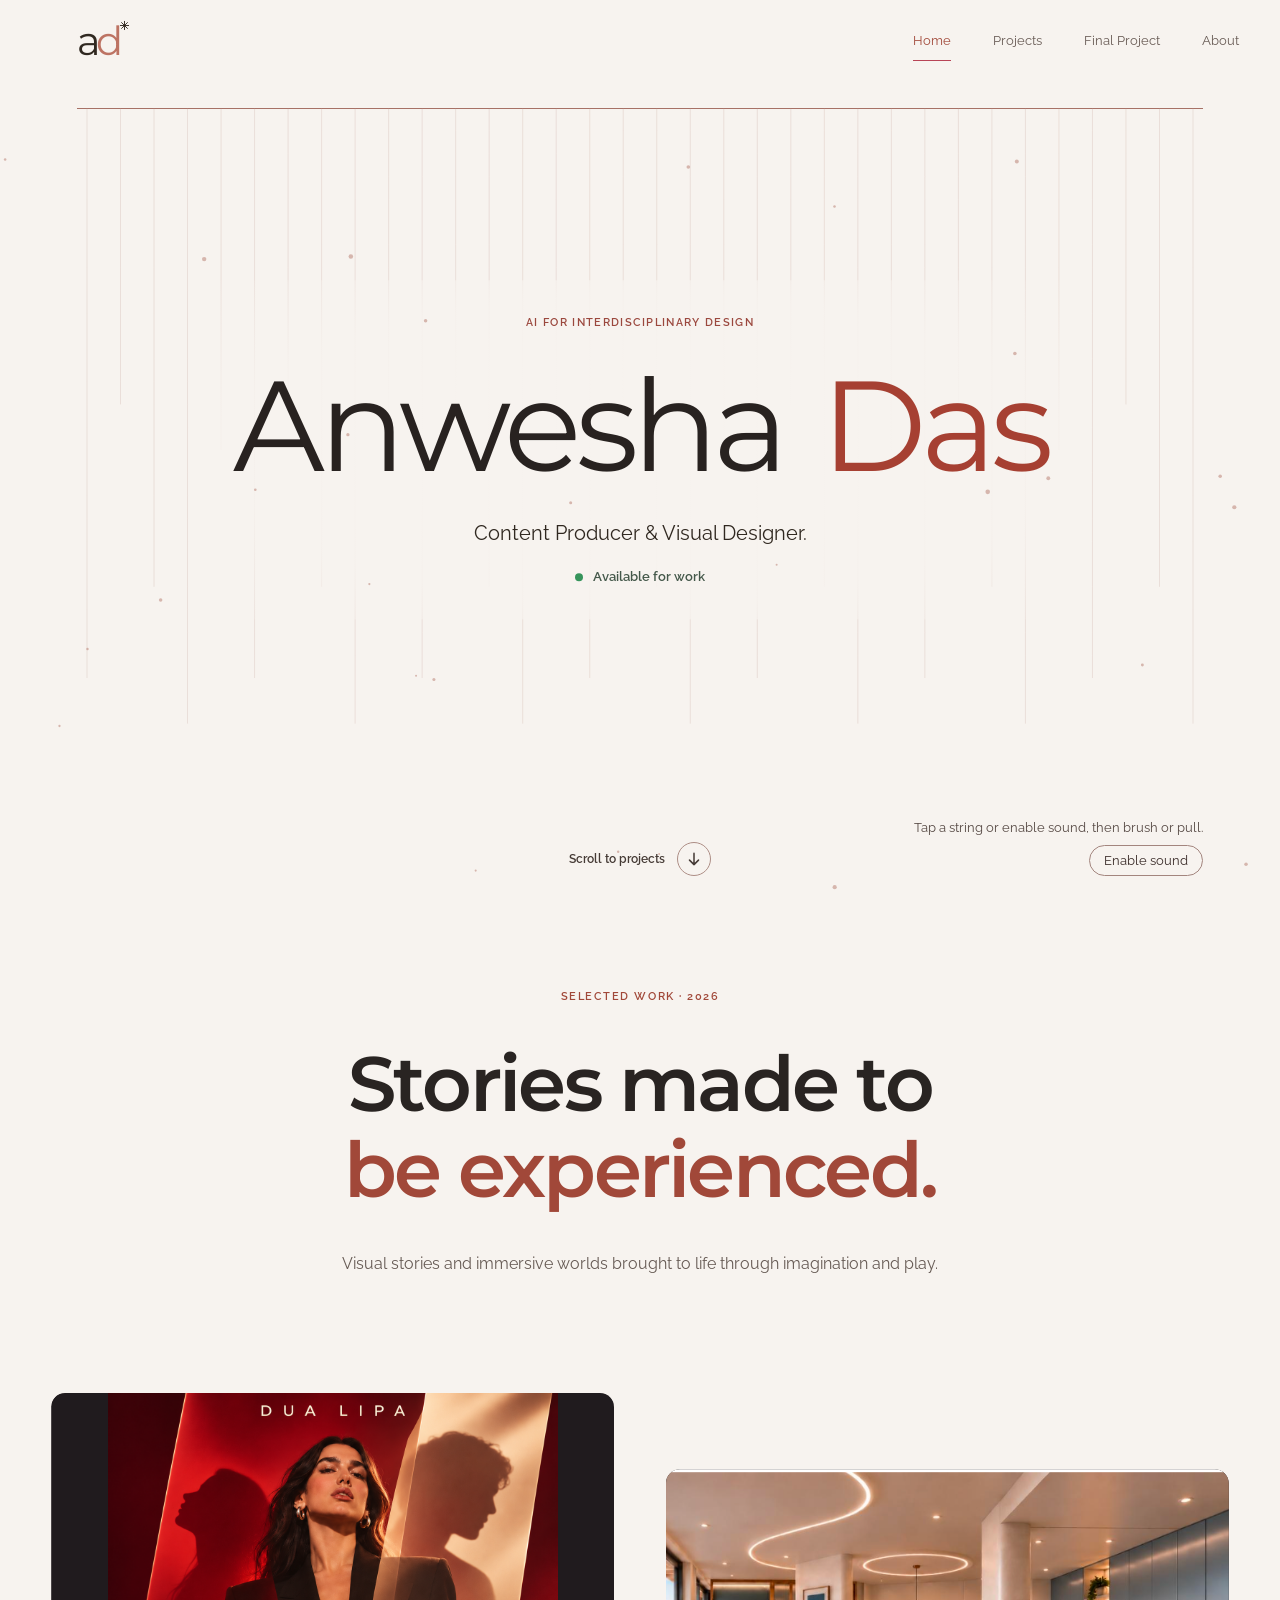
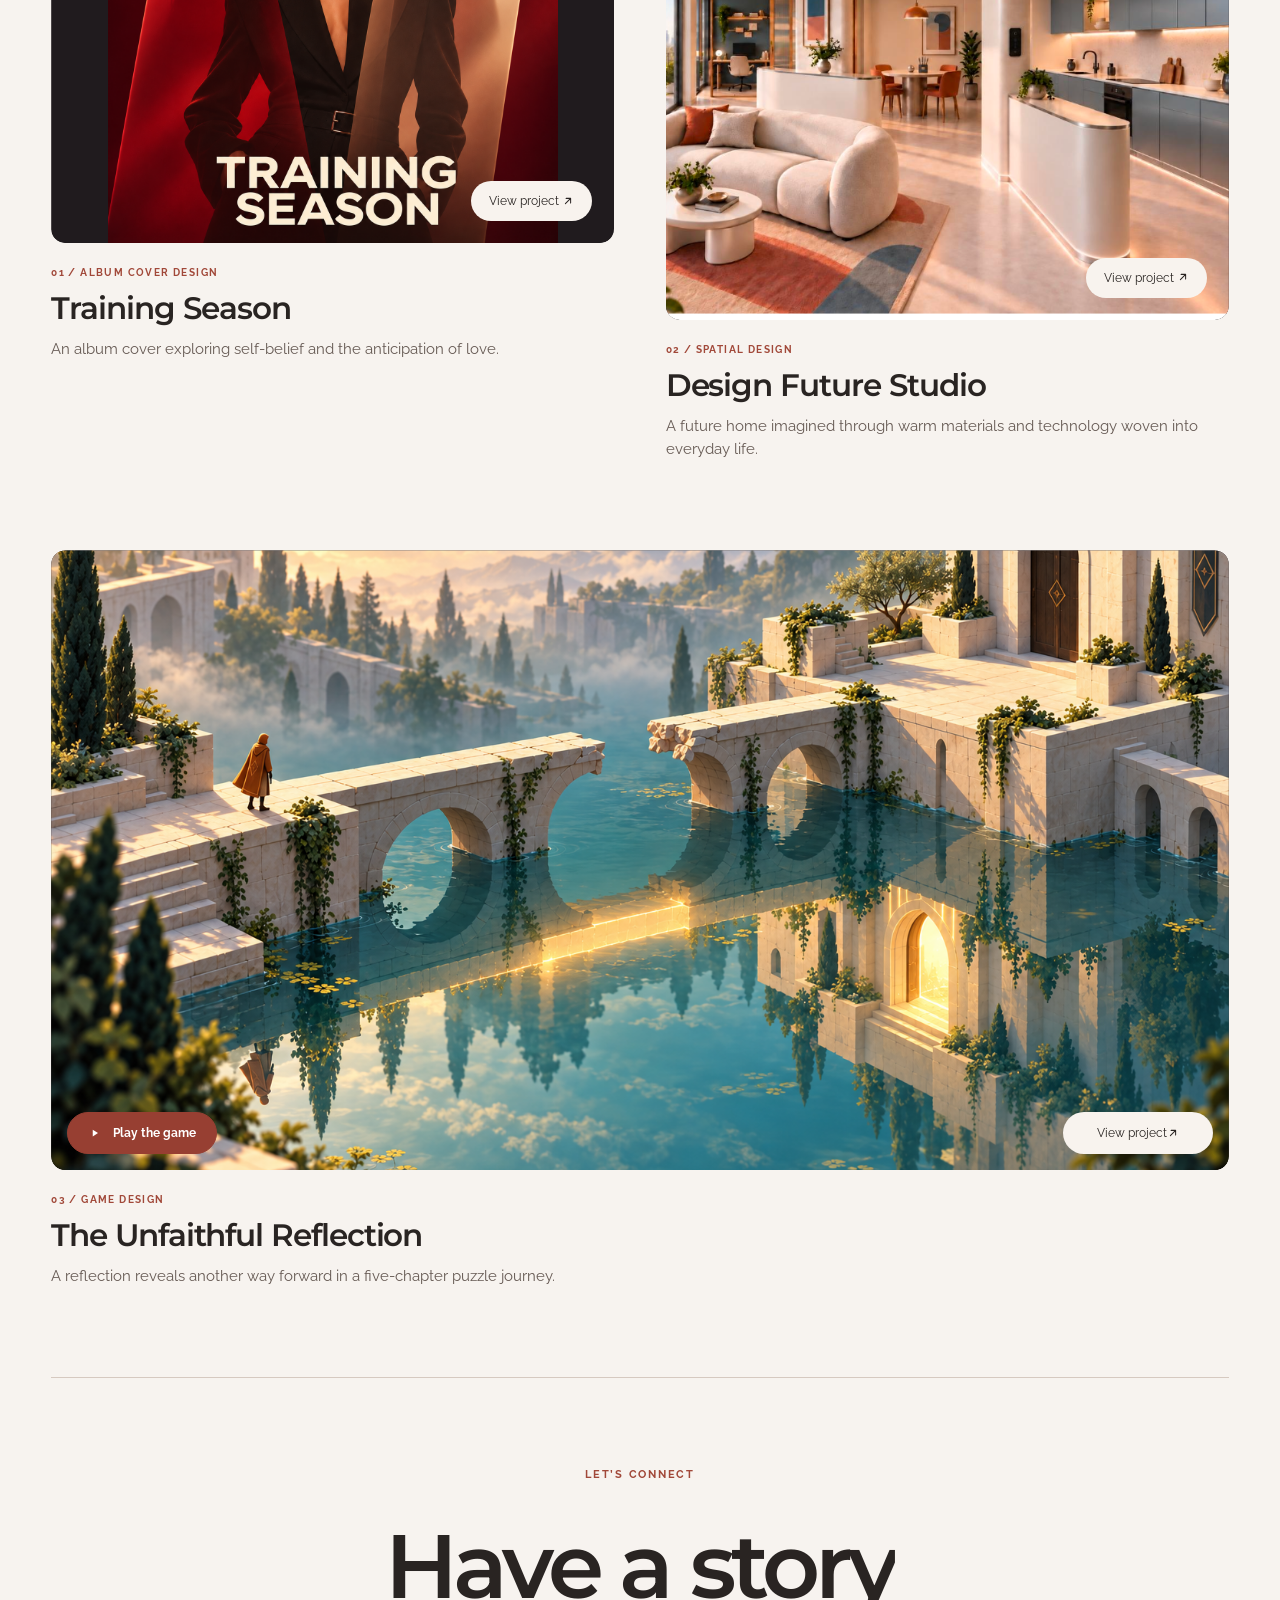
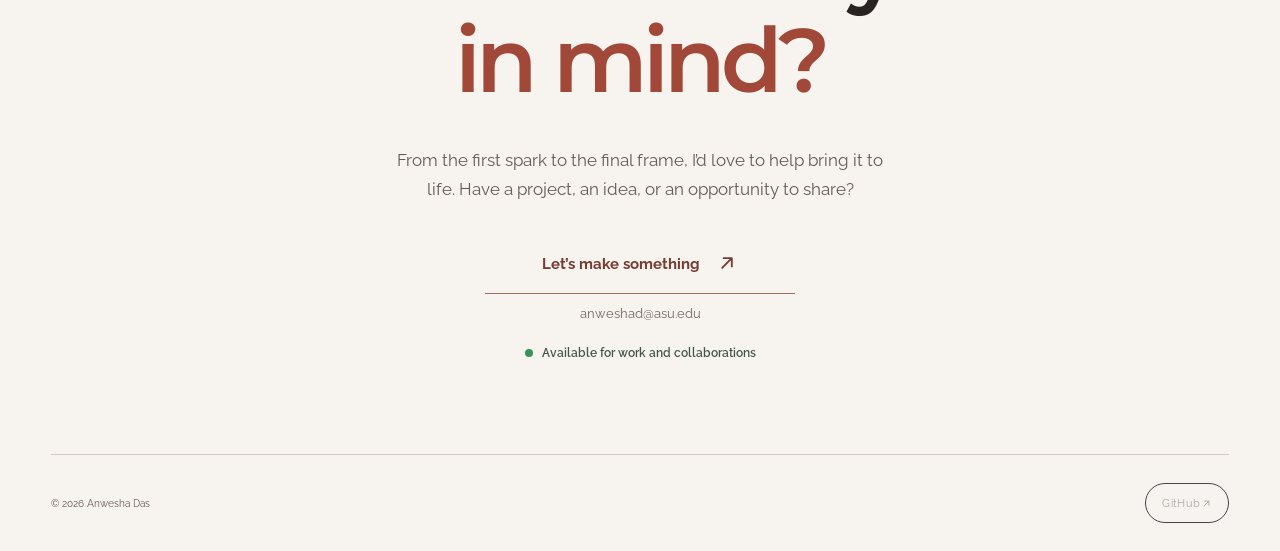
<file: index.html>
<!DOCTYPE html>
<html lang="en"><head><meta charset="UTF-8"><script>
if (!location.hash && 'scrollRestoration' in history) {
  history.scrollRestoration = 'manual';
  window.addEventListener('pageshow', () => {
    if (!location.hash) window.scrollTo({top: 0, left: 0, behavior: 'instant'});
  });
}
</script><meta name="viewport" content="width=device-width,initial-scale=1"><meta name="description" content="Anwesha Das explores visual expression, worldbuilding, and playful interaction through AI for interdisciplinary design."><title>Anwesha Das — AI for Interdisciplinary Design Portfolio</title><link rel="stylesheet" href="style.css?v=20261108-playable"><link rel="stylesheet" href="bridge.css?v=sound-control-fix"><link rel="stylesheet" href="folio.css?v=rounded-projects"><link rel="stylesheet" href="site-experience.css?v=final-project-nav-1"><link rel="stylesheet" href="project-carousel.css?v=deck-reveal"><link rel="stylesheet" href="contact-section.css?v=4"><link rel="stylesheet" href="curated-gallery.css?v=3"></head>
<body><header class="wrap"><a href="#home" class="logo" aria-label="Anwesha Das home">a<span>d</span><i><svg class="ui-icon" aria-hidden="true" focusable="false" viewBox="0 0 16 16" width="1em" height="1em" fill="none" stroke="currentColor" stroke-width="1.35" stroke-linecap="round" stroke-linejoin="round"><path d="M8 2v12M2 8h12M3.75 3.75l8.5 8.5m0-8.5-8.5 8.5"/></svg></i></a><nav aria-label="Main navigation"><a class="active" href="#home">Home</a><a href="#projects">Projects</a><a href="game.html" data-final-project>Final Project</a><button id="aboutOpen">About</button></nav></header>
<main id="home"><section class="bridge-intro" aria-labelledby="bridge-title">
  <div class="bridge-copy">
    <p class="bridge-course">AI for Interdisciplinary Design</p>
    <h1 id="bridge-title"><span class="name-first">Anwesha</span> <span class="name-last">Das</span></h1>
    <p class="bridge-role">Content Producer &amp; Visual Designer.</p>
    <p class="availability"><span class="availability-dot" aria-hidden="true"></span>Available for work</p>
  </div>
  <a class="scroll-cue" href="#projects"><span>Scroll to projects</span><span class="scroll-arrow" aria-hidden="true"><svg class="ui-icon" aria-hidden="true" focusable="false" viewBox="0 0 16 16" width="1em" height="1em" fill="none" stroke="currentColor" stroke-width="1.35" stroke-linecap="round" stroke-linejoin="round"><path d="M8 3v10m0 0-4-4m4 4 4-4"/></svg></span></a>
  <figure class="letter-curtain">
    <div class="thread-stage"><canvas tabindex="0" role="button" aria-label="Brush across the letters or drag one string. Use the left and right arrows to choose a string and Space to pluck it."></canvas></div>
    <figcaption><span>Brush the curtain or pull a letter.</span> <button id="chimes" type="button" aria-pressed="false" hidden>Enable sound</button></figcaption>
  </figure>
</section>
<section id="projects" class="featured-work" aria-labelledby="projects-title">
  <div class="wrap">
    <div class="work-introduction"><p class="work-label">Selected work · 2026</p><h2 id="projects-title" aria-label="Stories made to be experienced."><span class="work-line" aria-hidden="true"><span class="work-word">Stories</span> <span class="work-word">made</span> <span class="work-word">to</span></span><span class="work-line" aria-hidden="true"><span class="work-word">be</span> <span class="work-word">experienced.</span></span></h2><p class="work-deck">Visual stories and immersive worlds brought to life through imagination and play.</p></div>
    <div class="featured-grid" aria-label="Selected projects">
      <article class="featured-card">
        <a class="featured-image album-image" href="album.html" aria-label="View Training Season"><img src="assets/training-season-redesign.png" alt="Training Season album cover"><span class="view-case" aria-hidden="true">View project <svg class="ui-icon" aria-hidden="true" focusable="false" viewBox="0 0 16 16" width="1em" height="1em" fill="none" stroke="currentColor" stroke-width="1.35" stroke-linecap="round" stroke-linejoin="round"><path d="M4.5 11.5 11.5 4.5M5.5 4.5h6v6"/></svg></span></a>
        <div class="featured-caption"><span class="gallery-label">01 / ALBUM COVER DESIGN</span><h3><a href="album.html">Training Season</a></h3><p>An album cover exploring self-belief and the anticipation of love.</p></div>
      </article>
      <article class="featured-card">
        <a class="featured-image" href="environment.html" aria-label="View Design Future Studio"><img src="assets/future-space-studio.png" alt="Design Future Studio interior"><span class="view-case" aria-hidden="true">View project <svg class="ui-icon" aria-hidden="true" focusable="false" viewBox="0 0 16 16" width="1em" height="1em" fill="none" stroke="currentColor" stroke-width="1.35" stroke-linecap="round" stroke-linejoin="round"><path d="M4.5 11.5 11.5 4.5M5.5 4.5h6v6"/></svg></span></a>
        <div class="featured-caption"><span class="gallery-label">02 / SPATIAL DESIGN</span><h3><a href="environment.html">Design Future Studio</a></h3><p>A future home imagined through warm materials and technology woven into everyday life.</p></div>
      </article>
      <article class="featured-card featured-wide">
        <div class="game-card-media"><a class="featured-image" href="game.html" aria-label="View The Unfaithful Reflection"><img src="assets/TheUnfaithfulReflection.png" alt="A traveller facing a broken bridge above still water"><span class="view-case" aria-hidden="true">View project <svg class="ui-icon" aria-hidden="true" focusable="false" viewBox="0 0 16 16" width="1em" height="1em" fill="none" stroke="currentColor" stroke-width="1.35" stroke-linecap="round" stroke-linejoin="round"><path d="M4.5 11.5 11.5 4.5M5.5 4.5h6v6"/></svg></span></a><a class="featured-play" href="the-unfaithful-reflection/"><svg class="ui-icon" aria-hidden="true" focusable="false" viewBox="0 0 16 16" width="1em" height="1em" fill="none" stroke="currentColor" stroke-width="1.35" stroke-linecap="round" stroke-linejoin="round"><path d="M5 3.5v9l7-4.5z" fill="currentColor" stroke="none"/></svg> Play the game</a></div>
        <div class="featured-caption"><span class="gallery-label">03 / GAME DESIGN</span><h3><a href="game.html">The Unfaithful Reflection</a></h3><p>A reflection reveals another way forward in a five-chapter puzzle journey.</p></div>
      </article>
    </div>
  </div>
</section>
<section class="contact-section" id="contact" aria-labelledby="contact-title">
  <div class="wrap contact-content">
    <div class="contact-heading">
      <p class="contact-eyebrow">LET’S CONNECT</p>
      <h2 id="contact-title">Have a story <span>in mind?</span></h2>
    </div>
    <div class="contact-invitation">
      <p>From the first spark to the final frame, I’d love to help bring it to life. Have a project, an idea, or an opportunity to share?</p>
      <a class="contact-link" href="mailto:anweshad@asu.edu"><span>Let’s make something</span><span aria-hidden="true"><svg class="ui-icon" aria-hidden="true" focusable="false" viewBox="0 0 16 16" width="1em" height="1em" fill="none" stroke="currentColor" stroke-width="1.35" stroke-linecap="round" stroke-linejoin="round"><path d="M4.5 11.5 11.5 4.5M5.5 4.5h6v6"/></svg></span></a>
      <p class="contact-email">anweshad@asu.edu</p>
      <p class="contact-availability"><span aria-hidden="true"></span> Available for work and collaborations</p>
    </div>
  </div>
</section></main>
<footer class="wrap"><div>© 2026 Anwesha Das</div><div class="socials" aria-label="Social profile"><a href="https://github.com/Anweshad93" target="_blank" rel="noreferrer" aria-label="Anwesha Das on GitHub">GitHub <svg class="ui-icon" aria-hidden="true" focusable="false" viewBox="0 0 16 16" width="1em" height="1em" fill="none" stroke="currentColor" stroke-width="1.35" stroke-linecap="round" stroke-linejoin="round"><path d="M4.5 11.5 11.5 4.5M5.5 4.5h6v6"/></svg></a></div></footer>
<dialog id="about" aria-labelledby="about-title"><button class="close" aria-label="Close about">×</button><span class="eyebrow">About the designer</span><h2 id="about-title">Anwesha Das</h2><p>I’m a content producer and visual designer studying Media Arts and Sciences at Arizona State University.</p><p>My background is in music videos and television promos. Here, I’m exploring how a story changes when someone can step inside it, move through it, or play with it.</p><a class="folio-link" href="index.html#projects" onclick="this.closest('dialog').close()">View selected work <svg class="ui-icon" aria-hidden="true" focusable="false" viewBox="0 0 16 16" width="1em" height="1em" fill="none" stroke="currentColor" stroke-width="1.35" stroke-linecap="round" stroke-linejoin="round"><path d="M4.5 4.5l7 7M5.5 11.5h6v-6"/></svg></a></dialog><script src="bridge.js?v=enable-sound-2" defer></script><script src="navigation.js?v=final-project-1"></script><script src="featured-work.js?v=deck-reveal" defer></script><script src="site-experience.js?v=intro-counter" defer></script></body></html>
</file>
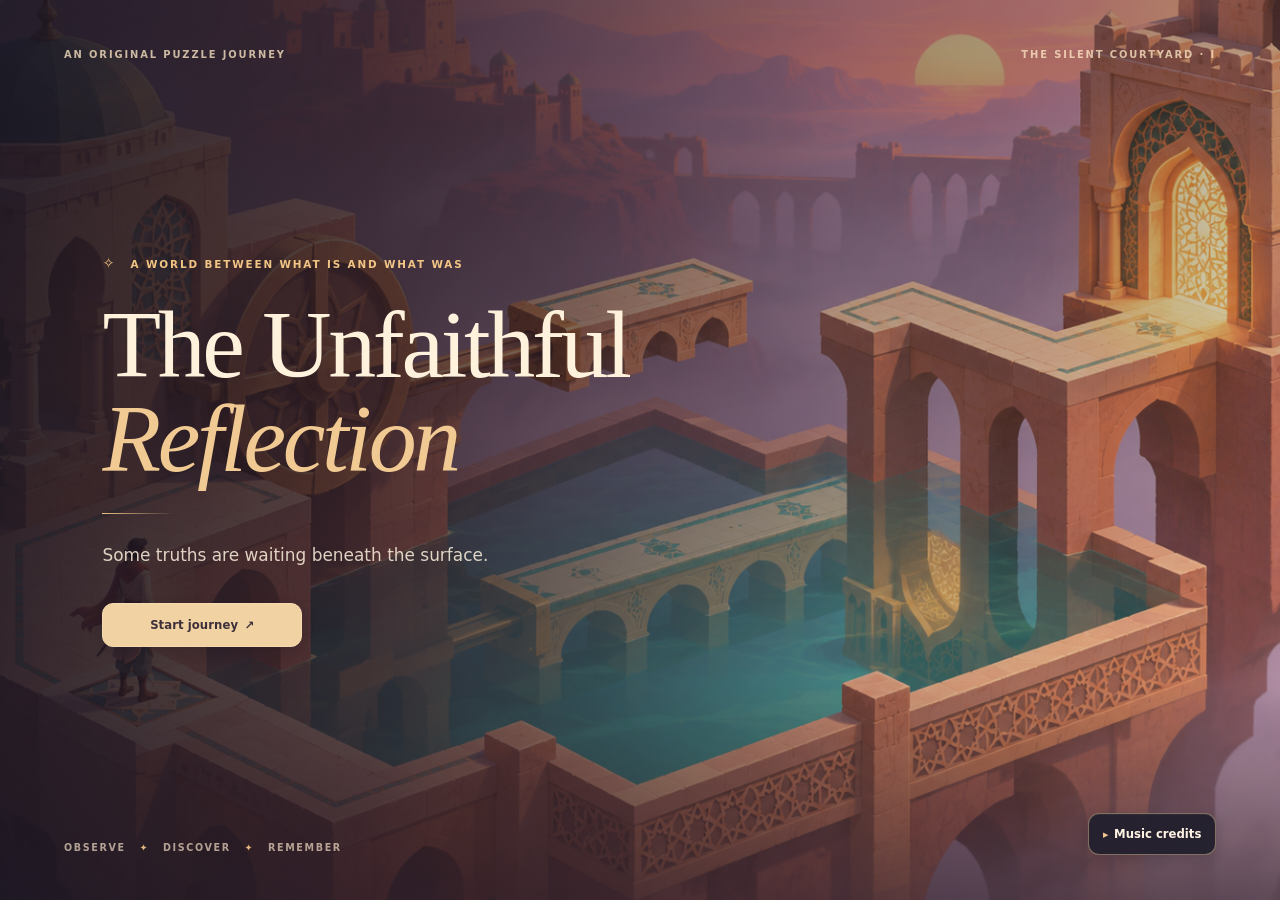
<file: game-illustrated-rebuild/index.html>
<!doctype html>
<html lang="en">
<head>
  <meta charset="utf-8">
  <meta name="viewport" content="width=device-width, initial-scale=1">
  <meta http-equiv="refresh" content="0; url=../the-unfaithful-reflection-first-draft/">
  <meta name="robots" content="noindex">
  <title>The Unfaithful Reflection First Draft</title>
  <link rel="canonical" href="../the-unfaithful-reflection-first-draft/">
</head>
<body><p>The game has a new address. <a href="../the-unfaithful-reflection-first-draft/">Play The Unfaithful Reflection First Draft</a>.</p></body>
</html>
</file>
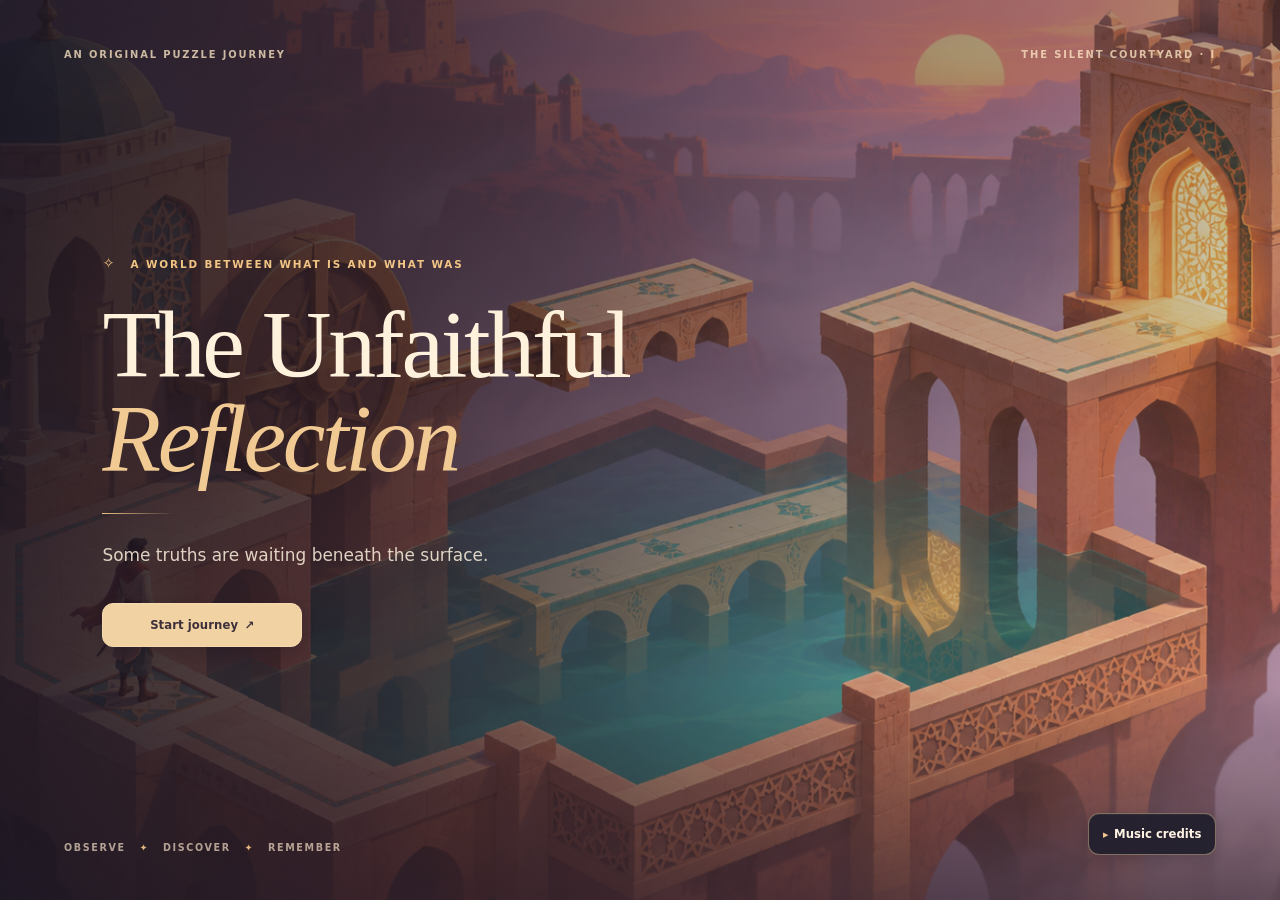
<file: game-next-phase/index.html>
<!doctype html>
<html lang="en" data-journey-chapter="1">
  <head><style>html,body{background:#765968}</style>
    <meta charset="UTF-8" />
    <meta name="viewport" content="width=device-width, initial-scale=1.0" />
    <meta name="theme-color" content="#8f697f" />
    <title>The Unfaithful Reflection</title>
    <link rel="stylesheet" href="./style.css?v=action-fade-20261127" />
    <link rel="stylesheet" href="../journey-ui/controls.css?v=15" />
  <link rel="stylesheet" href="../journey-ui/loading-themes.css?v=opening-copy-1"><link rel="stylesheet" href="../journey-ui/guide-typography.css?v=2"></head>
  <body>
    <main id="game" aria-label="The Unfaithful Reflection">
      <div id="scene" aria-hidden="true"></div>
      <section id="intro" class="opening" aria-labelledby="game-title">
        <div class="opening-art" aria-hidden="true"></div>
        <div class="opening-shade" aria-hidden="true"></div>
        <div class="opening-top"><span>An original puzzle journey</span><span class="opening-chapter">The Silent Courtyard · I</span></div>
        <div class="opening-audio">
          <details class="music-credits"><summary>Music credits</summary><p>“Tabuk” by Kevin MacLeod, <a href="https://incompetech.com/music/royalty-free/index.html?isrc=USUAN1100818" target="_blank" rel="noopener noreferrer">incompetech.com</a>. Licensed under <a href="https://creativecommons.org/licenses/by/4.0/" target="_blank" rel="noopener noreferrer">CC BY 4.0</a>. Loop edited for continuity.</p></details>
        </div>
        <div class="opening-content">
          <p class="opening-kicker"><span aria-hidden="true">✧</span> A world between what is and what was</p>
          <h1 id="game-title">The Unfaithful<br><em>Reflection</em></h1>
          <span class="opening-rule" aria-hidden="true"></span>
          <p class="opening-tagline">Some truths are waiting beneath the surface.</p>
          <button id="begin" class="opening-action" type="button"><span>Start journey</span><span aria-hidden="true">↗</span></button>
        </div>
        <p class="opening-bottom">Observe <span>✦</span> Discover <span>✦</span> Remember</p>
      </section>

      <section id="story" class="opening story-screen is-hidden" aria-labelledby="story-title">
        <div class="opening-art" aria-hidden="true"></div>
        <div class="story-shade" aria-hidden="true"></div>
        <div class="story-card">
          <p class="opening-kicker">Chapter I <span aria-hidden="true">✧</span> The Silent Courtyard</p>
          <h2 id="story-title">The water remembers.</h2>
          <span class="opening-rule" aria-hidden="true"></span>
          <p>Long ago, the people of this fortress vanished without a trace. A lone traveller has come seeking answers, guided by memories that linger in the water.</p>
          <p>Help him cross the forgotten courtyards, uncover their hidden clues, and discover what became of the people who once called this place home.</p>
          <button id="enter-courtyard" class="opening-action" type="button" disabled><span>Preparing the courtyard…</span><span aria-hidden="true">↗</span></button>
          <p id="startup-error" class="startup-error" role="alert" hidden></p>
        </div>
      </section>

      <header id="hud" class="hud is-hidden" aria-live="polite">
        <div class="objective-card">
          <div class="objective-meta">
            <span id="chapter-step" class="step-label">Outer Crossing</span>
            <span id="world-state" class="world-state">Real world</span>
          </div>
          <p id="objective">Drag across the water to reveal what it remembers.</p>
          <p id="joint-status" class="joint-status" aria-live="polite">Find the path that leads to the door.</p>
          <p id="memory-line" class="memory-line" aria-live="polite"><span>Your search</span> Discover what happened to the missing inhabitants.</p>
        </div>
        <div class="game-actions" aria-label="Game controls">
          <button id="sound" title="Sound" class="icon-action" type="button" aria-pressed="true">Sound on</button>
          <button id="pause" title="Pause or resume" class="icon-action" type="button" aria-pressed="false">Pause</button>
          <button id="restart" title="Restart puzzle" class="icon-action" type="button">Restart</button>
          <details class="game-music-credits music-credits"><summary title="Music credits">Music credits</summary><p>“Tabuk” by Kevin MacLeod, <a href="https://incompetech.com/music/royalty-free/index.html?isrc=USUAN1100818" target="_blank" rel="noopener noreferrer">incompetech.com</a>. Licensed under <a href="https://creativecommons.org/licenses/by/4.0/" target="_blank" rel="noopener noreferrer">CC BY 4.0</a>. Loop edited for continuity.</p></details><div class="journey-chapter-progress" role="progressbar" aria-label="Chapter progress" aria-valuemin="0" aria-valuemax="100" aria-valuenow="0" aria-valuetext="Chapter 1 of 5, 0% through this chapter"><div class="journey-chapter-progress-heading"><span>Journey</span><span>1 / 5</span></div><div class="journey-chapter-progress-track" aria-hidden="true"><span class="is-current"></span></div></div>
        </div>
      </header>

      <div id="prompt" class="prompt is-hidden" role="status"></div>
      <aside id="guide-speech" class="guide-speech is-hidden" aria-live="polite" aria-atomic="true">
        <span class="guide-name">✦ The Guide</span><p id="guide-words"></p>
      </aside>
      <button id="wheel-cue" class="wheel-cue is-hidden" type="button" aria-label="Walk to and press the red button">Tap the red button <span aria-hidden="true">↓</span></button>

      <nav id="travel-controls" class="travel-controls is-hidden" aria-label="Courtyard actions">
        <button id="go-wheel" type="button">Walk to button</button>
        <button id="turn-wheel" type="button">Press red button</button>
        <button id="go-dais" type="button">Walk to platform</button>
        <button id="switch-world" type="button">Switch world</button>
        <button id="cross-bridge" type="button">Cross bridge</button>
        <button id="return-bridge" type="button">Walk back</button>
        <button id="go-door" type="button">Reach doorway</button>
      </nav>

      <section id="pause-panel" class="panel pause-panel is-hidden" aria-labelledby="pause-title">
        <p class="eyebrow">The memory is waiting</p>
        <h2 id="pause-title">Game paused</h2>
        <button id="resume" class="primary-action" type="button">Continue</button>
      </section>

      <section id="ending" class="panel ending-panel is-hidden" aria-labelledby="ending-title">
        <p class="eyebrow">Memory restored</p>
        <h2 id="ending-title">The doorway remembers you.</h2>
        <p class="story-copy">The first memory leads to the moonlit garden. The journey continues shortly.</p>
        <a id="continue-journey" class="primary-action continue-action" href="../puzzle-two-garden/?v=garden-art-20261127">Continue to the moonlit garden</a>
      </section>

      <div id="loading" aria-hidden="true">
        <span class="loading-mark" aria-hidden="true"></span>
        <p>The courtyard remembers…</p>
      </div>
      <div class="grain" aria-hidden="true"></div>
    </main>
    <script>
      if (location.protocol === 'file:') {
        const button = document.getElementById('begin');
        button.addEventListener('click', () => {
          button.insertAdjacentText('afterend', ' Please open the game using Play Game.command in the portfolio folder.');
          button.disabled = true;
        }, { once: true });
      }
    </script>
    <script>
      // The opening must respond before the larger 3D module and traveller
      // model have loaded. The story's enter button remains disabled until
      // the courtyard is ready.
      (() => {
        const intro = document.getElementById('intro');
        const story = document.getElementById('story');
        let underlayTimer;
        const flow = window.openingFlow = {
          started: false,
          onStart: null,
          cancel() {
            clearTimeout(underlayTimer);
            this.started = false;
          },
        };
        if (location.protocol === 'file:') return;
        document.getElementById('begin').addEventListener('click', () => {
          if (flow.started) return;
          flow.started = true;
          intro.inert = true;
          intro.classList.add('opening-dismiss-content');
          flow.onStart?.();
          // Bring in the story while the title copy fades, so no empty
          // intermediate screen appears between the two opening pages.
          story.classList.remove('is-hidden');
          underlayTimer = setTimeout(() => {
            if (flow.started) intro.classList.add('is-hidden');
          }, 350);
        });
      })();
    </script>
    <script>
      // The artwork stays visible while the courtyard prepares. If the 3D
      // module fails, explain the problem on the existing story page instead
      // of leaving its action permanently disabled with no explanation.
      (() => {
        const report = () => {
          const button = document.getElementById('enter-courtyard');
          const loader = document.getElementById('loading');
          if (loader.classList.contains('is-hidden')) return;
          button.disabled = true;
          const message = document.getElementById('startup-error');
          message.textContent = 'The courtyard could not load. Refresh the page and try again.';
          message.hidden = false;
          button.querySelector('span').textContent = 'Courtyard unavailable';
        };
        window.addEventListener('error', event => {
          const target = event.target;
          if (event.error || (target instanceof HTMLScriptElement && target.type === 'module')) report();
        }, true);
        window.addEventListener('unhandledrejection', report);
      })();
    </script>
    <script src="./opening-audio.js?v=tabuk-6"></script>
    <script type="module" src="./scene3d.js?v=garden-art-20261127"></script>
  </body>
</html>
</file>
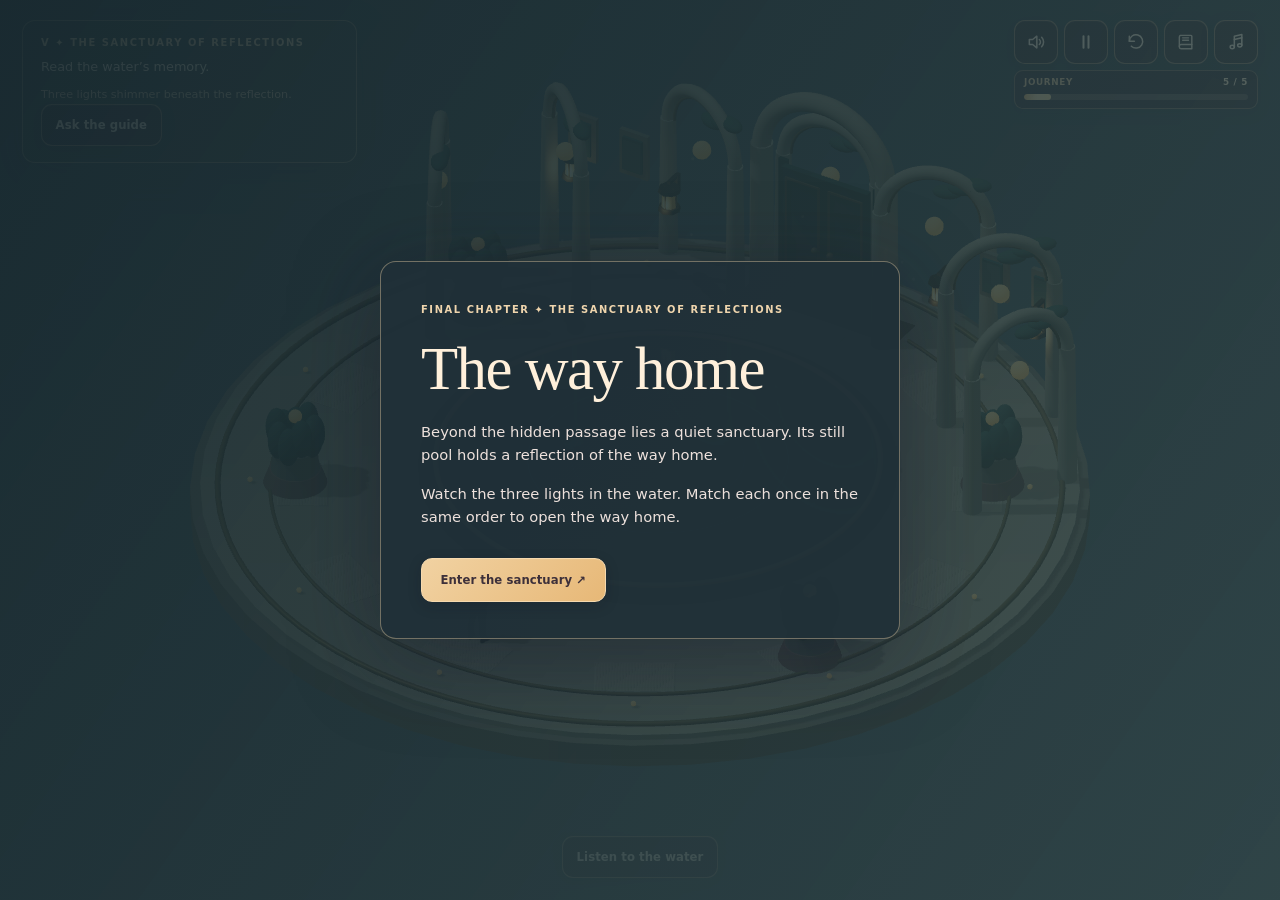
<file: puzzle-five-sanctuary/index.html>
<!doctype html><html lang="en" data-journey-chapter="5"><head><meta charset="utf-8"><meta name="viewport" content="width=device-width,initial-scale=1"><meta name="theme-color" content="#233c45"><script src="../journey-ui/arrival-transition.js?v=journey-five-20261120"></script><title>The Unfaithful Reflection · The Sanctuary of Reflections</title><link rel="icon" href="data:,"><link rel="stylesheet" href="../puzzle-two-garden/style.css?v=reflection-memory-1"><link rel="stylesheet" href="../journey-ui/controls.css?v=15"><link rel="stylesheet" href="../journey-ui/guide-typography.css?v=2"><link rel="stylesheet" href="style.css?v=poster-ending-1"><link rel="stylesheet" href="../journey-ui/action-entrances.css?v=1"></head>
<body><main id="game" aria-label="The Unfaithful Reflection, final chapter"><div id="scene" aria-hidden="true"></div><header class="hud"><div class="objective"><div class="objective-heading"><span class="eyebrow">V ✦ The Sanctuary of Reflections</span></div><p id="objective">Look to the water.</p><p id="status" aria-live="polite">The last path leads to a quiet pool.</p><button id="hint" type="button">Ask the guide</button></div><div class="top-actions"><button id="sound" type="button" aria-pressed="true">Sound on</button><button id="pause" type="button" aria-pressed="false">Pause</button><button id="restart" type="button">Restart puzzle</button><details class="credits"><summary>Music credits</summary><p>“The Dervish’s Surrender” by Emand_Edroff (Giovanni Rapiti), <a href="https://pixabay.com/music/ambient-the-dervishx27s-surrender-530156/" target="_blank" rel="noopener noreferrer">Pixabay</a>, <a href="https://pixabay.com/service/license-summary/" target="_blank" rel="noopener noreferrer">Pixabay Content License</a>. An opening excerpt is blended into a loop.</p></details><div class="journey-chapter-progress" role="progressbar" aria-label="Chapter progress" aria-valuemin="0" aria-valuemax="100" aria-valuenow="0"><div class="journey-chapter-progress-heading"><span>Journey</span><span>5 / 5</span></div><div class="journey-chapter-progress-track" aria-hidden="true"><span class="is-current"></span></div></div></div></header>
<aside class="guide hidden" role="status"><span>✦ The Guide</span><p id="guide"></p></aside>
<section id="reflection-puzzle" class="reflection-puzzle" aria-labelledby="reflection-puzzle-title" hidden>
  <div class="reflection-puzzle-heading"><div><span>THE WATER REMEMBERS</span><h2 id="reflection-puzzle-title">Follow the lights</h2></div><button type="button" id="replay-reflection">Replay the lights ↻</button></div>
  <p id="memory-status" aria-live="polite">Watch the three lights in the water, then match each once in the same order.</p>
  <p id="reflection-cue" class="reflection-cue" aria-live="polite"></p>
  <div class="memory-choices" role="group" aria-label="Repeat the reflected lights"><button type="button" data-memory-choice="0"><i class="memory-dot gold-dot" aria-hidden="true"></i>Gold</button><button type="button" data-memory-choice="1"><i class="memory-dot aqua-dot" aria-hidden="true"></i>Aqua</button><button type="button" data-memory-choice="2"><i class="memory-dot lilac-dot" aria-hidden="true"></i>Lilac</button></div>
</section><nav class="controls" aria-label="Sanctuary actions"><button id="begin-reflection" type="button">Listen to the water</button><button id="return-home" type="button" hidden>Open the way home</button><button id="welcome-home" type="button" hidden>Welcome them home</button><button id="finish" type="button" hidden>Remember this moment</button></nav>
<section id="opening" class="overlay" aria-labelledby="opening-title"><div class="card"><span class="eyebrow">Final chapter ✦ The Sanctuary of Reflections</span><h1 id="opening-title">The way home</h1><p>Beyond the hidden passage lies a quiet sanctuary. Its still pool holds a reflection of the way home.</p><p>Watch the three lights in the water. Match each once in the same order to open the way home.</p><button id="start" class="primary" type="button">Enter the sanctuary ↗</button></div></section><section id="pause-panel" class="overlay hidden" aria-labelledby="pause-title"><div class="card compact"><span class="eyebrow">The sanctuary is waiting</span><h2 id="pause-title">Journey paused.</h2><button id="resume" class="primary" type="button">Continue</button></div></section><section id="ending" class="overlay hidden" aria-labelledby="ending-title"><div class="card"><span class="eyebrow">THE JOURNEY COMPLETE</span><h2 id="ending-title">They found their way home.</h2><p>The star remembered. The golden globe awakened. The lantern led them back. A grateful hand, a warm light, and a fortress alive once more.</p></div></section><section id="final-poster" class="final-poster" hidden aria-labelledby="final-poster-title"><div class="final-poster-art" aria-hidden="true"></div><div class="final-poster-shade" aria-hidden="true"></div><div class="final-poster-top">An original puzzle journey <span>✦ &nbsp; The journey complete</span></div><div class="final-poster-content"><p class="final-poster-kicker">✧ &nbsp; The journey is complete</p><h1 id="final-poster-title">The Unfaithful<br><em>Reflection</em></h1><span class="final-poster-rule" aria-hidden="true"></span><p class="final-poster-tagline">The fortress is home again.</p><a class="ending-play-again" href="../game-next-phase/?v=garden-art-20261127">Play again <span aria-hidden="true">↗</span></a></div><p class="final-poster-bottom">Observe <span>✦</span> Discover <span>✦</span> Remember</p></section><div id="loading" role="status">The sanctuary is taking shape…</div></main><script>window.addEventListener('error',()=>{const el=document.getElementById('loading');if(!el.classList.contains('hidden'))el.textContent='The sanctuary could not start. Please refresh and try again.'},true);</script><script type="module" src="game.js?v=garden-art-20261127"></script></body></html>
</file>
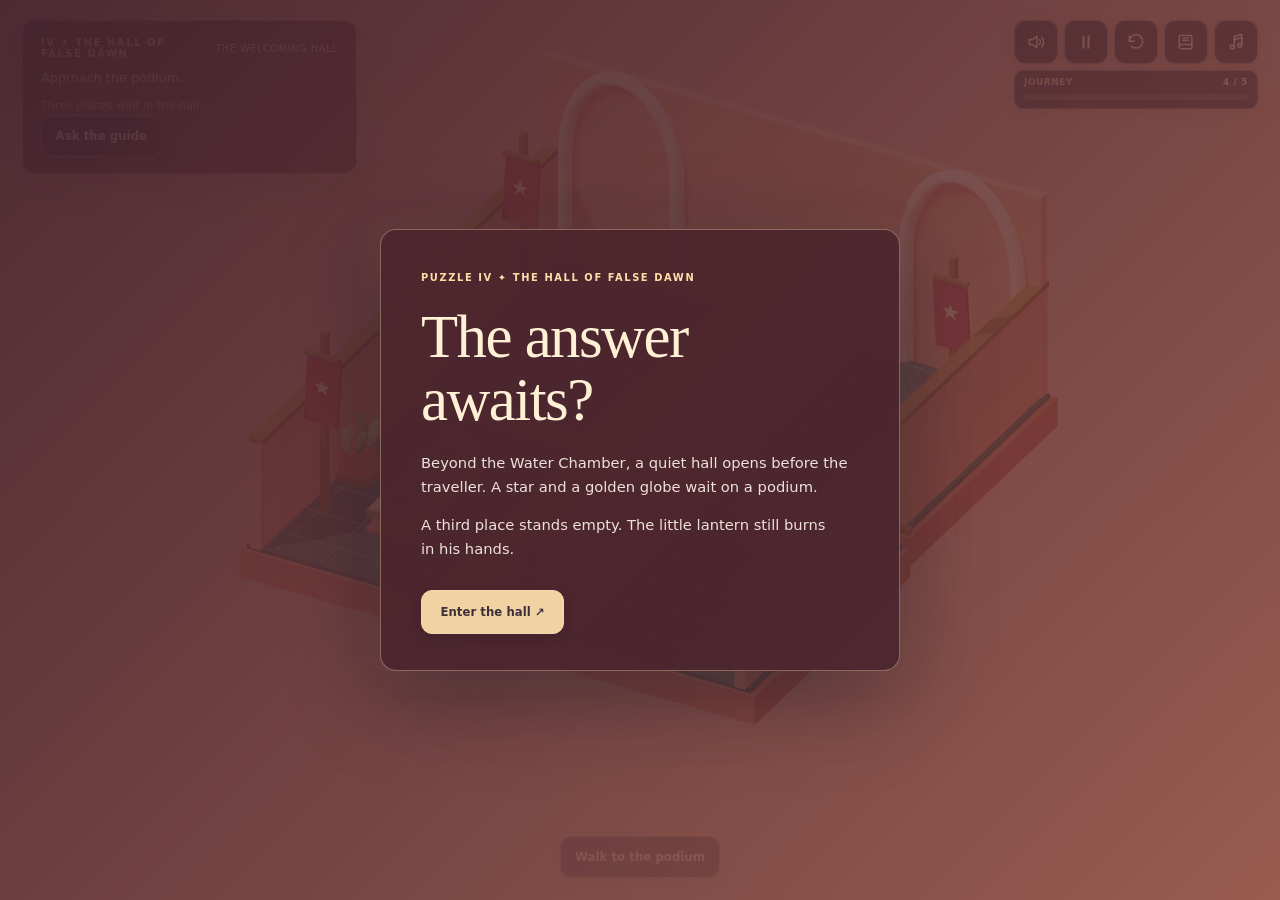
<file: puzzle-four-doorway/index.html>
<!doctype html>
<html lang="en" data-journey-chapter="4"><head><style>html,body{background:#53363f}</style><meta charset="utf-8"><script src="../journey-ui/arrival-transition.js?v=journey-five-20261120"></script><meta name="viewport" content="width=device-width,initial-scale=1"><meta name="theme-color" content="#a35a5b"><title>The Unfaithful Reflection · The Missing Doorway</title><link rel="icon" href="data:,"><link rel="stylesheet" href="../puzzle-two-garden/style.css?v=guide-attached-1"><link rel="stylesheet" href="style.css?v=reflection-clarity-2"><link rel="stylesheet" href="../journey-ui/controls.css?v=15"><link rel="stylesheet" href="../journey-ui/loading-themes.css?v=opening-copy-1"><link rel="stylesheet" href="../journey-ui/guide-typography.css?v=2"><link rel="stylesheet" href="../journey-ui/action-entrances.css?v=1"></head>
<body><main id="game" aria-label="The Unfaithful Reflection, puzzle four"><div id="scene" aria-hidden="true"></div>
<header class="hud"><div class="objective"><div class="objective-heading"><span class="eyebrow">IV ✦ The Hall of False Dawn</span><span class="world" id="world">The welcoming hall</span></div><p id="objective">Approach the podium.</p><p id="status" aria-live="polite">Three places wait in the hall.</p><button id="hint" type="button">Ask the guide</button></div><div class="top-actions"><button id="sound" title="Sound" type="button" aria-pressed="true">Sound on</button><button id="pause" title="Pause or resume" type="button" aria-pressed="false">Pause</button><button id="restart" title="Restart puzzle" type="button">Restart puzzle</button><details class="credits"><summary title="Music credits">Music credits</summary><p>“Ibn Al-Noor” and “Hidden Wonders” by Kevin MacLeod, <a href="https://incompetech.com/music/royalty-free/index.html?isrc=USUAN1100706" target="_blank" rel="noopener noreferrer">Ibn Al-Noor</a>, <a href="https://incompetech.com/music/royalty-free/index.html?isrc=USUAN1700006" target="_blank" rel="noopener noreferrer">Hidden Wonders</a>, <a href="https://creativecommons.org/licenses/by/4.0/" target="_blank" rel="noopener noreferrer">CC BY 4.0</a>. The opening uses a looping excerpt with playback fades; both tracks fade during transitions.</p></details><div class="journey-chapter-progress" role="progressbar" aria-label="Chapter progress" aria-valuemin="0" aria-valuemax="100" aria-valuenow="0" aria-valuetext="Chapter 4 of 5, 0% through this chapter"><div class="journey-chapter-progress-heading"><span>Journey</span><span>4 / 5</span></div><div class="journey-chapter-progress-track" aria-hidden="true"><span class="is-current"></span></div></div><aside id="arch-panel" class="reflection arch-panel" hidden aria-label="Close-up of the reflected arch"><span class="reflection-title">THE BROKEN REFLECTION</span><p>Turn each colored piece to match the faint doorway outline.</p><svg viewBox="0 0 100 90" role="img" aria-label="Three pieces of a reflected doorway and a faint outline to match"><path class="arch-target" d="M20 78 L20 40 Q20 24 35 15 Q50 6 65 15 Q80 24 80 40 L80 78"/><g id="arch-left" transform="rotate(90 25 45)"><path d="M20 78 L20 40 Q20 24 35 15"/></g><g id="arch-top" transform="rotate(270 50 15)"><path d="M35 15 Q50 6 65 15"/></g><g id="arch-right" transform="rotate(90 75 45)"><path d="M65 15 Q80 24 80 40 L80 78"/></g></svg><p id="arch-status" aria-live="polite">The reflected arch is broken.</p></aside></div></header>
<aside class="guide hidden" role="status" aria-live="polite"><span>✦ The Guide</span><p id="guide"></p></aside>
<aside id="reflection" class="reflection" hidden aria-live="polite"><span class="reflection-title">THE STAR'S TRAIL · STEP <b id="junction-number">1</b> OF 3</span><p>The lantern reveals a star in the water. Find its matching tile.</p><div class="reflection-options"><div id="reflect-left"><span class="reflected-door" aria-hidden="true">✦</span><strong id="reflect-left-symbol">✦</strong><small id="reflect-left-name">Star</small></div><div id="reflect-right"><span class="reflected-door" aria-hidden="true">✦</span><strong id="reflect-right-symbol">◆</strong><small id="reflect-right-name">Diamond</small></div></div></aside>
<aside id="seal-reflection" class="reflection" hidden aria-live="polite"><span class="reflection-title">THE WATER REMEMBERS</span><p>The garden's golden globe appears in the water and at the doorway.</p><svg class="reflected-globe" viewBox="0 0 100 64" role="img" aria-label="A golden globe surrounded by two tilted rings"><circle cx="50" cy="32" r="13"/><ellipse cx="50" cy="32" rx="32" ry="11" transform="rotate(-25 50 32)"/><ellipse cx="50" cy="32" rx="28" ry="9" transform="rotate(35 50 32)"/></svg><p>Let its light wake the doorway's seal.</p></aside>

<nav class="controls" aria-label="Hall actions"><button id="approach" type="button">Walk to the podium</button><button id="place-lantern" type="button" hidden>Place the lantern</button><button id="investigate" type="button" hidden>Investigate the reflection</button><button id="turn-left" type="button" hidden>Turn left piece ↻</button><button id="turn-top" type="button" hidden>Turn top piece ↻</button><button id="turn-right" type="button" hidden>Turn right piece ↻</button><button id="cross" type="button" hidden>Cross to the far side</button><button id="reveal-star" type="button" hidden>Shine the lantern on the water</button><button id="follow" type="button" hidden>Follow the star</button><button id="left" type="button" hidden>Choose left</button><button id="right" type="button" hidden>Choose right</button><button id="wake-seal" type="button" hidden>Wake the globe seal</button><button id="enter" type="button" hidden>Enter the hidden passage</button></nav>
<section id="opening" class="overlay" aria-labelledby="opening-title"><div class="card"><span class="eyebrow">Puzzle IV ✦ The Hall of False Dawn</span><h1 id="opening-title">The answer awaits?</h1><p>Beyond the Water Chamber, a quiet hall opens before the traveller. A star and a golden globe wait on a podium.</p><p>A third place stands empty. The little lantern still burns in his&nbsp;hands.</p><button id="start" class="primary" type="button">Enter the hall ↗</button></div></section>
<section id="pause-panel" class="overlay hidden" aria-labelledby="pause-title"><div class="card compact"><span class="eyebrow">The hall is waiting</span><h2 id="pause-title">Journey paused.</h2><button id="resume" class="primary" type="button">Continue</button></div></section>
<section id="ending" class="overlay hidden" aria-labelledby="ending-title"><div class="card"><span class="eyebrow">A WAY BEYOND THE ILLUSION</span><h2 id="ending-title">The hidden doorway opens.</h2><p>Beyond the passage, the sanctuary waits. The journey continues shortly.</p><div class="ending-actions"><a class="primary continue-link" href="../puzzle-five-sanctuary/?v=garden-art-20261127" hidden>Continue to the sanctuary ↗</a></div></div></section><div id="loading" role="status">The hall is taking shape…</div></main>
<script>window.addEventListener('error',()=>{const el=document.getElementById('loading');if(!el.classList.contains('hidden'))el.textContent='The hall could not start. Please refresh and try again.'},true);window.addEventListener('unhandledrejection',()=>{const el=document.getElementById('loading');if(!el.classList.contains('hidden'))el.textContent='The hall could not start. Please refresh and try again.'});</script><script type="module" src="game.js?v=garden-art-20261127"></script></body></html>
</file>
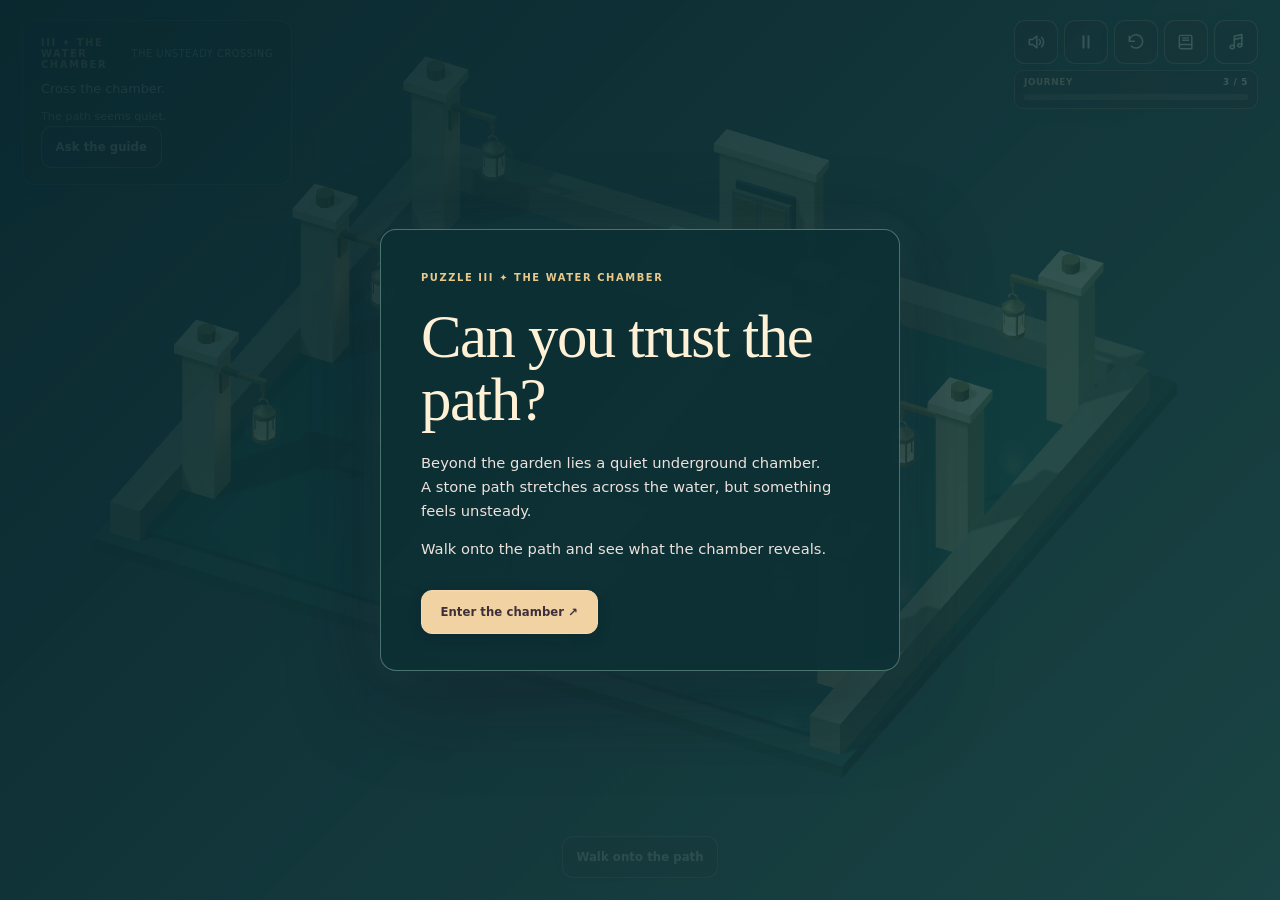
<file: puzzle-three-chamber/index.html>
<!doctype html>
<html lang="en" data-journey-chapter="3"><head><style>html,body{background:#102f37}</style><meta charset="utf-8"><script src="../journey-ui/arrival-transition.js?v=journey-five-20261120"></script><meta name="viewport" content="width=device-width,initial-scale=1"><meta name="theme-color" content="#132c35"><title>The Unfaithful Reflection · The Water Chamber</title><link rel="stylesheet" href="../puzzle-two-garden/style.css?v=guide-attached-1"><link rel="stylesheet" href="style.css?v=water-visible-1"><link rel="stylesheet" href="../journey-ui/controls.css?v=15"><link rel="stylesheet" href="../journey-ui/loading-themes.css?v=opening-copy-1"><link rel="stylesheet" href="../journey-ui/guide-typography.css?v=2"><link rel="stylesheet" href="../journey-ui/action-entrances.css?v=1"></head>
<body><main id="game" aria-label="The Unfaithful Reflection, puzzle three"><div id="scene" aria-hidden="true"></div>
<header class="hud"><div class="objective"><div class="objective-heading"><span class="eyebrow">III ✦ The Water Chamber</span><span class="world">The unsteady crossing</span></div><p id="objective">Cross the chamber.</p><p id="status" aria-live="polite">The path seems quiet.</p><button id="hint" type="button">Ask the guide</button><p id="light-description" class="clue" aria-live="polite"></p><p id="clue" class="clue" aria-live="polite"></p></div><div class="top-actions"><button id="sound" title="Sound" type="button" aria-pressed="true">Sound on</button><button id="pause" title="Pause or resume" type="button" aria-pressed="false">Pause</button><button id="restart" title="Restart puzzle" type="button">Restart puzzle</button><details class="credits"><summary title="Music credits">Music credits</summary><p>“Mystery Bazaar” by Kevin MacLeod, <a href="https://incompetech.com/music/royalty-free/index.html?isrc=USUAN1700005" target="_blank" rel="noopener noreferrer">incompetech.com</a>, <a href="https://creativecommons.org/licenses/by/4.0/" target="_blank" rel="noopener noreferrer">CC BY 4.0</a>.</p></details><div class="journey-chapter-progress" role="progressbar" aria-label="Chapter progress" aria-valuemin="0" aria-valuemax="100" aria-valuenow="0" aria-valuetext="Chapter 3 of 5, 0% through this chapter"><div class="journey-chapter-progress-heading"><span>Journey</span><span>3 / 5</span></div><div class="journey-chapter-progress-track" aria-hidden="true"><span class="is-current"></span></div></div></div></header><div id="water-clue" class="water-clue" aria-live="polite" hidden><span id="water-symbol" class="water-symbol" aria-hidden="true"></span><div><span class="water-label">Water reflection · <span id="water-row"></span></span><p id="water-description"></p><p>Find the same mark on the next row of stones.</p></div></div>
<aside class="guide hidden" role="status" aria-live="polite"><span>✦ The Guide</span><p id="guide"></p></aside>

<aside id="seal-clue" class="seal-clue" hidden aria-live="polite"><span class="water-label">The hidden lanterns</span><p>A light beyond the doorway sends two slow flashes. Find a lantern that answers with the same two flashes.</p><p id="seal-progress">0 of 3 boxes opened</p></aside>
<nav class="controls" aria-label="Chamber actions"><button data-memory="0" type="button" hidden>Turn upper left</button><button data-memory="1" type="button" hidden>Turn upper right</button><button data-memory="2" type="button" hidden>Turn lower left</button><button data-memory="3" type="button" hidden>Turn lower right</button><button id="cross" type="button">Walk onto the path</button><button data-step="0" type="button" hidden>Step left ◇</button><button data-step="1" type="button" hidden>Step middle ○</button><button data-step="2" type="button" hidden>Step right △</button><button data-alcove="0" type="button" hidden>Touch diamond ◇</button><button data-alcove="1" type="button" hidden>Touch circle ○</button><button data-alcove="2" type="button" hidden>Touch triangle △</button><button id="collect" type="button" hidden>Take the little lantern</button><button id="door-continue" type="button" hidden>Enter the doorway</button></nav>
<section id="opening" class="overlay" aria-labelledby="opening-title"><div class="card"><span class="eyebrow">Puzzle III ✦ The Water Chamber</span><h1 id="opening-title">Can you trust the path?</h1><p>Beyond the garden lies a quiet underground chamber. A stone path stretches across the water, but something feels unsteady.</p><p>Walk onto the path and see what the chamber reveals.</p><button id="start" class="primary" type="button">Enter the chamber ↗</button></div></section>
<section id="pause-panel" class="overlay hidden" aria-labelledby="pause-title"><div class="card compact"><span class="eyebrow">The chamber is waiting</span><h2 id="pause-title">Journey paused.</h2><button id="resume" class="primary" type="button">Continue</button></div></section>
<section id="ending" class="overlay hidden" aria-labelledby="ending-title"><div class="card"><span class="eyebrow">A light found</span><h2 id="ending-title">A light still burns.</h2><p>The lantern lights the way to the hall. The journey continues shortly.</p><div class="ending-actions"><a class="primary continue-link" href="../puzzle-four-doorway/?v=garden-art-20261127">Continue to the hall ↗</a></div></div></section><div id="loading" role="status">The chamber is taking shape…</div></main>
<script>
  // Explain startup errors instead of leaving a permanent loading screen.
  (() => {
    const loading = document.getElementById('loading');
    if (location.protocol === 'file:') {
      loading.textContent = 'Please open the game using Play Puzzle Three.command in the portfolio folder.';
      return;
    }
    const fail = () => {
      if (!loading.classList.contains('hidden')) {
        loading.textContent = 'The chamber could not start. Please refresh the page and try again.';
      }
    };
    window.addEventListener('error', fail, true);
    window.addEventListener('unhandledrejection', fail);
    setTimeout(() => {
      if (!loading.classList.contains('hidden') && loading.textContent === 'The chamber is taking shape…') {
        loading.textContent = 'The chamber is still loading. Please wait a moment.';
      }
    }, 12000);
  })();
</script>
<script type="module" src="game.js?v=garden-art-20261127"></script></body></html>
</file>
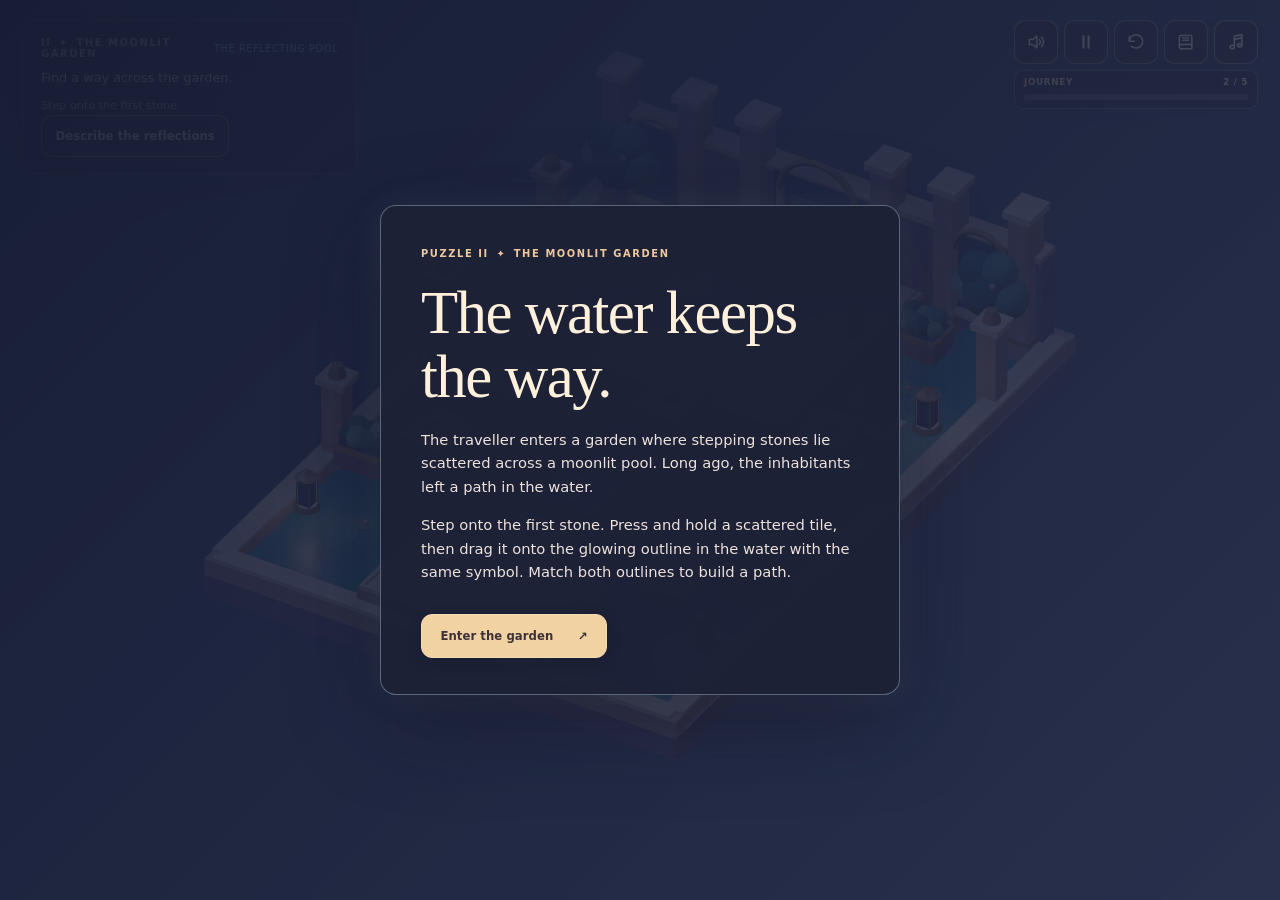
<file: puzzle-two-garden/index.html>
<!doctype html>
<html lang="en" data-journey-chapter="2">
<head><style>html,body{background:#252b45}</style>
  <meta charset="utf-8"><script src="../journey-ui/arrival-transition.js?v=journey-five-20261120"></script>
  <meta name="viewport" content="width=device-width, initial-scale=1">
  <meta name="theme-color" content="#25263b">
  <title>The Unfaithful Reflection · Moonlit Garden</title>
  <link rel="stylesheet" href="style.css?v=action-fade-20261127">
  <link rel="stylesheet" href="../journey-ui/controls.css?v=15">
<link rel="stylesheet" href="../journey-ui/loading-themes.css?v=opening-copy-1"><link rel="stylesheet" href="../journey-ui/guide-typography.css?v=2"></head>
<body>
<main id="game" aria-label="The Unfaithful Reflection, puzzle two">
  <div id="scene" aria-hidden="true"></div>
  <header class="hud">
    <div class="objective" aria-live="polite">
      <div class="objective-heading"><span class="eyebrow">II <span aria-hidden="true">✦</span> The Moonlit Garden</span><span class="world">The reflecting pool</span></div>
      <p id="objective">Find a way across the garden.</p>
      <p id="status">Find the first stone.</p>
      <button type="button" id="describe-clue">Describe the reflections</button>
      <p id="clue" class="clue"></p>
    </div>
    <div class="top-actions" aria-label="Game settings">
      <button id="sound" title="Sound" type="button" aria-pressed="true">Sound on</button>
      <button id="pause" title="Pause or resume" type="button" aria-pressed="false">Pause</button>
      <button id="restart" title="Restart puzzle" type="button">Restart puzzle</button>
      <details class="credits"><summary title="Music credits">Music credits</summary><p>“Desert City” by Kevin MacLeod, <a href="https://incompetech.com/music/royalty-free/index.html?isrc=USUAN1100564" target="_blank" rel="noopener noreferrer">incompetech.com</a>, <a href="https://creativecommons.org/licenses/by/4.0/" target="_blank" rel="noopener noreferrer">CC BY 4.0</a>.</p></details><div class="journey-chapter-progress" role="progressbar" aria-label="Chapter progress" aria-valuemin="0" aria-valuemax="100" aria-valuenow="0" aria-valuetext="Chapter 2 of 5, 0% through this chapter"><div class="journey-chapter-progress-heading"><span>Journey</span><span>2 / 5</span></div><div class="journey-chapter-progress-track" aria-hidden="true"><span class="is-current"></span></div></div>
    </div>
  </header>
  <aside class="guide hidden" role="status" aria-live="polite"><span>✦ The Guide</span><p id="guide"></p></aside>
  <nav id="controls" class="controls" aria-label="Garden actions">
    <button type="button" id="first" hidden>Step onto the first stone</button>
    <button type="button" id="choose-crescent" aria-pressed="false" hidden>Select crescent stone ☾</button>
    <button type="button" id="choose-star" aria-pressed="false" hidden>Select star stone ✦</button>
    <button type="button" id="choose-sun" aria-pressed="false" hidden>Select sun stone ☼</button>
    <button type="button" id="choose-diamond" aria-pressed="false" hidden>Select diamond stone ◆</button>
    <button type="button" id="choose-triangle" aria-pressed="false" hidden>Select triangle stone ▲</button>
    <button type="button" id="slot-0" hidden>Place in near reflection</button>
    <button type="button" id="slot-1" hidden>Place in far reflection</button>
    <button type="button" id="cross" hidden>Cross the path</button>
    <button type="button" id="collect" hidden>Touch the tree</button>
    <button type="button" id="take-key" hidden>Take the glowing key</button>
    <button type="button" id="door" hidden>Enter the magical door</button>
  </nav>
  <section id="opening" class="overlay" aria-labelledby="opening-title"><div class="card">
    <span class="eyebrow">Puzzle II <span aria-hidden="true">✦</span> The Moonlit Garden</span>
    <h1 id="opening-title">The water keeps the way.</h1>
    <p>The traveller enters a garden where stepping stones lie scattered across a moonlit pool. Long ago, the inhabitants left a path in the&nbsp;water.</p>
    <p>Step onto the first stone. Press and hold a scattered tile, then drag it onto the glowing outline in the water with the same symbol. Match both outlines to build a path.</p>
    <button id="start" type="button" class="primary">Enter the garden <span aria-hidden="true">↗</span></button>
  </div></section>
  <section id="pause-panel" class="overlay hidden" aria-labelledby="pause-title"><div class="card compact"><span class="eyebrow">The garden is waiting</span><h2 id="pause-title">Journey paused.</h2><button id="resume" type="button" class="primary">Continue</button></div></section>
  <section id="ending" class="overlay hidden" aria-labelledby="ending-title"><div class="card"><span class="eyebrow">A memory found</span><h2 id="ending-title">The garden remembers.</h2><p>The garden’s light leads to the water chamber. The journey continues shortly.</p><a class="primary continue-link" href="../puzzle-three-chamber/?v=garden-art-20261127">Continue to the water chamber ↗</a></div></section>
  <div id="loading" role="status">The garden is taking shape…</div>
</main>
<script>
  // Explain startup problems instead of leaving a silent, unresponsive screen.
  (() => {
    const loading = document.getElementById('loading');
    if (location.protocol === 'file:') {
      loading.textContent = 'Please open the game using Play Game.command in the portfolio folder.';
      return;
    }
    const fail = () => {
      if (!loading.classList.contains('hidden')) {
        loading.textContent = 'The garden could not start. Please refresh the page and try again.';
      }
    };
    window.addEventListener('error', fail, true);
    window.addEventListener('unhandledrejection', fail);
    setTimeout(() => {
      if (!loading.classList.contains('hidden') && loading.textContent === 'The garden is taking shape…') {
        loading.textContent = 'The garden is still loading. Please wait a moment.';
      }
    }, 12000);
  })();
</script>
<script type="module" src="game.js?v=garden-art-20261127"></script>
</body>
</html>
</file>
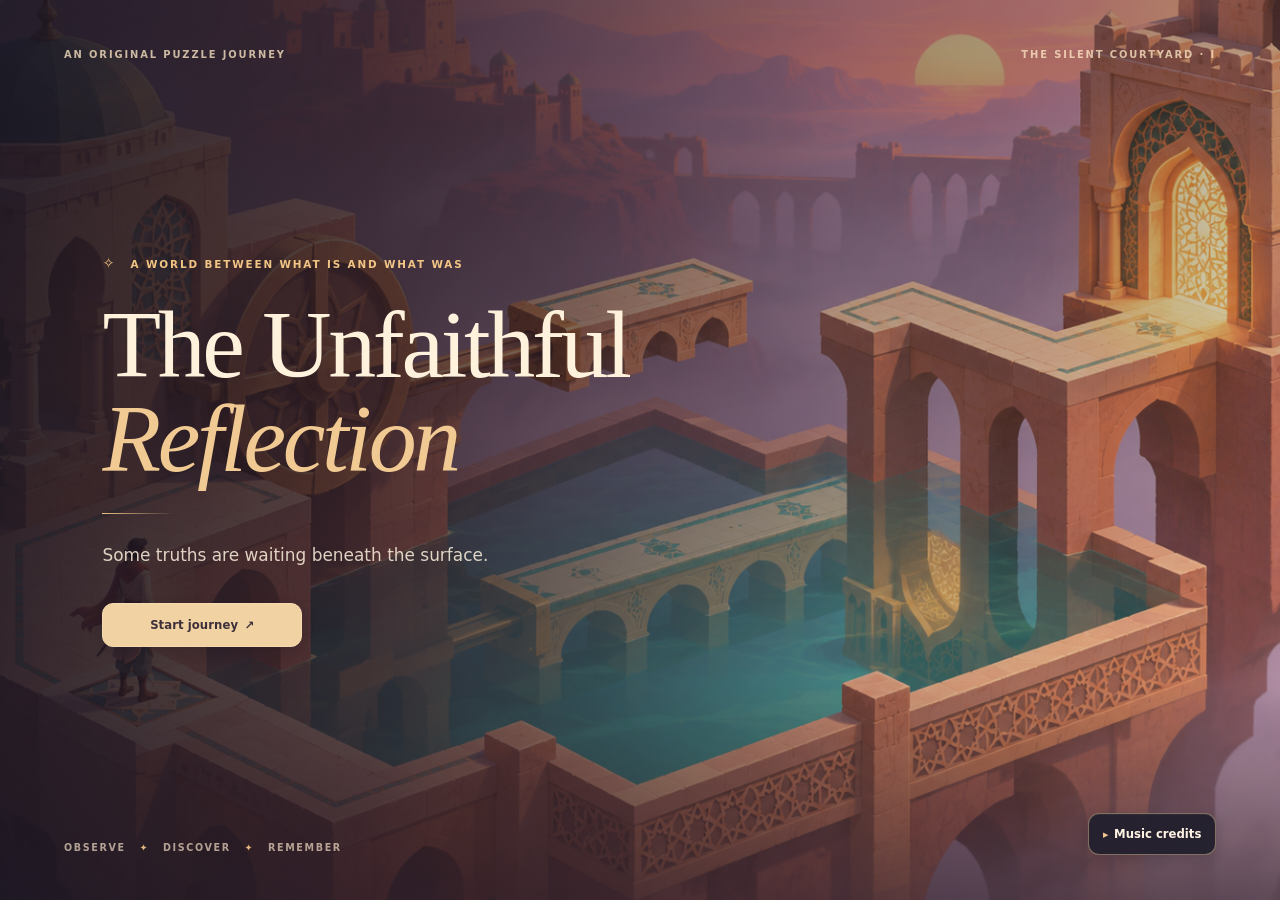
<file: the-unfaithful-reflection-first-draft/index.html>
<!doctype html>
<html lang="en">
<head>
  <meta charset="utf-8">
  <meta name="viewport" content="width=device-width,initial-scale=1">
  <meta http-equiv="refresh" content="0; url=../game-next-phase/?v=garden-art-20261127">
  <title>The Unfaithful Reflection</title>
</head>
<body>
  <p>The journey has moved. <a href="../game-next-phase/?v=garden-art-20261127">Play The Unfaithful Reflection, Chapters I–V</a>.</p>
</body>
</html>
</file>
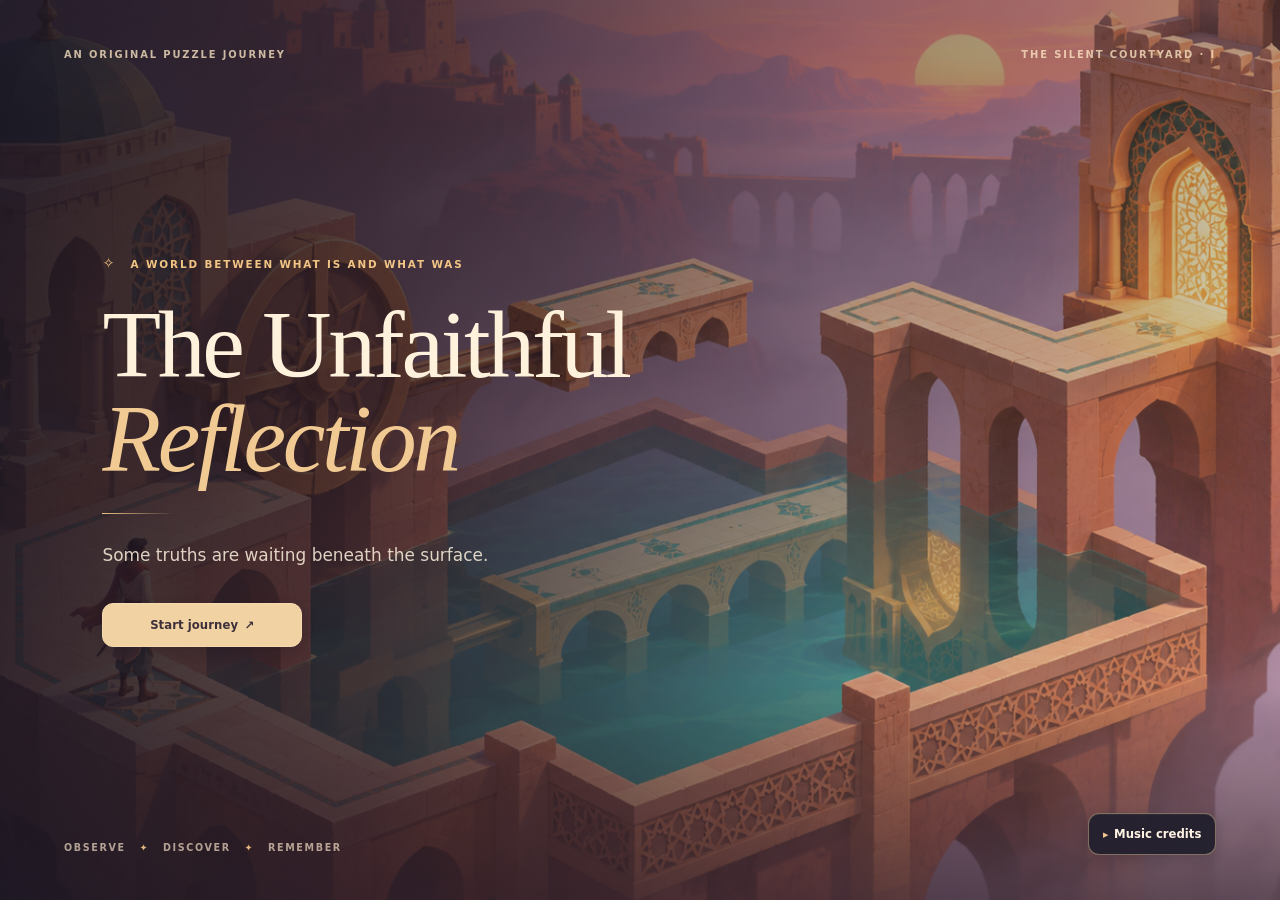
<file: the-unfaithful-reflection/index.html>
<!doctype html>
<html lang="en" data-journey-chapter="1">
  <head><base href="../game-next-phase/"><style>html,body{background:#765968}</style>
    <meta charset="UTF-8" />
    <meta name="viewport" content="width=device-width, initial-scale=1.0" />
    <meta name="theme-color" content="#8f697f" />
    <title>The Unfaithful Reflection</title>
    <link rel="stylesheet" href="./style.css?v=action-fade-20261127" />
    <link rel="stylesheet" href="../journey-ui/controls.css?v=15" />
  <link rel="stylesheet" href="../journey-ui/loading-themes.css?v=opening-copy-1"><link rel="stylesheet" href="../journey-ui/guide-typography.css?v=2"></head>
  <body>
    <main id="game" aria-label="The Unfaithful Reflection">
      <div id="scene" aria-hidden="true"></div>
      <section id="intro" class="opening" aria-labelledby="game-title">
        <div class="opening-art" aria-hidden="true"></div>
        <div class="opening-shade" aria-hidden="true"></div>
        <div class="opening-top"><span>An original puzzle journey</span><span class="opening-chapter">The Silent Courtyard · I</span></div>
        <div class="opening-audio">
          <details class="music-credits"><summary>Music credits</summary><p>“Tabuk” by Kevin MacLeod, <a href="https://incompetech.com/music/royalty-free/index.html?isrc=USUAN1100818" target="_blank" rel="noopener noreferrer">incompetech.com</a>. Licensed under <a href="https://creativecommons.org/licenses/by/4.0/" target="_blank" rel="noopener noreferrer">CC BY 4.0</a>. Loop edited for continuity.</p></details>
        </div>
        <div class="opening-content">
          <p class="opening-kicker"><span aria-hidden="true">✧</span> A world between what is and what was</p>
          <h1 id="game-title">The Unfaithful<br><em>Reflection</em></h1>
          <span class="opening-rule" aria-hidden="true"></span>
          <p class="opening-tagline">Some truths are waiting beneath the surface.</p>
          <button id="begin" class="opening-action" type="button"><span>Start journey</span><span aria-hidden="true">↗</span></button>
        </div>
        <p class="opening-bottom">Observe <span>✦</span> Discover <span>✦</span> Remember</p>
      </section>

      <section id="story" class="opening story-screen is-hidden" aria-labelledby="story-title">
        <div class="opening-art" aria-hidden="true"></div>
        <div class="story-shade" aria-hidden="true"></div>
        <div class="story-card">
          <p class="opening-kicker">Chapter I <span aria-hidden="true">✧</span> The Silent Courtyard</p>
          <h2 id="story-title">The water remembers.</h2>
          <span class="opening-rule" aria-hidden="true"></span>
          <p>Long ago, the people of this fortress vanished without a trace. A lone traveller has come seeking answers, guided by memories that linger in the water.</p>
          <p>Help him cross the forgotten courtyards, uncover their hidden clues, and discover what became of the people who once called this place home.</p>
          <button id="enter-courtyard" class="opening-action" type="button" disabled><span>Preparing the courtyard…</span><span aria-hidden="true">↗</span></button>
          <p id="startup-error" class="startup-error" role="alert" hidden></p>
        </div>
      </section>

      <header id="hud" class="hud is-hidden" aria-live="polite">
        <div class="objective-card">
          <div class="objective-meta">
            <span id="chapter-step" class="step-label">Outer Crossing</span>
            <span id="world-state" class="world-state">Real world</span>
          </div>
          <p id="objective">Drag across the water to reveal what it remembers.</p>
          <p id="joint-status" class="joint-status" aria-live="polite">Find the path that leads to the door.</p>
          <p id="memory-line" class="memory-line" aria-live="polite"><span>Your search</span> Discover what happened to the missing inhabitants.</p>
        </div>
        <div class="game-actions" aria-label="Game controls">
          <button id="sound" title="Sound" class="icon-action" type="button" aria-pressed="true">Sound on</button>
          <button id="pause" title="Pause or resume" class="icon-action" type="button" aria-pressed="false">Pause</button>
          <button id="restart" title="Restart puzzle" class="icon-action" type="button">Restart</button>
          <details class="game-music-credits music-credits"><summary title="Music credits">Music credits</summary><p>“Tabuk” by Kevin MacLeod, <a href="https://incompetech.com/music/royalty-free/index.html?isrc=USUAN1100818" target="_blank" rel="noopener noreferrer">incompetech.com</a>. Licensed under <a href="https://creativecommons.org/licenses/by/4.0/" target="_blank" rel="noopener noreferrer">CC BY 4.0</a>. Loop edited for continuity.</p></details><div class="journey-chapter-progress" role="progressbar" aria-label="Chapter progress" aria-valuemin="0" aria-valuemax="100" aria-valuenow="0" aria-valuetext="Chapter 1 of 5, 0% through this chapter"><div class="journey-chapter-progress-heading"><span>Journey</span><span>1 / 5</span></div><div class="journey-chapter-progress-track" aria-hidden="true"><span class="is-current"></span></div></div>
        </div>
      </header>

      <div id="prompt" class="prompt is-hidden" role="status"></div>
      <aside id="guide-speech" class="guide-speech is-hidden" aria-live="polite" aria-atomic="true">
        <span class="guide-name">✦ The Guide</span><p id="guide-words"></p>
      </aside>
      <button id="wheel-cue" class="wheel-cue is-hidden" type="button" aria-label="Walk to and press the red button">Tap the red button <span aria-hidden="true">↓</span></button>

      <nav id="travel-controls" class="travel-controls is-hidden" aria-label="Courtyard actions">
        <button id="go-wheel" type="button">Walk to button</button>
        <button id="turn-wheel" type="button">Press red button</button>
        <button id="go-dais" type="button">Walk to platform</button>
        <button id="switch-world" type="button">Switch world</button>
        <button id="cross-bridge" type="button">Cross bridge</button>
        <button id="return-bridge" type="button">Walk back</button>
        <button id="go-door" type="button">Reach doorway</button>
      </nav>

      <section id="pause-panel" class="panel pause-panel is-hidden" aria-labelledby="pause-title">
        <p class="eyebrow">The memory is waiting</p>
        <h2 id="pause-title">Game paused</h2>
        <button id="resume" class="primary-action" type="button">Continue</button>
      </section>

      <section id="ending" class="panel ending-panel is-hidden" aria-labelledby="ending-title">
        <p class="eyebrow">Memory restored</p>
        <h2 id="ending-title">The doorway remembers you.</h2>
        <p class="story-copy">The first memory leads to the moonlit garden. The journey continues shortly.</p>
        <a id="continue-journey" class="primary-action continue-action" href="../puzzle-two-garden/?v=garden-art-20261127">Continue to the moonlit garden</a>
      </section>

      <div id="loading" aria-hidden="true">
        <span class="loading-mark" aria-hidden="true"></span>
        <p>The courtyard remembers…</p>
      </div>
      <div class="grain" aria-hidden="true"></div>
    </main>
    <script>
      if (location.protocol === 'file:') {
        const button = document.getElementById('begin');
        button.addEventListener('click', () => {
          button.insertAdjacentText('afterend', ' Please open the game using Play Game.command in the portfolio folder.');
          button.disabled = true;
        }, { once: true });
      }
    </script>
    <script>
      // The opening must respond before the larger 3D module and traveller
      // model have loaded. The story's enter button remains disabled until
      // the courtyard is ready.
      (() => {
        const intro = document.getElementById('intro');
        const story = document.getElementById('story');
        let underlayTimer;
        const flow = window.openingFlow = {
          started: false,
          onStart: null,
          cancel() {
            clearTimeout(underlayTimer);
            this.started = false;
          },
        };
        if (location.protocol === 'file:') return;
        document.getElementById('begin').addEventListener('click', () => {
          if (flow.started) return;
          flow.started = true;
          intro.inert = true;
          intro.classList.add('opening-dismiss-content');
          flow.onStart?.();
          // Bring in the story while the title copy fades, so no empty
          // intermediate screen appears between the two opening pages.
          story.classList.remove('is-hidden');
          underlayTimer = setTimeout(() => {
            if (flow.started) intro.classList.add('is-hidden');
          }, 350);
        });
      })();
    </script>
    <script>
      // The artwork stays visible while the courtyard prepares. If the 3D
      // module fails, explain the problem on the existing story page instead
      // of leaving its action permanently disabled with no explanation.
      (() => {
        const report = () => {
          const button = document.getElementById('enter-courtyard');
          const loader = document.getElementById('loading');
          if (loader.classList.contains('is-hidden')) return;
          button.disabled = true;
          const message = document.getElementById('startup-error');
          message.textContent = 'The courtyard could not load. Refresh the page and try again.';
          message.hidden = false;
          button.querySelector('span').textContent = 'Courtyard unavailable';
        };
        window.addEventListener('error', event => {
          const target = event.target;
          if (event.error || (target instanceof HTMLScriptElement && target.type === 'module')) report();
        }, true);
        window.addEventListener('unhandledrejection', report);
      })();
    </script>
    <script src="./opening-audio.js?v=tabuk-6"></script>
    <script type="module" src="./scene3d.js?v=garden-art-20261127"></script>
  </body>
</html>
</file>
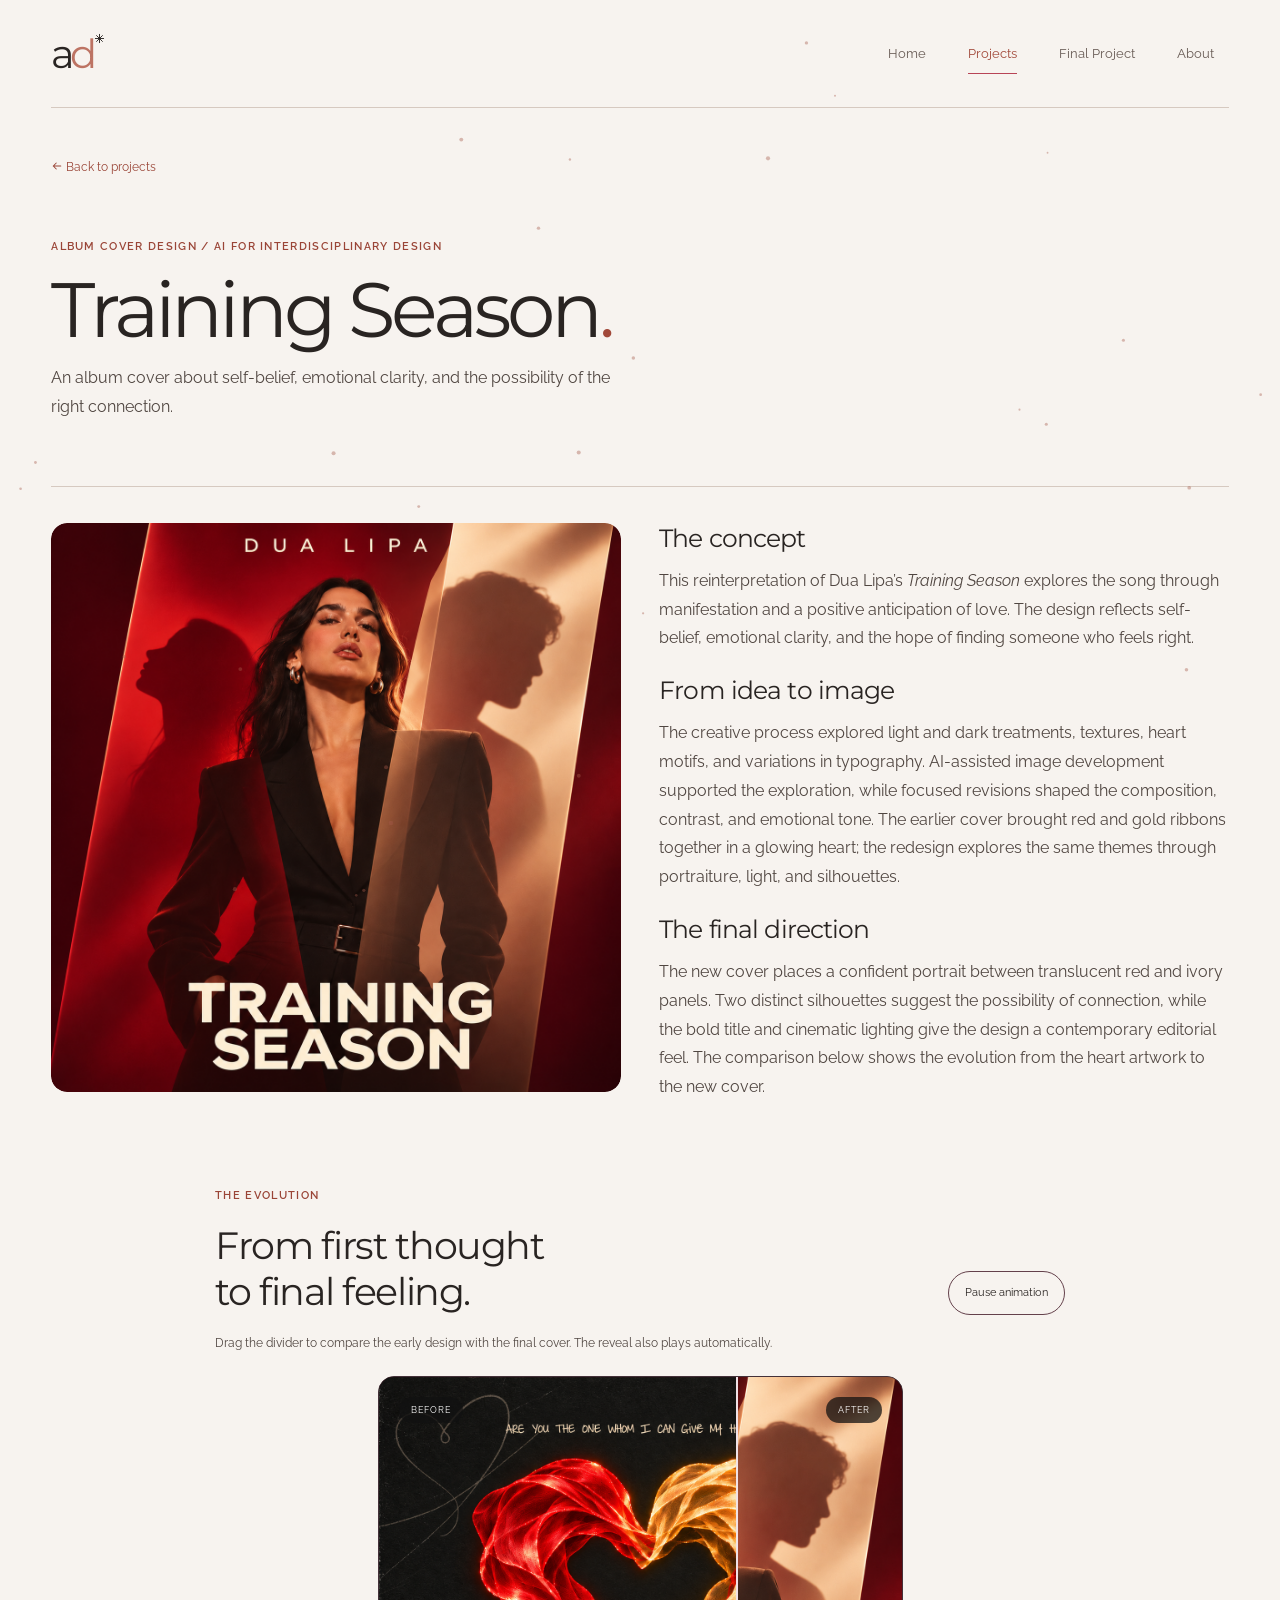
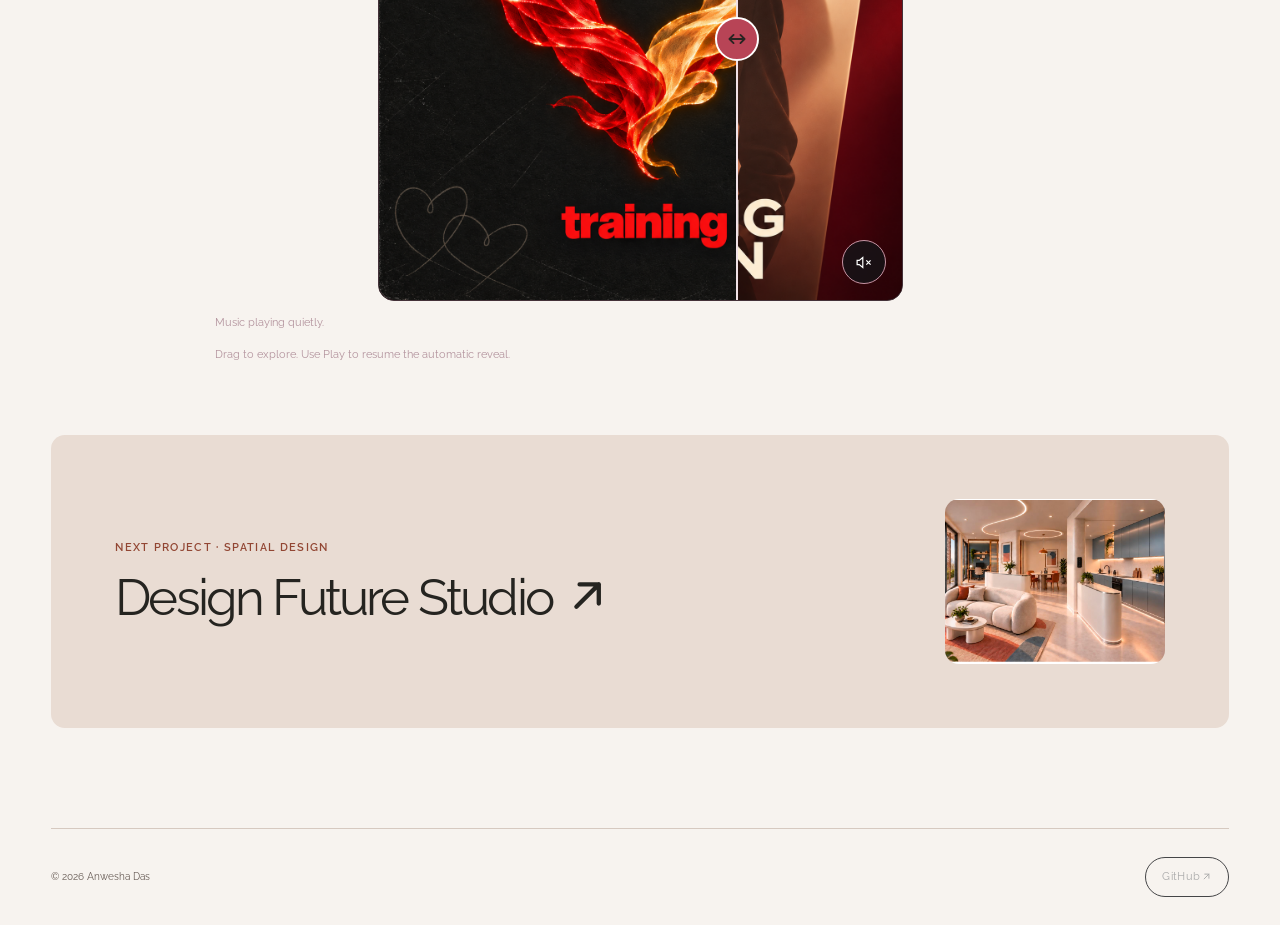
<file: album.html>
<!DOCTYPE html><html lang="en"><head><meta charset="UTF-8"><meta name="viewport" content="width=device-width,initial-scale=1"><title>Training Season — Anwesha Das</title><link rel="stylesheet" href="style.css"><link rel="stylesheet" href="folio.css?v=album-redesign-reveal"><link rel="stylesheet" href="site-experience.css?v=final-project-nav-1"></head><body><header class="wrap"><a class="logo" href="index.html" aria-label="Anwesha Das home">a<span>d</span><i><svg class="ui-icon" aria-hidden="true" focusable="false" viewBox="0 0 16 16" width="1em" height="1em" fill="none" stroke="currentColor" stroke-width="1.35" stroke-linecap="round" stroke-linejoin="round"><path d="M8 2v12M2 8h12M3.75 3.75l8.5 8.5m0-8.5-8.5 8.5"/></svg></i></a><nav aria-label="Main navigation"><a href="index.html">Home</a><a class="active" href="index.html#projects">Projects</a><a href="game.html" data-final-project>Final Project</a><button id="aboutOpen">About</button></nav></header><main class="detail album-detail wrap"><a class="back" href="index.html#projects"><svg class="ui-icon" aria-hidden="true" focusable="false" viewBox="0 0 16 16" width="1em" height="1em" fill="none" stroke="currentColor" stroke-width="1.35" stroke-linecap="round" stroke-linejoin="round"><path d="M13 8H3m0 0 4-4M3 8l4 4"/></svg> Back to projects</a><div class="case-title album-reveal"><span class="eyebrow">ALBUM COVER DESIGN / AI FOR INTERDISCIPLINARY DESIGN</span><h1>Training Season<span>.</span></h1><p class="lead">An album cover about self-belief, emotional clarity, and the possibility of the right connection.</p></div><div class="album-introduction"><figure class="album-hero album-reveal"><img src="assets/training-season-redesign.png" alt="Training Season redesign: a portrait between red and ivory panels" onerror="this.hidden=true;this.nextElementSibling.hidden=false"><figcaption hidden>Training Season · final cover<br><small>Image file pending. Add training-season-redesign.png to the assets folder.</small></figcaption></figure><div class="album-story"><div class="album-story-block album-reveal"><h2>The concept</h2><p>This reinterpretation of Dua Lipa’s <em>Training Season</em> explores the song through manifestation and a positive anticipation of love. The design reflects self-belief, emotional clarity, and the hope of finding someone who feels right.</p></div><div class="album-story-block album-reveal"><h2>From idea to image</h2><p>The creative process explored light and dark treatments, textures, heart motifs, and variations in typography. AI-assisted image development supported the exploration, while focused revisions shaped the composition, contrast, and emotional tone. The earlier cover brought red and gold ribbons together in a glowing heart; the redesign explores the same themes through portraiture, light, and silhouettes.</p></div><div class="album-story-block album-reveal"><h2>The final direction</h2><p>The new cover places a confident portrait between translucent red and ivory panels. Two distinct silhouettes suggest the possibility of connection, while the bold title and cinematic lighting give the design a contemporary editorial feel. The comparison below shows the evolution from the heart artwork to the new cover.</p></div></div></div><section class="comparison-section"><div class="comparison-heading album-reveal"><div><span class="eyebrow">THE EVOLUTION</span><h2>From first thought<br>to final feeling.</h2></div><button id="comparePlay" disabled>Pause animation</button></div><p class="compare-help album-reveal">Drag the divider to compare the early design with the final cover. The reveal also plays automatically.</p><div class="comparison album-reveal" id="comparison" style="--split:50%"><div class="comparison-placeholder">Before & after comparison<small>Add the earlier design to activate this comparison.</small></div><img id="afterImage" class="compare-image after" src="assets/training-season-redesign.png" alt="New Training Season cover with portrait and silhouettes" hidden><div class="before-layer" hidden><img id="beforeImage" class="compare-image" src="assets/training-season.png" alt="Previous Training Season cover with red and gold ribbon heart"></div><span class="compare-label before-label">BEFORE</span><span class="compare-label after-label">AFTER</span><div class="divider" hidden><span><svg class="ui-icon" aria-hidden="true" focusable="false" viewBox="0 0 16 16" width="1em" height="1em" fill="none" stroke="currentColor" stroke-width="1.35" stroke-linecap="round" stroke-linejoin="round"><path d="M2.5 8h11m-11 0 3-3m-3 3 3 3m8-3-3-3m3 3-3 3"/></svg></span></div><input id="compareRange" type="range" min="0" max="100" value="50" aria-label="Before and after reveal" disabled hidden><button type="button" id="soundToggle" class="sound-toggle" aria-label="Play quiet music" aria-pressed="false" title="Play quiet music"><svg viewBox="0 0 24 24" width="17" height="17" fill="none" stroke="currentColor" stroke-width="1.7"><path d="M11 5 6 9H3v6h3l5 4Z"/><path id="soundMark" d="m16 9 6 6m0-6-6 6"/></svg></button></div><p id="audioStatus" class="compare-status" role="status">Music plays quietly when this comparison comes into view. Use the sound button to turn it off.</p><audio id="comparisonAudio" src="assets/training-season-audio.wav" preload="none" loop></audio><p id="compareStatus" class="compare-status" aria-live="polite">Awaiting the earlier image and the final cover file.</p></section><a class="next-work" href="environment.html"><div class="next-work-copy"><small>Next project · Spatial design</small><span>Design Future Studio <svg class="ui-icon" aria-hidden="true" focusable="false" viewBox="0 0 16 16" width="1em" height="1em" fill="none" stroke="currentColor" stroke-width="1.35" stroke-linecap="round" stroke-linejoin="round"><path d="M4.5 11.5 11.5 4.5M5.5 4.5h6v6"/></svg></span></div><img src="assets/future-space-studio.png" alt="" loading="lazy" decoding="async"></a></main><footer class="wrap"><div>© 2026 Anwesha Das</div><div class="socials" aria-label="Social profile"><a href="https://github.com/Anweshad93" target="_blank" rel="noreferrer" aria-label="Anwesha Das on GitHub">GitHub <svg class="ui-icon" aria-hidden="true" focusable="false" viewBox="0 0 16 16" width="1em" height="1em" fill="none" stroke="currentColor" stroke-width="1.35" stroke-linecap="round" stroke-linejoin="round"><path d="M4.5 11.5 11.5 4.5M5.5 4.5h6v6"/></svg></a></div></footer><script src="album.js"></script><dialog id="about" aria-labelledby="about-title"><button class="close" aria-label="Close about">×</button><span class="eyebrow">About the designer</span><h2 id="about-title">Anwesha Das</h2><p>I’m a content producer and visual designer studying Media Arts and Sciences at Arizona State University.</p><p>My background is in music videos and television promos. Here, I’m exploring how a story changes when someone can step inside it, move through it, or play with it.</p><a class="folio-link" href="index.html#projects" onclick="this.closest('dialog').close()">View selected work <svg class="ui-icon" aria-hidden="true" focusable="false" viewBox="0 0 16 16" width="1em" height="1em" fill="none" stroke="currentColor" stroke-width="1.35" stroke-linecap="round" stroke-linejoin="round"><path d="M4.5 4.5l7 7M5.5 11.5h6v-6"/></svg></a></dialog><script src="navigation.js?v=final-project-1"></script><script src="featured-work.js?v=album-redesign-reveal" defer></script><script src="site-experience.js?v=1" defer></script></body></html>
</file>
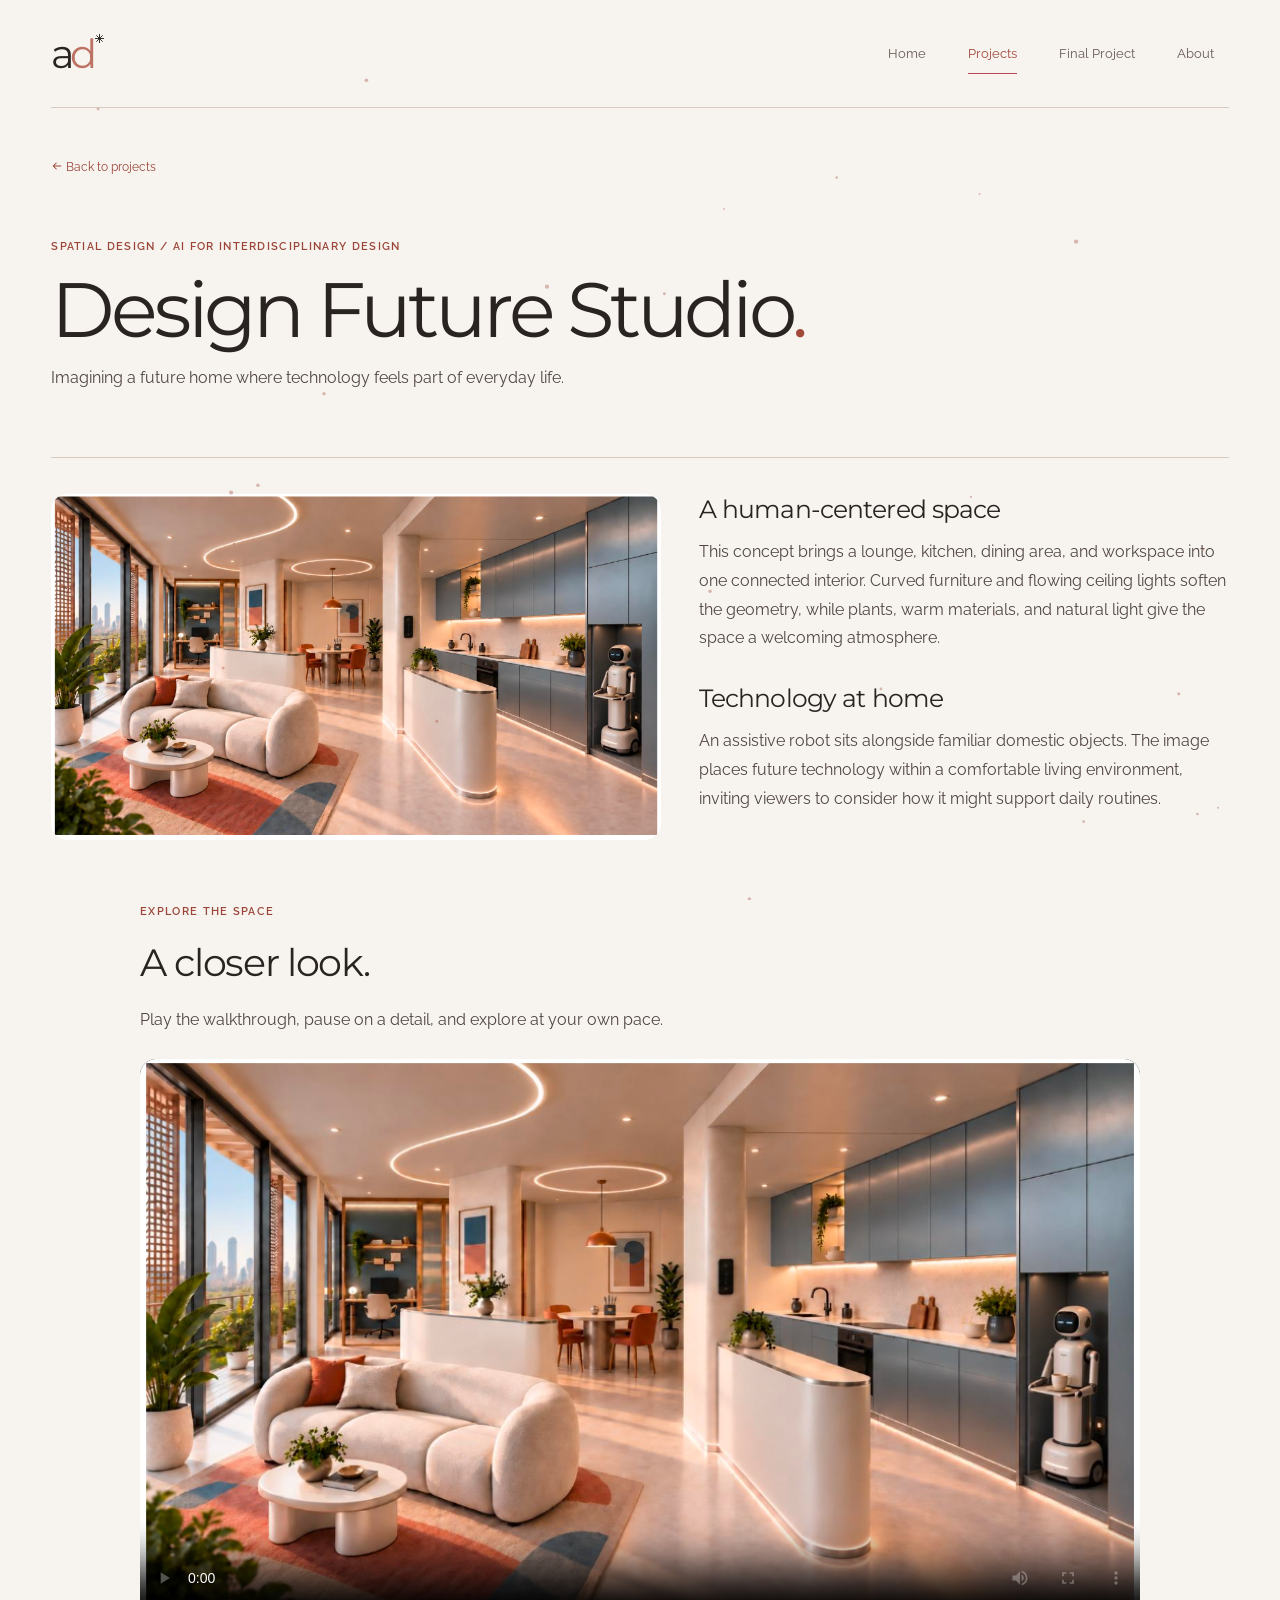
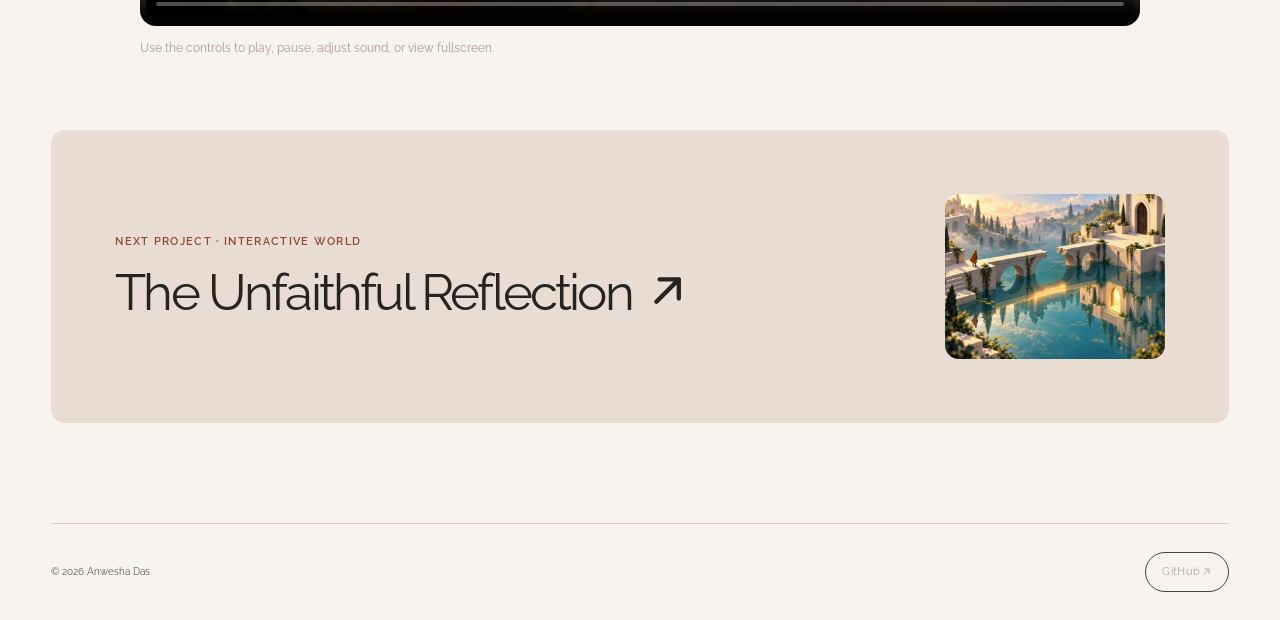
<file: environment.html>
<!DOCTYPE html><html lang="en"><head><meta charset="UTF-8"><meta name="viewport" content="width=device-width,initial-scale=1"><title>Design Future Studio — Anwesha Das</title><link rel="stylesheet" href="style.css"><link rel="stylesheet" href="folio.css?v=scroll-story"><link rel="stylesheet" href="site-experience.css?v=final-project-nav-1"></head><body><header class="wrap"><a class="logo" href="index.html" aria-label="Anwesha Das home">a<span>d</span><i><svg class="ui-icon" aria-hidden="true" focusable="false" viewBox="0 0 16 16" width="1em" height="1em" fill="none" stroke="currentColor" stroke-width="1.35" stroke-linecap="round" stroke-linejoin="round"><path d="M8 2v12M2 8h12M3.75 3.75l8.5 8.5m0-8.5-8.5 8.5"/></svg></i></a><nav aria-label="Main navigation"><a href="index.html">Home</a><a class="active" href="index.html#projects">Projects</a><a href="game.html" data-final-project>Final Project</a><button id="aboutOpen">About</button></nav></header><main class="detail wrap"><a class="back" href="index.html#projects"><svg class="ui-icon" aria-hidden="true" focusable="false" viewBox="0 0 16 16" width="1em" height="1em" fill="none" stroke="currentColor" stroke-width="1.35" stroke-linecap="round" stroke-linejoin="round"><path d="M13 8H3m0 0 4-4M3 8l4 4"/></svg> Back to projects</a><div class="case-title"><span class="eyebrow">SPATIAL DESIGN / AI FOR INTERDISCIPLINARY DESIGN</span><h1>Design Future Studio<span>.</span></h1><p class="lead">Imagining a future home where technology feels part of everyday life.</p></div><section class="studio-introduction"><figure class="studio-hero"><img src="assets/future-space-studio.png" alt="Design Future Studio interior, with curved ceiling lights, a lounge, kitchen, and assistive robot"></figure><div class="studio-story"><h2>A human-centered space</h2><p>This concept brings a lounge, kitchen, dining area, and workspace into one connected interior. Curved furniture and flowing ceiling lights soften the geometry, while plants, warm materials, and natural light give the space a welcoming atmosphere.</p><h2>Technology at home</h2><p>An assistive robot sits alongside familiar domestic objects. The image places future technology within a comfortable living environment, inviting viewers to consider how it might support daily routines.</p></div></section><section class="studio-video"><span class="eyebrow">EXPLORE THE SPACE</span><h2>A closer look.</h2><p>Play the walkthrough, pause on a detail, and explore at your own pace.</p><video id="studioVideo" src="assets/studio-walkthrough.mp4" controls playsinline preload="metadata" poster="assets/future-space-studio.png" aria-label="Design Future Studio walkthrough"></video><p class="video-note">Use the controls to play, pause, adjust sound, or view fullscreen.</p></section><a class="next-work" href="game.html"><div class="next-work-copy"><small>Next project · Interactive world</small><span>The Unfaithful Reflection <svg class="ui-icon" aria-hidden="true" focusable="false" viewBox="0 0 16 16" width="1em" height="1em" fill="none" stroke="currentColor" stroke-width="1.35" stroke-linecap="round" stroke-linejoin="round"><path d="M4.5 11.5 11.5 4.5M5.5 4.5h6v6"/></svg></span></div><img src="assets/TheUnfaithfulReflection.png" alt="" loading="lazy" decoding="async"></a></main><footer class="wrap"><div>© 2026 Anwesha Das</div><div class="socials" aria-label="Social profile"><a href="https://github.com/Anweshad93" target="_blank" rel="noreferrer" aria-label="Anwesha Das on GitHub">GitHub <svg class="ui-icon" aria-hidden="true" focusable="false" viewBox="0 0 16 16" width="1em" height="1em" fill="none" stroke="currentColor" stroke-width="1.35" stroke-linecap="round" stroke-linejoin="round"><path d="M4.5 11.5 11.5 4.5M5.5 4.5h6v6"/></svg></a></div></footer><dialog id="about" aria-labelledby="about-title"><button class="close" aria-label="Close about">×</button><span class="eyebrow">About the designer</span><h2 id="about-title">Anwesha Das</h2><p>I’m a content producer and visual designer studying Media Arts and Sciences at Arizona State University.</p><p>My background is in music videos and television promos. Here, I’m exploring how a story changes when someone can step inside it, move through it, or play with it.</p><a class="folio-link" href="index.html#projects" onclick="this.closest('dialog').close()">View selected work <svg class="ui-icon" aria-hidden="true" focusable="false" viewBox="0 0 16 16" width="1em" height="1em" fill="none" stroke="currentColor" stroke-width="1.35" stroke-linecap="round" stroke-linejoin="round"><path d="M4.5 4.5l7 7M5.5 11.5h6v-6"/></svg></a></dialog><script src="navigation.js?v=final-project-1"></script><script src="featured-work.js?v=scroll-story" defer></script><script src="site-experience.js?v=1" defer></script></body></html>
</file>
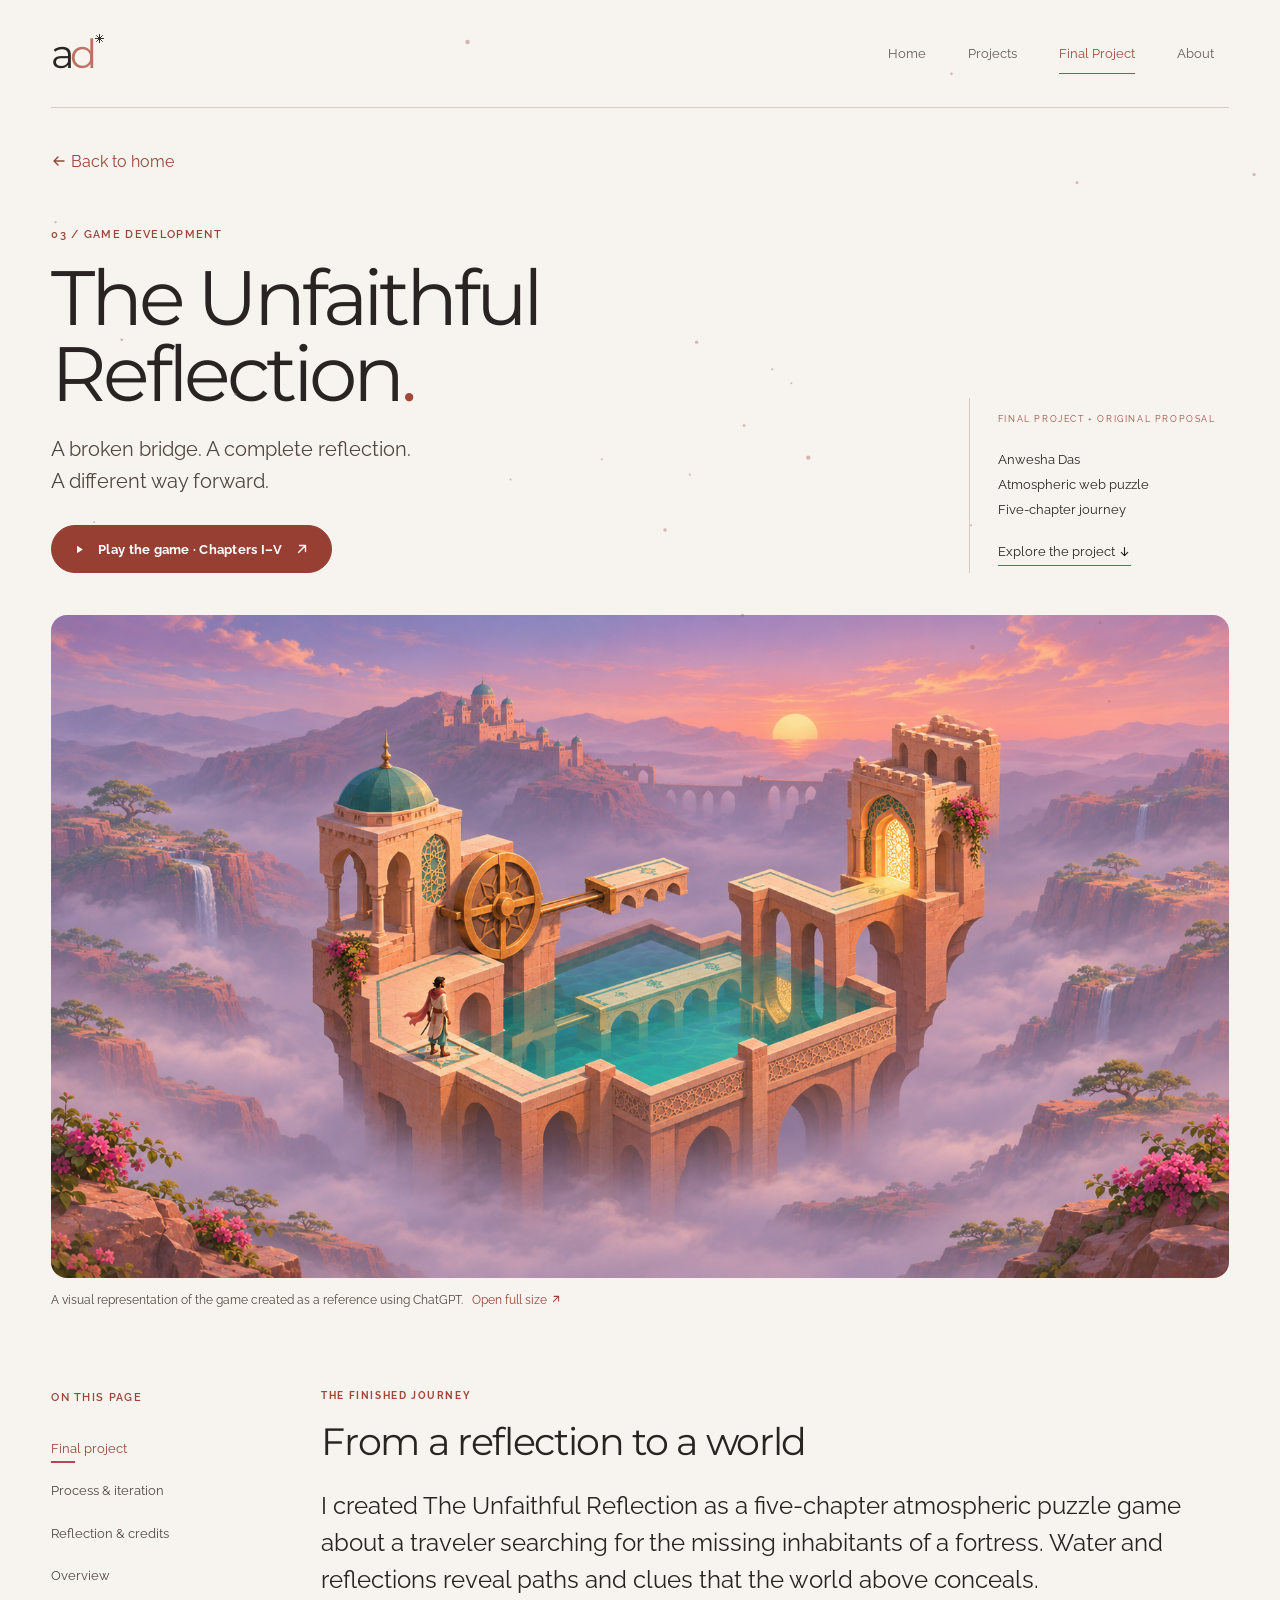
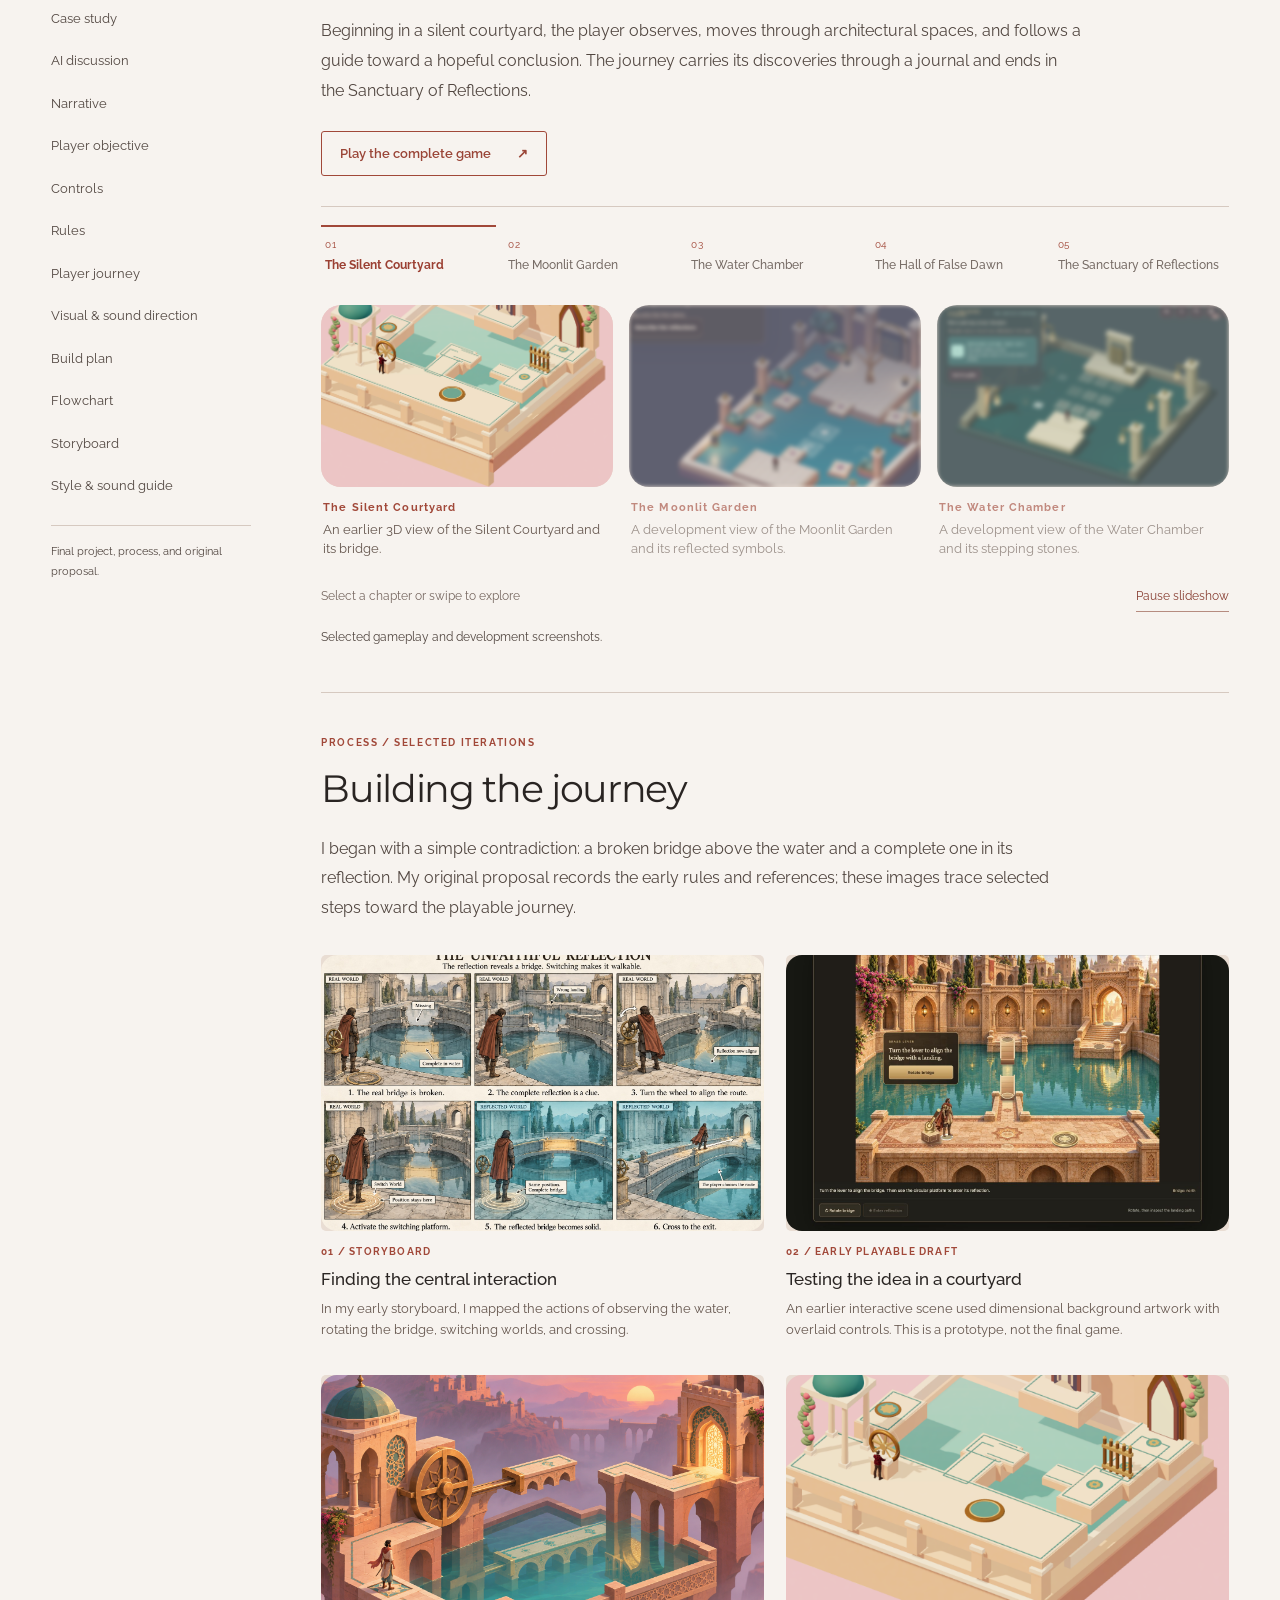
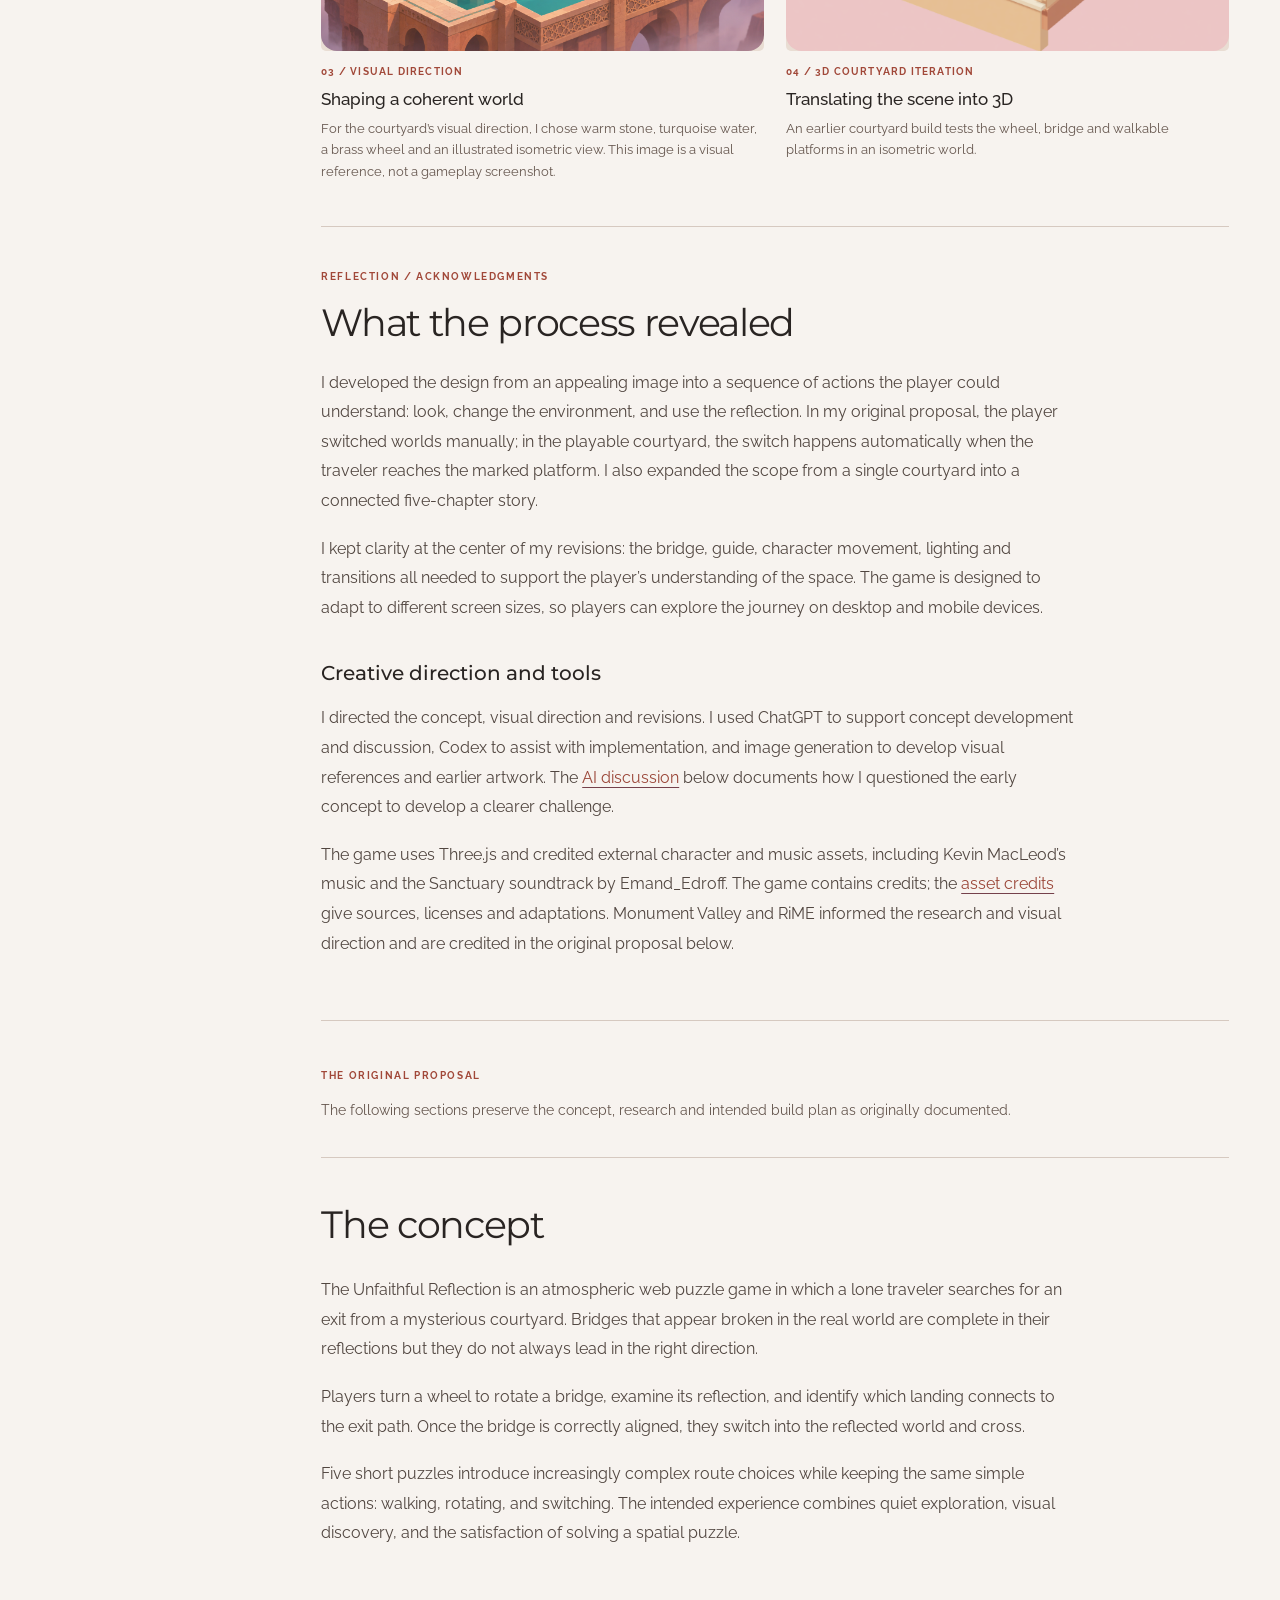
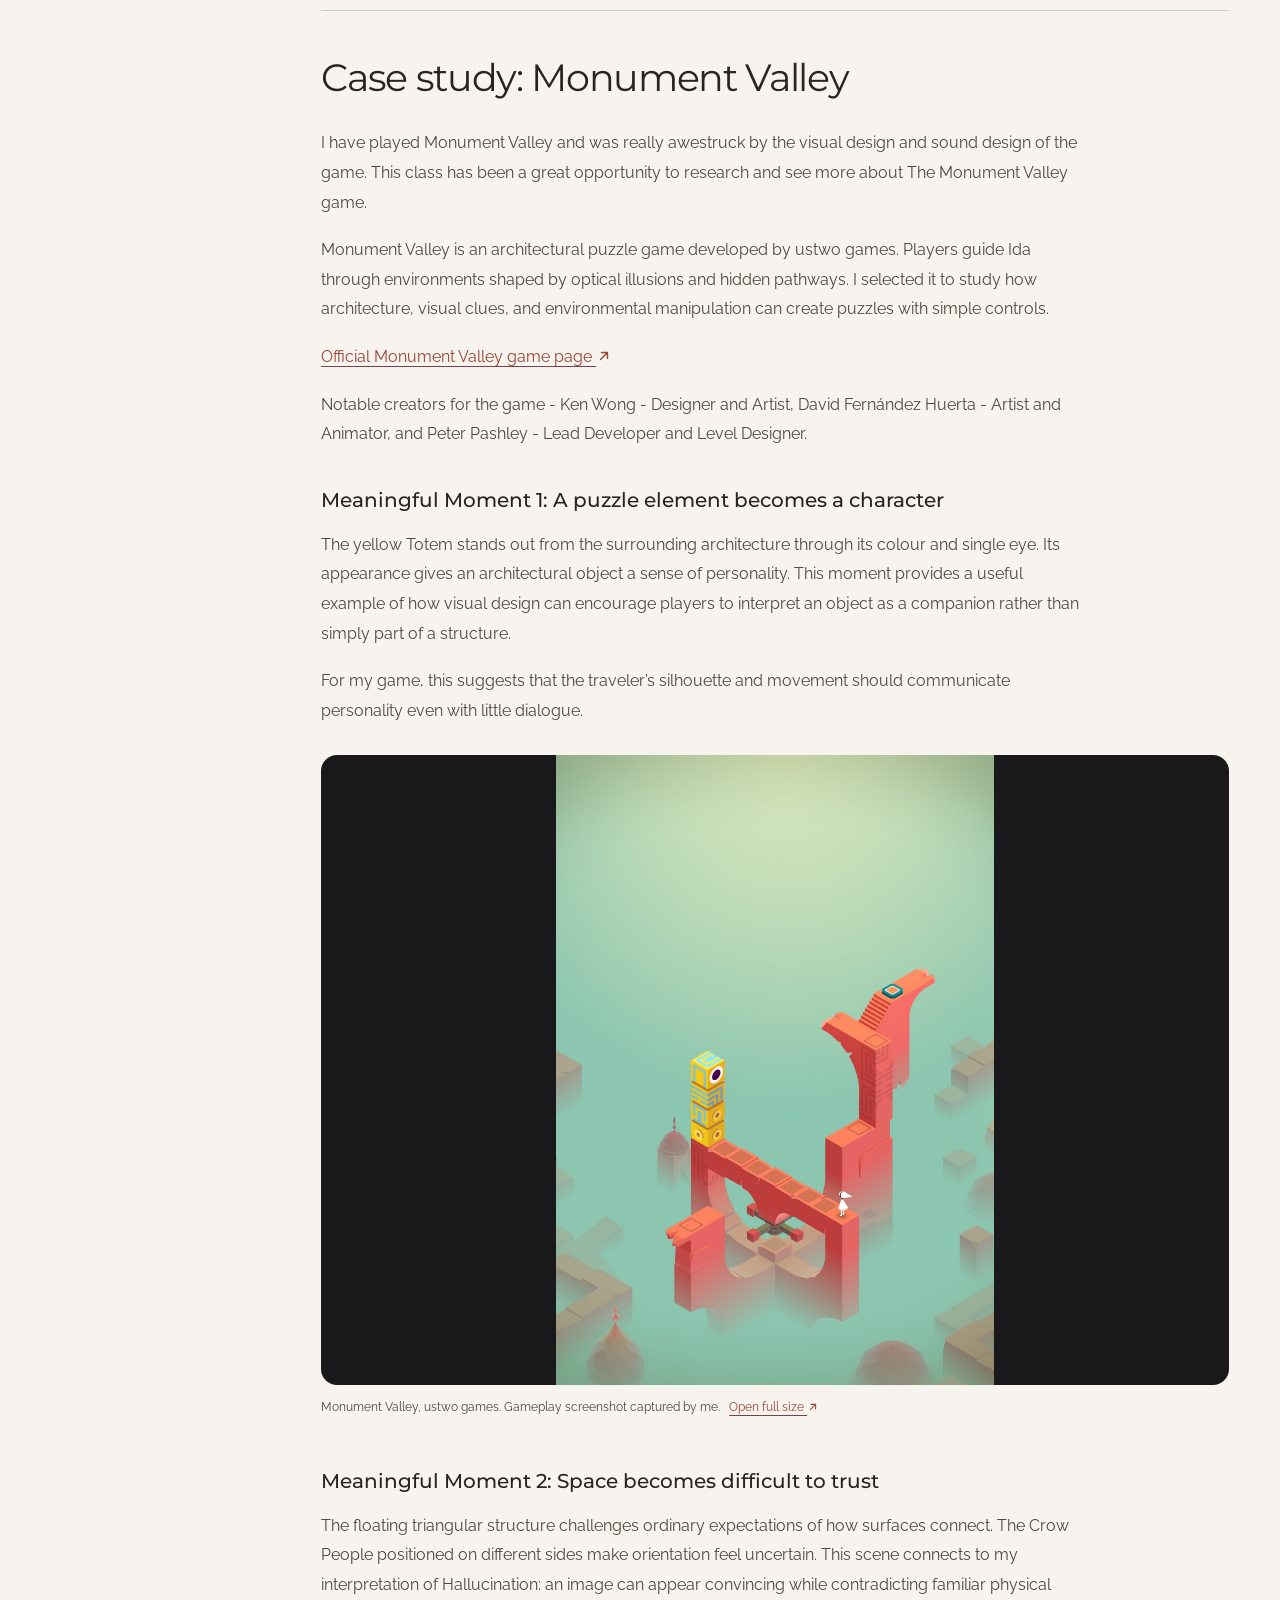
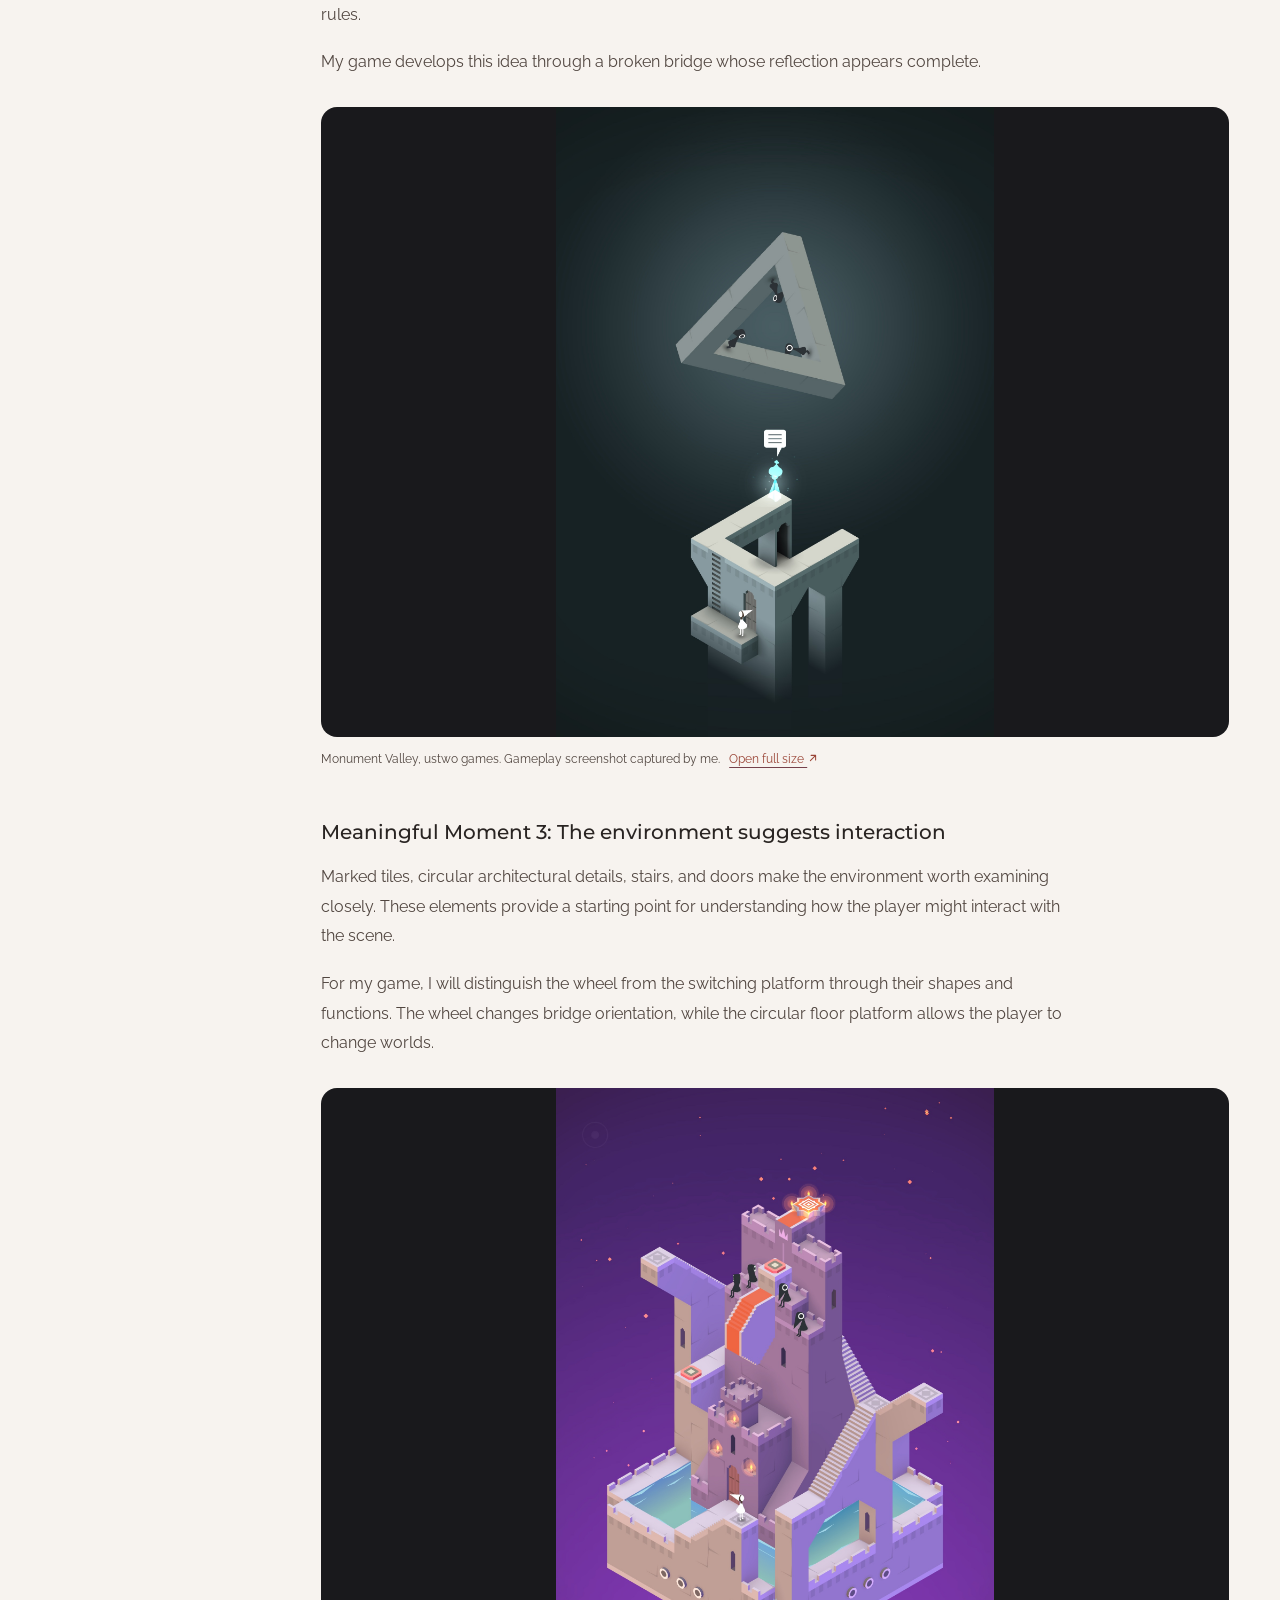
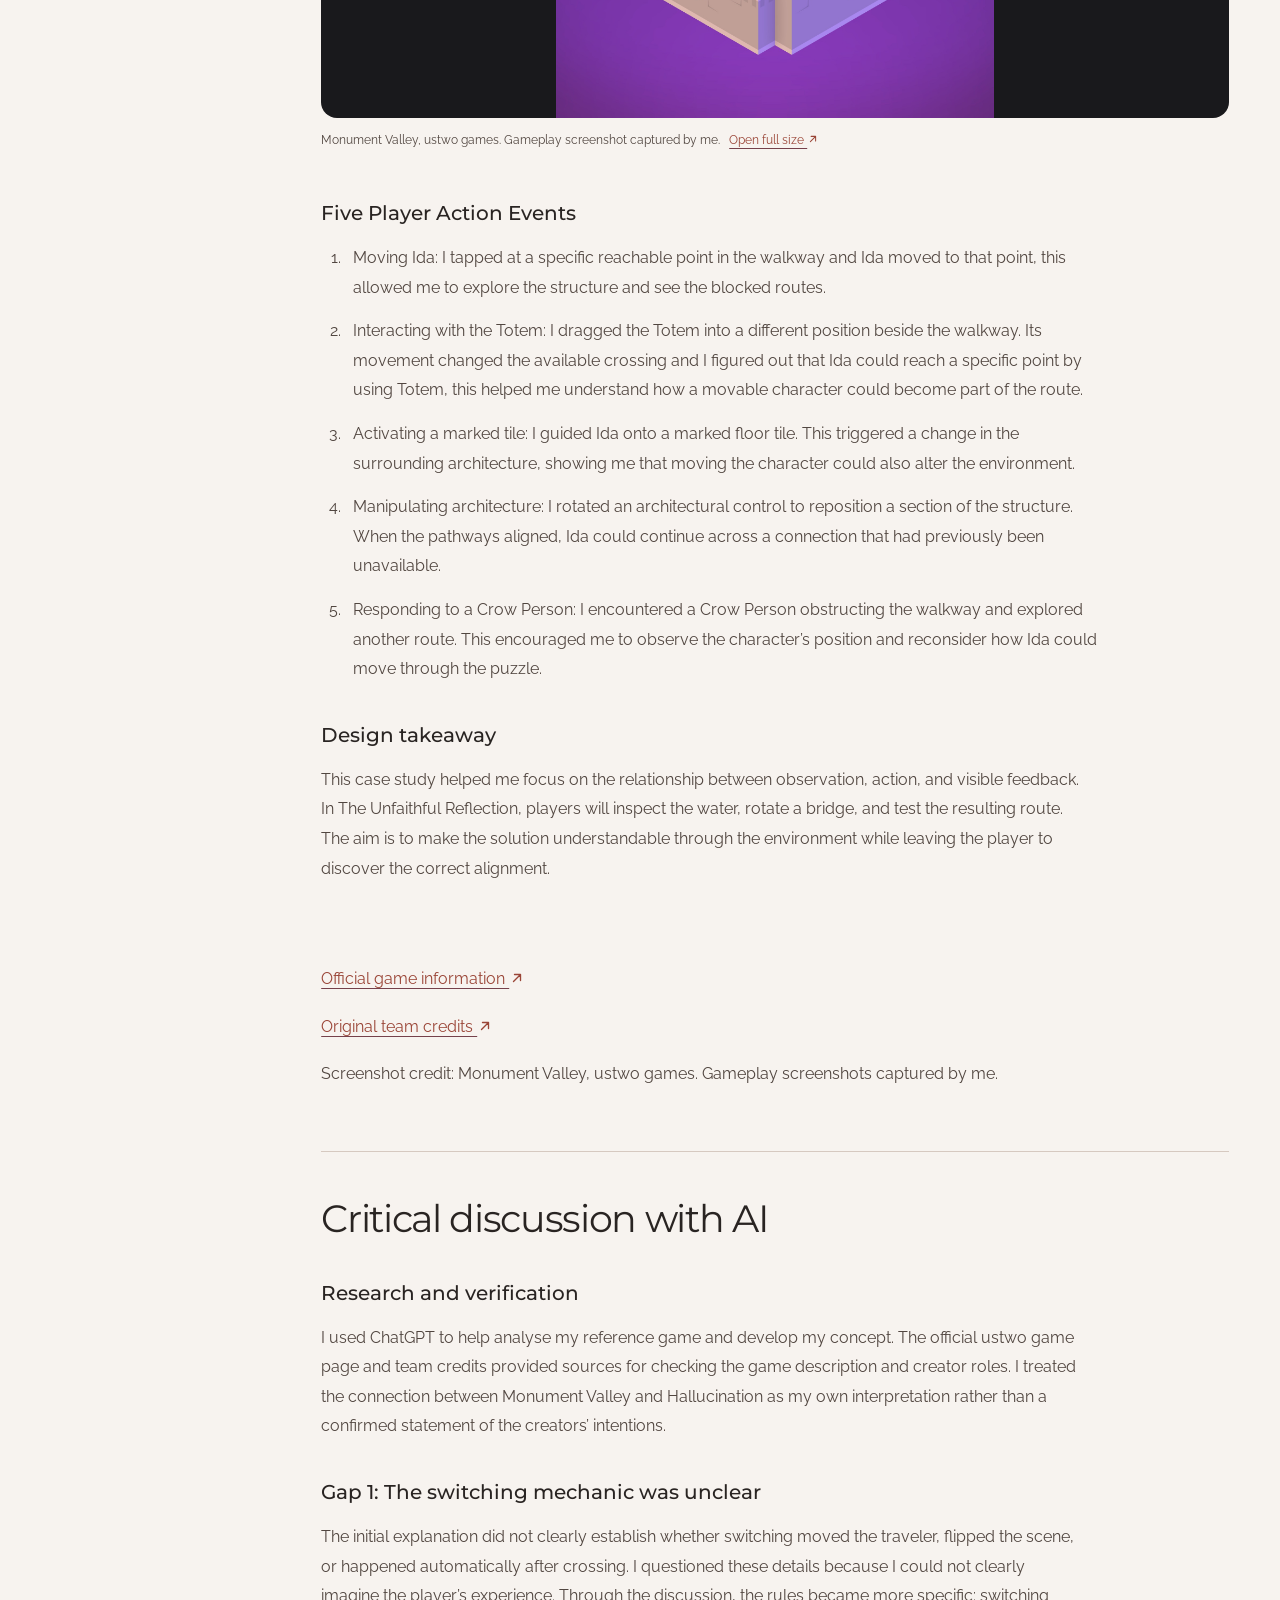
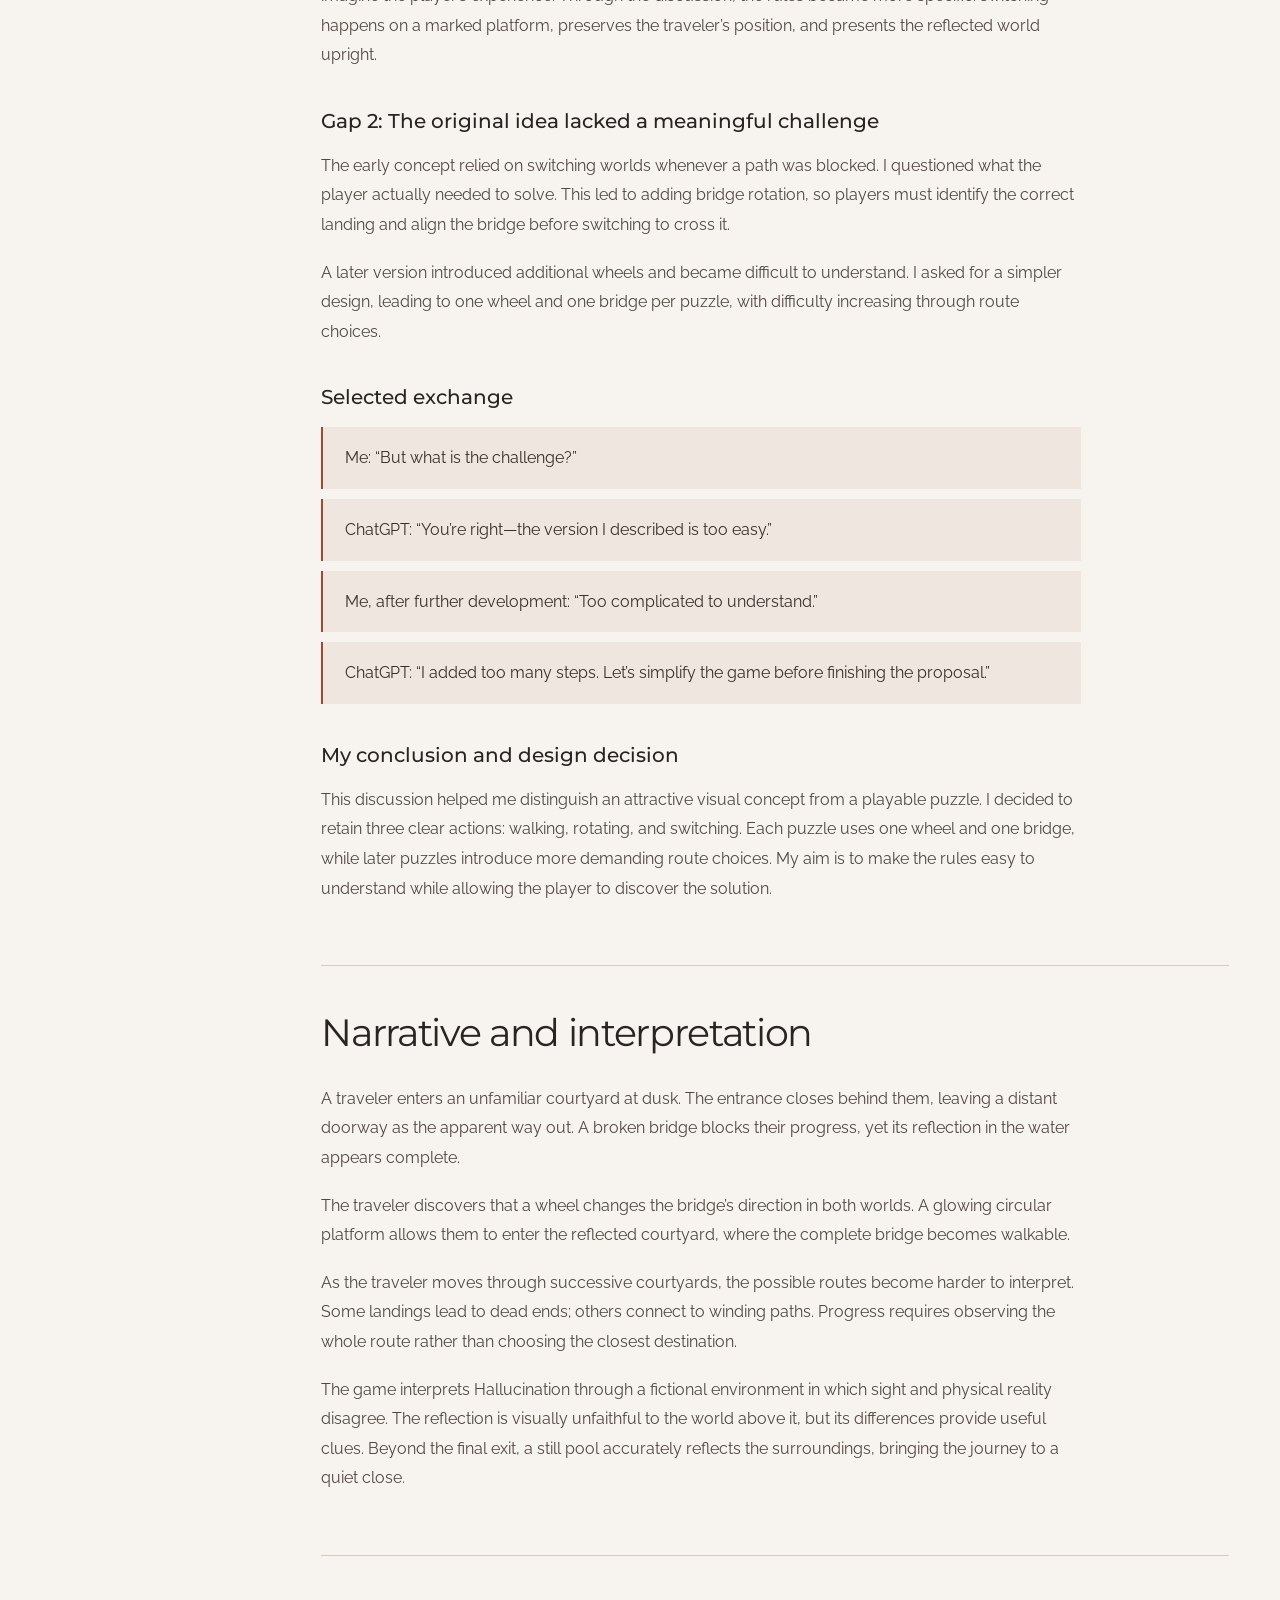
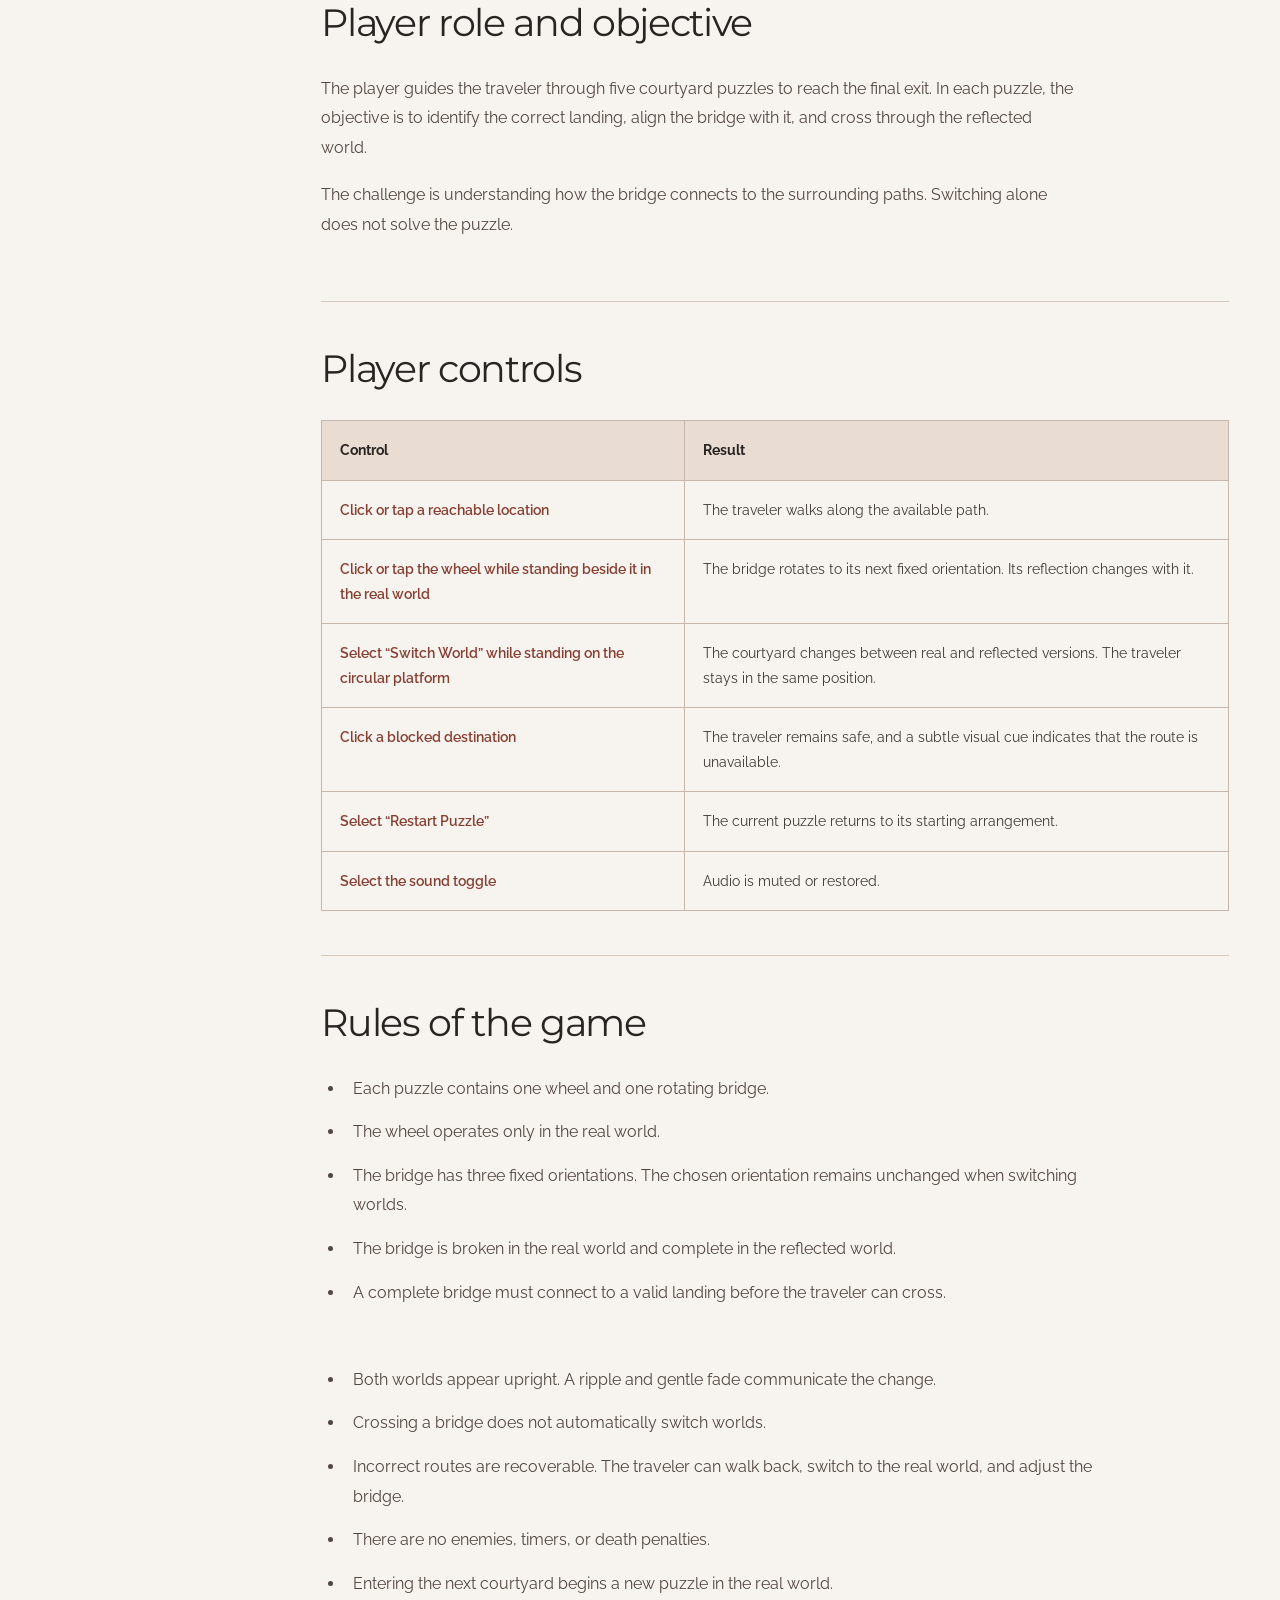
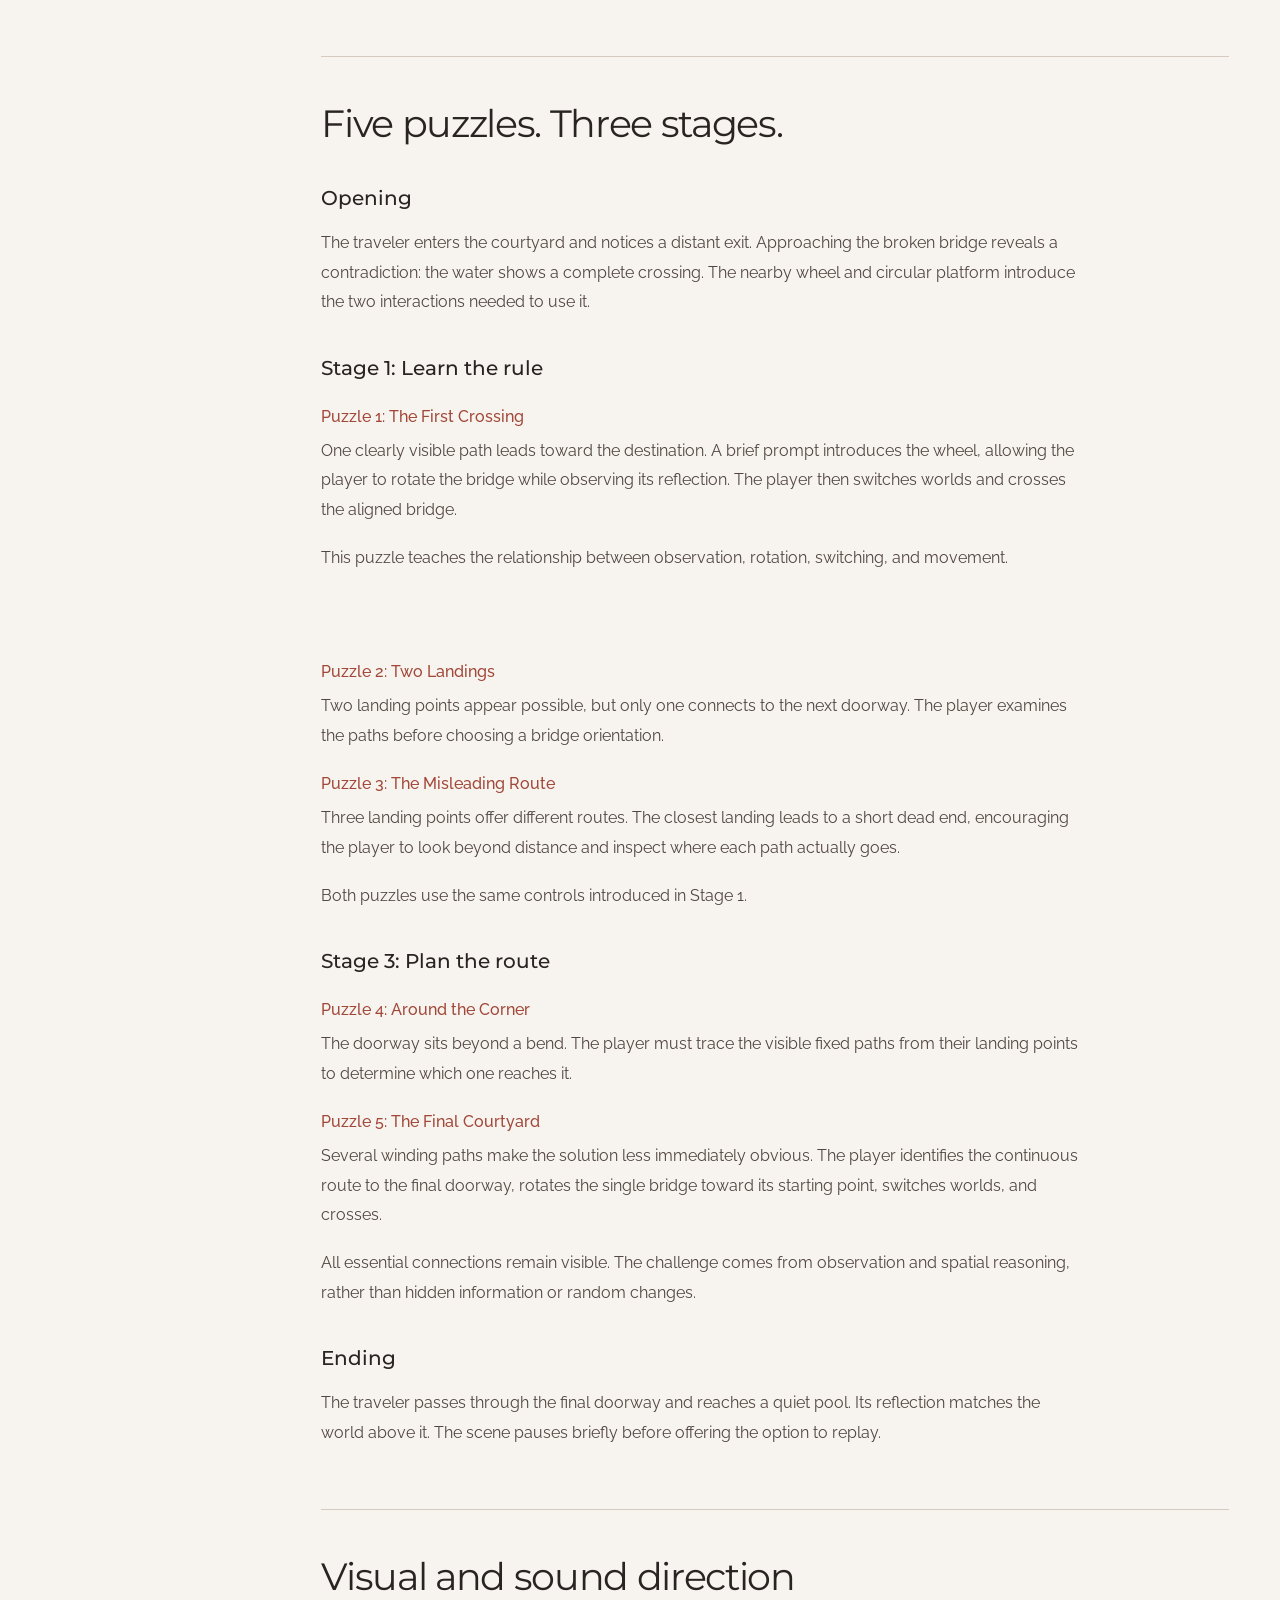
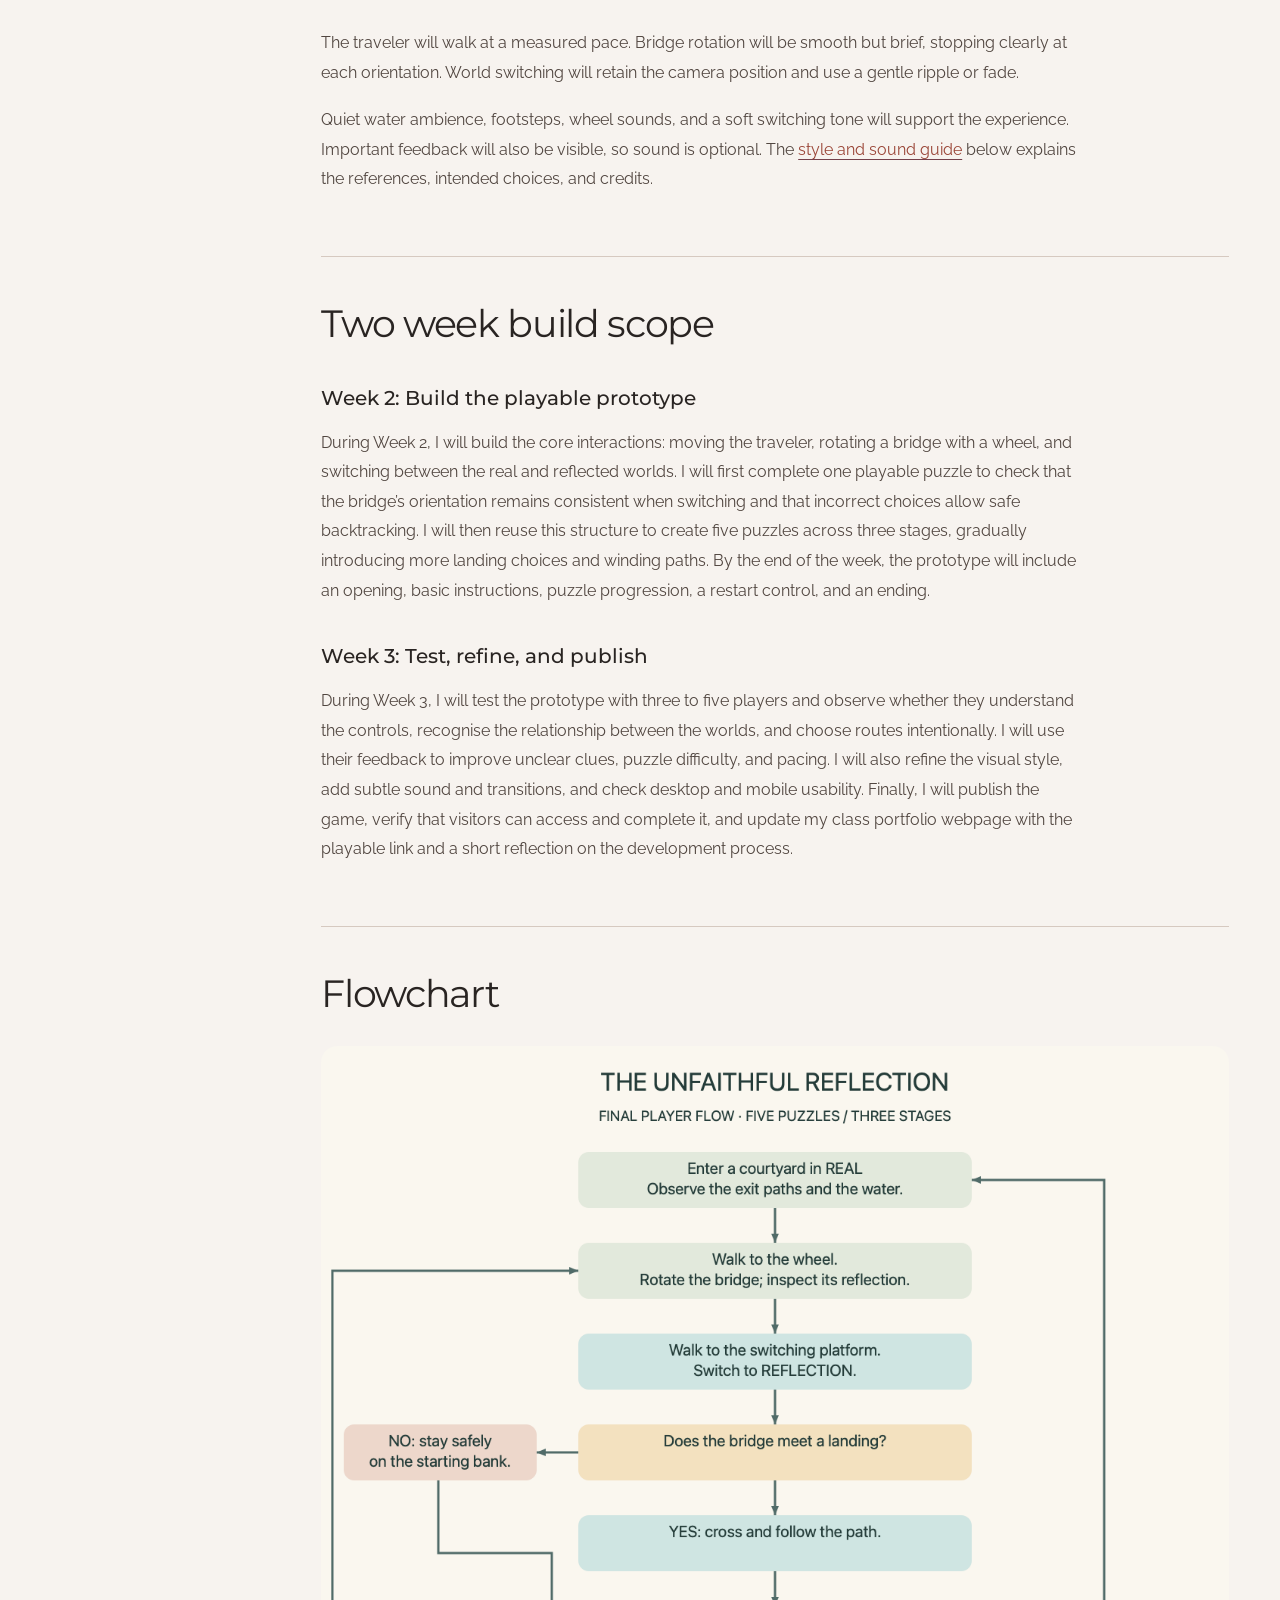
<file: game.html>
<!DOCTYPE html>
<html lang="en"><head><meta charset="UTF-8"><meta name="viewport" content="width=device-width,initial-scale=1"><script>
// Start an ordinary visit at the project introduction; retain intentional section links.
if ('scrollRestoration' in history) history.scrollRestoration = 'manual';
window.addEventListener('pageshow', function () {
  if (!window.location.hash) window.scrollTo({ top: 0, left: 0, behavior: 'instant' });
});
</script><meta name="description" content="The Unfaithful Reflection, a game design proposal by Anwesha Das. Explore its narrative, puzzle mechanics, case study, flowchart and storyboard."><title>The Unfaithful Reflection | Anwesha Das</title><link rel="stylesheet" href="style.css?v=20261026-landscape"><link rel="stylesheet" href="game.css?v=readable-scroll-reveal"><link rel="stylesheet" href="folio.css?v=scroll-story"><link rel="stylesheet" href="site-experience.css?v=final-project-nav-1"><link rel="stylesheet" href="game-process.css?v=chapters-13"></head><body class="game-page"><a class="skip-link" href="#proposal-content">Skip to proposal</a><header class="wrap"><a class="logo" href="index.html" aria-label="Anwesha Das home">a<span>d</span><i><svg class="ui-icon" aria-hidden="true" focusable="false" viewBox="0 0 16 16" width="1em" height="1em" fill="none" stroke="currentColor" stroke-width="1.35" stroke-linecap="round" stroke-linejoin="round"><path d="M8 2v12M2 8h12M3.75 3.75l8.5 8.5m0-8.5-8.5 8.5"/></svg></i></a><nav aria-label="Main navigation"><a href="index.html">Home</a><a class="active" href="index.html#projects">Projects</a><a href="game.html" data-final-project>Final Project</a><button id="aboutOpen">About</button></nav></header><main class="wrap proposal"><a class="back" href="index.html#home"><svg class="ui-icon" aria-hidden="true" focusable="false" viewBox="0 0 16 16" width="1em" height="1em" fill="none" stroke="currentColor" stroke-width="1.35" stroke-linecap="round" stroke-linejoin="round"><path d="M13 8H3m0 0 4-4M3 8l4 4"/></svg> Back to home</a><div class="proposal-intro"><div><span class="eyebrow">03 / GAME DEVELOPMENT</span><h1>The Unfaithful<br>Reflection<span>.</span></h1><p class="proposal-deck">A broken bridge. A complete reflection.<br>A different way forward.</p><a class="proposal-play" href="the-unfaithful-reflection/"><svg class="ui-icon" aria-hidden="true" focusable="false" viewBox="0 0 16 16" width="1em" height="1em" fill="none" stroke="currentColor" stroke-width="1.35" stroke-linecap="round" stroke-linejoin="round"><path d="M5 3.5v9l7-4.5z" fill="currentColor" stroke="none"/></svg> Play the game · Chapters I–V <span aria-hidden="true"><svg class="ui-icon" aria-hidden="true" focusable="false" viewBox="0 0 16 16" width="1em" height="1em" fill="none" stroke="currentColor" stroke-width="1.35" stroke-linecap="round" stroke-linejoin="round"><path d="M4.5 11.5 11.5 4.5M5.5 4.5h6v6"/></svg></span></a></div><div class="proposal-meta"><span>FINAL PROJECT + ORIGINAL PROPOSAL</span><p>Anwesha Das<br>Atmospheric web puzzle<br>Five-chapter journey</p><a href="#final-project">Explore the project <svg class="ui-icon" aria-hidden="true" focusable="false" viewBox="0 0 16 16" width="1em" height="1em" fill="none" stroke="currentColor" stroke-width="1.35" stroke-linecap="round" stroke-linejoin="round"><path d="M8 3v10m0 0-4-4m4 4 4-4"/></svg></a></div></div><figure class="proposal-figure proposal-cover"><a href="assets/unfaithful-hero.png" target="_blank" rel="noopener" aria-label="Open full size image: A lone traveler beside a broken bridge and its complete reflection in a mysterious courtyard."><img width="1672" height="941" src="assets/unfaithful-hero.png" alt="A lone traveler beside a broken bridge and its complete reflection in a mysterious courtyard." loading="lazy"></a><figcaption>A visual representation of the game created as a reference using ChatGPT. <a href="assets/unfaithful-hero.png" target="_blank" rel="noopener">Open full size <svg class="ui-icon" aria-hidden="true" focusable="false" viewBox="0 0 16 16" width="1em" height="1em" fill="none" stroke="currentColor" stroke-width="1.35" stroke-linecap="round" stroke-linejoin="round"><path d="M4.5 11.5 11.5 4.5M5.5 4.5h6v6"/></svg></a></figcaption></figure><div class="proposal-layout"><aside class="proposal-nav"><span class="eyebrow">ON THIS PAGE</span><nav aria-label="Project sections"><a href="#final-project">Final project</a><a href="#process">Process &amp; iteration</a><a href="#reflection">Reflection &amp; credits</a><a href="#overview">Overview</a><a href="#case-study">Case study</a><a href="#ai-discussion">AI discussion</a><a href="#narrative">Narrative</a><a href="#objective">Player objective</a><a href="#controls">Controls</a><a href="#rules">Rules</a><a href="#journey">Player journey</a><a href="#direction">Visual &amp; sound direction</a><a href="#build-scope">Build plan</a><a href="#flowchart">Flowchart</a><a href="#storyboard">Storyboard</a><a href="#references">Style &amp; sound guide</a></nav><p>Final project, process, and original proposal.</p></aside><article id="proposal-content"><section class="proposal-section project-final" id="final-project">
<span class="project-kicker">THE FINISHED JOURNEY</span><h2>From a reflection to a world</h2>
<p class="project-lead">I created The Unfaithful Reflection as a five-chapter atmospheric puzzle game about a traveler searching for the missing inhabitants of a fortress. Water and reflections reveal paths and clues that the world above conceals.</p>
<p>Beginning in a silent courtyard, the player observes, moves through architectural spaces, and follows a guide toward a hopeful conclusion. The journey carries its discoveries through a journal and ends in the Sanctuary of Reflections.</p>
<a class="project-action" href="the-unfaithful-reflection/">Play the complete game <span aria-hidden="true">↗</span></a>
<div class="chapter-showcase" aria-label="Gameplay views from The Unfaithful Reflection"><div class="chapter-strip" aria-label="Choose a chapter"><button type="button" class="chapter-choice" data-chapter="0" aria-label="Show The Silent Courtyard"><span>01</span><strong>The Silent Courtyard</strong></button><button type="button" class="chapter-choice" data-chapter="1" aria-label="Show The Moonlit Garden"><span>02</span><strong>The Moonlit Garden</strong></button><button type="button" class="chapter-choice" data-chapter="2" aria-label="Show The Water Chamber"><span>03</span><strong>The Water Chamber</strong></button><button type="button" class="chapter-choice" data-chapter="3" aria-label="Show The Hall of False Dawn"><span>04</span><strong>The Hall of False Dawn</strong></button><button type="button" class="chapter-choice" data-chapter="4" aria-label="Show The Sanctuary of Reflections"><span>05</span><strong>The Sanctuary of Reflections</strong></button></div><div class="chapter-viewport" tabindex="0" aria-label="Chapter images"><figure class="chapter-slide"><a href="assets/game-iteration-courtyard.png" target="_blank" rel="noopener"><img src="assets/game-iteration-courtyard.png" alt="An earlier 3D view of the Silent Courtyard and its bridge." loading="lazy"></a><figcaption>The Silent Courtyard<span>An earlier 3D view of the Silent Courtyard and its bridge.</span></figcaption></figure><figure class="chapter-slide"><a href="assets/game-chapter-moonlit-garden.png" target="_blank" rel="noopener"><img src="assets/game-chapter-moonlit-garden.png" alt="A development view of the Moonlit Garden and its reflected symbols." loading="lazy"></a><figcaption>The Moonlit Garden<span>A development view of the Moonlit Garden and its reflected symbols.</span></figcaption></figure><figure class="chapter-slide"><a href="assets/game-chapter-water-chamber.png" target="_blank" rel="noopener"><img src="assets/game-chapter-water-chamber.png" alt="A development view of the Water Chamber and its stepping stones." loading="lazy"></a><figcaption>The Water Chamber<span>A development view of the Water Chamber and its stepping stones.</span></figcaption></figure><figure class="chapter-slide"><a href="assets/game-chapter-hall-of-false-dawn.png" target="_blank" rel="noopener"><img src="assets/game-chapter-hall-of-false-dawn.png" alt="A development view of the Hall of False Dawn and its reflected arch." loading="lazy"></a><figcaption>The Hall of False Dawn<span>A development view of the Hall of False Dawn and its reflected arch.</span></figcaption></figure><figure class="chapter-slide"><a href="assets/game-chapter-sanctuary.png" target="_blank" rel="noopener"><img src="assets/game-chapter-sanctuary.png" alt="Gameplay view of the Sanctuary of Reflections and its still pool." loading="lazy"></a><figcaption>The Sanctuary of Reflections<span>The final chapter: the traveler discovers the water’s memory.</span></figcaption></figure></div><div class="chapter-controls"><p class="chapter-hint">Select a chapter or swipe to explore</p><button type="button" class="chapter-toggle" aria-pressed="false" hidden>Pause slideshow</button></div></div>
<p class="gallery-note">Selected gameplay and development screenshots.</p>
</section>
<section class="proposal-section project-process" id="process"><span class="project-kicker">PROCESS / SELECTED ITERATIONS</span><h2>Building the journey</h2><p>I began with a simple contradiction: a broken bridge above the water and a complete one in its reflection. My original proposal records the early rules and references; these images trace selected steps toward the playable journey.</p>
<div class="process-grid">
<figure><a href="assets/reflection-storyboard.jpg" target="_blank" rel="noopener"><img src="assets/reflection-storyboard.jpg" alt="Six storyboard panels exploring the bridge and reflection mechanic" loading="lazy"></a><figcaption><span>01 / STORYBOARD</span><strong>Finding the central interaction</strong>In my early storyboard, I mapped the actions of observing the water, rotating the bridge, switching worlds, and crossing.</figcaption></figure>
<figure><a href="game-demo-preview-v2.jpg" target="_blank" rel="noopener"><img src="game-demo-preview-v2.jpg" alt="Earlier playable courtyard draft with a lever, pool, bridge and interface controls" loading="lazy"></a><figcaption><span>02 / EARLY PLAYABLE DRAFT</span><strong>Testing the idea in a courtyard</strong>An earlier interactive scene used dimensional background artwork with overlaid controls. This is a prototype, not the final game.</figcaption></figure>
<figure><a href="game-next-phase/assets/concepts/approved-courtyard-direction.png" target="_blank" rel="noopener"><img src="game-next-phase/assets/concepts/approved-courtyard-direction.png" alt="Illustrated courtyard direction showing a broken bridge and a complete reflection" loading="lazy"></a><figcaption><span>03 / VISUAL DIRECTION</span><strong>Shaping a coherent world</strong>For the courtyard’s visual direction, I chose warm stone, turquoise water, a brass wheel and an illustrated isometric view. This image is a visual reference, not a gameplay screenshot.</figcaption></figure>
<figure><a href="assets/game-iteration-courtyard.png" target="_blank" rel="noopener"><img src="assets/game-iteration-courtyard.png" alt="Earlier 3D courtyard build with the traveler at the wheel and a broken bridge" loading="lazy"></a><figcaption><span>04 / 3D COURTYARD ITERATION</span><strong>Translating the scene into 3D</strong>An earlier courtyard build tests the wheel, bridge and walkable platforms in an isometric world.</figcaption></figure>

</div></section>
<section class="proposal-section project-reflection" id="reflection"><span class="project-kicker">REFLECTION / ACKNOWLEDGMENTS</span><h2>What the process revealed</h2><p>I developed the design from an appealing image into a sequence of actions the player could understand: look, change the environment, and use the reflection. In my original proposal, the player switched worlds manually; in the playable courtyard, the switch happens automatically when the traveler reaches the marked platform. I also expanded the scope from a single courtyard into a connected five-chapter story.</p><p>I kept clarity at the center of my revisions: the bridge, guide, character movement, lighting and transitions all needed to support the player’s understanding of the space. The game is designed to adapt to different screen sizes, so players can explore the journey on desktop and mobile devices.</p><h3>Creative direction and tools</h3><p>I directed the concept, visual direction and revisions. I used ChatGPT to support concept development and discussion, Codex to assist with implementation, and image generation to develop visual references and earlier artwork. The <a href="#ai-discussion">AI discussion</a> below documents how I questioned the early concept to develop a clearer challenge.</p><p>The game uses Three.js and credited external character and music assets, including Kevin MacLeod’s music and the Sanctuary soundtrack by Emand_Edroff. The game contains credits; the <a href="docs/asset-credits.md">asset credits</a> give sources, licenses and adaptations. Monument Valley and RiME informed the research and visual direction and are credited in the original proposal below.</p></section>
<div class="proposal-divider"><span>THE ORIGINAL PROPOSAL</span><p>The following sections preserve the concept, research and intended build plan as originally documented.</p></div>
<section class="proposal-section" id="overview"><h2>The concept</h2><p>The Unfaithful Reflection is an atmospheric web puzzle game in which a lone traveler searches for an exit from a mysterious courtyard. Bridges that appear broken in the real world are complete in their reflections but they do not always lead in the right direction.</p><p>Players turn a wheel to rotate a bridge, examine its reflection, and identify which landing connects to the exit path. Once the bridge is correctly aligned, they switch into the reflected world and cross.</p><p>Five short puzzles introduce increasingly complex route choices while keeping the same simple actions: walking, rotating, and switching. The intended experience combines quiet exploration, visual discovery, and the satisfaction of solving a spatial puzzle.</p></section><section class="proposal-section" id="case-study"><h2>Case study: Monument Valley</h2><p>I have played Monument Valley and was really awestruck by the visual design and sound design of the game. This class has been a great opportunity to research and see more about The Monument Valley game.</p><p>Monument Valley is an architectural puzzle game developed by ustwo games. Players guide Ida through environments shaped by optical illusions and hidden pathways. I selected it to study how architecture, visual clues, and environmental manipulation can create puzzles with simple controls.</p><p><a href="https://ustwogames.co.uk/our-games/monument-valley/" target="_blank" rel="noopener">Official Monument Valley game page <svg class="ui-icon" aria-hidden="true" focusable="false" viewBox="0 0 16 16" width="1em" height="1em" fill="none" stroke="currentColor" stroke-width="1.35" stroke-linecap="round" stroke-linejoin="round"><path d="M4.5 11.5 11.5 4.5M5.5 4.5h6v6"/></svg></a></p><p>Notable creators for the game - Ken Wong - Designer and Artist, David Fernández Huerta - Artist and Animator, and Peter Pashley - Lead Developer and Level Designer.</p><h3>Meaningful Moment 1: A puzzle element becomes a character</h3><p>The yellow Totem stands out from the surrounding architecture through its colour and single eye. Its appearance gives an architectural object a sense of personality. This moment provides a useful example of how visual design can encourage players to interpret an object as a companion rather than simply part of a structure.</p><p>For my game, this suggests that the traveler’s silhouette and movement should communicate personality even with little dialogue.</p><figure class="proposal-figure case-image"><a href="assets/monument-totem.jpg" target="_blank" rel="noopener" aria-label="Open full size image: The yellow Totem beside Monument Valley architecture."><img width="1640" height="2360" src="assets/monument-totem.jpg" alt="The yellow Totem beside Monument Valley architecture." loading="lazy"></a><figcaption>Monument Valley, ustwo games. Gameplay screenshot captured by me. <a href="assets/monument-totem.jpg" target="_blank" rel="noopener">Open full size <svg class="ui-icon" aria-hidden="true" focusable="false" viewBox="0 0 16 16" width="1em" height="1em" fill="none" stroke="currentColor" stroke-width="1.35" stroke-linecap="round" stroke-linejoin="round"><path d="M4.5 11.5 11.5 4.5M5.5 4.5h6v6"/></svg></a></figcaption></figure><h3>Meaningful Moment 2: Space becomes difficult to trust</h3><p>The floating triangular structure challenges ordinary expectations of how surfaces connect. The Crow People positioned on different sides make orientation feel uncertain. This scene connects to my interpretation of Hallucination: an image can appear convincing while contradicting familiar physical rules.</p><p>My game develops this idea through a broken bridge whose reflection appears complete.</p><figure class="proposal-figure case-image"><a href="assets/monument-space.jpg" target="_blank" rel="noopener" aria-label="Open full size image: An impossible triangular structure with Crow People on different surfaces."><img width="1640" height="2360" src="assets/monument-space.jpg" alt="An impossible triangular structure with Crow People on different surfaces." loading="lazy"></a><figcaption>Monument Valley, ustwo games. Gameplay screenshot captured by me. <a href="assets/monument-space.jpg" target="_blank" rel="noopener">Open full size <svg class="ui-icon" aria-hidden="true" focusable="false" viewBox="0 0 16 16" width="1em" height="1em" fill="none" stroke="currentColor" stroke-width="1.35" stroke-linecap="round" stroke-linejoin="round"><path d="M4.5 11.5 11.5 4.5M5.5 4.5h6v6"/></svg></a></figcaption></figure><h3>Meaningful Moment 3: The environment suggests interaction</h3><p>Marked tiles, circular architectural details, stairs, and doors make the environment worth examining closely. These elements provide a starting point for understanding how the player might interact with the scene.</p><p>For my game, I will distinguish the wheel from the switching platform through their shapes and functions. The wheel changes bridge orientation, while the circular floor platform allows the player to change worlds.</p><figure class="proposal-figure case-image"><a href="assets/monument-interaction.jpg" target="_blank" rel="noopener" aria-label="Open full size image: Marked tiles and architectural controls in Monument Valley."><img width="1640" height="2360" src="assets/monument-interaction.jpg" alt="Marked tiles and architectural controls in Monument Valley." loading="lazy"></a><figcaption>Monument Valley, ustwo games. Gameplay screenshot captured by me. <a href="assets/monument-interaction.jpg" target="_blank" rel="noopener">Open full size <svg class="ui-icon" aria-hidden="true" focusable="false" viewBox="0 0 16 16" width="1em" height="1em" fill="none" stroke="currentColor" stroke-width="1.35" stroke-linecap="round" stroke-linejoin="round"><path d="M4.5 11.5 11.5 4.5M5.5 4.5h6v6"/></svg></a></figcaption></figure><h3>Five Player Action Events</h3><ol><li>Moving Ida: I tapped at a specific reachable point in the walkway and Ida moved to that point, this allowed me to explore the structure and see the blocked routes.</li><li>Interacting with the Totem: I dragged the Totem into a different position beside the walkway. Its movement changed the available crossing and I figured out that Ida could reach a specific point by using Totem, this helped me understand how a movable character could become part of the route.</li><li>Activating a marked tile: I guided Ida onto a marked floor tile. This triggered a change in the surrounding architecture, showing me that moving the character could also alter the environment.</li><li>Manipulating architecture: I rotated an architectural control to reposition a section of the structure. When the pathways aligned, Ida could continue across a connection that had previously been unavailable.</li><li>Responding to a Crow Person: I encountered a Crow Person obstructing the walkway and explored another route. This encouraged me to observe the character’s position and reconsider how Ida could move through the puzzle.</li></ol><h3>Design takeaway</h3><p>This case study helped me focus on the relationship between observation, action, and visible feedback. In The Unfaithful Reflection, players will inspect the water, rotate a bridge, and test the resulting route. The aim is to make the solution understandable through the environment while leaving the player to discover the correct alignment.</p><h3>Sources and image credits</h3><p><a href="https://ustwo.com/work/monument-valley/" target="_blank" rel="noopener">Official game information <svg class="ui-icon" aria-hidden="true" focusable="false" viewBox="0 0 16 16" width="1em" height="1em" fill="none" stroke="currentColor" stroke-width="1.35" stroke-linecap="round" stroke-linejoin="round"><path d="M4.5 11.5 11.5 4.5M5.5 4.5h6v6"/></svg></a></p><p><a href="https://monumentvalleygame.squarespace.com/blog/2014/4/16/lrxpepr6kmv5c3xv8v0gdyaai0mst2" target="_blank" rel="noopener">Original team credits <svg class="ui-icon" aria-hidden="true" focusable="false" viewBox="0 0 16 16" width="1em" height="1em" fill="none" stroke="currentColor" stroke-width="1.35" stroke-linecap="round" stroke-linejoin="round"><path d="M4.5 11.5 11.5 4.5M5.5 4.5h6v6"/></svg></a></p><p>Screenshot credit: Monument Valley, ustwo games. Gameplay screenshots captured by me.</p></section><section class="proposal-section" id="ai-discussion"><h2>Critical discussion with AI</h2><h3>Research and verification</h3><p>I used ChatGPT to help analyse my reference game and develop my concept. The official ustwo game page and team credits provided sources for checking the game description and creator roles. I treated the connection between Monument Valley and Hallucination as my own interpretation rather than a confirmed statement of the creators’ intentions.</p><h3>Gap 1: The switching mechanic was unclear</h3><p>The initial explanation did not clearly establish whether switching moved the traveler, flipped the scene, or happened automatically after crossing. I questioned these details because I could not clearly imagine the player’s experience. Through the discussion, the rules became more specific: switching happens on a marked platform, preserves the traveler’s position, and presents the reflected world upright.</p><h3>Gap 2: The original idea lacked a meaningful challenge</h3><p>The early concept relied on switching worlds whenever a path was blocked. I questioned what the player actually needed to solve. This led to adding bridge rotation, so players must identify the correct landing and align the bridge before switching to cross it.</p><p>A later version introduced additional wheels and became difficult to understand. I asked for a simpler design, leading to one wheel and one bridge per puzzle, with difficulty increasing through route choices.</p><h3>Selected exchange</h3><p class="exchange">Me: “But what is the challenge?”</p><p class="exchange">ChatGPT: “You’re right—the version I described is too easy.”</p><p class="exchange">Me, after further development: “Too complicated to understand.”</p><p class="exchange">ChatGPT: “I added too many steps. Let’s simplify the game before finishing the proposal.”</p><h3>My conclusion and design decision</h3><p>This discussion helped me distinguish an attractive visual concept from a playable puzzle. I decided to retain three clear actions: walking, rotating, and switching. Each puzzle uses one wheel and one bridge, while later puzzles introduce more demanding route choices. My aim is to make the rules easy to understand while allowing the player to discover the solution.</p></section><section class="proposal-section" id="narrative"><h2>Narrative and interpretation</h2><p>A traveler enters an unfamiliar courtyard at dusk. The entrance closes behind them, leaving a distant doorway as the apparent way out. A broken bridge blocks their progress, yet its reflection in the water appears complete.</p><p>The traveler discovers that a wheel changes the bridge’s direction in both worlds. A glowing circular platform allows them to enter the reflected courtyard, where the complete bridge becomes walkable.</p><p>As the traveler moves through successive courtyards, the possible routes become harder to interpret. Some landings lead to dead ends; others connect to winding paths. Progress requires observing the whole route rather than choosing the closest destination.</p><p>The game interprets Hallucination through a fictional environment in which sight and physical reality disagree. The reflection is visually unfaithful to the world above it, but its differences provide useful clues. Beyond the final exit, a still pool accurately reflects the surroundings, bringing the journey to a quiet close.</p></section><section class="proposal-section" id="objective"><h2>Player role and objective</h2><p>The player guides the traveler through five courtyard puzzles to reach the final exit. In each puzzle, the objective is to identify the correct landing, align the bridge with it, and cross through the reflected world.</p><p>The challenge is understanding how the bridge connects to the surrounding paths. Switching alone does not solve the puzzle.</p></section><section class="proposal-section" id="controls"><h2>Player controls</h2><div class="controls-table"><table><thead><tr><th scope="col">Control</th><th scope="col">Result</th></tr></thead><tbody><tr><th scope="row">Click or tap a reachable location</th><td>The traveler walks along the available path.</td></tr><tr><th scope="row">Click or tap the wheel while standing beside it in the real world</th><td>The bridge rotates to its next fixed orientation. Its reflection changes with it.</td></tr><tr><th scope="row">Select “Switch World” while standing on the circular platform</th><td>The courtyard changes between real and reflected versions. The traveler stays in the same position.</td></tr><tr><th scope="row">Click a blocked destination</th><td>The traveler remains safe, and a subtle visual cue indicates that the route is unavailable.</td></tr><tr><th scope="row">Select “Restart Puzzle”</th><td>The current puzzle returns to its starting arrangement.</td></tr><tr><th scope="row">Select the sound toggle</th><td>Audio is muted or restored.</td></tr></tbody></table></div></section><section class="proposal-section" id="rules"><h2>Rules of the game</h2><ul><li>Each puzzle contains one wheel and one rotating bridge.</li><li>The wheel operates only in the real world.</li><li>The bridge has three fixed orientations. The chosen orientation remains unchanged when switching worlds.</li><li>The bridge is broken in the real world and complete in the reflected world.</li><li>A complete bridge must connect to a valid landing before the traveler can cross.</li><li>Switching is possible only on a marked platform that exists in both worlds.</li><li>Both worlds appear upright. A ripple and gentle fade communicate the change.</li><li>Crossing a bridge does not automatically switch worlds.</li><li>Incorrect routes are recoverable. The traveler can walk back, switch to the real world, and adjust the bridge.</li><li>There are no enemies, timers, or death penalties.</li><li>Entering the next courtyard begins a new puzzle in the real world.</li></ul></section><section class="proposal-section" id="journey"><h2>Five puzzles. Three stages.</h2><h3>Opening</h3><p>The traveler enters the courtyard and notices a distant exit. Approaching the broken bridge reveals a contradiction: the water shows a complete crossing. The nearby wheel and circular platform introduce the two interactions needed to use it.</p><h3>Stage 1: Learn the rule</h3><h4>Puzzle 1: The First Crossing</h4><p>One clearly visible path leads toward the destination. A brief prompt introduces the wheel, allowing the player to rotate the bridge while observing its reflection. The player then switches worlds and crosses the aligned bridge.</p><p>This puzzle teaches the relationship between observation, rotation, switching, and movement.</p><h3>Stage 2: Observe the choices</h3><h4>Puzzle 2: Two Landings</h4><p>Two landing points appear possible, but only one connects to the next doorway. The player examines the paths before choosing a bridge orientation.</p><h4>Puzzle 3: The Misleading Route</h4><p>Three landing points offer different routes. The closest landing leads to a short dead end, encouraging the player to look beyond distance and inspect where each path actually goes.</p><p>Both puzzles use the same controls introduced in Stage 1.</p><h3>Stage 3: Plan the route</h3><h4>Puzzle 4: Around the Corner</h4><p>The doorway sits beyond a bend. The player must trace the visible fixed paths from their landing points to determine which one reaches it.</p><h4>Puzzle 5: The Final Courtyard</h4><p>Several winding paths make the solution less immediately obvious. The player identifies the continuous route to the final doorway, rotates the single bridge toward its starting point, switches worlds, and crosses.</p><p>All essential connections remain visible. The challenge comes from observation and spatial reasoning, rather than hidden information or random changes.</p><h3>Ending</h3><p>The traveler passes through the final doorway and reaches a quiet pool. Its reflection matches the world above it. The scene pauses briefly before offering the option to replay.</p></section><section class="proposal-section" id="direction"><h2>Visual and sound direction</h2><p>The traveler will walk at a measured pace. Bridge rotation will be smooth but brief, stopping clearly at each orientation. World switching will retain the camera position and use a gentle ripple or fade.</p><p>Quiet water ambience, footsteps, wheel sounds, and a soft switching tone will support the experience. Important feedback will also be visible, so sound is optional. The <a href="#references">style and sound guide</a> below explains the references, intended choices, and credits.</p></section><section class="proposal-section" id="build-scope"><h2>Two week build scope</h2><h3>Week 2: Build the playable prototype</h3><p>During Week 2, I will build the core interactions: moving the traveler, rotating a bridge with a wheel, and switching between the real and reflected worlds. I will first complete one playable puzzle to check that the bridge’s orientation remains consistent when switching and that incorrect choices allow safe backtracking. I will then reuse this structure to create five puzzles across three stages, gradually introducing more landing choices and winding paths. By the end of the week, the prototype will include an opening, basic instructions, puzzle progression, a restart control, and an ending.</p><h3>Week 3: Test, refine, and publish</h3><p>During Week 3, I will test the prototype with three to five players and observe whether they understand the controls, recognise the relationship between the worlds, and choose routes intentionally. I will use their feedback to improve unclear clues, puzzle difficulty, and pacing. I will also refine the visual style, add subtle sound and transitions, and check desktop and mobile usability. Finally, I will publish the game, verify that visitors can access and complete it, and update my class portfolio webpage with the playable link and a short reflection on the development process.</p></section><section class="proposal-section" id="flowchart"><h2>Flowchart</h2><figure class="proposal-figure diagram"><a href="assets/reflection-flowchart.png" target="_blank" rel="noopener" aria-label="Open full size image: Flowchart showing observation, bridge rotation, world switching and progression to the exit."><img width="1200" height="1480" src="assets/reflection-flowchart.png" alt="Flowchart showing observation, bridge rotation, world switching and progression to the exit." loading="lazy"></a><figcaption>Game flow and decision points. <a href="assets/reflection-flowchart.png" target="_blank" rel="noopener">Open full size <svg class="ui-icon" aria-hidden="true" focusable="false" viewBox="0 0 16 16" width="1em" height="1em" fill="none" stroke="currentColor" stroke-width="1.35" stroke-linecap="round" stroke-linejoin="round"><path d="M4.5 11.5 11.5 4.5M5.5 4.5h6v6"/></svg></a></figcaption></figure></section><section class="proposal-section" id="storyboard"><h2>Storyboard</h2><figure class="proposal-figure diagram"><a href="assets/reflection-storyboard.jpg" target="_blank" rel="noopener" aria-label="Open full size image: Six storyboard panels: discover the broken bridge, inspect its reflection, rotate the wheel, switch on the platform, reveal the complete bridge and cross to the exit."><img width="1536" height="1024" src="assets/reflection-storyboard.jpg" alt="Six storyboard panels: discover the broken bridge, inspect its reflection, rotate the wheel, switch on the platform, reveal the complete bridge and cross to the exit." loading="lazy"></a><figcaption>Storyboard for the proposed bridge and reflection mechanic. <a href="assets/reflection-storyboard.jpg" target="_blank" rel="noopener">Open full size <svg class="ui-icon" aria-hidden="true" focusable="false" viewBox="0 0 16 16" width="1em" height="1em" fill="none" stroke="currentColor" stroke-width="1.35" stroke-linecap="round" stroke-linejoin="round"><path d="M4.5 11.5 11.5 4.5M5.5 4.5h6v6"/></svg></a></figcaption></figure></section><section class="proposal-section" id="references"><h2>Style and sound guide</h2>
<p>These annotated references explain the proposed visual, interface, motion, and audio direction for <em>The Unfaithful Reflection</em>. The applications and timing targets below are design intentions for the prototype.</p>
<h3>01 / Visual style</h3><p><strong>Reference: RiME.</strong> I will adapt the clarity of its pale architecture, open water, and strong character silhouette into a quieter courtyard at dusk. Simplified surfaces will keep attention on the route and its reflection.</p>
<figure class="proposal-figure reference-image"><a href="assets/rime-reference-1.jpg" target="_blank" rel="noopener" aria-label="Open full size image: RiME visual reference: environment and atmosphere."><img width="1608" height="904" src="assets/rime-reference-1.jpg" alt="RiME visual reference: environment and atmosphere." loading="lazy"></a><figcaption><strong>Visual annotation: colour and depth.</strong> Pale stone separates the bridge from blue water, while the red clothing makes the small character easy to find. For The Unfaithful Reflection, I will use warm sandstone in the real courtyard, cool teal in the reflected world, and a rust coloured cloak to keep the traveler visible.<br>Credit: <em>RiME</em>, Tequila Works; PC development also credited to QLOC. Publishers: Grey Box and Six Foot. Image supplied in my proposal. <a href="https://store.steampowered.com/app/493200/RiME/" target="_blank" rel="noopener">Official source and trailer <svg class="ui-icon" aria-hidden="true" focusable="false" viewBox="0 0 16 16" width="1em" height="1em" fill="none" stroke="currentColor" stroke-width="1.35" stroke-linecap="round" stroke-linejoin="round"><path d="M4.5 11.5 11.5 4.5M5.5 4.5h6v6"/></svg></a>. <a href="assets/rime-reference-1.jpg" target="_blank" rel="noopener">Open full size <svg class="ui-icon" aria-hidden="true" focusable="false" viewBox="0 0 16 16" width="1em" height="1em" fill="none" stroke="currentColor" stroke-width="1.35" stroke-linecap="round" stroke-linejoin="round"><path d="M4.5 11.5 11.5 4.5M5.5 4.5h6v6"/></svg></a></figcaption></figure>
<p><strong>Proposed palette.</strong> Sandstone <code>#D8C9AC</code> for the real courtyard, deep teal <code>#326B73</code> for the reflected world, rust <code>#A64F37</code> for the traveler, and soft gold <code>#E8C77A</code> for interactive accents. These are my proposed colours, not sampled values from the reference. Each world will also have a text label and a distinct bridge state.</p>
<figure class="proposal-figure reference-image"><a href="assets/rime-reference-3.jpg" target="_blank" rel="noopener" aria-label="Open full size image: RiME visual reference: colour and landscape."><img width="1620" height="908" src="assets/rime-reference-3.jpg" alt="RiME visual reference: colour and landscape." loading="lazy"></a><figcaption><strong>Visual annotation: composition and destination.</strong> The bridge leads the eye toward a distinct doorway. I will frame each courtyard so the wheel, bridge, landing choices, and exit can be inspected together. Later puzzles will complicate the route while keeping its connections visible.<br>Credit: <em>RiME</em>, Tequila Works; PC development also credited to QLOC. Publishers: Grey Box and Six Foot. Image supplied in my proposal. <a href="https://store.steampowered.com/app/493200/RiME/" target="_blank" rel="noopener">Official source and trailer <svg class="ui-icon" aria-hidden="true" focusable="false" viewBox="0 0 16 16" width="1em" height="1em" fill="none" stroke="currentColor" stroke-width="1.35" stroke-linecap="round" stroke-linejoin="round"><path d="M4.5 11.5 11.5 4.5M5.5 4.5h6v6"/></svg></a>. <a href="assets/rime-reference-3.jpg" target="_blank" rel="noopener">Open full size <svg class="ui-icon" aria-hidden="true" focusable="false" viewBox="0 0 16 16" width="1em" height="1em" fill="none" stroke="currentColor" stroke-width="1.35" stroke-linecap="round" stroke-linejoin="round"><path d="M4.5 11.5 11.5 4.5M5.5 4.5h6v6"/></svg></a></figcaption></figure>
<h3>02 / Interface and feedback</h3>
<p><strong>Reference: Monument Valley, ustwo games.</strong> The architectural controls and marked tiles in my <a href="#case-study">gameplay case study</a> inform an interface in which the environment suggests what to touch. My game will distinguish the wheel from the switching platform through shape, position, and a short action label.</p>
<figure class="proposal-figure reference-image"><a href="assets/rime-reference-2.jpg" target="_blank" rel="noopener" aria-label="Open full size image: RiME visual reference: architecture and composition."><img width="1614" height="900" src="assets/rime-reference-2.jpg" alt="RiME visual reference: architecture and composition." loading="lazy"></a><figcaption><strong>Interface annotation: a visible response.</strong> The luminous circular forms stand apart from the surrounding stone. I will use a restrained glow and a clear ring shape to identify the switching platform, while the wheel has spokes and a rotation symbol. Labels will explain each action so colour is never the only clue.<br>Credit: <em>RiME</em>, Tequila Works; PC development also credited to QLOC. Publishers: Grey Box and Six Foot. Image supplied in my proposal. <a href="https://store.steampowered.com/app/493200/RiME/" target="_blank" rel="noopener">Official source and trailer <svg class="ui-icon" aria-hidden="true" focusable="false" viewBox="0 0 16 16" width="1em" height="1em" fill="none" stroke="currentColor" stroke-width="1.35" stroke-linecap="round" stroke-linejoin="round"><path d="M4.5 11.5 11.5 4.5M5.5 4.5h6v6"/></svg></a>. <a href="assets/rime-reference-2.jpg" target="_blank" rel="noopener">Open full size <svg class="ui-icon" aria-hidden="true" focusable="false" viewBox="0 0 16 16" width="1em" height="1em" fill="none" stroke="currentColor" stroke-width="1.35" stroke-linecap="round" stroke-linejoin="round"><path d="M4.5 11.5 11.5 4.5M5.5 4.5h6v6"/></svg></a></figcaption></figure>
<p><strong>Application.</strong> Use a readable sans serif typeface, short labels, and generous spacing. Keep “Restart Puzzle” and “Sound” in consistent screen corners. Show “Rotate Bridge” beside the wheel and “Switch World” only when the traveler reaches the platform. A persistent “Real World” or “Reflected World” label will confirm the current state. Touch targets will aim for at least 44 by 44 pixels, with visible keyboard focus. A blocked path will display “Route unavailable” and a brief outline instead of punishing the player.</p>
<p><strong>Credits.</strong> <a href="https://ustwogames.co.uk/our-games/monument-valley/" target="_blank" rel="noopener">Monument Valley, ustwo games <svg class="ui-icon" aria-hidden="true" focusable="false" viewBox="0 0 16 16" width="1em" height="1em" fill="none" stroke="currentColor" stroke-width="1.35" stroke-linecap="round" stroke-linejoin="round"><path d="M4.5 11.5 11.5 4.5M5.5 4.5h6v6"/></svg></a>. I captured the gameplay screenshots in the case study. RiME imagery above is credited to Tequila Works and its listed collaborators.</p>
<h3>03 / Motion and transitions</h3>
<p><strong>References.</strong> Monument Valley’s architectural transformations provide a reference for making a changed route legible. The <a href="https://ustwogames.co.uk/our-games/monument-valley/" target="_blank" rel="noopener">official Monument Valley page</a> and <a href="https://store.steampowered.com/app/493200/RiME/" target="_blank" rel="noopener">RiME’s official store trailer</a> are the viewing references. My <a href="#storyboard">six panel storyboard</a> translates the concept into the specific sequence of observing, rotating, switching, and crossing.</p>
<p><strong>Annotation and application.</strong> The important motion is a readable change in the puzzle’s state. I will keep a fixed camera while the wheel turns the bridge smoothly to one of three stops, aiming for about 0.8 seconds per rotation. A brief pause at the stop will let the player inspect the alignment before moving. Walking will be measured, with a clear start and stop. These are my prototype targets, not measurements of the reference games.</p>
<p>Switching worlds will take about 0.6 seconds using a gentle ripple and fade. The traveler will remain at the same screen position and both worlds will stay upright, preserving orientation. A reduced motion option will replace the ripple with a short fade. There will be no camera shake or flashing feedback.</p>
<p><strong>Credits.</strong> Motion references: Monument Valley by ustwo games; RiME by Tequila Works, with QLOC credited for PC development. The proposed timing and transition rules are design choices for The Unfaithful Reflection.</p>
<h3>04 / Audio and sound cues</h3>
<h4>Fluidscape</h4><p><strong>Reference annotation.</strong> Incompetech lists synthesizers, flute, and harp for this track. I will use it as a reference for a continuous, understated ambient bed during exploration, leaving space for wheel, footstep, and switching cues. The intended effect is quiet curiosity, with the music kept below action feedback.</p>
<p><a href="https://incompetech.com/music/royalty-free/index.html?isrc=USUAN1100393" target="_blank" rel="noopener">Listen to Fluidscape and view its source <svg class="ui-icon" aria-hidden="true" focusable="false" viewBox="0 0 16 16" width="1em" height="1em" fill="none" stroke="currentColor" stroke-width="1.35" stroke-linecap="round" stroke-linejoin="round"><path d="M4.5 11.5 11.5 4.5M5.5 4.5h6v6"/></svg></a><br>Credit: “Fluidscape” by Kevin MacLeod, Incompetech. ISRC USUAN1100393. Licensed under <a href="https://creativecommons.org/licenses/by/4.0/" target="_blank" rel="noopener">Creative Commons Attribution 4.0</a>.</p>
<h4>Dreams Become Real</h4><p><strong>Reference annotation.</strong> Incompetech lists piano and synthesizers for this track. I will use it as a reference for the reflected world’s dreamlike mood and the final pool’s quiet resolution. I will test a sparse piano texture as an alternative to the exploration bed, avoiding two competing melodies or abrupt changes during a puzzle.</p>
<p><a href="https://incompetech.com/music/royalty-free/index.html?isrc=USUAN1500027" target="_blank" rel="noopener">Listen to Dreams Become Real and view its source <svg class="ui-icon" aria-hidden="true" focusable="false" viewBox="0 0 16 16" width="1em" height="1em" fill="none" stroke="currentColor" stroke-width="1.35" stroke-linecap="round" stroke-linejoin="round"><path d="M4.5 11.5 11.5 4.5M5.5 4.5h6v6"/></svg></a><br>Credit: “Dreams Become Real” by Kevin MacLeod, Incompetech. ISRC USUAN1500027. Licensed under <a href="https://creativecommons.org/licenses/by/4.0/" target="_blank" rel="noopener">Creative Commons Attribution 4.0</a>.</p>
<h4>Planned sound effects</h4><ul><li><strong>Courtyard ambience:</strong> a quiet water loop establishes the setting without covering other cues.</li><li><strong>Walking:</strong> soft stone footsteps make each movement feel grounded.</li><li><strong>Bridge rotation:</strong> a low stone movement sound followed by one gentle click confirms that the bridge has reached a fixed stop.</li><li><strong>World switching:</strong> a short, soft rising tone accompanies the ripple. The world label and visual transition communicate the same change.</li><li><strong>Reaching the exit:</strong> a restrained chime confirms progress, paired with a visible doorway response.</li></ul>
<p><strong>Production and credits.</strong> These sound effects are planned original recordings or synthesized cues; no third party sound effect files have been selected. The music tracks are linked as references and are not embedded in this proposal. If used in the playable game, their credits and license links will appear in its credits, with any edits identified.</p>
<p><strong>Audio behaviour.</strong> Sound will begin only after the player chooses to start. A persistent mute control will remain available. Every essential audio cue will have visible feedback, so the complete puzzle can be played with sound off.</p></section><a class="proposal-return" href="index.html#projects"><svg class="ui-icon" aria-hidden="true" focusable="false" viewBox="0 0 16 16" width="1em" height="1em" fill="none" stroke="currentColor" stroke-width="1.35" stroke-linecap="round" stroke-linejoin="round"><path d="M13 8H3m0 0 4-4M3 8l4 4"/></svg> Explore all projects</a></article></div><a class="next-work" href="album.html"><div class="next-work-copy"><small>Next project · Album artwork</small><span>Training Season <svg class="ui-icon" aria-hidden="true" focusable="false" viewBox="0 0 16 16" width="1em" height="1em" fill="none" stroke="currentColor" stroke-width="1.35" stroke-linecap="round" stroke-linejoin="round"><path d="M4.5 11.5 11.5 4.5M5.5 4.5h6v6"/></svg></span></div><img class="next-work-album" src="assets/training-season-redesign.png" alt="" loading="lazy" decoding="async"></a></main><footer class="wrap"><div>© 2026 Anwesha Das</div><div class="socials" aria-label="Social profile"><a href="https://github.com/Anweshad93" target="_blank" rel="noreferrer" aria-label="Anwesha Das on GitHub">GitHub <svg class="ui-icon" aria-hidden="true" focusable="false" viewBox="0 0 16 16" width="1em" height="1em" fill="none" stroke="currentColor" stroke-width="1.35" stroke-linecap="round" stroke-linejoin="round"><path d="M4.5 11.5 11.5 4.5M5.5 4.5h6v6"/></svg></a></div></footer><dialog id="about" aria-labelledby="about-title"><button class="close" aria-label="Close about">×</button><span class="eyebrow">About the designer</span><h2 id="about-title">Anwesha Das</h2><p>I’m a content producer and visual designer studying Media Arts and Sciences at Arizona State University.</p><p>My background is in music videos and television promos. Here, I’m exploring how a story changes when someone can step inside it, move through it, or play with it.</p><a class="folio-link" href="index.html#projects" onclick="this.closest('dialog').close()">View selected work <svg class="ui-icon" aria-hidden="true" focusable="false" viewBox="0 0 16 16" width="1em" height="1em" fill="none" stroke="currentColor" stroke-width="1.35" stroke-linecap="round" stroke-linejoin="round"><path d="M4.5 4.5l7 7M5.5 11.5h6v-6"/></svg></a></dialog><script src="navigation.js?v=final-project-1"></script><script src="featured-work.js?v=cover-stable-1" defer></script><script src="site-experience.js?v=1" defer></script><script src="game-reveal.js?v=1" defer></script><script src="game-chapters.js?v=7" defer></script></body></html>
</file>
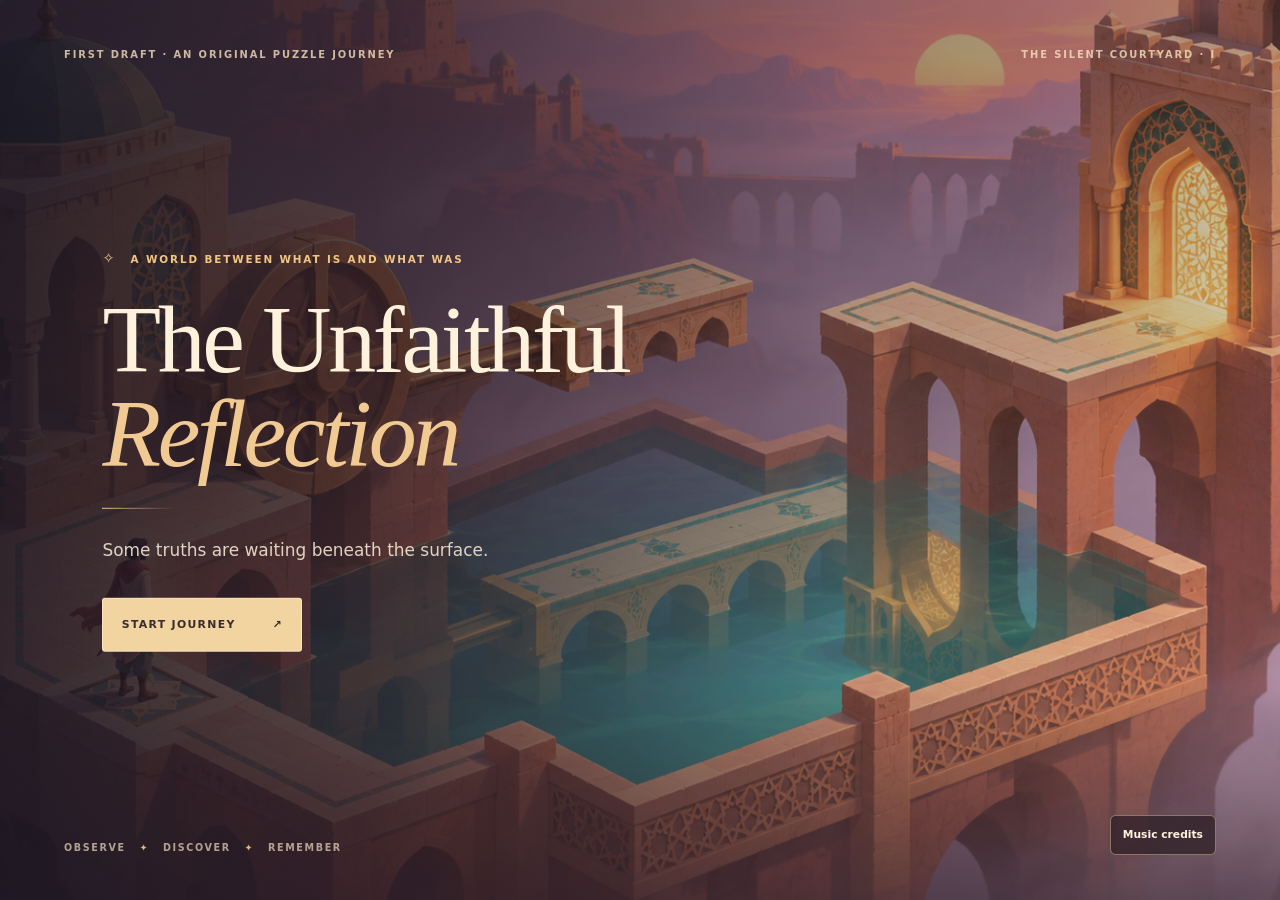
<file: the-unfaithful-reflection-first-draft/index-archived.html>
<!doctype html>
<html lang="en">
  <head>
    <meta charset="UTF-8" />
    <meta name="viewport" content="width=device-width, initial-scale=1.0" />
    <meta name="theme-color" content="#8f697f" />
    <title>The Unfaithful Reflection First Draft</title>
    <link rel="stylesheet" href="./style.css?v=opening-sound-2" />
  </head>
  <body>
    <main id="game" aria-label="The Unfaithful Reflection First Draft">
      <div id="scene" aria-hidden="true"></div>
      <section id="intro" class="opening" aria-labelledby="game-title">
        <div class="opening-art" aria-hidden="true"></div>
        <div class="opening-shade" aria-hidden="true"></div>
        <div class="opening-top"><span>First draft · An original puzzle journey</span><span class="opening-chapter">The Silent Courtyard · I</span></div>
        <div class="opening-audio">
          <details class="music-credits"><summary>Music credits</summary><p>“Fluidscape” and “Dreams Become Real” by Kevin MacLeod, <a href="https://incompetech.com/" target="_blank" rel="noopener noreferrer">incompetech.com</a>. <a href="https://creativecommons.org/licenses/by/4.0/" target="_blank" rel="noopener noreferrer">CC BY 4.0</a>. Fluidscape is an edited excerpt; tracks fade between worlds.</p></details>
        </div>
        <div class="opening-content">
          <p class="opening-kicker"><span aria-hidden="true">✧</span> A world between what is and what was</p>
          <h1 id="game-title">The Unfaithful<br><em>Reflection</em></h1>
          <span class="opening-rule" aria-hidden="true"></span>
          <p class="opening-tagline">Some truths are waiting beneath the surface.</p>
          <button id="begin" class="opening-action" type="button"><span>Start journey</span><span aria-hidden="true">↗</span></button>
        </div>
        <p class="opening-bottom">Observe <span>✦</span> Discover <span>✦</span> Remember</p>
      </section>

      <section id="story" class="opening story-screen is-hidden" aria-labelledby="story-title">
        <div class="opening-art" aria-hidden="true"></div>
        <div class="story-shade" aria-hidden="true"></div>
        <div class="story-card">
          <p class="opening-kicker">Chapter I <span aria-hidden="true">✧</span> The Silent Courtyard</p>
          <h2 id="story-title">The water remembers.</h2>
          <span class="opening-rule" aria-hidden="true"></span>
          <p>Long ago, the people of this fortress vanished without a trace. A lone traveller has come seeking answers, guided by memories that linger in the water.</p>
          <p>Help him cross the forgotten courtyards, uncover their hidden clues, and discover what became of the people who once called this place home.</p>
          <button id="enter-courtyard" class="opening-action" type="button"><span>Enter the courtyard</span><span aria-hidden="true">↗</span></button>
        </div>
      </section>

      <header id="hud" class="hud is-hidden" aria-live="polite">
        <div class="objective-card">
          <div class="objective-meta">
            <span id="chapter-step" class="step-label">Outer Crossing</span>
            <span id="world-state" class="world-state">Real world</span>
          </div>
          <p id="objective">Drag across the water to reveal what it remembers.</p>
          <p id="joint-status" class="joint-status" aria-live="polite">Find the path that leads to the door.</p>
          <p id="memory-line" class="memory-line" aria-live="polite"><span>Your search</span> Discover what happened to the missing inhabitants.</p>
        </div>
        <div class="game-actions" aria-label="Game controls">
          <button id="sound" class="icon-action" type="button" aria-pressed="true">Sound on</button>
          <button id="pause" class="icon-action" type="button" aria-pressed="false">Pause</button>
          <button id="restart" class="icon-action" type="button">Restart</button>
          <details class="game-music-credits music-credits"><summary>Music credits</summary><p>“Fluidscape” and “Dreams Become Real” by Kevin MacLeod, <a href="https://incompetech.com/" target="_blank" rel="noopener noreferrer">incompetech.com</a>. <a href="https://creativecommons.org/licenses/by/4.0/" target="_blank" rel="noopener noreferrer">CC BY 4.0</a>. Fluidscape is an edited excerpt; tracks fade between worlds.</p></details>
        </div>
      </header>

      <div id="prompt" class="prompt is-hidden" role="status"></div>
      <aside id="guide-speech" class="guide-speech is-hidden" aria-live="polite" aria-atomic="true">
        <span class="guide-speech-icon" aria-hidden="true">✧</span>
        <div><span class="guide-name">The Guide <span class="guide-spark" aria-hidden="true">✦</span></span><p id="guide-words"></p></div>
      </aside>
      <button id="wheel-cue" class="wheel-cue is-hidden" type="button" aria-label="Walk to and press the red button">Tap the red button <span aria-hidden="true">↓</span></button>

      <nav id="travel-controls" class="travel-controls is-hidden" aria-label="Courtyard actions">
        <button id="go-wheel" type="button">Walk to button</button>
        <button id="turn-wheel" type="button">Press red button</button>
        <button id="go-dais" type="button">Walk to platform</button>
        <button id="switch-world" type="button">Switch world</button>
        <button id="cross-bridge" type="button">Cross bridge</button>
        <button id="return-bridge" type="button">Walk back</button>
        <button id="go-door" type="button">Reach doorway</button>
      </nav>

      <section id="pause-panel" class="panel pause-panel is-hidden" aria-labelledby="pause-title">
        <p class="eyebrow">The memory is waiting</p>
        <h2 id="pause-title">Game paused</h2>
        <button id="resume" class="primary-action" type="button">Continue</button>
      </section>

      <section id="ending" class="panel ending-panel is-hidden" aria-labelledby="ending-title">
        <p class="eyebrow">Memory restored</p>
        <h2 id="ending-title">The doorway remembers you.</h2>
        <p class="story-copy">The fragment warms in the traveller’s hand. Beyond the light, another courtyard is beginning to wake.</p>
        <button id="play-again" class="primary-action" type="button">Play again</button>
      </section>

      <div id="loading" role="status" aria-live="polite">
        <span class="loading-mark" aria-hidden="true"></span>
        <p>The courtyard remembers…</p>
      </div>
      <div class="grain" aria-hidden="true"></div>
    </main>
    <script src="./opening-audio.js?v=no-opening-control-4"></script>
    <script type="module" src="./scene3d.js?v=reflection-contrast-5"></script>
  </body>
</html>
</file>
<file: style.css>
@import url('https://fonts.googleapis.com/css2?family=DM+Sans:wght@400;500;600;700&family=Manrope:wght@400;500;600;700;800&display=swap');
:root{--bg:#111112;--text:#f0efeb;--muted:#929294;--red:#b84456;--line:#303032}*{box-sizing:border-box}html{scroll-behavior:smooth;scroll-padding-top:30px}body{margin:0;background:var(--bg);color:var(--text);font-family:'DM Sans',sans-serif}a{color:inherit;text-decoration:none}button{font:inherit;color:inherit;cursor:pointer}button,a{-webkit-tap-highlight-color:transparent}a:focus-visible,button:focus-visible,svg:focus-visible{outline:2px solid #ec8897;outline-offset:6px}.wrap{max-width:1440px;width:88%;margin:auto}header{height:108px;display:flex;align-items:center;justify-content:space-between;border-bottom:1px solid var(--line)}nav{display:flex;gap:35px;align-items:center;font-size:13px}nav a,nav button{background:none;border:0;padding:8px 0;color:#a3a3a4}nav .active,nav a:hover,nav button:hover{color:var(--text)}nav .active:after{content:'';display:block;width:4px;height:4px;border-radius:50%;background:var(--red);margin:8px auto -12px}.logo{font-family:Manrope,sans-serif;font-weight:800;font-size:31px;letter-spacing:-4px;position:relative}.logo span{color:var(--red)}.logo i{font-style:normal;font-size:16px;letter-spacing:0;position:absolute;right:-17px;top:-1px}.hero{padding-top:65px;padding-bottom:60px}.eyebrow,.section-label,.name{font-size:10px;letter-spacing:2px;font-weight:500}.eyebrow{color:#aaa9ab;display:flex;align-items:center;gap:10px}.dot,.live-dot{width:6px;height:6px;display:inline-block;background:var(--red);border-radius:50%}h1{font-family:Manrope,sans-serif;font-weight:800;font-size:clamp(42px,6.65vw,100px);line-height:1.08;letter-spacing:-.055em;margin:34px 0 35px}h1>span{color:var(--red)}h1 .period{color:var(--red)}.hero-bottom{display:flex;align-items:center;justify-content:space-between}.name{font-size:13px;letter-spacing:3px}.intro{font-size:13px;line-height:1.65;color:#99999b;margin-left:auto;margin-right:70px}.down{height:44px;width:44px;border:1px solid #4b4b4d;border-radius:50%;display:grid;place-items:center;font-size:24px}.section-label{display:flex;justify-content:space-between;color:#929294;font-size:9px;letter-spacing:1.6px;margin-bottom:19px}.playbox{height:490px;border:1px solid #383839;background:#1a1a1b;position:relative;overflow:hidden;background-image:radial-gradient(#3d3b3b 0.65px,transparent 0.65px);background-size:23px 23px}.canvas-top,.canvas-bottom{position:absolute;left:27px;right:27px;display:flex;justify-content:space-between;z-index:2;pointer-events:none}.canvas-top{top:24px;font-size:13px;align-items:center}.live-dot{margin-right:9px;background:#c65b6d}.canvas-top button{background:#242425;border:1px solid #464648;border-radius:20px;font-size:11px;padding:8px 14px;pointer-events:auto}.canvas-bottom{bottom:22px;font-size:10px;color:#aaa9ab;gap:20px}.canvas-bottom #count{font-size:8px;letter-spacing:1px}#art{width:100%;height:100%;cursor:crosshair;touch-action:manipulation}.shape{transition:transform .85s cubic-bezier(.2,.8,.2,1)}.shape path{transition:d .85s ease,fill .8s ease}.projects{padding-top:92px;padding-bottom:90px}.project-heading{display:flex;align-items:end;justify-content:space-between;margin:30px 0 34px}h2{font-family:Manrope,sans-serif;font-size:clamp(28px,3vw,44px);font-weight:600;line-height:1.2;letter-spacing:-1.7px;margin:0}.project-heading h2 span{color:#8d8b8d}.project-heading p{font-size:12px;line-height:1.6;color:#99999b}.project-grid{display:grid;grid-template-columns:1fr 1fr;gap:30px}.thumb{aspect-ratio:1.38;position:relative;overflow:hidden;border:1px solid #393638;background:#242020}.placeholder{position:absolute;top:20px;left:20px;font-size:8px;letter-spacing:1.5px;z-index:2;color:#c3adb2}.image-note{position:absolute;bottom:20px;left:20px;font-size:9px;color:#b6a4a8;z-index:2}.project-arrow{position:absolute;bottom:18px;right:20px;font-size:22px}.album-art{position:absolute;inset:18% 14%;transition:transform .5s}.project:hover .album-art,.project:hover .world-art{transform:scale(1.035)}.record{position:absolute;width:65%;aspect-ratio:1;right:0;top:5%;border-radius:50%;background:repeating-radial-gradient(#141315 0 2px,#282326 3px 4px);box-shadow:0 15px 30px #0006}.record:after{content:'';position:absolute;inset:36%;border-radius:50%;background:#a74758;border:18px solid #8a3948}.cover{position:absolute;left:0;top:0;width:64%;height:100%;background:#c7bdb6;padding:8%;color:#4e2931;box-shadow:8px 16px 30px #0005;transform:rotate(-7deg);display:flex;flex-direction:column;justify-content:space-between}.cover>span{font-size:clamp(12px,2vw,28px);font-weight:800;line-height:1;letter-spacing:-1px}.cover i{font-size:clamp(36px,5vw,75px);font-family:serif;font-style:italic}.cover small{font-size:6px;letter-spacing:1px}.environment{background:#202225}.world-art{position:absolute;inset:0;overflow:hidden;transition:transform .5s}.orb{position:absolute;width:23%;aspect-ratio:1;border-radius:50%;background:#b2685f;top:19%;right:21%;box-shadow:0 0 70px #b2685f22}.floor{position:absolute;inset:55% -25% -60%;background:repeating-linear-gradient(0deg,transparent 0 39px,#565050 40px 41px),repeating-linear-gradient(90deg,transparent 0 59px,#565050 60px 61px);transform:perspective(200px) rotateX(40deg)}.arch{position:absolute;width:25%;height:66%;top:26%;border:18px solid #756561;border-bottom:0;border-radius:90px 90px 0 0;transform:skewY(-7deg);box-shadow:8px -3px 0 #403b3a}.arch1{left:19%}.arch2{left:39%;height:52%;top:37%;border-width:13px;filter:brightness(.8)}.arch3{left:56%;height:40%;top:47%;border-width:10px;filter:brightness(.6)}.project-meta{display:flex;align-items:center;justify-content:space-between;margin-top:22px}.project-meta small{font-size:8px;letter-spacing:1.4px;color:#99999b}.project-meta h3{font-size:20px;font-weight:500;margin:9px 0 0;letter-spacing:-.5px}.project-meta>span{font-size:10px;color:#929294;border:1px solid #3c3c3e;border-radius:20px;padding:7px 10px}footer{border-top:1px solid var(--line);padding:30px 0;display:flex;align-items:center;justify-content:space-between;font-size:10px;color:#969698}footer span{margin-left:24px;color:#646466}.socials{display:flex;gap:10px}.socials button{border:1px solid #454547;width:30px;height:30px;border-radius:50%;background:none;color:#aaa;font-size:13px}.socials button:hover{border-color:var(--red);color:#fff}dialog{background:#202022;color:var(--text);border:1px solid #48484b;padding:50px;width:min(90%,600px)}dialog::backdrop{background:#000b;backdrop-filter:blur(5px)}dialog h2{margin:25px 0}dialog p{font-size:15px;line-height:1.8;color:#bbb}.close{position:absolute;right:15px;top:12px;background:none;border:0;font-size:28px}.detail{padding:70px 0;min-height:75vh}.detail h1{font-size:clamp(42px,6vw,80px)}.detail p{max-width:650px;line-height:1.8;color:#a9a9ab}.detail .media-placeholder{margin-top:40px;border:1px dashed #5b4b4e;background:#211b1e;padding:80px 30px;text-align:center;color:#b98b95}.detail .back{font-size:12px;color:#c57080}@media(min-width:1600px){.wrap{width:82%}}@media(max-width:650px){.wrap{width:88%}header{height:84px}nav{gap:24px;font-size:12px}.hero{padding-top:45px;padding-bottom:40px}.eyebrow{font-size:7px;letter-spacing:1.2px}h1{font-size:clamp(34px,9vw,58px);margin:28px 0}.name{font-size:10px;letter-spacing:2px}.intro{display:none}.down{width:35px;height:35px}.section-label{font-size:7px;letter-spacing:.8px}.playbox{height:360px}.canvas-top,.canvas-bottom{left:16px;right:16px}.canvas-bottom{font-size:9px;line-height:1.5}.canvas-bottom #count{display:none}.canvas-top{font-size:11px}.projects{padding-top:55px;padding-bottom:50px}.project-heading{display:block;margin-top:24px}.project-heading p{margin-top:20px}.project-grid{grid-template-columns:1fr;gap:35px}.cover>span{font-size:25px}.cover i{font-size:65px}.project-meta h3{font-size:19px}footer span{display:none}footer{font-size:9px}.detail .media-placeholder{padding:60px 15px}}@media(prefers-reduced-motion:reduce){html{scroll-behavior:auto}*,*:before,*:after{transition:none!important}}

/* Revision 2 — organic forms, luminous dot field, balanced hero */
.hero-layout{display:flex;align-items:center;gap:18px}.hero-layout h1{flex:1;position:relative;z-index:1;font-size:clamp(42px,6.1vw,92px)}.hero-sculpture{width:24%;flex-shrink:0;text-align:center}.hero-sculpture svg{width:100%;overflow:visible;filter:drop-shadow(0 0 28px #b8445622);animation:sculptureFloat 12s ease-in-out infinite}.hero-sculpture>span{font-size:7px;letter-spacing:1.6px;color:#a57880;display:block;margin-top:10px}.playbox{background-image:none}.dot-field{position:absolute;inset:0;overflow:hidden;pointer-events:none}.dot-field i{position:absolute;width:2px;height:2px;background:#d8c7cb;border-radius:50%;box-shadow:0 0 7px #eeb9ca;animation:dotDrift var(--duration) ease-in-out var(--delay) infinite;opacity:.25}#art{position:relative;z-index:1}.project{transition:transform .45s cubic-bezier(.2,.7,.3,1);transform-origin:center}.project:hover,.project:focus-visible{transform:translateY(-5px) scale(1.018)}.project-cover{width:100%;height:100%;object-fit:contain;padding:18px;display:block;transition:transform .5s}.project:hover .project-cover{transform:scale(1.035)}.project-cover[hidden]{display:none}.asset-pending{height:100%;align-content:center;text-align:center;color:#d7bdc3;font-size:28px}.asset-pending small{display:block;font-size:10px;margin-top:16px;color:#9d858b}.album-final{margin:40px 0 0;max-width:760px}.album-final img{width:100%;height:auto}.album-final figcaption{padding:60px 25px;border:1px solid #433038;color:#c28e9a}@keyframes dotDrift{0%,100%{transform:translate(0,0);opacity:.15;box-shadow:0 0 3px #eeb9ca66}50%{transform:translate(var(--drift),-10px);opacity:.75;box-shadow:0 0 9px #eeb9cacc}}@keyframes sculptureFloat{0%,100%{transform:translateY(0) rotate(-5deg)}50%{transform:translateY(-9px) rotate(5deg)}}@media(max-width:900px){.hero-layout h1{font-size:6.2vw}.hero-sculpture{width:22%}.hero-sculpture>span{font-size:5px;letter-spacing:.6px}}@media(max-width:650px){.hero-layout{position:relative;display:block}.hero-layout h1{font-size:clamp(34px,9vw,58px)}.hero-sculpture{position:absolute;width:24%;right:0;top:-32px;opacity:.35}.hero-sculpture>span{display:none}.project:hover{transform:none}}@media(prefers-reduced-motion:reduce){.dot-field i,.hero-sculpture svg{animation:none!important}.dot-field i{opacity:.35}}

.hero-sculpture svg{animation:none}.play-instructions{font-size:10px;color:#aaa9ab;max-width:75%;line-height:1.5}.canvas-bottom>span:first-child{font-size:13px;color:#f0efeb}.album-hero{margin:35px auto 65px;max-width:850px;min-height:200px;text-align:center}.album-hero img{display:block;width:100%;height:auto}.album-hero img[hidden]{display:none}.album-hero figcaption{padding:100px 20px;background:#201b1e;border:1px solid #443139;color:#d3a2ae;font-size:25px}.album-hero small{font-size:11px;display:block;margin-top:20px}.album-story{max-width:820px;margin:auto}.album-story h1{margin:22px 0}.album-story .lead{font-size:22px;color:#e0ccd1}.album-story h2{font-size:27px;margin:35px 0 12px}.album-story p{max-width:none}.comparison-section{max-width:850px;margin:80px auto 0}.comparison-heading{display:flex;justify-content:space-between;align-items:end;gap:20px}.comparison-heading h2{margin-top:18px}.comparison-heading button{border:1px solid #64414b;background:transparent;border-radius:30px;padding:10px 16px;font-size:11px}.comparison-heading button:disabled{opacity:.4;cursor:default}.compare-help{font-size:12px}.comparison{position:relative;aspect-ratio:1;background:#211b1e;overflow:hidden;border:1px solid #443139}.compare-image{position:absolute;inset:0;width:100%;height:100%;object-fit:contain}.before-layer{position:absolute;inset:0;clip-path:inset(0 calc(100% - var(--split)) 0 0);background:#211b1e}.divider{position:absolute;left:var(--split);top:0;bottom:0;width:2px;background:#f1e2e7;transform:translateX(-50%);pointer-events:none}.divider span{position:absolute;top:50%;left:50%;transform:translate(-50%,-50%);background:#b84456;border:2px solid white;border-radius:50%;width:44px;height:44px;display:grid;place-items:center;font-size:22px}#compareRange{position:absolute;inset:0;width:100%;height:100%;opacity:0;cursor:ew-resize;margin:0;touch-action:pan-y}.comparison:focus-within{outline:2px solid #d98492;outline-offset:5px}.compare-label{position:absolute;top:20px;background:#111b;border-radius:20px;font-size:9px;letter-spacing:1px;padding:8px 12px;z-index:2;pointer-events:none}.before-label{left:20px}.after-label{right:20px}.comparison-placeholder{position:absolute;inset:0;text-align:center;align-content:center;color:#c5a2ac;padding:20px}.comparison-placeholder small{display:block;margin-top:14px;font-size:11px}.compare-status{font-size:11px!important;color:#b3939d!important}@media(max-width:650px){.play-instructions{font-size:9px;max-width:72%}.canvas-bottom>span:first-child{font-size:11px}.comparison-heading h2{font-size:28px}.comparison-heading button{font-size:10px;padding:9px}.album-story .lead{font-size:18px}.album-hero{margin-bottom:40px}}

/* Shared navigation: monogram left, navigation right. */
header>.logo{order:0;margin-right:24px}header>nav{order:1;margin-left:auto;gap:12px}header nav a,header nav button{padding:9px 15px;border-radius:7px;transition:background .2s,color .2s;position:relative}header nav .active{background:#b844561b;color:#f0d2d9;box-shadow:inset 0 -2px 0 #b84456}header nav .active:after{display:none}header nav a:hover,header nav button:hover{background:#ffffff08}header nav .active:hover{background:#b8445626}@media(max-width:650px){header>nav{gap:3px}header nav a,header nav button{padding:9px 10px}}
/* Navigation uses only a fine underline for its current destination. */
header nav a,header nav button{border-radius:0;background:transparent;box-shadow:none}
header nav .active,header nav .active:hover{background:transparent;box-shadow:none;color:#f0d2d9}
header nav a:hover,header nav button:hover{background:transparent;color:#f0d2d9}
header nav .active:after{content:'';display:block;position:absolute;left:15px;right:15px;bottom:2px;width:auto;height:1px;margin:0;border-radius:0;background:#b84456}
@media(max-width:650px){header nav .active:after{left:10px;right:10px}}

/* Square artwork at every size, with no crop or distortion. */
.thumb{aspect-ratio:1 / 1}.project-cover{padding:0;width:100%;height:100%;object-fit:contain}.project:hover .project-cover{transform:none}.album-introduction{display:flow-root;max-width:1200px;margin:40px auto 0}.album-introduction .album-hero{float:left;width:48%;max-width:none;aspect-ratio:1 / 1;margin:0 42px 26px 0}.album-introduction .album-hero img{width:100%;height:auto;aspect-ratio:1 / 1;object-fit:contain}.album-introduction .album-story{max-width:none;margin:0}.album-introduction .album-story h1{font-size:clamp(32px,4vw,62px);margin-top:18px}.album-introduction .album-story .eyebrow{display:block;line-height:1.8}.album-introduction .album-story h2{font-size:25px}.album-introduction .album-story .lead{font-size:19px}.comparison{aspect-ratio:1 / 1}.compare-image{object-fit:contain;aspect-ratio:1 / 1}footer{gap:28px}footer .footer-logo{flex-shrink:0;color:#f0efeb;line-height:1.2}footer .footer-logo span{display:inline;margin:0;color:#b84456}footer .footer-logo i{color:#f0efeb}footer .socials{margin-left:auto}footer>.footer-logo+div{margin-right:auto}@media(max-width:800px){.album-introduction .album-hero{width:44%;margin-right:25px}.album-introduction .album-story h1{font-size:36px}}@media(max-width:650px){.album-introduction .album-hero{float:none;width:100%;margin:0 0 30px}.album-introduction .album-story h1{font-size:42px}footer{gap:20px;flex-wrap:wrap}footer .footer-logo span{display:inline}.thumb{aspect-ratio:1 / 1}}

/* Consistent footer, stable text columns, and media controls. */
footer .socials{margin-left:auto;display:flex;align-items:center}footer .socials button{display:grid;place-items:center}footer .socials svg{display:block}.album-introduction{display:grid;grid-template-columns:minmax(0,1fr) minmax(0,1fr);gap:42px;align-items:start}.album-introduction .album-hero{float:none;width:100%;margin:0}.album-introduction .album-story{min-width:0}.album-story p{line-height:1.8;text-align:left}.sound-toggle{position:absolute;right:16px;bottom:16px;z-index:5;width:34px;height:34px;display:grid;place-items:center;background:#161317dd;border:1px solid #c694a4;border-radius:50%;color:#fff}.sound-toggle:hover{background:#963e50}.studio-thumb{width:100%;height:100%;object-fit:contain;display:block}.studio-introduction{display:flow-root;margin-top:40px}.studio-hero{float:left;width:54%;margin:0 38px 24px 0}.studio-hero img{display:block;width:100%;height:auto}.studio-story h1{font-size:clamp(30px,4vw,58px);margin:20px 0}.studio-story h2{font-size:25px;margin:28px 0 12px}.studio-story .eyebrow{display:block;line-height:1.8}.studio-story p{max-width:none;line-height:1.8}.studio-video{clear:both;margin:65px auto 0;max-width:1000px}.studio-video h2{margin:20px 0}.studio-video video{width:100%;height:auto;aspect-ratio:984/558;background:#161616;display:block}.video-note{font-size:12px;color:#b5939d!important}@media(max-width:800px){.album-introduction{gap:26px}.studio-hero{width:48%;margin-right:25px}}@media(max-width:650px){.album-introduction{display:block}.album-introduction .album-hero{margin-bottom:30px}.studio-hero{float:none;width:100%;margin:0 0 30px}.studio-story h1{font-size:42px}}
/* Softer frames and slightly smaller comparison artwork. */
.playbox,.thumb{border-radius:12px;overflow:hidden}.studio-thumb{object-fit:cover}.comparison{width:95%;margin-inline:auto}
/* Compact comparison and uncropped studio artwork with stable reading columns. */
.comparison{width:80%;max-width:680px;margin-inline:auto}.studio-thumb{object-fit:contain;background:#202225}.studio-introduction{display:grid;grid-template-columns:minmax(0,1.15fr) minmax(0,1fr);gap:38px;align-items:start}.studio-introduction .studio-hero{float:none;width:100%;margin:0}.studio-story{min-width:0}.studio-story h1{font-size:clamp(30px,3.7vw,54px);line-height:1.14}.studio-story p{text-align:left;line-height:1.8;max-width:none}.studio-story .eyebrow{font-size:9px;letter-spacing:1.2px}@media(max-width:850px){.studio-introduction{grid-template-columns:1fr;gap:28px}.studio-introduction .studio-hero{max-width:100%;margin:0}.studio-story h1{font-size:42px}}@media(max-width:650px){.comparison{width:90%}.studio-story h1{font-size:36px}}
/* Match each thumbnail frame to its artwork's native proportions. */
.thumb.album{aspect-ratio:1 / 1}.thumb.environment{aspect-ratio:984 / 558}.project-cover,.studio-thumb{display:block;width:100%;height:100%;padding:0;object-fit:contain}.project-grid{align-items:start}.comparison{width:62%;max-width:525px;margin-inline:auto}@media(max-width:650px){.comparison{width:78%;max-width:525px}}

.thumb.environment{aspect-ratio:984 / 558}
/* Gentle name shimmer and consistent project-card dimensions. */
.hero .name{color:#c5bcc0;background-image:linear-gradient(110deg,#c5bcc0 0%,#c5bcc0 40%,#ffffff 48%,#f3bdca 51%,#c5bcc0 59%,#c5bcc0 100%);background-size:250% 100%;background-position:150% 0;background-clip:text;-webkit-background-clip:text;-webkit-text-fill-color:transparent;animation:nameShine 7s ease-in-out infinite}
@keyframes nameShine{0%,30%{background-position:150% 0}75%,100%{background-position:-50% 0}}
.thumb.album,.thumb.environment{aspect-ratio:1 / 1;width:100%;background:#19191b}.thumb .project-cover,.thumb .studio-thumb{width:100%;height:100%;object-fit:contain;padding:0}.project-grid{align-items:start}@media(prefers-reduced-motion:reduce){.hero .name{animation:none;background:none;-webkit-text-fill-color:currentColor;color:#c5bcc0}}
/* More visible name highlight, with a bright sweep and soft glow. */
.hero .name{background-image:linear-gradient(110deg,#a99ba2 0%,#a99ba2 30%,#f4bdcd 40%,#ffffff 47%,#ffffff 54%,#f4bdcd 62%,#a99ba2 72%,#a99ba2 100%);background-size:280% 100%;animation:nameShine 4.8s ease-in-out infinite;filter:drop-shadow(0 0 5px #efb4c544)}
@media(prefers-reduced-motion:reduce){.hero .name{animation:none;background:none;filter:none}}
/* Responsive finishing pass: desktop, tablet, and touch screens. */
html{overflow-x:clip}body{min-width:280px}.wrap{width:calc(100% - 64px);max-width:1440px}img,video{max-width:100%}button,a,input{-webkit-tap-highlight-color:transparent}header nav a,header nav button{min-height:44px;display:inline-flex;align-items:center;justify-content:center}.canvas-top button{min-height:44px;min-width:64px}.sound-toggle{width:44px;height:44px}.comparison-heading button{min-height:44px}.socials button{width:40px;height:40px}dialog{max-height:85dvh;overflow-y:auto}dialog .close{min-width:44px;min-height:44px}.hero-layout h1{min-width:0}.hero-sculpture{max-width:300px}.project-meta{gap:12px}.project-meta>span{flex-shrink:0}.album-story,.studio-story{overflow-wrap:break-word}.studio-video video{object-fit:contain}.compare-image{user-select:none;-webkit-user-drag:none}#compareRange{touch-action:pan-y}.comparison-heading{flex-wrap:wrap}.comparison-heading button{flex-shrink:0}.album-introduction{gap:clamp(24px,3vw,42px)}
@media(min-width:1600px){.hero-layout h1{font-size:92px}.hero{padding-top:80px}}
@media(max-width:1000px){.hero-layout h1{font-size:6.5vw}.hero-sculpture{width:22%}.project-grid{gap:24px}.album-introduction{grid-template-columns:1fr}.album-introduction .album-hero{max-width:560px;margin-inline:auto}.album-introduction .album-story{max-width:760px;margin-inline:auto}.studio-introduction{grid-template-columns:1fr}.studio-introduction .studio-hero{max-width:850px;margin-inline:auto}.studio-story{max-width:760px;margin-inline:auto}.album-story h1{font-size:48px!important}}
@media(max-width:650px){.wrap{width:calc(100% - 36px)}header{height:80px}header>nav{gap:0}header nav a,header nav button{padding-inline:10px}.hero{padding-top:35px}.hero-layout{display:flex;flex-direction:column;align-items:stretch;gap:0}.hero-layout h1{font-size:clamp(30px,8.5vw,55px);letter-spacing:-.055em;margin-bottom:6px}.hero-sculpture{position:static;opacity:1;width:110px;align-self:flex-end;margin-top:-4px;margin-bottom:-10px}.hero-bottom{gap:15px}.hero .name{font-size:11px;letter-spacing:2px}.hero-bottom .down{width:44px;height:44px;flex-shrink:0}.playbox{height:350px}.canvas-top{top:12px;left:12px;right:12px;gap:12px}.play-instructions{max-width:calc(100% - 80px);font-size:10px}.canvas-bottom{bottom:16px}.project-grid{grid-template-columns:1fr;gap:35px}.project-heading h2{font-size:31px}.project-meta h3{font-size:20px}.project-meta>span{font-size:9px}.detail{padding-top:32px}.album-introduction{margin-top:25px}.album-introduction .album-hero{margin-bottom:0}.album-story h1{font-size:38px!important;letter-spacing:-1.6px}.album-story .eyebrow,.studio-story .eyebrow{font-size:8px;letter-spacing:1px}.album-story .lead{font-size:18px}.album-story p,.studio-story p{font-size:15px;line-height:1.75}.comparison-section{margin-top:45px}.comparison{width:100%;max-width:360px}.comparison-heading{gap:16px;align-items:center}.comparison-heading h2{font-size:28px}.compare-label{top:12px;font-size:8px;padding:6px 9px}.before-label{left:12px}.after-label{right:12px}.sound-toggle{right:10px;bottom:10px}.studio-video{margin-top:45px}.studio-video h2{font-size:31px}.studio-video p{font-size:14px}footer{gap:12px;flex-wrap:nowrap;font-size:9px}.socials{gap:5px}.socials button{width:36px;height:40px}dialog{padding:42px 24px 26px}dialog h2{font-size:30px}}
@media(max-width:360px){.wrap{width:calc(100% - 28px)}header nav a,header nav button{font-size:11px;padding-inline:8px}.section-label{font-size:6px}.hero .eyebrow{font-size:6px;letter-spacing:1px}.project-meta>span{padding:6px}.project-meta h3{font-size:18px}}
@media(hover:none){.project:hover,.project:focus-visible{transform:none}.project:hover .world-art,.project:hover .album-art{transform:none}}
/* Final spacing system: shared page gutters across all three pages. */
:root{--page-gutter:clamp(32px,4vw,72px);--section-space:clamp(56px,6vw,88px)}
.wrap{width:calc(100% - var(--page-gutter) * 2);max-width:1440px;margin-inline:auto}header.wrap{padding-inline:0}main>section.wrap{padding-inline:0}.hero{padding-top:clamp(48px,5vw,80px);padding-bottom:clamp(40px,4vw,64px)}.projects{padding-top:var(--section-space);padding-bottom:var(--section-space)}.detail{padding-block:48px 72px}.album-introduction,.studio-introduction{margin-top:36px}.comparison-section,.studio-video{margin-top:64px}footer.wrap{padding-block:28px}.project-meta{margin-top:20px}.album-story p,.studio-story p{margin-block:14px 22px}.album-story h2,.studio-story h2{margin-block:30px 12px}.comparison-heading h2{margin-bottom:0}.compare-help{margin-block:18px 22px}.compare-status{margin-block:12px 0}.studio-video>p{margin-block:16px 24px}.studio-video>.video-note{margin-top:12px}.album-introduction .album-hero,.studio-introduction .studio-hero{min-width:0}.project-grid>*{min-width:0}
@media(min-width:651px) and (max-width:1000px){:root{--page-gutter:32px;--section-space:60px}.detail{padding-block:40px 60px}.album-introduction,.studio-introduction{gap:32px}.comparison-section,.studio-video{margin-top:56px}}
@media(max-width:650px){:root{--page-gutter:20px;--section-space:48px}.hero{padding-top:32px;padding-bottom:36px}.detail{padding-block:28px 48px}.album-introduction,.studio-introduction{margin-top:28px;gap:28px}.album-introduction .album-hero{margin-bottom:28px}.album-story p,.studio-story p{margin-block:12px 20px}.album-story h2,.studio-story h2{margin-block:26px 12px}.comparison-section,.studio-video{margin-top:44px}.project-heading{margin-block:24px 28px}.project-meta{margin-top:16px}.project-grid{gap:32px}.comparison-heading{gap:18px}.compare-help{margin-block:16px 20px}.comparison{margin-inline:auto}footer.wrap{padding-block:22px;gap:12px}.canvas-top{left:16px;right:16px}.canvas-bottom{left:16px;right:16px}}
@media(max-width:360px){:root{--page-gutter:16px}header>.logo{margin-right:16px}.canvas-top,.canvas-bottom{left:12px;right:12px}}
@supports(padding:max(0px)){body{padding-left:env(safe-area-inset-left);padding-right:env(safe-area-inset-right)}}

/* Profile introduction remains visible at every screen size. */
.hero-bottom .intro{display:block;font-size:13px;line-height:1.5;margin-left:auto;margin-right:32px}@media(max-width:650px){.hero-bottom{display:grid;grid-template-columns:1fr auto;gap:8px 16px}.hero-bottom .name{grid-column:1;grid-row:1;margin:0}.hero-bottom .intro{grid-column:1;grid-row:2;display:block;font-size:11px;margin:0;color:#aaa9ab}.hero-bottom .down{grid-column:2;grid-row:1 / 3}}

/* Full images in fitted frames, aligned along their top edges. */
.project-grid{align-items:start}.thumb.album{aspect-ratio:1 / 1}.thumb.environment{aspect-ratio:984 / 558}.project-cover,.studio-thumb{width:100%;height:100%;object-fit:contain;padding:0}

/* Project 03 is visible now and becomes a link when its proposal page is added. */
.project-grid{grid-template-columns:repeat(2,minmax(0,1fr))}.thumb.game{aspect-ratio:3 / 2;background:#1b2223}.game-thumb{display:block;width:100%;height:100%;object-fit:contain}.project-status{position:absolute;top:16px;left:16px;padding:7px 10px;border:1px solid #ffffff30;border-radius:999px;background:#111112c9;color:#f0efeb;font-size:7px;letter-spacing:1.2px;backdrop-filter:blur(6px)}.project-pending{cursor:default}.project-pending:hover,.project-pending:focus-visible{transform:none}
@media(max-width:1000px){.project-grid{grid-template-columns:repeat(2,minmax(0,1fr))}}
@media(max-width:650px){.project-grid{grid-template-columns:1fr}.project-status{top:12px;left:12px}}

/* Publish-ready footer link. */
.socials a{min-height:40px;display:inline-flex;align-items:center;justify-content:center;padding:0 16px;border:1px solid #454547;border-radius:999px;color:#aaa;font-size:11px;letter-spacing:.04em;transition:border-color .2s,color .2s}.socials a:hover{border-color:var(--red);color:#fff}

/* Direct access to the interactive draft, separate from the proposal card. */
.project-game-card .project{display:block}.project-play{display:inline-flex;align-items:center;gap:10px;min-height:44px;margin-top:14px;padding:0 15px;border:1px solid #a25462;border-radius:999px;color:#f3d9de;font-size:12px;letter-spacing:.02em;transition:background .2s,border-color .2s}.project-play:hover,.project-play:focus-visible{background:#47252d;border-color:#e1a0ac}.project-play span{font-size:15px}
</file>
<file: bridge.css>
body > header.wrap {
  position:absolute; top:0; left:6%; z-index:3; border-color:#46382940;color:#302820;
  height:clamp(58px,9svh,82px);
}
header nav a, header nav button { color:#342b26; }
.bridge-intro {
  position:relative; isolation:isolate; min-height:max(610px,100svh);
  display:grid; align-items:center; justify-items:center;
  color:#302820;
  background: #eadbd6;
}
.bridge-copy {
  position:absolute; z-index:2; left:6%; bottom:8%;
  max-width:30%; text-shadow:none;
}
.bridge-course { margin:0 0 12px; font:600 11px/1.4 'DM Sans',sans-serif; letter-spacing:.12em; text-transform:uppercase; }
.bridge-copy h1 { margin:0; font:normal clamp(40px,4.4vw,82px)/1 Georgia,serif; letter-spacing:-.05em; }
.bridge-copy h1 span { color:inherit; }
.bridge-role { font-size:15px; margin:12px 0 17px; }
.bridge-link { display:inline-flex; gap:22px; padding:7px 0; border-bottom:1px solid; font-weight:600; }
.letter-curtain { margin:0; width:100%; display:grid; justify-items:center; }
.thread-stage { position:relative; width:min(76vw,112svh,1200px); aspect-ratio:1.53; margin-left:10%; }
.doorway { display:block; width:100%; height:100%; filter:url(#tower-cutout); }
.thread-stage canvas { position:absolute; inset:0; width:100%; height:100%; touch-action:none; cursor:grab; }
.thread-stage canvas:active { cursor:grabbing; }
.thread-stage canvas:focus-visible { outline:1px solid #d3a6ae; outline-offset:2px; }
.letter-curtain figcaption { position:absolute; right:6%; bottom:8%; text-align:right; display:grid; justify-items:end; gap:12px; font-size:13px; color:#302820; }
#chimes { font:inherit; border:1px solid #ffffff66; border-radius:20px; background:#111112b3; color:var(--text); padding:7px 14px; }
#chimes[aria-pressed=true] { border-color:#c17a89; }
@media(max-width:760px) {
  .bridge-intro { min-height:100svh; padding:76px 0 28px; display:flex; flex-direction:column; justify-content:center; gap:18px; }
  .bridge-copy { position:static; text-align:center; max-width:92%; }
  .bridge-course { font-size:9px; margin-bottom:8px; }
  .bridge-role { margin:7px 0; font-size:14px; }
  .bridge-link { font-size:14px; }
  .thread-stage { width:min(100%,68svh,650px); margin-left:0; aspect-ratio:1.28; }
  .letter-curtain figcaption { position:static; display:flex; align-items:center; justify-content:center; font-size:12px; margin-top:6px; }
}

body > header nav :is(a,button):is(.active,:hover,:focus-visible) {color:#442b20}
.doorway {mask-image:linear-gradient(to right,transparent,#000 9%,#000 91%,transparent)}
@media(min-width:761px) {
  .bridge-copy {max-width:27%}
  .bridge-copy #bridge-title {font-size:clamp(38px,4.45vw,82px)}
}

@media(min-width:761px) {
  .bridge-intro {
    grid-template-columns:minmax(0, 42%) minmax(0, 58%);
    align-items:center;
    padding:105px 5% 55px 6%;
  }
  .bridge-copy {
    position:relative;
    inset:auto;
    max-width:none;
    width:100%;
    padding-right:20px;
  }
  .bridge-copy #bridge-title {
    font-size:clamp(58px,7vw,112px);
    line-height:.95;
    letter-spacing:-.055em;
    max-width:6ch;
  }
  .bridge-course {font-size:clamp(11px,.95vw,14px);margin-bottom:24px}
  .bridge-role {font-size:clamp(17px,1.55vw,24px);line-height:1.4;margin:24px 0 28px}
  .bridge-link {font-size:16px}
  .letter-curtain {min-width:0}
  .thread-stage {width:100%;max-width:900px;margin:0;aspect-ratio:1.28}
  .letter-curtain figcaption {position:static;text-align:center;justify-items:center;margin-top:0}
}
@media(max-width:760px) {
  .bridge-intro {padding:100px 6% 40px;justify-content:flex-start;gap:20px}
  .bridge-copy {text-align:left;width:100%;max-width:none}
  .bridge-copy #bridge-title {font-size:clamp(52px,11vw,80px);line-height:1;letter-spacing:-.055em}
  .bridge-course {font-size:10px;margin-bottom:12px}
  .bridge-role {font-size:16px;margin:12px 0}
  .thread-stage {width:min(100%,550px)}
  .letter-curtain figcaption {flex-wrap:wrap}
}
.bridge-intro {background:#f0e1dd}
.bridge-course {color:#9b483e}
.bridge-copy #bridge-title {color:#282220}
.bridge-copy #bridge-title span {color:#a64032}
.bridge-link {align-items:center;gap:38px;transition:color .25s,border-color .25s}
.bridge-link:hover {color:#a64032}
.bridge-link span {transition:transform .25s}
.bridge-link:hover span {transform:translate(5px,5px)}
.letter-curtain figcaption {font-size:13px;gap:14px;color:#554843}
#chimes {background:transparent;color:#392b28;border:1px solid #a3857e;transition:background .2s,color .2s}
#chimes:hover,#chimes[aria-pressed=true] {background:#7e332b;color:white}
@media (prefers-reduced-motion:no-preference) {
 .bridge-copy {animation:intro-rise .9s both}
 .letter-curtain {animation:intro-rise 1.1s .15s both}
 @keyframes intro-rise {from {opacity:0;transform:translateY(22px)} to {opacity:1;transform:translateY(0)}}
}

/* The curtain fills the hero while the title floats above the moving strings. */
.bridge-intro {display:block;min-height:100svh;padding:0;background:#f0e1dd;overflow:hidden}
.letter-curtain {position:absolute;inset:0;width:100%;display:block;animation:none}
.thread-stage {position:absolute;inset:8% 3% 9%;width:auto;height:auto;max-width:none;aspect-ratio:auto;margin:0}
.thread-stage::before {content:'';position:absolute;left:2%;right:2%;top:3%;height:1px;background:#a77166}
.thread-stage canvas {touch-action:pan-y}
.letter-curtain figcaption {position:absolute;right:6%;bottom:3%;display:flex;align-items:center;gap:14px;margin:0}
.bridge-copy {position:absolute;z-index:2;left:50%;top:50%;bottom:auto;max-width:none;width:min(75%,850px);padding:26px;text-align:center;transform:translate(-50%,-50%);pointer-events:none;background:#f0e1ddd9}
.bridge-copy #bridge-title {max-width:none;font-size:clamp(65px,10vw,150px);line-height:.92;letter-spacing:-.065em}
.bridge-copy #bridge-title span {color:#a64032}
.bridge-course {font-size:11px;margin:0 0 20px}
.bridge-role {font-size:clamp(16px,1.6vw,23px);margin:20px 0 22px}
.bridge-link {pointer-events:auto}
@media(prefers-reduced-motion:no-preference) {
 .bridge-copy {animation:curtain-title 1s .9s both}
 @keyframes curtain-title {from {opacity:0;transform:translate(-50%,calc(-50% + 18px))} to {opacity:1;transform:translate(-50%,-50%)}}
}
@media(max-width:760px) {
 .bridge-intro {min-height:100svh;padding:0;display:block}
 .bridge-copy {position:absolute;left:50%;top:48%;text-align:center;width:88%;max-width:none;padding:20px 8px}
 .bridge-copy #bridge-title {font-size:clamp(48px,12vw,80px)}
 .bridge-course {font-size:10px;margin-bottom:15px}
 .bridge-role {margin:15px 0;font-size:16px}
 .thread-stage {position:absolute;inset:10% 2% 10%;height:auto;width:auto;aspect-ratio:auto}
 .letter-curtain figcaption {position:absolute;bottom:3%;left:0;right:0;justify-content:center}
}

/* Align the curtain with the portfolio content and share its background. */
.bridge-intro {background:#f7f3ef}
.thread-stage {inset:clamp(92px,12svh,125px) 6% 12%}
.thread-stage::before {left:0;right:0;top:3%}
.bridge-copy {width:min(78%,900px);background:radial-gradient(ellipse,#f7f3eff7 38%,#f7f3efdc 65%,#f7f3ef00 100%);padding:35px 24px}
.letter-curtain figcaption {right:6%;bottom:3%}
@media(max-width:760px) {
 .thread-stage {inset:95px 6% 105px}
 .bridge-copy {width:88%;padding:24px 10px}
 .letter-curtain figcaption {left:6%;right:6%;bottom:24px}
}

/* The curtain rail anchors every strand below the navigation. */
body:has(.bridge-intro) > header.wrap {border-bottom:0}
.thread-stage::before {top:0}

.bridge-copy #bridge-title .name-first {color:#282220}
.bridge-copy #bridge-title .name-last {color:#a64032}
@media (prefers-reduced-motion:no-preference) {
 .bridge-copy {animation:none}
 .bridge-copy #bridge-title span {display:inline-block;animation:name-emerge 1.05s cubic-bezier(.2,.75,.2,1) both}
 .bridge-copy #bridge-title .name-first {animation-delay:.7s}
 .bridge-copy #bridge-title .name-last {animation-delay:1s}
 .bridge-course,.bridge-role,.bridge-link {animation:hero-detail .7s ease 1.4s both}
 @keyframes name-emerge {
   from {opacity:0;transform:translateY(24px)}
   to {opacity:1;transform:translateY(0)}
 }
 @keyframes hero-detail {from {opacity:0;transform:translateY(8px)} to {opacity:1;transform:translateY(0)}}
}

.bridge-copy #bridge-title {line-height:1.15;letter-spacing:-.045em}
.bridge-copy #bridge-title span {padding:0 .035em}

.availability {display:flex;align-items:center;justify-content:center;gap:10px;color:#44584a;font-size:13px;font-weight:600;margin:22px 0 0}
.availability-dot {display:inline-block;width:8px;height:8px;border-radius:50%;background:#36945b}
.scroll-cue {position:absolute;z-index:3;bottom:24px;left:50%;transform:translateX(-50%);display:flex;align-items:center;gap:12px;font-size:12px;font-weight:600;color:#453a35}
.scroll-arrow {display:grid;place-items:center;width:34px;height:34px;border:1px solid #ad8d85;border-radius:50%;font-size:18px;line-height:1}
.scroll-cue:hover .scroll-arrow {background:#a64032;color:#fff;border-color:#a64032}
@media (prefers-reduced-motion:no-preference) {
 .bridge-copy #bridge-title .name-first {animation-delay:.35s}
 .bridge-copy #bridge-title .name-last {animation-delay:.8s}
 .bridge-course {animation:hero-detail .7s ease 1.25s both}
 .bridge-role {animation:hero-detail .7s ease 1.65s both}
 .availability {animation:hero-detail .7s ease 2s both}
 .availability-dot {animation:status-pulse 2s ease-in-out infinite}
 .scroll-arrow {animation:scroll-pulse 1.8s ease-in-out infinite}
 @keyframes status-pulse {0%,100% {box-shadow:0 0 0 0 #36945b44;opacity:1} 50% {box-shadow:0 0 0 6px #36945b00;opacity:.65}}
 @keyframes scroll-pulse {0%,100% {transform:translateY(0);box-shadow:0 0 0 0 #a7716633} 50% {transform:translateY(5px);box-shadow:0 0 0 7px #a7716600}}
}
@media(max-width:760px) {
 .scroll-cue {bottom:76px}
 .letter-curtain figcaption {bottom:20px}
 .availability {margin-top:17px}
}
#chimes[aria-pressed="true"] {background:#7e332b;color:#fff}
#chimes[aria-pressed="false"] {background:transparent;color:#392b28}
#chimes:hover {box-shadow:0 0 0 2px #a3857e55}
#sound-hint {font-size:11px;color:#66534c;max-width:190px;line-height:1.3}
#sound-hint[hidden] {display:none}
@media(max-width:760px) {.letter-curtain figcaption {gap:8px} #sound-hint {text-align:center}}

.letter-curtain figcaption {
  left:auto;
  right:6%;
  bottom:24px;
  display:flex;
  flex-direction:column;
  align-items:flex-end;
  gap:10px;
  text-align:right;
}
@media(max-width:760px) {
  .letter-curtain figcaption {
    left:6%;
    right:6%;
    bottom:18px;
    align-items:center;
    text-align:center;
  }
  .scroll-cue {bottom:105px}
  .thread-stage {bottom:145px}
}
</file>
<file: folio.css>
@import url('https://fonts.googleapis.com/css2?family=Montserrat:wght@400;500;600;700;800&family=Raleway:wght@400;500;600;700&display=swap');
:root {
  --paper: #eee9df;
  --ink: #252420;
  --copper: #924633;
  --red: #bd7363;
  --display: Georgia, 'Times New Roman', serif;
}
header .logo {font-family:var(--display);font-weight:normal;letter-spacing:-.13em;font-size:40px}
header .logo i {font-size:11px;right:-13px;top:4px}
.bridge-copy h1 {font-size:clamp(44px,5.1vw,92px)}
.bridge-course,.eyebrow,.next-work small {font:600 11px/1.5 Arial,sans-serif;letter-spacing:.12em;text-transform:uppercase}
.case-title h1,.proposal-intro h1,.next-work span,dialog#about h2 {font:normal clamp(40px,6vw,94px)/1 var(--display);letter-spacing:-.055em}
.folio-link {display:inline-block;border-bottom:1px solid;padding:6px 0;font-size:14px}

.work-index {background:var(--paper);color:var(--ink);padding:clamp(52px,6vw,96px) 0}
.work-index h2 {font:500 clamp(36px,5vw,76px)/1.06 'DM Sans',Arial,sans-serif;letter-spacing:-.065em;margin:0 0 clamp(28px,4vw,60px)}
.work-index ul {list-style:none;padding:0;margin:0;border-top:1px solid #aaa296}
.work-index li {border-bottom:1px solid #bdb5a9}
.index-row {
  display:grid;grid-template-columns:clamp(82px,11vw,170px) minmax(0,1fr) 5ch minmax(9ch,.3fr) auto;
  gap:clamp(12px,2.4vw,44px);align-items:center;padding:clamp(16px,1.8vw,30px) 0;
}
.index-image {display:grid;place-items:center;aspect-ratio:1.6;overflow:hidden}
.index-image img {display:block;width:100%;height:100%;object-fit:cover;transition:transform .3s ease}
.work-index li:first-child img {object-fit:contain;background:#252022}
.index-title {font-size:clamp(24px,3vw,54px);line-height:1.08;letter-spacing:-.055em}
.index-year,.index-medium {font-size:clamp(12px,1vw,16px);color:#584f46}
.index-arrow {font-size:24px}
.index-row:is(:hover,:focus-visible) .index-title,.index-play:hover {color:var(--copper)}
.index-row:is(:hover,:focus-visible) img {transform:scale(1.04)}
.index-play {display:inline-block;margin:0 0 18px calc(clamp(82px,11vw,170px) + clamp(12px,2.4vw,44px));font-size:14px;text-decoration:underline;text-underline-offset:4px}
@media(max-width:700px) {
  .index-row {grid-template-columns:72px auto 1fr auto;grid-template-rows:auto auto;column-gap:10px;row-gap:5px}
  .index-image {grid-column:1;grid-row:1 / 3;aspect-ratio:1}
  .index-title {grid-column:2 / 4;grid-row:1;align-self:end}
  .index-medium,.index-year {grid-row:2;align-self:start;font-size:12px}
  .index-year {grid-column:2}
  .index-medium {grid-column:3}
  .index-arrow {grid-column:4;grid-row:1 / 3;font-size:18px}
  .index-play {margin-left:82px}
}
.case-title {padding:clamp(30px,5vw,78px) 0;border-bottom:1px solid var(--line)}
.case-title h1,.proposal-intro h1 {margin:16px 0;color:var(--paper)}
.case-title h1 br {display:none}
.case-title h1 br:after {content:' '}
.case-title .lead {max-width:56ch;margin:0}
.detail h2,.proposal-section h2 {font-family:var(--display);font-weight:normal;letter-spacing:-.035em}
.detail .album-story h2:first-child,.detail .studio-story h2:first-child {margin-top:0}
.next-work {display:grid;gap:14px;margin:70px 0 28px;padding:clamp(24px,5vw,80px);background:var(--paper);color:var(--ink)}
.next-work span {font-size:clamp(34px,4vw,68px)}
.next-work small {color:var(--copper)}
dialog#about {background:var(--paper);color:var(--ink);border:0;padding:clamp(30px,6vw,76px);border-radius:0}
dialog#about h2 {font-size:clamp(42px,6vw,74px);margin:22px 0}
dialog#about p,dialog#about .close {color:var(--ink)}
dialog#about .eyebrow {color:var(--copper)}
dialog#about::backdrop {background:#101014bb}
@media(prefers-reduced-motion:reduce) {.index-image img {transition:none}html {scroll-behavior:auto}}
.featured-work {background:#eee9df;color:#252420;padding:clamp(70px,10vw,150px) 0}
.featured-work h2 {font:500 clamp(18px,2vw,26px)/1.2 'DM Sans',sans-serif;letter-spacing:-.03em;margin:0 0 32px}
.featured-grid {display:grid;grid-template-columns:1fr 1fr;column-gap:19%;row-gap:clamp(90px,14vw,200px);align-items:start}
.featured-card:nth-child(2) {margin-top:clamp(80px,11vw,170px)}
.featured-wide {grid-column:1 / -1;width:66%;justify-self:end}
.featured-image {display:block;overflow:hidden;background:#ded6c9;aspect-ratio:1}
.featured-image img {width:100%;height:100%;display:block;object-fit:cover;transition:transform .8s cubic-bezier(.2,.7,.2,1)}
.featured-image:hover img,.featured-image:focus-visible img {transform:scale(1.035)}
.album-image {background:#242021}
.album-image img {object-fit:contain}
.featured-wide .featured-image {aspect-ratio:1.5}
.featured-caption {display:grid;grid-template-columns:27% 1fr;gap:18px;padding-top:20px;font-size:14px;line-height:1.5}
.featured-caption h3,.featured-caption p {font:inherit;margin:0}
.featured-play {display:inline-block;margin-top:16px;border-bottom:1px solid}
.featured-card.reveal-ready {opacity:0;transform:translateY(45px);transition:opacity .8s ease,transform .8s cubic-bezier(.2,.7,.2,1)}
.featured-card.reveal-ready.is-visible {opacity:1;transform:none}
@media(max-width:700px) {
 .featured-grid {grid-template-columns:1fr;gap:65px}
 .featured-card:nth-child(2) {margin-top:0}
 .featured-wide {grid-column:auto;width:100%}
 .featured-caption {grid-template-columns:1fr 1.5fr;gap:15px}
}
@media(prefers-reduced-motion:reduce) {.featured-card.reveal-ready {opacity:1;transform:none;transition:none}.featured-image img {transition:none}}
.featured-card.reveal-ready {opacity:1;transform:none}
.featured-card.reveal-ready .featured-image {clip-path:inset(0 100% 0 0);transition:clip-path 1.25s cubic-bezier(.76,0,.24,1)}
.featured-card.reveal-ready .featured-image img {transform:scale(1.08);transition:transform 1.55s cubic-bezier(.2,.7,.2,1)}
.featured-card.reveal-ready .featured-caption {opacity:0;transform:translateY(14px);transition:opacity .6s ease .45s,transform .6s ease .45s}
.featured-card.reveal-ready.is-visible .featured-image {clip-path:inset(0)}
.featured-card.reveal-ready.is-visible .featured-image img {transform:scale(1)}
.featured-card.reveal-ready.is-visible .featured-caption {opacity:1;transform:none}
.featured-card.reveal-ready.is-visible .featured-image:hover img {transform:scale(1.035)}
@media(prefers-reduced-motion:reduce) {
 .featured-card.reveal-ready .featured-image {clip-path:none;transition:none}
 .featured-card.reveal-ready .featured-image img {transform:none;transition:none}
 .featured-card.reveal-ready .featured-caption {opacity:1;transform:none;transition:none}
}
.featured-work {background:#f7f3ef;color:#292422;padding:clamp(90px,11vw,170px) 0}
.work-introduction {display:grid;grid-template-columns:1fr 3fr;gap:20px;align-items:start;margin-bottom:clamp(60px,9vw,130px)}
.work-introduction p {margin:12px 0 0;color:#a14839;text-transform:uppercase;font-size:11px;letter-spacing:.14em;font-weight:600}
.featured-work .work-introduction h2 {font:normal clamp(48px,7vw,100px)/.98 Georgia,serif;letter-spacing:-.055em;margin:0}
.work-introduction em {font-weight:normal;color:#a14839}
.featured-grid {column-gap:8%;row-gap:clamp(80px,10vw,150px)}
.featured-card:nth-child(2) {margin-top:clamp(60px,9vw,140px)}
.featured-image {position:relative}
.view-case {position:absolute;right:22px;bottom:22px;background:#f8f3ee;color:#292422;border-radius:100px;padding:13px 18px;font-size:12px;opacity:0;transform:translateY(8px);transition:opacity .25s,transform .25s}
.featured-image:hover .view-case,.featured-image:focus-visible .view-case {opacity:1;transform:none}
.featured-caption {grid-template-columns:1fr 1fr;gap:20px;padding-top:24px}
.featured-caption h3 {font:normal clamp(25px,2.5vw,38px)/1.1 Georgia,serif;letter-spacing:-.03em}
.featured-caption p {color:#665a54}
@media(max-width:700px) {
 .work-introduction {grid-template-columns:1fr;gap:15px}
 .featured-card:nth-child(2) {margin-top:0}
 .featured-caption {grid-template-columns:1fr;gap:10px}
 .view-case {opacity:1;transform:none;padding:9px 13px;right:12px;bottom:12px}
}
@media(prefers-reduced-motion:reduce) {.view-case,.bridge-link,.bridge-link span {transition:none}}

/* Portfolio typography */
:root {--display:'Montserrat',sans-serif}
body, body * {font-family:'Raleway',sans-serif !important}
h1, h1 *, h2, h2 *, h3, h3 *, .logo, .logo * {font-family:'Montserrat',sans-serif !important}
.featured-work .work-introduction h2, .featured-caption h3 {letter-spacing:-.035em;font-weight:600}
.work-introduction em {font-style:normal}

.work-introduction {grid-template-columns:minmax(160px,1fr) minmax(0,3fr);align-items:start}
.work-introduction p {margin-top:.7em}
.featured-work .work-introduction h2 {line-height:1.12;font-weight:600}
.work-introduction h2 span {display:block}
.work-introduction h2 span + span {color:#a14839;font-weight:inherit}
@media(max-width:700px) {
 .work-introduction {grid-template-columns:minmax(0,1fr)}
 .work-introduction p {margin-top:0}
 .featured-work .work-introduction h2 {font-size:clamp(32px,8vw,52px);line-height:1.12}
}

/* The label and both lines share one left edge. */
.work-introduction {display:block}
.work-introduction p {margin:0 0 clamp(25px,3vw,44px)}
.featured-work .work-introduction h2 {font-size:clamp(40px,6vw,88px);line-height:1.12;letter-spacing:-.035em}
.work-introduction h2 span {display:block}
.work-introduction h2 span + span {color:#a14839}
@media(max-width:700px) {
 .featured-work .work-introduction h2 {font-size:clamp(31px,7.2vw,50px)}
}

/* Elements remain visible until JavaScript opts them into an entrance. */
.work-introduction.reveal-ready p,
.work-introduction.reveal-ready h2 span {
 opacity:0;
 transform:translateY(24px);
 transition:opacity .75s ease,transform .75s cubic-bezier(.22,.7,.2,1);
}
.work-introduction.reveal-ready h2 span:nth-child(2) {transition-delay:.16s}
.work-introduction.reveal-ready.is-visible p,
.work-introduction.reveal-ready.is-visible h2 span {opacity:1;transform:none}
.album-introduction.reveal-ready,.comparison-section.reveal-ready,
.studio-introduction.reveal-ready,.studio-video.reveal-ready,
.proposal-cover.reveal-ready,.proposal-section.reveal-ready,.next-work.reveal-ready {
 opacity:0;transform:translateY(24px);
 transition:opacity .75s ease,transform .75s cubic-bezier(.22,.7,.2,1)
}
.album-introduction.reveal-ready.is-visible,.comparison-section.reveal-ready.is-visible,
.studio-introduction.reveal-ready.is-visible,.studio-video.reveal-ready.is-visible,
.proposal-cover.reveal-ready.is-visible,.proposal-section.reveal-ready.is-visible,.next-work.reveal-ready.is-visible {
 opacity:1;transform:none
}
@media(prefers-reduced-motion:reduce) {
 .work-introduction.reveal-ready p,.work-introduction.reveal-ready h2 span,
 .album-introduction.reveal-ready,.comparison-section.reveal-ready,
 .studio-introduction.reveal-ready,.studio-video.reveal-ready,
 .proposal-cover.reveal-ready,.proposal-section.reveal-ready,.next-work.reveal-ready {
  opacity:1;transform:none;transition:none
 }
}

/* Center the introduction as one balanced unit above the project gallery. */
.work-introduction {text-align:center}
.work-introduction h2 {margin-inline:auto;max-width:15ch}
.work-introduction p {margin-bottom:clamp(25px,3vw,44px)}
.featured-work .work-introduction h2 {margin-inline:auto}

.featured-image {border-radius:14px}
.comparison .compare-label {color:#fff}

/* Reveal each part of the album story as it enters the viewport. */
.album-reveal.reveal-ready {
 opacity:0;transform:translateY(24px);
 transition:opacity .8s ease,transform .8s cubic-bezier(.22,.7,.2,1)
}
.album-reveal.reveal-ready.is-visible {opacity:1;transform:none}
@media(prefers-reduced-motion:reduce) {
 .album-reveal.reveal-ready {opacity:1;transform:none;transition:none}
}
</file>
<file: site-experience.css>
/* Shared portfolio palette */
.ui-icon {display:inline-block !important;width:1em;height:1em;vertical-align:-.12em;flex:none}
header .logo i .ui-icon {display:block !important;vertical-align:baseline}
@media(max-width:650px) {
 body > header nav {gap:0;white-space:nowrap}
 body > header nav a,body > header nav button {font-size:clamp(10px,2.8vw,13px);padding-inline:clamp(4px,1.5vw,9px)}
}
body {--bg:#f7f3ef;--text:#292422;--line:#d6c9c0;--muted:#685b55;background:var(--bg);color:var(--text)}
body:not(.game-page) > header nav a,body:not(.game-page) > header nav button,
.game-page > header nav a,.game-page > header nav button {color:#685b55}
body > header nav :is(a,button):is(.active,:hover,:focus-visible) {color:#a14839}
.detail .back,.eyebrow {color:#9a4537}
.detail p,.studio-story p,.album-story p,.studio-video p {color:#504641}
.case-title h1 {color:#292422}
.detail h1 span {color:#a14839}
.detail .comparison-section,.studio-video {border-color:#d6c9c0}
.compare-help,.compare-status,.video-note {color:#665a54}
.next-work {background:#e9dcd3}
footer {color:#675b55}

.game-page {background:#f7f3ef;color:#292422}
.game-page .proposal-intro h1 {color:#292422}
.game-page .proposal-intro h1 span,.game-page .proposal-meta>span,.game-page .proposal-section h4 {color:#a14839}
.game-page .proposal-deck,.game-page .proposal-section p,.game-page .proposal-section li,
.game-page .proposal-figure figcaption,.game-page .proposal-nav nav a,.game-page .proposal-nav>p {color:#514640}
.game-page .proposal-section,.game-page .proposal-meta,.game-page .proposal-nav>p {border-color:#d6c9c0}
.game-page .proposal-nav nav a:hover,.game-page .proposal-nav nav a.section-active {color:#9a4537}
.game-page .proposal-figure figcaption a,.game-page .proposal-section a,.game-page .back {color:#9a4537}
.game-page .proposal-cover img {background:#e5d8cf}
.game-page .proposal-section blockquote {color:#514640;background:#eee6df;border-color:#a14839}
.game-page .proposal-section .exchange {color:#392e2a;background:#eee6df;border-color:#a14839}

/* Give project media the same soft corners throughout the case studies. */
.detail :is(img,video),.proposal :is(img,video) {border-radius:16px}
.detail :is(.album-hero,.studio-hero,.comparison) {border-radius:16px;overflow:hidden}
.detail .comparison .compare-image {border-radius:0}

/* Each next-project link pairs its title with a preview of the destination. */
.next-work {grid-template-columns:minmax(0,1fr) clamp(120px,19vw,220px);align-items:center;gap:clamp(20px,4vw,56px);border-radius:14px}
.next-work-copy {display:grid;gap:14px;min-width:0}
.next-work img {display:block;width:100%;aspect-ratio:4 / 3;object-fit:cover;border-radius:14px;transition:transform .35s ease}
.next-work img.next-work-album {object-fit:contain;background:#201b1e}
.next-work:hover img,.next-work:focus-visible img {transform:scale(1.025)}
@media(max-width:650px) {
 .next-work {grid-template-columns:minmax(0,1fr) minmax(82px,30%);gap:16px}
 .next-work span {font-size:clamp(22px,5vw,32px);line-height:1.1}
 .next-work-copy {gap:9px}
}
@media(prefers-reduced-motion:reduce) {.next-work img {transition:none}}

.featured-play,.proposal-play {
 display:inline-flex;align-items:center;gap:12px;background:#973f32;color:#fff;
 border:1px solid #973f32;border-radius:999px;padding:13px 21px;font-weight:700;
 text-decoration:none;transition:background .25s,transform .25s;
}
.featured-play:hover,.proposal-play:hover {background:#6d2c23;transform:translateY(-2px)}
.game-page .proposal-play {color:#fff}
.portfolio-particles {position:fixed;inset:0;width:100%;height:100%;pointer-events:none;z-index:4}
.cursor-follow {position:fixed;left:0;top:0;width:25px;height:25px;border:1px solid #a14839;border-radius:50%;pointer-events:none;z-index:100;opacity:0;transform:translate(-50%,-50%);transition:opacity .2s,background .2s,width .2s,height .2s}
.cursor-follow.is-visible {opacity:.72}
.cursor-follow.is-link {width:38px;height:38px;background:#a1483922}
/* The logo begins as an outline, then fills as it moves to the header. */
.intro-screen {position:fixed;inset:0;z-index:100;overflow:hidden;background:#f7f3ef;pointer-events:none;animation:intro-screen-exit .8s ease 2.3s forwards}
.intro-lines {position:absolute;inset:0;background:repeating-linear-gradient(90deg,transparent 0,transparent 58px,#bc8e812e 59px,transparent 60px);opacity:0;animation:intro-lines-in 2.8s ease both}
.intro-progress {position:absolute;left:50%;top:calc(50% + 78px);width:min(180px,38vw);height:2px;background:#d9c6bf;transform:translateX(-50%);overflow:hidden}
.intro-progress span {display:block;width:100%;height:100%;background:#a14839;transform:scaleX(0);transform-origin:left;animation:intro-progress-fill 2.3s cubic-bezier(.3,.05,.18,1) forwards}
.intro-progress-count {position:absolute;top:calc(50% + 91px);left:50%;transform:translateX(-50%);color:#8b5145;font-size:11px;font-weight:600;letter-spacing:.08em;font-variant-numeric:tabular-nums}
@keyframes intro-progress-fill {to {transform:scaleX(1)}}
.intro-logo-reveal {transform-origin:center;color:transparent;-webkit-text-stroke:0 var(--intro-logo-ink);animation:intro-stroke-first 1.75s ease .05s both}
.intro-logo-reveal .intro-logo-second {color:transparent;-webkit-text-stroke:0 var(--intro-logo-accent);animation:intro-stroke-second 1.75s ease .2s both}
.intro-logo-reveal i {color:var(--intro-logo-ink);animation:intro-star .5s ease .9s both}
@keyframes intro-stroke-first {0% {opacity:0;-webkit-text-stroke-width:0;color:transparent} 30% {opacity:1;-webkit-text-stroke-width:.8px;color:transparent} 58% {-webkit-text-stroke-width:.8px;color:transparent} 100% {opacity:1;-webkit-text-stroke-width:0;color:var(--intro-logo-ink)}}
@keyframes intro-stroke-second {0% {opacity:0;-webkit-text-stroke-width:0;color:transparent} 30% {opacity:1;-webkit-text-stroke-width:.8px;color:transparent} 58% {-webkit-text-stroke-width:.8px;color:transparent} 100% {opacity:1;-webkit-text-stroke-width:0;color:var(--intro-logo-accent)}}
@keyframes intro-star {from {opacity:0;transform:scale(.4) rotate(-70deg)} to {opacity:1;transform:scale(1) rotate(0)}}
@keyframes intro-lines-in {0%,100% {opacity:0;transform:scaleX(.85)} 30%,65% {opacity:1;transform:scaleX(1)}}
@keyframes intro-screen-exit {to {opacity:0}}
body.intro-playing > header {z-index:102}
body.intro-playing > header nav {opacity:0;animation:intro-nav .55s ease 2.4s forwards}
@keyframes intro-nav {to {opacity:1}}
@media (prefers-reduced-motion: no-preference) {
  body.has-intro .bridge-copy #bridge-title .name-first {animation-delay: 3s}
  body.has-intro .bridge-copy #bridge-title .name-last {animation-delay: 3.25s}
  body.has-intro .bridge-course {animation-delay: 3.5s}
  body.has-intro .bridge-role {animation-delay: 3.75s}
  body.has-intro .availability {animation-delay: 4s}
}
@media (prefers-reduced-motion:reduce) {.cursor-follow,.portfolio-particles {display:none}}
</file>
<file: project-carousel.css>
/* A three-project carousel keeps a real link on the active project. */
#projects .featured-grid.carousel-enhanced {display:grid;grid-template-columns:minmax(0,1fr);gap:0;perspective:1400px;perspective-origin:50% 38%;isolation:isolate;align-items:start;touch-action:pan-y}
@media(prefers-reduced-motion:no-preference) {
 #projects .featured-grid.carousel-enhanced.carousel-awaiting {opacity:0;transform:translateY(45px) scale(.96);transition:opacity .95s ease,transform 1.1s cubic-bezier(.22,.7,.2,1)}
 #projects .featured-grid.carousel-enhanced.carousel-awaiting.carousel-entered {opacity:1;transform:none}
}
#projects .carousel-enhanced .featured-card {grid-area:1 / 1;width:min(55%,650px);max-width:none;margin:0;justify-self:center;transform-style:preserve-3d;transform-origin:center 35%;transition:transform .85s cubic-bezier(.22,.7,.18,1),opacity .65s ease,filter .65s ease;will-change:transform;opacity:1}
#projects .carousel-enhanced .featured-card[data-position="center"] {transform:translateX(var(--drag-offset,0px)) translateZ(0) rotateY(0);z-index:3;filter:none}
#projects .carousel-enhanced .featured-card[data-position="left"] {transform:translateX(calc(-52% + var(--drag-offset,0px))) translateZ(-130px) rotateY(28deg) scale(.82);z-index:1;filter:saturate(.78);cursor:pointer}
#projects .carousel-enhanced .featured-card[data-position="right"] {transform:translateX(calc(52% + var(--drag-offset,0px))) translateZ(-130px) rotateY(-28deg) scale(.82);z-index:1;filter:saturate(.78);cursor:pointer}
#projects .carousel-enhanced:is(.is-dragging,.is-rotating) .featured-card {transition:none;user-select:none}
#projects .carousel-enhanced:is(.is-dragging,.is-rotating) .featured-card .featured-caption {opacity:0;transition:opacity .18s ease}
#projects .carousel-enhanced .featured-image {cursor:grab;user-select:none;-webkit-user-drag:none}
#projects .carousel-enhanced.is-dragging .featured-image {cursor:grabbing}
#projects .carousel-enhanced .featured-image img {user-select:none;-webkit-user-drag:none}
#projects .carousel-enhanced .featured-card .featured-image {aspect-ratio:1.22;clip-path:none;border-radius:14px}
#projects .carousel-enhanced .featured-card .featured-image img {transform:none}
#projects .carousel-enhanced .featured-card .featured-image:hover img {transform:scale(1.035)}
#projects .carousel-enhanced .featured-card .featured-caption {grid-template-columns:1fr;gap:10px;opacity:0;transform:translateY(10px);transition:opacity .3s ease,transform .3s ease;pointer-events:none}
#projects .carousel-enhanced .featured-card[data-position="center"] .featured-caption {opacity:1;transform:none;transition:opacity .5s ease .2s,transform .5s ease .2s;pointer-events:auto}
#projects .carousel-enhanced .featured-card .featured-caption h3 {font-size:clamp(24px,2.4vw,34px)}
#projects .carousel-enhanced .featured-card .featured-caption p {max-width:55ch}
#projects .carousel-enhanced .featured-card:not([data-position="center"]) .view-case {opacity:0}
/* Balanced image actions for the game, each with its own destination. */
.game-card-media {position:relative}
#projects .game-card-media .view-case,
#projects .game-card-media .featured-play {position:absolute;bottom:16px;display:inline-flex;align-items:center;justify-content:center;width:min(42%,150px);height:42px;margin:0;padding:0 8px;border-radius:100px;font-size:clamp(10px,2vw,12px);line-height:1;white-space:nowrap;opacity:1;transform:none}
#projects .game-card-media .view-case {right:16px;background:#f8f3ee;color:#292422}
#projects .game-card-media .featured-play {left:16px;z-index:2;background:#973f32;border:1px solid #973f32;color:#fff;font-weight:700;text-decoration:none;transition:background .25s}
#projects .game-card-media .featured-play:hover,#projects .game-card-media .featured-play:focus-visible {background:#6d2c23}
#projects .carousel-enhanced .featured-card:not([data-position="center"]) .game-card-media :is(.view-case,.featured-play) {opacity:0;pointer-events:none}
.carousel-controls[hidden] {display:none}
.carousel-controls {display:flex;align-items:center;justify-content:center;gap:24px;margin-top:24px}
.carousel-controls button {display:grid;place-items:center;width:46px;height:46px;flex:none;border:1px solid #bb9e94;border-radius:50%;background:transparent;color:#773c32;font-size:23px;line-height:1;transition:background .2s,color .2s,transform .2s}
.carousel-controls button:hover,.carousel-controls button:focus-visible {background:#973f32;color:#fff;transform:scale(1.06)}
.carousel-status {display:flex;flex-direction:column;align-items:center;gap:5px;min-width:180px;text-align:center}
.carousel-count {font-size:11px;letter-spacing:.14em;color:#a14839;font-weight:700}
.carousel-project-name {font-size:12px;color:#665a54}
.carousel-extras[hidden] {display:none}
.carousel-extras {display:flex;align-items:center;justify-content:center;gap:14px;margin-top:18px;color:#77675f;font-size:11px}
.carousel-autoplay {background:none;border:0;border-bottom:1px solid #c9aea4;padding:4px 0;color:#773c32;font-size:11px}
.carousel-autoplay:hover {color:#a14839;border-color:#a14839}
@media(max-width:700px) {
 #projects .carousel-enhanced .featured-card {width:76%}
 #projects .carousel-enhanced .featured-card[data-position="left"] {transform:translateX(calc(-32% + var(--drag-offset,0px))) translateZ(-100px) rotateY(23deg) scale(.74)}
 #projects .carousel-enhanced .featured-card[data-position="right"] {transform:translateX(calc(32% + var(--drag-offset,0px))) translateZ(-100px) rotateY(-23deg) scale(.74)}
 #projects .carousel-enhanced .featured-card .featured-caption {padding-top:17px}
 #projects .game-card-media .view-case {right:12px;bottom:12px}
 #projects .game-card-media .featured-play {left:12px;bottom:12px}
 .carousel-controls {gap:12px;margin-top:16px}
 .carousel-status {min-width:0;max-width:190px;flex:1}
}
@media(prefers-reduced-motion:reduce) {
 #projects .carousel-enhanced .featured-card,#projects .carousel-enhanced .featured-card .featured-caption,.carousel-controls button {transition:none}
}

/* Stagger the words as the project story enters the viewport. */
.work-introduction h2 .work-line {display:block;overflow:hidden;padding-bottom:.08em;margin-bottom:-.08em}
.work-introduction h2 .work-word {display:inline-block;white-space:nowrap}
.work-introduction h2 .work-line:first-child .work-word {color:#292422}
.work-introduction h2 .work-line:last-child .work-word {color:#a14839}
.work-introduction .work-deck {max-width:none;margin:clamp(24px,3vw,38px) auto 0;color:#665a54;text-transform:none;letter-spacing:normal;font-size:clamp(12px,1.25vw,18px);font-weight:400;line-height:1.65;white-space:nowrap}
@media(max-width:480px) {.work-introduction .work-deck {font-size:clamp(7px,2.5vw,12px)}}
@media (prefers-reduced-motion:no-preference) {
 .work-introduction.reveal-ready h2 .work-line {opacity:1;transform:none;transition:none}
 .work-introduction.reveal-ready h2 .work-word {opacity:0;transform:translateY(110%) rotate(2deg);transition:opacity .7s ease,transform 1s cubic-bezier(.22,.7,.2,1)}
 .work-introduction.reveal-ready.is-visible h2 .work-word {opacity:1;transform:translateY(0) rotate(0)}
 .work-introduction.reveal-ready h2 .work-line:first-child .work-word:nth-child(2) {transition-delay:.1s}
 .work-introduction.reveal-ready h2 .work-line:first-child .work-word:nth-child(3) {transition-delay:.2s}
 .work-introduction.reveal-ready h2 .work-line:last-child .work-word:first-child {transition-delay:.3s}
 .work-introduction.reveal-ready h2 .work-line:last-child .work-word:nth-child(2) {transition-delay:.4s}
 .work-introduction.reveal-ready .work-deck {transition-delay:.6s}
 .work-introduction.reveal-ready.is-visible .work-deck.deck-ready {opacity:0;transform:translateY(18px)}
 .work-introduction.reveal-ready .work-deck.deck-ready {transition:opacity .9s ease,transform .9s cubic-bezier(.22,.7,.2,1)}
 .work-introduction.reveal-ready.is-visible .work-deck.deck-ready.deck-visible {opacity:1;transform:none}
}
</file>
<file: contact-section.css>
:root {--portfolio-section-gap:clamp(64px,7vw,110px)}
.featured-work {padding-top:var(--portfolio-section-gap);padding-bottom:var(--portfolio-section-gap)}
.contact-section {background:#f7f3ef;color:#292422;padding:0 0 var(--portfolio-section-gap)}
.contact-content {border-top:1px solid #d6c9c0;padding-top:var(--portfolio-section-gap);display:flex;flex-direction:column;align-items:center;gap:clamp(28px,3vw,46px);text-align:center}
.contact-eyebrow {margin:0 0 clamp(24px,3vw,42px);font-size:11px;font-weight:700;letter-spacing:.16em;color:#a14839}
.contact-eyebrow span {display:inline-block;margin:0 5px}
.contact-heading h2 {max-width:10ch;margin:0 auto;font-size:clamp(48px,7vw,104px);line-height:1.05;letter-spacing:-.055em;font-weight:600}
.contact-heading h2 span {display:block;color:#a14839}
.contact-invitation {width:100%;display:flex;flex-direction:column;align-items:center;padding-bottom:5px}
.contact-invitation>p:first-child {max-width:50ch;color:#665a54;font-size:clamp(16px,1.35vw,19px);line-height:1.7;margin:0 0 30px}
.contact-link {width:min(100%,310px);display:flex;align-items:center;justify-content:center;gap:16px;padding:16px 0;border-bottom:1px solid #9f6d60;color:#773c32;font-size:15px;font-weight:700;transition:color .25s,border-color .25s}
.contact-link span:last-child {font-size:22px;transition:transform .25s}
.contact-link:hover,.contact-link:focus-visible {color:#a14839;border-color:#a14839}
.contact-link:hover span:last-child,.contact-link:focus-visible span:last-child {transform:translate(4px,-4px)}
.contact-email {margin:12px 0 25px;color:#77675f;font-size:13px}
.contact-availability {display:flex;align-items:center;justify-content:center;gap:9px;margin:0;color:#44584a;font-size:12px;font-weight:600}
.contact-availability span {width:8px;height:8px;border-radius:50%;background:#36945b;flex:none}
@media(prefers-reduced-motion:no-preference) {
 .contact-heading.reveal-ready .contact-eyebrow {opacity:0;transform:translateY(14px);transition:opacity .65s ease,transform .65s cubic-bezier(.22,.7,.2,1)}
 .contact-heading.reveal-ready h2 {opacity:0;clip-path:inset(0 0 100% 0);transform:translateY(24px);transition:opacity .8s ease .12s,clip-path 1s cubic-bezier(.22,.7,.2,1) .12s,transform 1s cubic-bezier(.22,.7,.2,1) .12s}
 .contact-invitation.reveal-ready {opacity:0;transform:translateY(24px);transition:opacity .8s ease .1s,transform .8s cubic-bezier(.22,.7,.2,1) .1s}
 .contact-heading.reveal-ready.is-visible .contact-eyebrow,.contact-heading.reveal-ready.is-visible h2,.contact-invitation.reveal-ready.is-visible {opacity:1;transform:none}
 .contact-heading.reveal-ready.is-visible h2 {clip-path:inset(0)}
 .contact-availability span {animation:contact-pulse 2s ease-in-out infinite}
 @keyframes contact-pulse {0%,100% {opacity:1} 50% {opacity:.45}}
}
@media(max-width:700px) {
 .contact-content {gap:28px}
 .contact-heading h2 {font-size:clamp(43px,10vw,68px)}
 .contact-invitation>p:first-child {margin-bottom:20px}
}
@media(prefers-reduced-motion:reduce) {.contact-link,.contact-link span:last-child {transition:none}}
</file>
<file: curated-gallery.css>
/* A scrollable collection: every project remains visible and accessible. */
#projects .featured-grid {display:grid;grid-template-columns:repeat(2,minmax(0,1fr));gap:clamp(55px,7vw,100px) clamp(20px,4vw,60px);align-items:start}
#projects .featured-card {width:100%;max-width:none;margin:0;min-width:0}
#projects .featured-card:nth-child(2) {margin-top:clamp(42px,6vw,90px)}
#projects .featured-wide {grid-column:1 / -1;width:100%;justify-self:stretch}
#projects .featured-image {aspect-ratio:1.25;overflow:hidden;border-radius:14px;background:#201b1e}
#projects .featured-image img {width:100%;height:100%;object-fit:cover}
#projects .album-image img {object-fit:contain}
#projects .featured-wide .featured-image {aspect-ratio:1.9}
#projects .featured-caption {display:grid;grid-template-columns:minmax(0,1fr);gap:10px;padding-top:22px}
#projects .featured-caption h3 {font-size:clamp(24px,2.4vw,36px);line-height:1.2}
#projects .featured-caption p {max-width:60ch;line-height:1.6;font-size:clamp(14px,1.15vw,16px)}
#projects .gallery-label {font-size:10px;letter-spacing:.14em;font-weight:700;color:#a14839}
#projects .view-case {opacity:1;transform:none}
#projects .featured-card.reveal-ready .featured-image {clip-path:inset(0 0 100% 0 round 14px);transition:clip-path 1.15s cubic-bezier(.22,.7,.2,1)}
#projects .featured-card.reveal-ready .featured-image img {transform:scale(1.07);transition:transform 1.45s cubic-bezier(.22,.7,.2,1)}
#projects .featured-card.reveal-ready .featured-caption {opacity:0;transform:translateY(18px);transition:opacity .75s ease .18s,transform .75s cubic-bezier(.22,.7,.2,1) .18s}
#projects .featured-card.reveal-ready .game-card-media {clip-path:inset(0 0 100% 0 round 14px);transition:clip-path 1.15s cubic-bezier(.22,.7,.2,1)}
#projects .featured-card.reveal-ready .game-card-media .featured-image {clip-path:none;transition:none}
#projects .featured-card.reveal-ready.is-visible .featured-image {clip-path:inset(0 round 14px)}
#projects .featured-card.reveal-ready.is-visible .game-card-media .featured-image {clip-path:none}
#projects .featured-card.reveal-ready.is-visible .featured-image img {transform:scale(1)}
#projects .featured-card.reveal-ready.is-visible .featured-caption {opacity:1;transform:none}
#projects .featured-card.reveal-ready.is-visible .game-card-media {clip-path:inset(0 round 14px)}
#projects .featured-card.reveal-ready.is-visible .featured-image:hover img {transform:scale(1.035)}
@media(max-width:700px) {
 #projects .featured-grid {grid-template-columns:1fr;gap:52px}
 #projects .featured-card:nth-child(2) {margin-top:0}
 #projects .featured-wide {grid-column:auto}
 #projects .featured-wide .featured-image {aspect-ratio:1.25}
 #projects .featured-caption {padding-top:18px}
}
@media(prefers-reduced-motion:reduce) {
 #projects .featured-card.reveal-ready .featured-image {clip-path:none;transition:none}
 #projects .featured-card.reveal-ready .featured-image img {transform:none;transition:none}
 #projects .featured-card.reveal-ready .featured-caption {opacity:1;transform:none;transition:none}
 #projects .featured-card.reveal-ready .game-card-media {clip-path:none;transition:none}
}
</file>
<file: game-next-phase/style.css>
:root {
  color-scheme: dark;
  background: #856578;
  color: #fff2dc;
  font-family: Georgia, "Times New Roman", serif;
}

* {
  box-sizing: border-box;
}

html,
body,
#game,
#scene,
#scene canvas {
  position: fixed;
  inset: 0;
  width: 100%;
  height: 100%;
  margin: 0;
  overflow: hidden;
}

body {
  background:
    radial-gradient(circle at 73% 15%, rgba(255, 224, 154, 0.95) 0 2.2%, rgba(248, 167, 125, 0.3) 2.4%, transparent 12%),
    linear-gradient(180deg, #d98e8d 0%, #a67c8a 44%, #715e7b 76%, #665873 100%);
}

#scene canvas {
  display: block;
  touch-action: none;
}

/* Keep the WebGL canvas on the same compositor layer during a world change. */
#scene::after {
  content: "";
  position: fixed;
  inset: 0;
  pointer-events: none;
  background: #e7fff3;
  opacity: 0;
  transition: opacity 380ms ease;
}
body.world-transition #scene::after { opacity: .22; }

@media (prefers-reduced-motion: reduce) {
  #scene::after { transition: none; }
}

button {
  font: inherit;
}

.is-hidden {
  opacity: 0 !important;
  visibility: hidden !important;
  pointer-events: none !important;
}

.opening {
  position: fixed;
  inset: 0;
  z-index: 8;
  overflow: hidden;
  color: #fff2dc;
  transition: opacity 650ms ease, visibility 650ms ease;
}

/* A brisk story fade follows the outgoing title without leaving the opening
   artwork visibly empty while the next button takes shape. */
.story-screen {
  transition: opacity 280ms ease, visibility 280ms ease;
}

.opening-art,
.opening-shade,
.story-shade {
  position: absolute;
  inset: 0;
  pointer-events: none;
}

/* Leave the artwork in place while the opening copy exits. This avoids
   showing the two sets of headlines and buttons on top of each other. */
#intro .opening-top,
#intro .opening-audio,
#intro .opening-content,
#intro .opening-bottom {
  transition: opacity 220ms ease;
}
#intro.opening-dismiss-content .opening-top,
#intro.opening-dismiss-content .opening-audio,
#intro.opening-dismiss-content .opening-content,
#intro.opening-dismiss-content .opening-bottom {
  opacity: 0;
  pointer-events: none;
}

.opening-art {
  background: #785b68 url("./assets/concepts/approved-courtyard-direction.png") center / cover no-repeat;
}

.opening-shade {
  background: linear-gradient(90deg, rgba(25, 21, 33, .88) 0%, rgba(42, 27, 37, .76) 29%, rgba(53, 31, 40, .24) 67%, rgba(53, 31, 40, .06) 100%), linear-gradient(0deg, rgba(28, 22, 34, .55), transparent 24%, rgba(29, 21, 34, .28));
}

.story-shade {
  background: linear-gradient(90deg, rgba(33, 23, 33, .9), rgba(50, 31, 40, .74) 54%, rgba(44, 32, 42, .34)), rgba(38, 27, 38, .18);
}

.opening-top {
  position: absolute;
  top: clamp(1.5rem, 4vw, 3rem);
  left: clamp(1.5rem, 5vw, 5rem);
  right: clamp(1.5rem, 5vw, 5rem);
  display: flex;
  justify-content: space-between;
  gap: 1rem;
  color: rgba(255, 232, 199, .76);
  font: 600 .62rem/1.4 system-ui, sans-serif;
  letter-spacing: .19em;
  text-transform: uppercase;
}

.opening-content,
.story-card {
  position: absolute;
  top: 50%;
  left: clamp(1.5rem, 8vw, 8rem);
  width: min(37rem, calc(100% - 3rem));
  transform: translateY(-50%);
}

.opening-kicker {
  margin: 0 0 1.45rem;
  color: #f2c584;
  font: 700 .65rem/1.5 system-ui, sans-serif;
  letter-spacing: .18em;
  text-transform: uppercase;
}

.opening-kicker span {
  margin-right: .55rem;
  font-size: .9rem;
}

.opening h1,
.opening h2 {
  margin: 0;
  font-weight: 400;
  line-height: .98;
  letter-spacing: -.035em;
  text-wrap: balance;
}

.opening h1 {
  font-size: clamp(3.4rem, 7.5vw, 7.2rem);
}

.opening h1 em {
  color: #f1ca93;
  font-weight: 400;
}

.opening h2 {
  max-width: 11ch;
  font-size: clamp(3rem, 6vw, 5.7rem);
}

.opening-rule {
  display: block;
  width: 4.5rem;
  height: 1px;
  margin: 1.7rem 0;
  background: linear-gradient(90deg, #f0c584, transparent);
}

.opening-tagline,
.story-card > p:not(.opening-kicker) {
  max-width: 38ch;
  color: rgba(255, 243, 224, .84);
  font: 400 clamp(.94rem, 1.4vw, 1.06rem)/1.75 system-ui, sans-serif;
}

.opening-tagline {
  margin: 0 0 2rem;
}

.story-card > p:not(.opening-kicker) {
  margin: 0 0 1rem;
}

.opening-action {
  display: inline-flex;
  min-width: 12.5rem;
  min-height: 3.4rem;
  align-items: center;
  justify-content: space-between;
  gap: 2rem;
  padding: .9rem 1.15rem;
  border: 1px solid rgba(255, 232, 194, .78);
  border-radius: .2rem;
  color: #392a2c;
  background: #f2d4a1;
  cursor: pointer;
  font: 700 .68rem/1 system-ui, sans-serif;
  letter-spacing: .12em;
  text-transform: uppercase;
  transition: background 180ms ease, transform 180ms ease;
}

.story-card .opening-action {
  margin-top: 1rem;
}

.opening-action:hover,
.opening-action:focus-visible {
  background: #ffe6bc;
  transform: translateY(-2px);
  outline: 2px solid #fff2d4;
  outline-offset: 4px;
}

/* Keep the opening buttons steady: a gradient cannot animate into a solid
   hover colour, and the keyboard focus ring should not flash on mouse hover. */
#game :is(#intro, #story) .opening-action {
  background: #f1d2a2;
  transform: none;
  transition: background-color 180ms ease, border-color 180ms ease;
}
#game :is(#intro, #story) .opening-action:hover {
  background: #ffe0af;
  transform: none;
  outline: none;
}
#game :is(#intro, #story) .opening-action:focus-visible {
  transform: none;
  outline: 2px solid #fff2d4;
  outline-offset: 4px;
}

.opening-bottom {
  position: absolute;
  bottom: clamp(1.4rem, 4vw, 2.8rem);
  left: clamp(1.5rem, 5vw, 5rem);
  margin: 0;
  color: rgba(255, 234, 208, .65);
  font: 600 .6rem/1.5 system-ui, sans-serif;
  letter-spacing: .17em;
  text-transform: uppercase;
}

.opening-bottom span {
  margin: 0 .55rem;
  color: #e5b77c;
}

.opening-audio {
  position: absolute;
  right: clamp(1.5rem, 5vw, 5rem);
  bottom: clamp(1.4rem, 4vw, 2.8rem);
  display: flex;
  align-items: center;
  gap: .7rem;
  font: 600 .67rem/1.4 system-ui, sans-serif;
}

.opening-sound {
  display: block;
  margin-top: 1rem;
  padding: .6rem .8rem;
  color: #fff0cf;
  background: rgba(49, 34, 42, .7);
  border: 1px solid rgba(255, 225, 170, .65);
  border-radius: .35rem;
  font: 600 .72rem/1.4 system-ui, sans-serif;
  cursor: pointer;
}
.opening-sound:focus-visible { outline: 2px solid #ffdd98; outline-offset: 3px; }

.opening-audio button,
.music-credits summary {
  min-height: 2.5rem;
  padding: .65rem .75rem;
  border: 1px solid rgba(255, 225, 170, .42);
  border-radius: .35rem;
  color: #fff4de;
  background: rgba(49, 34, 42, .78);
  cursor: pointer;
  list-style: none;
}
.music-credits { position: relative; }
.music-credits summary::-webkit-details-marker { display: none; }
.music-credits p {
  position: absolute;
  z-index: 2;
  right: 0;
  bottom: calc(100% + .5rem);
  width: min(20rem, 82vw);
  margin: 0;
  padding: 1rem;
  border-radius: .5rem;
  background: rgba(49, 34, 42, .97);
  color: #fff1dc;
  font: 400 .75rem/1.5 system-ui, sans-serif;
}
.music-credits a { color: #ffe2a4; }
.game-music-credits { pointer-events: auto; font: 700 .66rem/1.4 system-ui, sans-serif; }
.game-music-credits summary { min-height: 2.55rem; border-radius: 999px; }
.game-music-credits p { top: calc(100% + .5rem); bottom: auto; }

@media (max-width: 640px) {
  .opening-art { background-position: 56% center; }
  .opening-shade { background: linear-gradient(90deg, rgba(26, 20, 31, .88), rgba(39, 26, 35, .58) 75%, rgba(39, 26, 35, .36)), linear-gradient(0deg, rgba(26, 20, 31, .4), transparent 38%); }
  .opening-chapter { display: none; }
  .opening h1 { font-size: clamp(3.15rem, 12vw, 5rem); }
  .opening-content, .story-card { left: 1.5rem; width: calc(100% - 3rem); }
  .story-card > p:not(.opening-kicker) { font-size: .91rem; line-height: 1.6; }
  /* Keep the credits beside the header, well clear of the start action. */
  #intro .opening-top { top: 1rem; left: 1rem; right: 8.5rem; }
  #intro .opening-audio { top: .8rem; right: 1rem; bottom: auto; }
  #game #intro .opening-audio .music-credits > p {
    top: calc(100% + .5rem); bottom: auto; right: 0;
    max-height: min(260px, 40dvh); overflow: auto;
  }
}
@media (max-width: 640px) and (max-height: 540px) {
  /* Allow very short screens to scroll rather than putting the controls on
     top of the title or clipping them outside the visible area. */
  #intro { overflow-y: auto; overscroll-behavior: contain; }
  #intro .opening-art, #intro .opening-shade { position: fixed; }
  #intro .opening-content {
    position: relative; top: auto; left: auto; transform: none;
    width: calc(100% - 3rem); margin: 4.5rem 1.5rem 1rem;
  }
  #intro .opening-bottom { position: relative; left: auto; bottom: auto; margin: 0 1.5rem 1.5rem; }
  #story { overflow-y: auto; overscroll-behavior: contain; }
  #story .opening-art, #story .story-shade { position: fixed; }
  #story .story-card {
    position: relative; top: auto; left: auto; transform: none;
    width: calc(100% - 3rem); margin: 1.25rem 1.5rem;
  }
  #story .opening-kicker { margin-bottom: .65rem; }
  #story h2 { font-size: clamp(2.15rem, 9vw, 2.5rem); line-height: 1.02; }
  #story .opening-rule { margin: .8rem 0; }
  #story .story-card > p:not(.opening-kicker) { font-size: .88rem; line-height: 1.45; margin: 0 0 .65rem; }
  #story .story-card .opening-action { margin-top: .35rem; }
}

.panel {
  position: fixed;
  z-index: 7;
  left: 50%;
  top: 50%;
  width: min(31rem, calc(100vw - 2rem));
  padding: clamp(1.45rem, 4vw, 2.5rem);
  color: #fff4df;
  text-align: center;
  transform: translate(-50%, -50%);
  border: 1px solid rgba(255, 224, 164, 0.36);
  border-radius: 1.25rem;
  background: linear-gradient(145deg, rgba(70, 43, 55, 0.92), rgba(92, 57, 62, 0.78));
  box-shadow: 0 1.5rem 5rem rgba(43, 28, 47, 0.38), inset 0 1px rgba(255, 255, 255, 0.13);
  backdrop-filter: blur(18px) saturate(1.15);
  transition: opacity 400ms ease, visibility 400ms ease, transform 400ms ease;
}

/* Soften the whole courtyard behind the first memory, as in later chapters. */
#game::before {
  content: "";
  position: fixed;
  inset: 0;
  z-index: 6;
  pointer-events: none;
  background: rgba(20, 20, 30, .18);
  -webkit-backdrop-filter: blur(4px);
  backdrop-filter: blur(4px);
  opacity: 0;
  transition: opacity 400ms ease;
}
#game:has(#ending:not(.is-hidden))::before { opacity: 1; }
@media (prefers-reduced-motion: reduce) {
  #game::before { transition: none; }
}

.intro-panel::before,
.ending-panel::before {
  content: "";
  display: block;
  width: 2.3rem;
  height: 2.3rem;
  margin: 0 auto 1.2rem;
  border: 1px solid rgba(255, 219, 146, 0.76);
  transform: rotate(45deg);
  box-shadow: inset 0 0 1rem rgba(255, 190, 92, 0.14), 0 0 1.4rem rgba(255, 190, 92, 0.16);
}

.eyebrow,
.step-label {
  display: block;
  margin: 0 0 0.65rem;
  color: #f6c77d;
  font-family: system-ui, sans-serif;
  font-size: 0.68rem;
  font-weight: 700;
  letter-spacing: 0.18em;
  text-transform: uppercase;
}

.panel h1,
.panel h2 {
  margin: 0;
  font-size: clamp(2rem, 7vw, 3.8rem);
  font-weight: 400;
  line-height: 0.98;
  text-wrap: balance;
}

.panel h2 {
  font-size: clamp(1.8rem, 5vw, 3rem);
}

.story-copy {
  max-width: 38ch;
  margin: 1.25rem auto 1.6rem;
  color: rgba(255, 242, 220, 0.78);
  font-family: system-ui, sans-serif;
  font-size: 0.95rem;
  line-height: 1.6;
}

.primary-action,
.icon-action {
  border: 1px solid rgba(255, 225, 170, 0.44);
  color: #fff4de;
  cursor: pointer;
  transition: transform 180ms ease, background 180ms ease, border-color 180ms ease;
}

.primary-action {
  min-height: 3rem;
  padding: 0.75rem 1.35rem;
  border-radius: 999px;
  background: linear-gradient(135deg, #c8724e, #9e4d47);
  box-shadow: 0 0.75rem 1.8rem rgba(69, 32, 37, 0.32);
  font-family: system-ui, sans-serif;
  font-size: 0.78rem;
  font-weight: 750;
  letter-spacing: 0.08em;
  text-transform: uppercase;
}

.primary-action:hover,
.primary-action:focus-visible,
.icon-action:hover,
.icon-action:focus-visible {
  transform: translateY(-2px);
  border-color: rgba(255, 229, 176, 0.8);
  outline: none;
}

.continue-action {
  display: inline-flex;
  align-items: center;
  justify-content: center;
  text-decoration: none;
  margin: 0 .35rem .6rem;
}

.hud {
  position: fixed;
  z-index: 6;
  inset: 0 0 auto;
  display: flex;
  align-items: flex-start;
  justify-content: space-between;
  gap: 1rem;
  padding: clamp(0.8rem, 2.2vw, 1.35rem);
  pointer-events: none;
  transition: opacity 300ms ease, visibility 300ms ease;
}

.objective-card {
  width: min(28rem, calc(100vw - 2rem));
  padding: 0.85rem 1rem;
  border: 1px solid rgba(255, 224, 168, 0.24);
  border-radius: 0.85rem;
  background: rgba(62, 42, 55, 0.76);
  box-shadow: 0 0.7rem 2.2rem rgba(47, 31, 50, 0.22);
  backdrop-filter: blur(13px);
}

.objective-card .step-label {
  margin: 0;
  font-size: 0.58rem;
}

.objective-meta {
  display: flex;
  align-items: center;
  justify-content: space-between;
  gap: 0.75rem;
  margin-bottom: 0.36rem;
}

.world-state {
  display: inline-flex;
  align-items: center;
  min-height: 1.25rem;
  padding: 0.22rem 0.5rem;
  border: 1px solid rgba(255, 215, 147, 0.28);
  border-radius: 999px;
  color: rgba(255, 238, 209, 0.78);
  background: rgba(255, 204, 120, 0.08);
  font-family: system-ui, sans-serif;
  font-size: 0.56rem;
  font-weight: 750;
  letter-spacing: 0.08em;
  text-transform: uppercase;
}

.world-state.is-reflected {
  color: #c8f3e3;
  border-color: rgba(152, 235, 211, 0.42);
  background: rgba(63, 168, 156, 0.15);
}

#objective {
  margin: 0;
  color: rgba(255, 246, 229, 0.92);
  font-family: system-ui, sans-serif;
  font-size: clamp(0.75rem, 2vw, 0.88rem);
  line-height: 1.35;
}

.joint-status {
  margin: 0.48rem 0 0;
  color: rgba(246, 199, 125, 0.72);
  font-family: system-ui, sans-serif;
  font-size: 0.62rem;
  font-weight: 700;
  letter-spacing: 0.08em;
  text-transform: uppercase;
}

.joint-status.is-complete {
  color: #c9f2d9;
}

.memory-line {
  margin: .65rem 0 0;
  padding-top: .6rem;
  border-top: 1px solid rgba(255, 229, 189, .16);
  color: rgba(255, 241, 220, .88);
  font: italic .78rem/1.4 Georgia, serif;
}

.memory-line span {
  display: block;
  margin-bottom: .2rem;
  color: #f3c981;
  font: 700 .56rem/1.3 system-ui, sans-serif;
  letter-spacing: .12em;
  text-transform: uppercase;
}

.game-actions {
  display: flex;
  gap: 0.45rem;
  pointer-events: auto;
}

.icon-action {
  min-height: 2.55rem;
  padding: 0.58rem 0.8rem;
  border-radius: 999px;
  background: rgba(62, 42, 55, 0.72);
  backdrop-filter: blur(13px);
  font-family: system-ui, sans-serif;
  font-size: 0.66rem;
  font-weight: 700;
  letter-spacing: 0.04em;
}

.prompt {
  position: fixed;
  z-index: 6;
  left: 50%;
  bottom: clamp(1rem, 4vw, 2.2rem);
  max-width: min(31rem, calc(100vw - 2rem));
  padding: 0.72rem 1rem;
  color: #fff1d9;
  text-align: center;
  transform: translateX(-50%);
  border: 1px solid rgba(255, 218, 154, 0.3);
  border-radius: 999px;
  background: rgba(61, 42, 54, 0.74);
  box-shadow: 0 0.8rem 2.5rem rgba(52, 31, 45, 0.24);
  backdrop-filter: blur(12px);
  font-family: system-ui, sans-serif;
  font-size: 0.78rem;
  transition: opacity 240ms ease, visibility 240ms ease;
}

.travel-controls {
  position: fixed;
  z-index: 6;
  left: 50%;
  bottom: clamp(.7rem, 2vw, 1.4rem);
  display: flex;
  justify-content: center;
  flex-wrap: wrap;
  gap: .4rem;
  width: min(52rem, calc(100% - 1.4rem));
  transform: translateX(-50%);
  transition: opacity 220ms ease, visibility 220ms ease;
}
.travel-controls.is-transitioning {
  opacity: 0;
  visibility: hidden;
  pointer-events: none;
}
@media (prefers-reduced-motion: reduce) {
  .travel-controls { transition: none; }
}

.travel-controls button {
  min-height: 44px;
  padding: .55rem .85rem;
  border: 1px solid rgba(255, 224, 168, .38);
  border-radius: .55rem;
  color: #fff5e3;
  background: rgba(57, 41, 52, .88);
  font: 650 .73rem/1.2 system-ui, sans-serif;
  cursor: pointer;
}

/* Actions arrive as the traveller reaches each new part of the courtyard. */
.travel-controls button:not([hidden]) {
  animation: courtyard-action-appear 320ms ease-out;
}
@keyframes courtyard-action-appear { from { opacity: 0; } }
@media (prefers-reduced-motion: reduce) {
  .travel-controls button:not([hidden]) { animation: none; }
}

.travel-controls button:hover,
.travel-controls button:focus-visible {
  outline: 2px solid #f7d38f;
  outline-offset: 2px;
}

.travel-controls button:disabled { opacity: .38; cursor: default; }
.prompt { bottom: 5rem; }

.guide-speech {
  position: fixed;
  z-index: 7;
  left: 0;
  top: 0;
  display: flex;
  align-items: flex-start;
  gap: .4rem;
  width: min(14rem, 48vw);
  padding: .65rem .75rem;
  border: 1px solid rgba(250, 225, 185, .66);
  border-radius: .8rem;
  background: rgba(54, 48, 59, .69);
  box-shadow: 0 .45rem 1.4rem rgba(52, 31, 45, .18);
  backdrop-filter: blur(7px);
  pointer-events: none;
  transition: opacity 700ms ease, visibility 700ms ease;
}
.guide-speech::after {
  content: "";
  position: absolute;
  left: -.35rem;
  top: calc(var(--guide-tail-y, 1.35rem) - .3rem);
  width: .6rem;
  height: .6rem;
  transform: rotate(45deg);
  background: rgba(54, 48, 59, .72);
  border-left: 1px solid rgba(250, 212, 157, .66);
  border-bottom: 1px solid rgba(250, 212, 157, .66);
}
.guide-speech[data-prefer="right"] { width: min(10rem, 32vw); }
.guide-speech[data-side="left"]::after { left: auto; right: -.35rem; border: 0; border-top: 1px solid rgba(250, 212, 157, .66); border-right: 1px solid rgba(250, 212, 157, .66); }
.guide-speech[data-side="above"]::after {
  left: calc(var(--guide-tail-x, 50%) - .3rem);
  top: auto;
  bottom: -.35rem;
  border: 0;
  border-right: 1px solid rgba(250, 212, 157, .66);
  border-bottom: 1px solid rgba(250, 212, 157, .66);
}
.guide-speech[data-side="below"]::after {
  left: calc(var(--guide-tail-x, 50%) - .3rem);
  top: -.35rem;
  border: 0;
  border-top: 1px solid rgba(250, 212, 157, .66);
  border-left: 1px solid rgba(250, 212, 157, .66);
}
.guide-speech-icon { color: #f6d69a; font: 1.25rem/1 Georgia, serif; }
.guide-name { color: #f6d69a; font: 700 .58rem/1.3 system-ui, sans-serif; letter-spacing: .16em; text-transform: uppercase; }
.guide-spark { display: inline-block; animation: guide-glimmer 1.6s ease-in-out infinite; }
.guide-speech p { margin: .25rem 0 0; color: #fffaf0; font: italic .83rem/1.35 Georgia, serif; }
@keyframes guide-glimmer { 0%, 100% { opacity: .35; transform: scale(.8); } 50% { opacity: 1; transform: scale(1.15); } }

.wheel-cue {
  position: fixed;
  z-index: 6;
  transform: translate(-50%, -100%);
  padding: .5rem .7rem;
  border: 1px solid rgba(255, 229, 174, .85);
  border-radius: 999px;
  background: rgba(76, 51, 55, .93);
  color: #fff5df;
  box-shadow: 0 0 1.1rem rgba(255, 205, 111, .36);
  font: 700 .72rem/1.25 system-ui, sans-serif;
  white-space: nowrap;
  cursor: pointer;
}
.wheel-cue span { color: #f4d18c; margin-left: .2rem; }
.wheel-cue:focus-visible { outline: 2px solid #fff1c6; outline-offset: 3px; }

@media (max-width: 720px) {
  .travel-controls button { font-size: .65rem; padding: .45rem .6rem; }
  .prompt { bottom: 7.6rem; }
  .guide-speech { width: min(12rem, 46vw); }
}

.pause-panel {
  width: min(24rem, calc(100vw - 2rem));
}

#loading {
  position: fixed;
  inset: 0;
  z-index: 5;
  display: grid;
  place-content: center;
  justify-items: center;
  gap: 1rem;
  background: linear-gradient(145deg, #d78e86, #806078);
  transition: opacity 700ms ease, visibility 700ms ease;
}

#loading p {
  margin: 0;
  color: rgba(255, 242, 220, 0.86);
  font-size: 0.76rem;
  letter-spacing: 0.22em;
  text-transform: uppercase;
}

#loading.is-hidden {
  opacity: 0;
  visibility: hidden;
}

.loading-mark {
  width: 2.7rem;
  height: 2.7rem;
  border: 1px solid rgba(255, 226, 160, 0.7);
  transform: rotate(45deg);
  animation: breathe 1.8s ease-in-out infinite;
}

.grain {
  position: fixed;
  inset: -50%;
  z-index: 4;
  pointer-events: none;
  opacity: 0.07;
  background-image: url("data:image/svg+xml,%3Csvg viewBox='0 0 140 140' xmlns='http://www.w3.org/2000/svg'%3E%3Cfilter id='n'%3E%3CfeTurbulence type='fractalNoise' baseFrequency='.85' numOctaves='3' stitchTiles='stitch'/%3E%3C/filter%3E%3Crect width='100%25' height='100%25' filter='url(%23n)' opacity='.8'/%3E%3C/svg%3E");
  animation: grain 0.22s steps(2) infinite;
  mix-blend-mode: soft-light;
}

@media (max-width: 720px) {
  .hud {
    display: grid;
    grid-template-columns: 1fr;
  }

  .objective-card {
    width: 100%;
  }

  .game-actions {
    justify-content: flex-end;
  }

  .icon-action {
    min-height: 2.25rem;
    padding: 0.5rem 0.68rem;
    font-size: 0.6rem;
  }

  .panel {
    padding: 1.35rem;
  }
}

@keyframes breathe {
  0%, 100% { opacity: 0.4; transform: rotate(45deg) scale(0.92); }
  50% { opacity: 1; transform: rotate(45deg) scale(1.04); }
}

@keyframes grain {
  0% { transform: translate3d(-2%, 1%, 0); }
  25% { transform: translate3d(2%, -1%, 0); }
  50% { transform: translate3d(1%, 2%, 0); }
  75% { transform: translate3d(-1%, -2%, 0); }
  100% { transform: translate3d(-2%, 1%, 0); }
}

@media (prefers-reduced-motion: reduce) {
  .loading-mark,
  .grain,
  .guide-spark {
    animation: none;
  }
}
</file>
<file: journey-ui/controls.css>
/* Shared controls for every chapter of The Unfaithful Reflection. */
:root {
  --journey-control-radius: 11px;
  --journey-control-bg: rgba(33, 31, 45, .94);
  --journey-control-border: rgba(238, 203, 158, .46);
  --journey-control-text: #fff4e4;
  --journey-control-accent: #f2c890;
  --journey-control-font: system-ui, -apple-system, BlinkMacSystemFont, "Segoe UI", sans-serif;
}

/* Chapter-specific layout stays intact; controls share one shape and rhythm. */
#game :is(.game-actions > button, .top-actions > button, .travel-controls > button,
          .controls > button, .objective > button, .opening-action, .primary-action,
          .card > button, .card > a.primary, .card .ending-actions > button,
          .card .ending-actions > a, .ending-panel > button,
          .overlay p > button, .ending-panel p > button, .wheel-cue) {
  box-sizing: border-box;
  display: inline-flex;
  align-items: center;
  justify-content: center;
  gap: .42rem;
  min-height: 42px;
  padding: .57rem .85rem;
  border: 1px solid var(--journey-button-border, var(--journey-control-border));
  border-radius: var(--journey-control-radius);
  background: var(--journey-control-bg);
  color: var(--journey-control-text);
  box-shadow: 0 4px 14px rgba(18, 15, 29, .18), inset 0 1px rgba(255, 245, 223, .045);
  font: 650 .73rem/1.2 var(--journey-control-font);
  letter-spacing: .005em;
  text-align: center;
  text-decoration: none;
  text-transform: none;
  cursor: pointer;
  transition: border-color .18s ease, background .18s ease, box-shadow .18s ease, color .18s ease;
}

#game :is(.game-actions > button, .top-actions > button, .travel-controls > button,
          .controls > button, .objective > button, .opening-action, .primary-action,
          .card > button, .card > a.primary, .card .ending-actions > button,
          .card .ending-actions > a, .ending-panel > button,
          .overlay p > button, .ending-panel p > button, .wheel-cue):hover {
  background: #4b3b47;
  border-color: var(--journey-control-accent);
  color: #fffaf0;
}
#game :is(.game-actions > button, .top-actions > button, .travel-controls > button,
          .controls > button, .objective > button, .opening-action, .primary-action,
          .card > button, .card > a.primary, .card .ending-actions > button,
          .card .ending-actions > a, .ending-panel > button,
          .overlay p > button, .ending-panel p > button, .wheel-cue):focus-visible {
  outline: 2px solid #ffe0a6;
  outline-offset: 3px;
  border-color: #ffe0a6;
}
#game :is(button, a)[hidden] { display: none !important; }
#game :is(.game-actions > button, .top-actions > button, .travel-controls > button,
          .controls > button):disabled { opacity: .52; cursor: default; }

/* The same gold treatment identifies the main action in every chapter. */
#game :is(.opening-action, .primary-action, .card > .primary,
          .card .ending-actions > a.primary) {
  background: linear-gradient(135deg, #f1d2a2, #e7b877);
  border-color: #f6d9ae;
  color: #3d303a;
  min-height: 44px;
  padding-inline: 1.15rem;
}
#game :is(.opening-action, .primary-action, .card > .primary,
          .card .ending-actions > a.primary):hover {
  background: #ffe0af;
  color: #352932;
}
#game :is(.opening-action, .primary-action):hover { transform: none; }
#game .card > .primary { margin-top: 15px; }
#game .journey-journal-ending { margin: 14px 8px 0 0; }
#game #ending .journey-journal-ending-new {
  background: linear-gradient(135deg, #f1d2a2, #e7b877);
  border-color: #f6d9ae;
  color: #3d303a;
}
#game #ending .journey-journal-ending-new:hover { background: #ffe0af; color: #352932; }

/* The three puzzle-four controls keep their useful matching-piece colours. */
#game #turn-left { --journey-button-border: #9adbd6; }
#game #turn-top { --journey-button-border: #ffe0a5; }
#game #turn-right { --journey-button-border: #f3bdd3; }
#game .controls > button[aria-pressed="true"] {
  background: #664f50;
  border-color: #ffe0a6;
  box-shadow: 0 0 0 2px rgba(255, 218, 159, .2);
}

/* A disclosure should look and feel like its neighbouring settings buttons. */
#game :is(.credits, .music-credits) {
  position: relative;
  padding: 0;
  border: 0;
  border-radius: var(--journey-control-radius);
  background: transparent;
  color: var(--journey-control-text);
  font: 650 .73rem/1.2 var(--journey-control-font);
}
#game :is(.credits, .music-credits) > summary {
  box-sizing: border-box;
  display: flex;
  align-items: center;
  justify-content: center;
  gap: .35rem;
  min-height: 42px;
  padding: .57rem .85rem;
  border: 1px solid var(--journey-control-border);
  border-radius: var(--journey-control-radius);
  background: var(--journey-control-bg);
  box-shadow: 0 4px 14px rgba(18, 15, 29, .18), inset 0 1px rgba(255, 245, 223, .045);
  color: var(--journey-control-text);
  font: 650 .73rem/1.2 var(--journey-control-font);
  list-style: none;
  cursor: pointer;
  white-space: nowrap;
}
#game :is(.credits, .music-credits) > summary::-webkit-details-marker { display: none; }
#game :is(.credits, .music-credits) > summary::before {
  content: '▸'; color: var(--journey-control-accent); font-size: .68rem;
}
#game :is(.credits, .music-credits)[open] > summary::before { content: '▾'; }
#game :is(.credits, .music-credits) > summary:hover { background: #4b3b47; border-color: var(--journey-control-accent); }
#game :is(.credits, .music-credits) > summary:focus-visible { outline: 2px solid #ffe0a6; outline-offset: 3px; }
#game :is(.credits, .music-credits) > p {
  position: absolute;
  z-index: 20;
  top: calc(100% + .5rem);
  bottom: auto;
  right: 0;
  width: min(255px, 75vw);
  max-width: none;
  margin: 0;
  padding: .85rem;
  border: 1px solid var(--journey-control-border);
  border-radius: var(--journey-control-radius);
  background: #272532;
  color: #fff2e1;
  box-shadow: 0 12px 30px #14111e66;
  font: 400 .73rem/1.55 var(--journey-control-font);
}
#game .opening-audio .music-credits > p { top: auto; bottom: calc(100% + .5rem); }
#game :is(.credits, .music-credits) a { color: #ffdfaa; }

/* Count is part of the journal button, not a competing tab style. */
#game .journey-journal-count {
  display: inline-grid;
  place-items: center;
  min-width: 1.55rem;
  min-height: 1.32rem;
  padding: 0 .25rem;
  border: 1px solid rgba(242, 200, 144, .4);
  border-radius: 6px;
  background: rgba(242, 200, 144, .13);
  color: #ffe1b5;
  font: 700 .62rem/1 var(--journey-control-font);
}

@media (max-width: 700px) {
  #game :is(.game-actions > button, .top-actions > button, .travel-controls > button,
            .controls > button, .objective > button, .opening-action, .primary-action,
            .card > button, .card > a.primary, .card .ending-actions > button,
            .card .ending-actions > a, .ending-panel > button, .overlay p > button, .ending-panel p > button, .wheel-cue,
            .credits > summary, .music-credits > summary) {
    min-height: 44px;
    padding: .52rem .62rem;
    font-size: .68rem;
  }
  #game .game-actions { flex-wrap: wrap; justify-content: flex-end; gap: .3rem; }
  #game .top-actions { gap: .3rem; }
  /* Keep expanded credits in the settings column, away from the objective
     and its changing clues. Long credits remain readable in a scrollable card. */
  #game .top-actions > .credits > p {
    width: min(255px, calc(42vw - 26px));
    max-height: min(260px, 38dvh);
    overflow: auto;
    overflow-wrap: anywhere;
  }
  #game .journey-journal-count { min-width: 1.35rem; min-height: 1.15rem; font-size: .57rem; }
}

/* On the hall's narrow layout the settings wrap into several rows. Keep the
   reflected-arch panel below them rather than covering the journal or sound. */
@media (min-width: 481px) and (max-width: 700px) {
  #game #arch-panel { top: 160px; }
}
@media (max-width: 480px) {
  #game #arch-panel { top: 218px; }
}

@media (prefers-reduced-motion: reduce) {
  #game :is(button, a, summary) { transition-duration: 0s; }
}

/* Compact icon controls keep the scenery clear. The original button text stays
   in the accessibility tree and continues to describe each current state. */
#game :is(.game-actions, .top-actions) > :is(#sound, #pause, #restart, .journey-journal-toggle),
#game :is(.game-actions, .top-actions) > :is(.credits, .music-credits) > summary {
  width: 44px; min-width: 44px; height: 44px; min-height: 44px;
  padding: 0; gap: 0; font-size: 0; line-height: 0;
}
#game :is(.game-actions, .top-actions) > :is(#sound, #pause, #restart, .journey-journal-toggle)::before,
#game :is(.game-actions, .top-actions) > :is(.credits, .music-credits) > summary::before {
  content: ''; display: block; width: 20px; height: 20px; flex: none;
  background: var(--journey-control-text);
  -webkit-mask: var(--control-icon) center / contain no-repeat;
  mask: var(--control-icon) center / contain no-repeat;
}
#game :is(.game-actions, .top-actions) > .journey-journal-toggle { position: relative; }
#game .journey-journal-toggle > span:first-child {
  position: absolute; width: 1px; height: 1px; overflow: hidden; clip-path: inset(50%);
}
#game .journey-journal-toggle .journey-journal-count {
  position: absolute; right: -4px; bottom: -5px; min-width: 1.35rem; min-height: 1rem;
  padding: 0 .2rem; border-radius: 5px; background: #594557; font-size: .55rem; line-height: 1;
}
#game :is(.game-actions, .top-actions) > #sound[aria-pressed="true"] { --control-icon: url('data:image/svg+xml,%3Csvg%20xmlns%3D%22http%3A%2F%2Fwww.w3.org%2F2000%2Fsvg%22%20viewBox%3D%220%200%2024%2024%22%20fill%3D%22none%22%20stroke%3D%22black%22%20stroke-width%3D%221.8%22%20stroke-linecap%3D%22round%22%20stroke-linejoin%3D%22round%22%3E%3Cpath%20d%3D%22M4%209v6h4l5%204V5L8%209z%22%2F%3E%3Cpath%20d%3D%22M16%209a4%204%200%200%201%200%206M18.8%206.4a8%208%200%200%201%200%2011.2%22%2F%3E%3C%2Fsvg%3E'); }
#game :is(.game-actions, .top-actions) > #sound[aria-pressed="false"] { --control-icon: url('data:image/svg+xml,%3Csvg%20xmlns%3D%22http%3A%2F%2Fwww.w3.org%2F2000%2Fsvg%22%20viewBox%3D%220%200%2024%2024%22%20fill%3D%22none%22%20stroke%3D%22black%22%20stroke-width%3D%221.8%22%20stroke-linecap%3D%22round%22%20stroke-linejoin%3D%22round%22%3E%3Cpath%20d%3D%22M4%209v6h4l5%204V5L8%209z%22%2F%3E%3Cpath%20d%3D%22m17%209%204%206m0-6-4%206%22%2F%3E%3C%2Fsvg%3E'); }
#game :is(.game-actions, .top-actions) > #pause[aria-pressed="false"] { --control-icon: url('data:image/svg+xml,%3Csvg%20xmlns%3D%22http%3A%2F%2Fwww.w3.org%2F2000%2Fsvg%22%20viewBox%3D%220%200%2024%2024%22%20fill%3D%22none%22%20stroke%3D%22black%22%20stroke-width%3D%222.4%22%20stroke-linecap%3D%22round%22%3E%3Cpath%20d%3D%22M9%205v14M15%205v14%22%2F%3E%3C%2Fsvg%3E'); }
#game :is(.game-actions, .top-actions) > #pause[aria-pressed="true"] { --control-icon: url('data:image/svg+xml,%3Csvg%20xmlns%3D%22http%3A%2F%2Fwww.w3.org%2F2000%2Fsvg%22%20viewBox%3D%220%200%2024%2024%22%20fill%3D%22none%22%20stroke%3D%22black%22%20stroke-width%3D%222%22%20stroke-linecap%3D%22round%22%20stroke-linejoin%3D%22round%22%3E%3Cpath%20d%3D%22M8%205v14l11-7z%22%2F%3E%3C%2Fsvg%3E'); }
#game :is(.game-actions, .top-actions) > #restart { --control-icon: url('data:image/svg+xml,%3Csvg%20xmlns%3D%22http%3A%2F%2Fwww.w3.org%2F2000%2Fsvg%22%20viewBox%3D%220%200%2024%2024%22%20fill%3D%22none%22%20stroke%3D%22black%22%20stroke-width%3D%221.8%22%20stroke-linecap%3D%22round%22%20stroke-linejoin%3D%22round%22%3E%3Cpath%20d%3D%22M4%2011a8%208%200%201%201%202.4%206%22%2F%3E%3Cpath%20d%3D%22M4%205v6h6%22%2F%3E%3C%2Fsvg%3E'); }
#game :is(.game-actions, .top-actions) > .journey-journal-toggle { --control-icon: url('data:image/svg+xml,%3Csvg%20xmlns%3D%22http%3A%2F%2Fwww.w3.org%2F2000%2Fsvg%22%20viewBox%3D%220%200%2024%2024%22%20fill%3D%22none%22%20stroke%3D%22black%22%20stroke-width%3D%221.7%22%20stroke-linecap%3D%22round%22%20stroke-linejoin%3D%22round%22%3E%3Cpath%20d%3D%22M5%204h13a1%201%200%200%201%201%201v15H6a2%202%200%200%201-2-2V6a2%202%200%200%201%202-2z%22%2F%3E%3Cpath%20d%3D%22M4%2017a2%202%200%200%201%202-2h13M8%207h7M8%2010h7%22%2F%3E%3C%2Fsvg%3E'); }
#game :is(.game-actions, .top-actions) > :is(.credits, .music-credits) > summary { --control-icon: url('data:image/svg+xml,%3Csvg%20xmlns%3D%22http%3A%2F%2Fwww.w3.org%2F2000%2Fsvg%22%20viewBox%3D%220%200%2024%2024%22%20fill%3D%22none%22%20stroke%3D%22black%22%20stroke-width%3D%221.8%22%20stroke-linecap%3D%22round%22%20stroke-linejoin%3D%22round%22%3E%3Cpath%20d%3D%22M10%2018V5l9-2v13%22%2F%3E%3Cellipse%20cx%3D%227.5%22%20cy%3D%2218%22%20rx%3D%222.5%22%20ry%3D%222%22%2F%3E%3Cellipse%20cx%3D%2216.5%22%20cy%3D%2216%22%20rx%3D%222.5%22%20ry%3D%222%22%2F%3E%3Cpath%20d%3D%22M10%209l9-2%22%2F%3E%3C%2Fsvg%3E'); }

@media (max-width: 700px) {
  #game :is(.game-actions, .top-actions) > :is(#sound, #pause, #restart, .journey-journal-toggle),
  #game :is(.game-actions, .top-actions) > :is(.credits, .music-credits) > summary {
    width: 44px; min-width: 44px; height: 44px; min-height: 44px; padding: 0; font-size: 0;
  }
  #game #arch-panel { top: 160px; }
}
#game :is(.game-actions, .top-actions) > :is(.credits, .music-credits)[open] > summary::before { content: ''; }

/* The journal stays a compact button; journey position is now a proper
   five-stage progress indicator, shared by every scene. */
#game :is(.game-actions, .top-actions) {
  flex-wrap: wrap;
  justify-content: flex-end;
  gap: 6px;
  width: min(244px, 100%);
}
#game .journey-journal-toggle .journey-journal-count { display: none; }
#game .journey-chapter-progress {
  box-sizing: border-box;
  flex: 0 0 100%;
  width: 100%;
  max-width: 244px;
  padding: 7px 9px 8px;
  border: 1px solid rgba(238, 203, 158, .34);
  border-radius: 9px;
  background: rgba(33, 31, 45, .9);
  color: #fce8cb;
  font: 700 .55rem/1.1 var(--journey-control-font);
  letter-spacing: .075em;
  text-transform: uppercase;
  box-shadow: 0 4px 14px rgba(18, 15, 29, .14);
}
#game .journey-chapter-progress-heading {
  display: flex;
  justify-content: space-between;
  gap: .5rem;
  margin-bottom: 6px;
}
#game .journey-chapter-progress-heading span:first-child { color: #e5c49c; }
#game .journey-chapter-progress-track { display: flex; height: 6px; }
#game .journey-chapter-progress-track > span {
  position: relative;
  flex: 1 1 0;
  overflow: hidden;
  border-radius: 10px;
  background: rgba(239, 216, 190, .2);
}
#game .journey-chapter-progress-track > :is(.is-complete, .is-current)::before {
  content: '';
  position: absolute;
  inset: 0 auto 0 0;
  width: 100%;
  border-radius: inherit;
  background: linear-gradient(90deg, #dca96b, #ffe0a4);
}
#game .journey-chapter-progress-track > .is-current::before {
  width: var(--level-progress, 0%);
  transition: width 650ms ease-out;
}
#game .journey-chapter-progress-track > .is-current::after {
  content: '';
  position: absolute;
  inset: 0 auto 0 0;
  width: var(--level-progress, 0%);
  background: linear-gradient(90deg, transparent, #fff9e4, transparent);
  opacity: .45;
  animation: chapter-progress-glint 3.5s ease-in-out 800ms infinite;
  transition: width 650ms ease-out;
}
@keyframes chapter-progress-glint { 0%, 55% { opacity: .1; } 75% { opacity: .6; } 90%, 100% { opacity: .1; } }
@media (max-width: 700px) {
  #game :is(.game-actions, .top-actions) { width: min(38vw, 250px); }
  /* The courtyard's mobile HUD stacks its objective and controls. Let the
     controls use the full row so they do not spill down over the guide. */
  #game .game-actions { width: 100%; }
  #game .journey-chapter-progress { padding: 6px 7px 7px; font-size: .49rem; letter-spacing: .045em; }
  #game .journey-chapter-progress-heading { gap: .2rem; margin-bottom: 5px; }
}
@media (max-width: 480px) {
  #game .journey-chapter-progress-heading { justify-content: flex-end; white-space: nowrap; }
  #game .journey-chapter-progress-heading span:first-child { display: none; }
}
@media (max-width: 350px) {
  /* Three rows of settings on very narrow screens leave the bar above the
     arch close-up. Keep both readable and individually tappable. */
  #game #arch-panel { top: 196px; }
  #game:has(#arch-panel:not(.hidden)) .guide { max-width: calc(62vw - 24px) !important; }
}
@media (prefers-reduced-motion: reduce) {
  #game .journey-chapter-progress-track > :is(.is-complete, .is-current)::before,
  #game .journey-chapter-progress-track > .is-current::after { animation: none; transition: none; }
  #game .journey-chapter-progress-track > .is-current::after { display: none; }
}
/* On phones these settings wrap into two columns: align the bar to the same
   right and left edges instead of extending it into the puzzle area. */
@media (max-width:700px){#game .top-actions > .journey-chapter-progress{width:94px;max-width:94px;flex-basis:94px}}

/* Keep gold actions solid in every state so hovering cannot cause a gradient
   to pop abruptly between frames. */
#game :is(.primary-action, .card > a.primary, .card .ending-actions > a.primary),
#game #ending .journey-journal-ending-new {
  background: #f1d2a2;
  transition: background-color .18s ease, border-color .18s ease, color .18s ease, box-shadow .18s ease;
}

/* Make selectable controls unmistakable without shifting their geometry. */
@media (hover: hover) {
  #game :is(button:not(:disabled), summary):hover {
    background-color: #72545a;
    border-color: #ffe3aa;
    color: #fffaf1;
    box-shadow: 0 0 0 2px #f5ca8977, 0 0 18px #f1bd6c66;
  }
  /* Opening actions have their own chapter styles, so use a stronger but
     still solid colour here rather than swapping in a gradient. */
  html #game :is(#intro, #story) .opening-action:hover,
  html #game #opening .card > button.primary:hover,
  html #game :is(a.primary, .primary-action):hover,
  html #game #ending .journey-journal-ending-new:hover {
    background: #fff1d3;
    border-color: #fff8e7;
    color: #302332;
    box-shadow: 0 0 0 2px #f8d690ad, 0 0 20px #f6c57999;
    transform: none;
  }
}
#game :is(button:not(:disabled), a.primary, summary):focus-visible,
html #game :is(#intro, #story) .opening-action:focus-visible,
html #game #opening .card > button.primary:focus-visible {
  outline: 3px solid #ffe8b4;
  outline-offset: 3px;
  border-color: #fff0cb;
  box-shadow: 0 0 0 2px #2f283b, 0 0 17px #f3c47eaa;
}
#game :is(button:not(:disabled), a.primary, summary):active {
  border-color: #fff1d0;
  box-shadow: inset 0 0 0 2px #f6d39499, 0 0 12px #f1bd6c77;
}
/* Retain a clear persistent state on selectable puzzle choices. */
#game .controls > button[aria-pressed="true"] {
  background: #795c5b;
  border-color: #ffe4ab;
  box-shadow: inset 0 0 0 1px #ffe4ab99, 0 0 12px #f3c37a77;
}
@media (prefers-reduced-motion: reduce) {
  #game :is(button, a, summary) { transition-duration: 0s; }
}
</file>
<file: journey-ui/loading-themes.css>
/* Each chapter carries its own color from the transition into its first scene. */
html[data-journey-chapter="1"] { --chapter-load-color:#765968; --chapter-load-halo:#e7bea8; }
html[data-journey-chapter="2"] { --chapter-load-color:#252b45; --chapter-load-halo:#b2c8d8; }
html[data-journey-chapter="3"] { --chapter-load-color:#102f37; --chapter-load-halo:#8cd5c3; }
html[data-journey-chapter="4"] { --chapter-load-color:#53363f; --chapter-load-halo:#edc19f; }
html[data-journey-chapter], html[data-journey-chapter] body { background:var(--chapter-load-color); }

/* A small illuminated compass suggests the traveller's journey while the
   actual scene is prepared. Preserve the existing loading/error messages. */
html[data-journey-chapter] #loading:not(.hidden) {
  position:absolute;inset:0;z-index:10;display:flex;align-items:center;justify-content:center;
  padding:6.5rem 1.25rem 1rem;background:var(--chapter-load-color);color:#fff1da;
  text-align:center;font:400 clamp(.95rem,2vw,1.12rem)/1.45 Georgia,serif;
}
html[data-journey-chapter] #loading:not(.hidden)::before {
  content:'✦';position:absolute;left:50%;top:calc(50% - 24px);transform:translate(-50%,-50%);
  color:#ffe3a8;font:normal 2rem/1 Georgia,serif;text-shadow:0 0 20px var(--chapter-load-halo);
  animation:chapter-loading-light 2.5s ease-in-out infinite;
}
html[data-journey-chapter] #loading:not(.hidden)::after {
  content:'';position:absolute;left:50%;top:calc(50% - 24px);width:76px;height:76px;
  border:1px solid color-mix(in srgb,var(--chapter-load-halo) 65%,transparent);
  border-radius:50%;box-shadow:0 0 0 9px color-mix(in srgb,var(--chapter-load-halo) 10%,transparent),0 0 45px color-mix(in srgb,var(--chapter-load-halo) 12%,transparent);
  transform:translate(-50%,-50%) scaleX(1.3);pointer-events:none;
}
/* The first chapter already has a title and a story screen. Keep its
   loading layer underneath both instead of presenting a third screen. */
html[data-journey-chapter="1"] #loading:not(.hidden) { z-index: 5; }
html[data-journey-chapter] #loading .loading-mark { display:none; }
html[data-journey-chapter] #loading p { margin:0; font:inherit; letter-spacing:.02em; }
@keyframes chapter-loading-light { 0%,100%{opacity:.6;filter:brightness(.9)} 50%{opacity:1;filter:brightness(1.25)} }

/* Keep opening copy readable without a single word stranded on its last line. */
#game #opening .card > p { text-wrap: pretty; }

/* The opening cards retain a glimpse of the world, tinted to each chapter. */
html[data-journey-chapter="2"] #opening.overlay { background:linear-gradient(135deg,rgba(23,29,53,.94),rgba(42,50,78,.76)); }
html[data-journey-chapter="2"] #opening .card { background:rgba(29,34,55,.96); border-color:#b9cfe366; }
html[data-journey-chapter="3"] #opening.overlay { background:linear-gradient(135deg,rgba(9,40,47,.94),rgba(27,73,71,.76)); }
html[data-journey-chapter="3"] #opening .card { background:rgba(13,48,53,.96); border-color:#a5d6c666; }
html[data-journey-chapter="4"] #opening.overlay { background:linear-gradient(135deg,rgba(67,35,46,.94),rgba(133,72,65,.76)); }
html[data-journey-chapter="4"] #opening .card { background:rgba(76,39,47,.96); border-color:#efc6a266; }
html[data-journey-chapter] #opening .card { box-shadow:0 24px 90px #11142375,0 0 35px color-mix(in srgb,var(--chapter-load-halo) 8%,transparent); }
@media(prefers-reduced-motion:reduce){html[data-journey-chapter] #loading::before{animation:none}}

/* A solid base and a matching solid hover state avoid the sudden gradient
   swap; only keyboard focus adds an outline and no state changes geometry. */
#game #opening .card > button.primary {
  background: #f1d2a2;
  transform: none;
  outline: none;
  transition: background-color .18s ease, border-color .18s ease, color .18s ease, box-shadow .18s ease;
}
#game #opening .card > button.primary:hover {
  background: #ffe0af;
  transform: none;
  outline: none;
}
#game #opening .card > button.primary:focus-visible {
  outline: 2px solid #fff2d4;
  outline-offset: 3px;
}
#game #opening.overlay {
  opacity: 1;
  transition: opacity .28s ease;
}
#game #opening.overlay.is-leaving {
  opacity: 0;
  pointer-events: none;
}
@media(prefers-reduced-motion:reduce){
  #game #opening .card > button.primary,#game #opening.overlay{transition:none}
}
</file>
<file: journey-ui/guide-typography.css>
/* The guide has the same voice and message frame in every chapter. Scene
   placement, available width and collision avoidance remain scene-specific. */
#game :is(.guide-speech, .guide) {
  box-sizing: border-box;
  padding: 12px 15px;
  border: 1px solid rgba(243, 210, 170, .2);
  border-radius: 13px;
  background: rgba(35, 36, 52, .94);
  box-shadow: 0 8px 30px #17192924;
  backdrop-filter: none;
  -webkit-backdrop-filter: none;
  text-align: left;
}
#game .guide-speech { display: block; width: min(250px, 37vw); }
/* Keep the narrower first-chapter placement around its star and traveller. */
#game .guide-speech[data-prefer="right"] { width: min(10rem, 32vw); }
#game :is(.guide-speech > span, .guide > span) {
  display: block;
  padding: 0;
  color: #f6d69a;
  font: 700 .62rem/1.3 system-ui, -apple-system, sans-serif;
  letter-spacing: .16em;
  text-transform: uppercase;
  text-align: left;
}
#game :is(.guide-speech p, .guide p) {
  margin: .4rem 0 0;
  color: #fffaf0;
  font: normal 400 .92rem/1.4 Georgia, serif;
  letter-spacing: normal;
  text-align: left;
}
#game :is(.guide-speech, .guide)::after {
  background: rgba(35, 36, 52, .96);
  border-color: #f3d2aa66;
}
/* The courtyard's pinned clue is also the guide's voice, not a quotation. */
#game .memory-line { font-style: normal; }
@media (max-width: 700px) {
  #game :is(.guide-speech, .guide) { padding: 9px 11px; }
  #game .guide-speech { width: min(185px, 44vw); }
  #game :is(.guide-speech > span, .guide > span) { font-size: .58rem; }
  #game :is(.guide-speech p, .guide p) { font-size: .78rem; }
}
</file>
<file: puzzle-two-garden/style.css>
:root{color-scheme:dark;font-family:system-ui,-apple-system,sans-serif;color:#fff5e6;background:#24283d}*{box-sizing:border-box}body{margin:0}button{font:inherit;cursor:pointer;border:1px solid rgba(245,211,168,.32);color:#fff5e6;background:rgba(33,34,50,.88);border-radius:999px;padding:.72rem 1rem;font-size:.76rem;font-weight:650;transition:background .2s,border-color .2s,transform .2s}button:hover,button:focus-visible{background:#68545a;border-color:#f4d1a0;outline:2px solid #f2d1a3;outline-offset:3px}button:disabled{opacity:.55;cursor:wait}button[hidden],.hidden{display:none!important}#game{height:100vh;height:100dvh;min-height:430px;overflow:hidden;position:relative;background:#33374e}#scene,#scene canvas{position:absolute;inset:0;width:100%;height:100%;display:block}.hud{position:absolute;inset:20px 22px auto;display:flex;justify-content:space-between;gap:12px;pointer-events:none}.hud>*{pointer-events:auto}.objective{width:min(335px,50vw);padding:16px 18px;border:1px solid rgba(255,228,194,.2);border-radius:13px;background:rgba(35,36,52,.88);box-shadow:0 12px 40px #17192933}.objective-heading{display:flex;align-items:center;justify-content:space-between;gap:10px}.eyebrow,.guide span{font-size:.62rem;letter-spacing:.16em;text-transform:uppercase;color:#edc89f;font-weight:750}.eyebrow span{padding:0 .25em}.world{font-size:.6rem;text-transform:uppercase;letter-spacing:.07em;color:#bcdbd7;white-space:nowrap}.objective p{font-size:.8rem;line-height:1.45;margin:.65rem 0 0}#status{color:#d8bba8;font-size:.7rem}.objective .clue:empty{display:none}.objective .clue{color:#f2d39f;font-size:.72rem}.top-actions{display:flex;align-items:flex-start;justify-content:flex-end;flex-wrap:wrap;gap:6px}.guide{position:absolute;left:22px;bottom:90px;width:min(270px,32vw);padding:12px 15px;border-radius:13px;background:rgba(35,36,52,.88);border:1px solid #f3d2aa33;box-shadow:0 8px 30px #17192924}.guide p{font-family:Georgia,serif;font-size:.92rem;line-height:1.4;margin:.4rem 0 0}.controls{position:absolute;bottom:22px;left:50%;transform:translateX(-50%);display:flex;justify-content:center;gap:8px;width:min(92%,740px);flex-wrap:wrap}.controls button{background:#393b4bef;border-color:#e1c4a45c}.overlay{position:absolute;inset:0;display:grid;place-items:center;background:linear-gradient(125deg,rgba(24,27,44,.91),rgba(44,40,59,.72));padding:24px;z-index:3}.card{width:min(100%,520px);max-height:calc(100dvh - 48px);overflow:auto;padding:36px 40px;border:1px solid #e8c6a54d;border-radius:16px;background:rgba(37,39,56,.95);box-shadow:0 20px 90px #1114236b}.card h1,.card h2{font:normal clamp(2.2rem,5vw,3.8rem)/1.04 Georgia,serif;letter-spacing:-.025em;margin:20px 0;color:#fff0db}.card p{line-height:1.6;font-size:.92rem;color:#ede1dc}.card.compact{max-width:390px}.primary{margin-top:15px;background:#edcda5;color:#3d3540;border:1px solid #edcda5;border-radius:4px;padding:14px 18px}.primary span{margin-left:18px}.primary:hover,.primary:focus-visible{background:#fff0d4;color:#3d3540}.secondary{margin-top:12px}#loading{position:absolute;inset:0;display:grid;place-items:center;background:#2d3045;color:#fff3df;z-index:10;font:1.1rem Georgia,serif}#loading.hidden{display:none}.credits{position:relative;color:#fff4e5;font-size:.65rem;background:#292b3be8;border:1px solid #ffdfb747;border-radius:16px;padding:.65rem}.credits summary{cursor:pointer}.credits p{max-width:190px;line-height:1.45}.credits a{color:#f7d8a9}@media(max-width:700px){.hud{inset:10px;gap:6px}.objective{width:min(230px,58vw);padding:10px 11px}.objective-heading{display:block}.world{display:block;margin-top:5px}.objective p{font-size:.69rem;line-height:1.35;margin-top:.45rem}.top-actions{max-width:38vw;gap:4px}.top-actions button,.credits{font-size:.6rem;padding:.5rem .6rem}.guide{left:10px;bottom:76px;width:min(220px,49vw);padding:9px 11px}.guide p{font-size:.78rem}.controls{bottom:12px;width:96%;gap:5px}.controls button{padding:.65rem .72rem;font-size:.68rem}.card{padding:25px}.card h1,.card h2{font-size:2.25rem;margin:16px 0}.card p{font-size:.86rem}}
:root .hud{align-items:flex-start}
@media(max-width:700px){.hud{inset:10px 10px auto}}

/* The message is positioned beside the guide by guide-bubble.js. */
.guide{bottom:auto;right:auto;width:min(250px,37vw);z-index:2;pointer-events:none}
@media(max-width:700px){.guide{width:min(185px,44vw)}}

/* The speech pointer connects the message to the guide in every direction. */
.guide::after{content:"";position:absolute;left:-.35rem;top:calc(var(--guide-tail-y,1.35rem) - .3rem);width:.6rem;height:.6rem;transform:rotate(45deg);background:rgba(35,36,52,.96);border-left:1px solid #f3d2aa66;border-bottom:1px solid #f3d2aa66}
.guide[data-side="left"]::after{left:auto;right:-.35rem;border:0;border-top:1px solid #f3d2aa66;border-right:1px solid #f3d2aa66}
.guide[data-side="above"]::after{left:calc(var(--guide-tail-x,50%) - .3rem);top:auto;bottom:-.35rem;border:0;border-right:1px solid #f3d2aa66;border-bottom:1px solid #f3d2aa66}
.guide[data-side="below"]::after{left:calc(var(--guide-tail-x,50%) - .3rem);top:-.35rem;border:0;border-top:1px solid #f3d2aa66;border-left:1px solid #f3d2aa66}

/* Give the traveller a gentle transition into the final memory. The existing
   arrival pause and music fade continue independently of this visual fade. */
#ending:not(.hidden){animation:garden-ending-veil 1.2s ease-out both}
#ending:not(.hidden) .card{animation:garden-ending-card 1.1s ease-out .15s both}
@keyframes garden-ending-veil{from{opacity:0}to{opacity:1}}
@keyframes garden-ending-card{from{opacity:0;transform:translateY(8px)}to{opacity:1;transform:translateY(0)}}
@media (prefers-reduced-motion:reduce){#ending:not(.hidden),#ending:not(.hidden) .card{animation:none}}
.continue-link{display:inline-block;font:650 .76rem system-ui,sans-serif;text-decoration:none}.continue-link:focus-visible{outline:2px solid #fff;outline-offset:3px}

/* Fade each newly available garden action in without delaying its use. */
.controls button:not([hidden]){animation:garden-action-appear 320ms ease-out}
@keyframes garden-action-appear{from{opacity:0}}
@media (prefers-reduced-motion:reduce){.controls button:not([hidden]){animation:none}}
</file>
<file: puzzle-five-sanctuary/style.css>
:root{background:#243c42;color:#fff5e5}
#game{background:#263e46}
.objective,.card{background:rgba(32,48,56,.94);border-color:#f2d6ac65}
.overlay{background:linear-gradient(125deg,rgba(25,42,48,.93),rgba(54,75,75,.75))}
.eyebrow{color:#efd5ad}
.objective p{color:#fff4e2}
#status{color:#dac8ae}
.controls button{background:#283d45ed}
#loading{background:#233c45}
.guide{z-index:2;background:rgba(32,48,56,.96)}
.guide::after{background:rgba(32,48,56,.96)}
.guide.memory-help{left:22px!important;top:175px!important;bottom:auto!important}
.guide.memory-help::after{display:none}
@media(max-width:700px){.guide{max-width:185px}}
@media(max-width:700px){.guide.memory-help{left:10px!important;top:180px!important}}
/* The water's lights are visible on the pool; these controls provide equally
   clear mouse, touch and keyboard access without covering the reflection. */
.reflection-puzzle{position:absolute;z-index:2;bottom:max(18px,env(safe-area-inset-bottom));left:50%;transform:translateX(-50%);width:min(520px,calc(100vw - 28px));padding:14px 17px 16px;box-sizing:border-box;border:1px solid #e5d2ad70;border-radius:16px;background:rgba(25,43,49,.96);box-shadow:0 14px 36px #0c242a80;color:#fff7e9}
.reflection-puzzle[hidden]{display:none}
.reflection-puzzle-heading{display:flex;align-items:center;justify-content:space-between;gap:12px}
.reflection-puzzle-heading span{display:block;color:#e4c99d;font:700 .57rem/1.4 system-ui,sans-serif;letter-spacing:.18em}
.reflection-puzzle h2{margin:2px 0 0;font:400 1.2rem/1.2 Georgia,serif;color:#fff0d4}
.reflection-puzzle-heading #replay-reflection{font-size:.68rem;white-space:nowrap;padding:.55rem .7rem}
.reflection-puzzle #memory-status{margin:8px 0 0;font-size:.73rem;line-height:1.35;color:#e7dbc7;min-height:1.35em}
.reflection-cue{position:absolute;width:1px;height:1px;padding:0;margin:-1px;overflow:hidden;clip:rect(0,0,0,0);white-space:nowrap;border:0}
.memory-choices{display:grid;grid-template-columns:repeat(3,minmax(0,1fr));gap:8px;margin-top:10px}
.memory-choices button{display:flex;align-items:center;justify-content:center;gap:8px;min-width:0;min-height:42px;padding:.55rem .35rem;font-size:.74rem;border:1px solid #d8d9c558;background:#1c333b;color:#fff9ed;transition:border-color .15s,background .15s,box-shadow .15s}
.memory-choices button:disabled{opacity:1;cursor:default;color:#fff9ed}
.memory-choices button.is-glowing{border-color:#ffe5ab;background:#47626a;box-shadow:0 0 15px #e8d19e88}
.memory-choices button.is-matched{border-color:#f3d494;background:#395953;color:#fff9ed}
.memory-choices button.is-matched::after{content:'✓';color:#ffe2a5;font-weight:700}
.memory-dot{display:inline-block;width:13px;height:13px;border-radius:50%;box-shadow:0 0 8px currentColor;flex:none}
.gold-dot{background:#f8cf75;color:#f8cf75}.aqua-dot{background:#8ce9d9;color:#8ce9d9}.lilac-dot{background:#d6b4f5;color:#d6b4f5}
@media(max-width:700px){.reflection-puzzle{bottom:max(10px,env(safe-area-inset-bottom));padding:11px 12px 12px}.reflection-puzzle h2{font-size:1.05rem}.reflection-puzzle #memory-status{font-size:.7rem}.reflection-puzzle-heading #replay-reflection{font-size:.61rem}.memory-choices{gap:6px;margin-top:8px}.memory-choices button{font-size:.69rem;min-height:42px}}
@media(prefers-reduced-motion:reduce){.memory-choices button{transition:none}}

/* The final page reprises the first chapter's illustrated game poster. */
.final-poster[hidden]{display:none}
.final-poster{position:fixed;inset:0;z-index:4;overflow:hidden;color:#fff2dc;background:#785b68}
.final-poster-art,.final-poster-shade{position:absolute;inset:0;pointer-events:none}
.final-poster-art{background:#785b68 url("../game-next-phase/assets/concepts/approved-courtyard-direction.png") center/cover no-repeat}
.final-poster-shade{background:linear-gradient(90deg,rgba(25,21,33,.88) 0%,rgba(42,27,37,.76) 29%,rgba(53,31,40,.24) 67%,rgba(53,31,40,.06) 100%),linear-gradient(0deg,rgba(28,22,34,.55),transparent 24%,rgba(29,21,34,.28))}
.final-poster-top{position:absolute;top:clamp(1.5rem,4vw,3rem);left:clamp(1.5rem,5vw,5rem);right:clamp(1.5rem,5vw,5rem);display:flex;justify-content:space-between;gap:1rem;color:rgba(255,232,199,.76);font:600 .62rem/1.4 system-ui,sans-serif;letter-spacing:.19em;text-transform:uppercase}
.final-poster-content{position:absolute;top:50%;left:clamp(1.5rem,8vw,8rem);width:min(37rem,calc(100% - 3rem));transform:translateY(-50%)}
.final-poster-kicker{margin:0 0 1.45rem;color:#f2c584;font:700 .65rem/1.5 system-ui,sans-serif;letter-spacing:.18em;text-transform:uppercase}
.final-poster h1{margin:0;color:#fff2dc;font:400 clamp(3.4rem,7.5vw,7.2rem)/.98 Georgia,"Times New Roman",serif;letter-spacing:-.035em;text-wrap:balance}
.final-poster h1 em{color:#f1ca93;font-weight:400}
.final-poster-rule{display:block;width:4.5rem;height:1px;margin:1.7rem 0;background:linear-gradient(90deg,#f0c584,transparent)}
.final-poster-tagline{margin:0 0 2rem;max-width:38ch;color:rgba(255,243,224,.84);font:400 clamp(.94rem,1.4vw,1.06rem)/1.75 system-ui,sans-serif}
.final-poster .ending-play-again{display:inline-flex;min-width:12.5rem;min-height:3.4rem;align-items:center;justify-content:space-between;gap:2rem;padding:.9rem 1.15rem;border:1px solid rgba(255,232,194,.78);border-radius:.2rem;color:#392a2c;background:#f1d2a2;text-decoration:none;font:700 .68rem/1 system-ui,sans-serif;letter-spacing:.12em;text-transform:uppercase;transition:background-color 180ms ease,border-color 180ms ease}
.final-poster .ending-play-again:hover{background:#ffe0af}
.final-poster .ending-play-again:focus-visible{outline:2px solid #fff2d4;outline-offset:4px}
.final-poster-bottom{position:absolute;bottom:clamp(1.4rem,4vw,2.8rem);left:clamp(1.5rem,5vw,5rem);margin:0;color:rgba(255,234,208,.65);font:600 .6rem/1.5 system-ui,sans-serif;letter-spacing:.17em;text-transform:uppercase}
.final-poster-bottom span{margin:0 .55rem;color:#e5b77c}
@media(max-width:640px){.final-poster-art{background-position:56% center}.final-poster-shade{background:linear-gradient(90deg,rgba(26,20,31,.88),rgba(39,26,35,.58) 75%,rgba(39,26,35,.36)),linear-gradient(0deg,rgba(26,20,31,.4),transparent 38%)}.final-poster-top{top:1rem;left:1rem;right:1rem}.final-poster-top span{display:none}.final-poster h1{font-size:clamp(3.15rem,12vw,5rem)}.final-poster-content{left:1.5rem;width:calc(100% - 3rem)}}
@media(max-width:640px) and (max-height:540px){.final-poster{overflow-y:auto;overscroll-behavior:contain}.final-poster-art,.final-poster-shade{position:fixed}.final-poster-content{position:relative;top:auto;left:auto;transform:none;width:calc(100% - 3rem);margin:4.5rem 1.5rem 1rem}.final-poster-bottom{position:relative;left:auto;bottom:auto;margin:0 1.5rem 1.5rem}}
@media(prefers-reduced-motion:reduce){.final-poster .ending-play-again{transition:none}}
</file>
<file: journey-ui/action-entrances.css>
/* Let newly available puzzle actions arrive gently without delaying input. */
#game .controls > button:not([hidden]) {
  animation: journey-action-entrance 360ms ease-out;
}

/* These panels introduce their own action buttons together. */
#game :is(#arch-panel, #reflection-puzzle):not([hidden]) {
  animation: journey-panel-entrance 360ms ease-out;
}

@keyframes journey-action-entrance {
  from { opacity: 0; transform: translateY(5px); }
  to { transform: translateY(0); }
}

@keyframes journey-panel-entrance {
  from { opacity: 0; }
}

@media (prefers-reduced-motion: reduce) {
  #game .controls > button:not([hidden]),
  #game :is(#arch-panel, #reflection-puzzle):not([hidden]) { animation: none; }
}
</file>
<file: puzzle-four-doorway/style.css>
:root{background:#a86661;color:#fff3df}#game{background:#c78873}.objective,.card{background:rgba(82,43,48,.94);border-color:#ffdbab66}.overlay{background:linear-gradient(125deg,rgba(77,38,47,.91),rgba(161,94,78,.79))}.controls button{background:#6a3b43ed}.eyebrow{color:#ffdda8}.world{color:#f6d9bf}.primary{background:#f7d9a7;color:#5b3440}.card h1,.card h2{color:#fff0d6}#loading{background:#633b41}.guide{bottom:auto;right:auto;width:min(250px,37vw);z-index:2;pointer-events:none}@media(max-width:700px){.guide{width:min(185px,44vw)}}

.reflection[hidden]{display:none}.reflection{position:absolute;right:22px;top:95px;width:min(250px,30vw);padding:13px 15px;background:rgba(34,37,66,.94);border:1px solid #c7b1eb88;border-radius:12px;box-shadow:0 8px 32px #1b153a66;color:#f7edff;z-index:1}.reflection-title{font-size:.59rem;letter-spacing:.1em;font-weight:750}.reflection p{font-size:.7rem;line-height:1.35;margin:.5rem 0}.reflection-options{display:flex;gap:8px}.reflection-options>div{width:50%;display:flex;flex-direction:column;align-items:center;background:#635985;border:1px solid #9b8eb8;border-radius:8px;padding:4px}.reflection-options .reflected-door{height:25px;color:transparent;font-size:27px;line-height:24px;font-weight:900}.reflection-options .faithful .reflected-door{color:#ffde9c;text-shadow:0 0 8px #ffe9bf}.reflection-options strong{font:1.3rem Georgia,serif;color:#fff3c6}.reflection-options small{font-size:.6rem;color:#eee0ff}@media(max-width:700px){.reflection{right:10px;top:104px;width:min(185px,39vw);padding:8px}.reflection p{font-size:.6rem}.reflection-options>div{padding:3px}.reflection-options .reflected-door{font-size:21px;height:20px;line-height:19px}.reflection-options strong{font-size:1rem}}
.reflected-globe{display:block;width:84px;max-width:100%;height:auto;margin:4px auto;filter:drop-shadow(0 0 6px #f6c76c99)}.reflected-globe circle{fill:#ffd277;stroke:#f8dd9b;stroke-width:1.5}.reflected-globe ellipse{fill:none;stroke:#f6db9a;stroke-width:2}
.arch-panel svg{display:block;width:115px;height:100px;max-width:100%;margin:2px auto}.arch-panel svg path{fill:none;stroke:#ffe3a9;stroke-width:5;stroke-linecap:round;stroke-linejoin:round;filter:drop-shadow(0 0 3px #f4b974)}.arch-panel #arch-status{color:#ddd0ec;margin-bottom:0}@media(max-width:700px){.arch-panel svg{width:90px;height:78px}}
.arch-panel svg path.arch-target{stroke:#e9e3f2;stroke-width:2;stroke-dasharray:3 4;opacity:.38;filter:none}.arch-panel #arch-left path{stroke:#9adbd6}.arch-panel #arch-top path{stroke:#ffe0a5}.arch-panel #arch-right path{stroke:#f3bdd3}#turn-left{border-color:#9adbd6}#turn-top{border-color:#ffe0a5}#turn-right{border-color:#f3bdd3}

/* Keep the arch close-up in the same column as the settings, after the
   progress bar. The flex layout grows as icons wrap on smaller screens. */
#game .top-actions > #arch-panel { position: relative; top: auto; right: auto; flex: 0 0 100%; width: 100%; max-width: 250px; margin-top: 4px; }
</file>
<file: puzzle-three-chamber/style.css>
:root{background:#102832;color:#f5eedb}#game{background:#102832}.objective,.card{background:rgba(16,42,49,.94);border-color:#89b9aa55}.overlay{background:linear-gradient(125deg,rgba(8,28,38,.91),rgba(28,59,59,.75))}.controls button{background:#183c42ed}.eyebrow{color:#e9c98b}.world{color:#97d6ce}.primary{background:#ead3a3;color:#253d3c}.card h1,.card h2{color:#fff1d6}#loading{background:#102832}#ending:not(.hidden){animation:garden-ending-veil 1.2s ease-out both}
.ending-actions{display:flex;align-items:center;gap:10px;flex-wrap:wrap}.ending-actions .secondary{margin-top:15px}
.seal-clue{position:absolute;top:190px;right:22px;width:220px;padding:13px 16px;background:rgba(19,60,64,.95);border:1px solid #96cabe88;border-radius:12px;box-shadow:0 8px 30px #0a242e55;color:#ecf9ef;z-index:1}.seal-clue[hidden]{display:none}.seal-clue p{font-size:.76rem;line-height:1.4;margin:.45rem 0}.seal-clue .seal-sequence{font-size:1.4rem;letter-spacing:.08em;color:#b8f2df}.seal-clue #seal-progress{color:#f1d498}@media(max-width:700px){.seal-clue{top:auto;bottom:115px;right:10px;width:180px;padding:10px}.seal-clue p{font-size:.67rem}}
.water-clue[hidden]{display:none}.water-clue{display:flex;align-items:center;gap:.7rem;margin:.8rem 0;padding:.65rem;border:1px solid #87d7c876;border-radius:10px;background:#1b5659}.water-symbol{display:grid;place-items:center;flex:0 0 2.6rem;width:2.6rem;height:2.6rem;border:1px solid #c2f3e0;border-radius:7px;background:#a4e4d7;color:#143e40;font:1.7rem/1 Georgia,serif}.water-label{font-size:.61rem;letter-spacing:.08em;text-transform:uppercase;font-weight:750;color:#c6f4e7}.objective .water-clue p{font-size:.68rem;line-height:1.35;margin:.22rem 0 0;color:#edf9f2}@media(max-width:700px){.water-clue{padding:.4rem;gap:.4rem;margin:.5rem 0}.water-symbol{flex-basis:2rem;width:2rem;height:2rem;font-size:1.25rem}.objective .water-clue p{font-size:.60rem}.water-label{font-size:.52rem}}
/* Keep the actual reflections visible: the text alternative sits below the
   scene instead of making the upper-left objective cover the water. */
.water-clue{position:absolute;left:22px;bottom:82px;z-index:2;width:min(248px,calc(100% - 20px));margin:0;box-shadow:0 8px 25px #061a2244}
.water-clue p{font-size:.68rem;line-height:1.35;margin:.22rem 0 0;color:#edf9f2}
@media(min-width:701px){.objective{width:min(270px,32vw)}}
@media(max-width:700px){.water-clue{left:10px;bottom:78px;width:min(215px,calc(100% - 20px));margin:0}.water-clue p{font-size:.60rem}}
@media(max-width:360px){.water-clue{bottom:112px}}
.memory-panel[hidden]{display:none}.memory-panel{position:absolute;z-index:2;right:22px;top:110px;width:min(310px,39vw);padding:16px;background:rgba(17,48,53,.96);border:1px solid #a6d2bf80;border-radius:14px;box-shadow:0 8px 32px #061a22aa;color:#f5efda}.memory-panel h2{font:normal 1.32rem/1.1 Georgia,serif;margin:.45rem 0}.memory-panel p{font-size:.74rem;line-height:1.4;margin:.5rem 0}.memory-grid{position:relative;display:grid;grid-template-columns:repeat(2,1fr);gap:3px;aspect-ratio:1;max-width:250px;margin:10px auto}.memory-grid button{padding:0;min-width:0;overflow:hidden;aspect-ratio:1;border-radius:3px;border:2px solid #efd7aa;background:#b2916c}.memory-grid button:disabled{opacity:1}.memory-piece{display:block;width:100%;height:100%;background-position:center;background-size:100% 100%;transition:transform .24s ease}.memory-glow{display:none;position:absolute;left:61%;top:47%;transform:translate(-50%,-50%);color:#fff1b2;text-shadow:0 0 10px #ffe49a,0 0 25px #ffc760;font-size:2rem;pointer-events:none}.memory-grid.restored .memory-glow{display:block;animation:memory-warmth 1.2s ease-in-out infinite alternate}@keyframes memory-warmth{from{opacity:.35;transform:translate(-50%,-50%) scale(.75)}to{opacity:1;transform:translate(-50%,-50%) scale(1.1)}}.memory-grid button:focus-visible{z-index:2;outline:3px solid #fff2bd;outline-offset:2px}#memory-status{color:#f2d39f}@media(max-width:700px){.memory-panel{top:80px;right:10px;width:min(210px,48vw);padding:10px}.memory-panel h2{font-size:1rem}.memory-panel p{font-size:.66rem;margin:.3rem 0}.memory-grid{max-width:160px;margin:5px auto}}@media(prefers-reduced-motion:reduce){.memory-piece{transition:none}.memory-grid.restored .memory-glow{animation:none}}
</file>
<file: game.css>
.game-page{background:#111112;color:#f0efeb}.proposal{padding-top:44px}.proposal-intro{display:grid;grid-template-columns:1fr 260px;gap:40px;align-items:end;margin:56px 0 42px}.proposal-intro h1{font-size:clamp(42px,6.2vw,88px);font-weight:500;line-height:1.06;letter-spacing:-.055em;margin:22px 0}.proposal-intro h1 span{color:#b84456}.proposal-deck{color:#b8b8b9;font-size:20px;line-height:1.6}.proposal-meta{border-left:1px solid #3b3b3d;padding:8px 0 8px 28px;font-size:13px;line-height:1.9}.proposal-meta>span{font-size:9px;letter-spacing:1.6px;color:#db8d9b}.proposal-meta p{margin:18px 0}.proposal-meta a{border-bottom:1px solid #b84456;padding-bottom:6px}.proposal-figure{margin:30px 0 48px}.proposal-figure img{display:block;width:100%;height:auto;border-radius:8px}.proposal-figure>a{display:block}.proposal-figure figcaption{font-size:12px;color:#a7a7ab;line-height:1.7;margin-top:12px}.proposal-figure figcaption a{white-space:nowrap;margin-left:6px;color:#e1a0ac}.proposal-cover{margin-bottom:80px}.proposal-cover img{max-height:700px;object-fit:contain;background:#1b2223}.proposal-layout{display:grid;grid-template-columns:200px minmax(0,1fr);gap:70px;align-items:start}.proposal-nav{position:sticky;top:30px}.proposal-nav nav{display:flex;flex-direction:column;align-items:flex-start;gap:15px;margin:24px 0}.proposal-nav nav a{font-size:13px;line-height:1.5;color:#b6b6ba}.proposal-nav nav a:hover{color:#f0efeb}.proposal-nav>p{font-size:11px;color:#929294;line-height:1.8;border-top:1px solid #343437;padding-top:16px}.proposal-section{padding:0 0 44px;margin:0 0 44px;border-bottom:1px solid #303034;scroll-margin-top:30px}.proposal-section h2{font-size:clamp(27px,3vw,38px);font-weight:500;letter-spacing:-.03em;line-height:1.2;margin:0 0 28px}.proposal-section h3{font-size:20px;font-weight:500;line-height:1.5;margin:36px 0 15px}.proposal-section h4{font-size:16px;color:#e1a0ac;margin:24px 0 10px;font-weight:500}.proposal-section p,.proposal-section li{font-size:16px;line-height:1.85;color:#c6c6cb;max-width:76ch;margin:0 0 18px}.proposal-section ul,.proposal-section ol{padding-left:24px;margin:0}.proposal-section li{padding-left:8px;margin-bottom:14px}.proposal-section a{color:#e1a0ac;text-decoration:underline;text-decoration-color:#75414b;text-underline-offset:4px;overflow-wrap:anywhere}.case-image img{max-height:630px;object-fit:contain;background:#19191c}.reference-image img{max-height:540px;object-fit:contain;background:#19191c}.diagram img{background:#f4f0e4}.controls-table table{border-collapse:collapse;width:100%;font-size:14px;line-height:1.75;text-align:left}.controls-table th,.controls-table td{padding:17px 18px;border:1px solid #3a3a3e;vertical-align:top}.controls-table th{font-weight:500}.controls-table tbody th{width:40%;color:#e3b2bc}.controls-table td{color:#c6c6cb}.controls-table thead{background:#232025}.proposal-section .exchange{border-left:2px solid #b84456;background:#1b181d;padding:16px 22px;margin:0 0 10px}.proposal-return{display:inline-block;margin-bottom:64px;color:#e1a0ac}.skip-link{position:absolute;left:20px;top:-100px;background:#f0efeb;color:#111112;padding:12px;z-index:100}.skip-link:focus{top:12px}.game-page a:focus-visible,.game-page button:focus-visible{outline:2px solid #e1a0ac;outline-offset:6px}
@media(max-width:900px){.proposal-layout{grid-template-columns:160px minmax(0,1fr);gap:35px}.proposal-intro{grid-template-columns:1fr 220px;gap:20px}.proposal-deck{font-size:17px}}
@media(max-width:650px){.proposal{padding-top:24px}.proposal-intro{grid-template-columns:1fr;margin:36px 0 28px}.proposal-intro h1{font-size:45px}.proposal-meta{padding-left:18px;margin-top:10px}.proposal-meta p{margin:10px 0}.proposal-cover{margin-bottom:40px}.proposal-layout{display:block}.proposal-nav{position:static;border-bottom:1px solid #343437;margin-bottom:36px;padding-bottom:18px}.proposal-nav nav{flex-direction:row;flex-wrap:wrap;gap:10px 18px;margin:18px 0}.proposal-nav nav a{font-size:12px}.proposal-nav>p{display:none}.proposal-section{padding-bottom:28px;margin-bottom:32px}.proposal-section p,.proposal-section li{font-size:15px;line-height:1.8}.proposal-section h3{font-size:18px}.controls-table th,.controls-table td{padding:12px 9px;font-size:12px;overflow-wrap:anywhere}.proposal-figure{margin:22px 0 30px}.proposal-figure figcaption{font-size:11px}.proposal-figure figcaption a{display:inline-block}.proposal-section .exchange{padding:14px}.proposal-intro h1{overflow-wrap:normal}}
@media(prefers-reduced-motion:reduce){html{scroll-behavior:auto}}
.proposal-nav nav a{position:relative;padding-bottom:5px}.proposal-nav nav a::after{content:"";position:absolute;left:0;bottom:0;width:24px;height:2px;background:#b84456;transform:scaleX(0);transform-origin:left;transition:transform .18s ease}.proposal-nav nav a.section-active{color:#f0efeb}.proposal-nav nav a.section-active::after{transform:scaleX(1)}.proposal-nav{max-height:calc(100vh - 60px);overflow-y:auto}
@media(max-width:650px){.proposal-nav{max-height:none;overflow:visible}}
@media(prefers-reduced-motion:reduce){.proposal-nav nav a::after{transition:none}}
.proposal-nav{scrollbar-width:thin;scrollbar-color:#4c3a40 #111112}
@media(min-width:651px){.proposal-nav nav{gap:10px}.proposal-nav>p{margin-bottom:0}}

/* Legible table colors for the light portfolio palette. */
.game-page .controls-table thead {background:#e9dcd3}
.game-page .controls-table th,.game-page .controls-table td {border-color:#c6b7ae}
.game-page .controls-table thead th {color:#292422;font-weight:700}
.game-page .controls-table tbody th {color:#864033;font-weight:600}
.game-page .controls-table tbody td {color:#403934}

/* Story elements reveal individually instead of hiding entire long sections. */
.game-reveal {opacity:0;transform:translateY(20px);transition:opacity .75s ease,transform .75s cubic-bezier(.22,.7,.2,1)}
.game-reveal.is-visible,.game-reveal:focus-within {opacity:1;transform:none}
.controls-table :is(thead,tr).game-reveal {transform:none;transition:opacity .65s ease}
@media(prefers-reduced-motion:reduce) {.game-reveal {opacity:1;transform:none;transition:none}}

/* A direct path to the playable work in progress. */
.proposal-play{display:inline-flex;align-items:center;justify-content:center;gap:24px;min-height:48px;margin-top:8px;padding:0 20px;background:#b84456;border:1px solid #b84456;border-radius:4px;color:#fff7f4;font-size:13px;font-weight:600;letter-spacing:.02em;transition:background .2s,border-color .2s}.proposal-play:hover,.proposal-play:focus-visible{background:#933748;border-color:#e1a0ac}.proposal-play span{font-size:16px}@media(max-width:650px){.proposal-play{margin-top:4px}}@media(prefers-reduced-motion:reduce){.proposal-play{transition:none}}
</file>
<file: game-process.css>
/* Final project and selected process, paired with the original proposal. */
.game-page .project-kicker,.game-page .proposal-divider span {display:block;color:#a14839;font-size:10px;font-weight:700;letter-spacing:.16em;margin-bottom:18px}
.game-page .project-final h2,.game-page .project-process h2,.game-page .project-reflection h2 {margin-bottom:22px}
.game-page .project-final .project-lead {font-size:clamp(19px,2vw,24px);line-height:1.55;color:#292422;max-width:38em}
.game-page .project-action {display:inline-flex;gap:26px;align-items:center;margin:8px 0 30px;padding:14px 18px;border:1px solid #a14839;border-radius:3px;text-decoration:none;font-size:13px;font-weight:600}
.game-page .project-action:hover {background:#a14839;color:#fff}
.chapter-strip {display:grid;grid-template-columns:repeat(5,1fr);gap:12px;border-top:1px solid #d6c9c0;padding-top:18px}
.chapter-strip span {color:#a14839;font-size:10px;letter-spacing:.08em}.chapter-strip strong {display:block;color:#514640;font-size:12px;font-weight:500;letter-spacing:0;line-height:1.45;margin-top:7px}
.process-grid {display:grid;grid-template-columns:repeat(2,minmax(0,1fr));gap:34px 22px;margin-top:32px}.process-grid figure {margin:0}.process-grid figure>a {display:block;overflow:hidden;border-radius:5px;background:#e9ddd3}.process-grid img {display:block;width:100%;aspect-ratio:16/10;object-fit:cover;transition:transform .35s ease}.process-grid figure>a:hover img {transform:scale(1.025)}.process-grid figcaption {color:#65564e;font-size:13px;line-height:1.65;margin-top:13px}.process-grid figcaption span {display:block;color:#a14839;font-size:10px;font-weight:700;letter-spacing:.12em}.process-grid figcaption strong {display:block;color:#292422;font-size:17px;font-weight:500;line-height:1.35;margin:7px 0}
.proposal-divider {padding:5px 0 35px;margin:0 0 44px;border-bottom:1px solid #d6c9c0}.game-page .proposal-divider p {color:#65564e;font-size:14px;line-height:1.6;margin:0}
@media(max-width:650px){.chapter-strip {grid-template-columns:repeat(2,1fr);gap:18px}.process-grid {grid-template-columns:1fr;gap:28px}.process-grid img {aspect-ratio:16/10}.proposal-divider {margin-bottom:32px}}
@media(prefers-reduced-motion:reduce){.process-grid img {transition:none}}
.gameplay-gallery {display:grid;grid-template-columns:repeat(2,minmax(0,1fr));gap:18px;margin-top:32px}.gameplay-gallery figure {margin:0}.gameplay-gallery a {display:block;overflow:hidden;border-radius:5px;background:#e9ddd3}.gameplay-gallery img {display:block;width:100%;aspect-ratio:16/10;object-fit:cover}.gameplay-gallery figcaption {margin-top:11px;color:#a14839;font-size:10px;font-weight:700;letter-spacing:.12em}.gameplay-gallery figcaption span {display:block;margin-top:6px;color:#65564e;font-size:13px;font-weight:400;letter-spacing:0;line-height:1.5}.game-page .gallery-note {font-size:12px;color:#776861;margin:14px 0 0}
@media(max-width:650px){.gameplay-gallery {grid-template-columns:1fr;gap:24px}}
/* Chapter images and names stay together as the slideshow advances. */
.chapter-strip {display:grid;grid-template-columns:repeat(5,minmax(0,1fr));gap:8px}
.chapter-choice {background:transparent;border:0;border-top:2px solid transparent;text-align:left;padding:12px 4px;cursor:pointer;min-width:0;transition:border-color .25s,color .25s}
.chapter-choice span {display:block;color:#a14839;font-size:10px;letter-spacing:.08em}
.chapter-choice strong {display:block;color:#766b65;font-size:12px;font-weight:500;line-height:1.45;margin-top:7px}
.chapter-choice.is-active {border-top-color:#a14839}
.chapter-choice.is-active strong {color:#9b4033;font-weight:700}
.chapter-viewport {display:flex;gap:16px;overflow-x:auto;scroll-snap-type:x mandatory;overscroll-behavior-x:contain;scrollbar-width:none;padding:0 0 8px;margin:18px 0 0;max-width:636px;box-sizing:border-box}
.chapter-slide {flex:0 0 calc((100% - 16px)/2);width:calc((100% - 16px)/2);min-width:0;scroll-snap-align:start;margin:0}
.chapter-slide a {display:block;background:#e9ddd3;border-radius:20px;overflow:hidden}
.chapter-slide img {display:block;width:100%;height:clamp(180px,20vw,235px);object-fit:cover;object-position:center}
.chapter-slide figcaption {padding:14px 2px 4px;color:#a14839;font-size:11px;font-weight:700;letter-spacing:.1em}
.chapter-slide figcaption span {display:block;color:#65564e;font-size:13px;font-weight:400;letter-spacing:0;line-height:1.5;margin-top:6px}
.chapter-controls {display:flex;align-items:center;justify-content:space-between;gap:15px;margin:10px auto 0}
.game-page .chapter-controls .chapter-hint {font-size:12px;color:#776861;margin:0}
.chapter-toggle {background:transparent;border:0;border-bottom:1px solid #b68c80;color:#873d31;font-size:12px;padding:8px 0}
@media(max-width:650px){.chapter-strip {display:grid;grid-template-columns:repeat(2,minmax(0,1fr));gap:4px 12px}.chapter-viewport {gap:12px}.chapter-slide {flex-basis:calc((100% - 12px)/2);width:calc((100% - 12px)/2)}.chapter-slide img {height:clamp(170px,45vw,210px)}.chapter-controls {align-items:flex-start}}
@media(prefers-reduced-motion:reduce){.chapter-choice {transition:none}.chapter-viewport {scroll-behavior:auto}}

.chapter-viewport::-webkit-scrollbar {display:none}

/* The centered chapter stays clear while its neighbors recede gently. */
.has-card-focus .chapter-slide img {filter:blur(2px);opacity:.7;transition:filter .4s ease,opacity .4s ease}
.has-card-focus .chapter-slide figcaption {opacity:.62;transition:opacity .4s ease}
.has-card-focus .chapter-slide.is-focused img {filter:blur(0);opacity:1}
.has-card-focus .chapter-slide.is-focused figcaption {opacity:1}
@media (prefers-reduced-motion:reduce) {
  .has-card-focus .chapter-slide img,.has-card-focus .chapter-slide figcaption {transition:none}
}

@media(max-width:520px){.chapter-slide {flex-basis:100%;width:100%}}
/* Keep the track full width and show a whole number of cards at every size. */
.chapter-viewport {width:100%;max-width:none;gap:16px}
.chapter-slide {flex-basis:calc((100% - 32px)/3);width:calc((100% - 32px)/3)}
.chapter-slide img {height:auto;aspect-ratio:16/10}
@media(max-width:800px){
  .chapter-viewport {gap:12px}
  .chapter-slide {flex-basis:calc((100% - 12px)/2);width:calc((100% - 12px)/2)}
}
@media(max-width:520px){.chapter-slide {flex-basis:100%;width:100%}}
</file>
<file: the-unfaithful-reflection-first-draft/style.css>
:root {
  color-scheme: dark;
  background: #856578;
  color: #fff2dc;
  font-family: Georgia, "Times New Roman", serif;
}

* {
  box-sizing: border-box;
}

html,
body,
#game,
#scene,
#scene canvas {
  position: fixed;
  inset: 0;
  width: 100%;
  height: 100%;
  margin: 0;
  overflow: hidden;
}

body {
  background:
    radial-gradient(circle at 73% 15%, rgba(255, 224, 154, 0.95) 0 2.2%, rgba(248, 167, 125, 0.3) 2.4%, transparent 12%),
    linear-gradient(180deg, #d98e8d 0%, #a67c8a 44%, #715e7b 76%, #665873 100%);
}

#scene canvas {
  display: block;
  touch-action: none;
}

#scene { transition: filter 380ms ease; }
body.world-transition #scene { filter: brightness(1.24) saturate(.72); }

@media (prefers-reduced-motion: reduce) {
  #scene { transition: none; }
}

button {
  font: inherit;
}

.is-hidden {
  opacity: 0 !important;
  visibility: hidden !important;
  pointer-events: none !important;
}

.opening {
  position: fixed;
  inset: 0;
  z-index: 8;
  overflow: hidden;
  color: #fff2dc;
  transition: opacity 650ms ease, visibility 650ms ease;
}

.opening-art,
.opening-shade,
.story-shade {
  position: absolute;
  inset: 0;
  pointer-events: none;
}

.opening-art {
  background: #785b68 url("./assets/concepts/approved-courtyard-direction.png") center / cover no-repeat;
}

.opening-shade {
  background: linear-gradient(90deg, rgba(25, 21, 33, .88) 0%, rgba(42, 27, 37, .76) 29%, rgba(53, 31, 40, .24) 67%, rgba(53, 31, 40, .06) 100%), linear-gradient(0deg, rgba(28, 22, 34, .55), transparent 24%, rgba(29, 21, 34, .28));
}

.story-shade {
  background: linear-gradient(90deg, rgba(33, 23, 33, .9), rgba(50, 31, 40, .74) 54%, rgba(44, 32, 42, .34)), rgba(38, 27, 38, .18);
  backdrop-filter: blur(3px);
}

.opening-top {
  position: absolute;
  top: clamp(1.5rem, 4vw, 3rem);
  left: clamp(1.5rem, 5vw, 5rem);
  right: clamp(1.5rem, 5vw, 5rem);
  display: flex;
  justify-content: space-between;
  gap: 1rem;
  color: rgba(255, 232, 199, .76);
  font: 600 .62rem/1.4 system-ui, sans-serif;
  letter-spacing: .19em;
  text-transform: uppercase;
}

.opening-content,
.story-card {
  position: absolute;
  top: 50%;
  left: clamp(1.5rem, 8vw, 8rem);
  width: min(37rem, calc(100% - 3rem));
  transform: translateY(-50%);
}

.opening-kicker {
  margin: 0 0 1.45rem;
  color: #f2c584;
  font: 700 .65rem/1.5 system-ui, sans-serif;
  letter-spacing: .18em;
  text-transform: uppercase;
}

.opening-kicker span {
  margin-right: .55rem;
  font-size: .9rem;
}

.opening h1,
.opening h2 {
  margin: 0;
  font-weight: 400;
  line-height: .98;
  letter-spacing: -.035em;
  text-wrap: balance;
}

.opening h1 {
  font-size: clamp(3.4rem, 7.5vw, 7.2rem);
}

.opening h1 em {
  color: #f1ca93;
  font-weight: 400;
}

.opening h2 {
  max-width: 11ch;
  font-size: clamp(3rem, 6vw, 5.7rem);
}

.opening-rule {
  display: block;
  width: 4.5rem;
  height: 1px;
  margin: 1.7rem 0;
  background: linear-gradient(90deg, #f0c584, transparent);
}

.opening-tagline,
.story-card > p:not(.opening-kicker) {
  max-width: 38ch;
  color: rgba(255, 243, 224, .84);
  font: 400 clamp(.94rem, 1.4vw, 1.06rem)/1.75 system-ui, sans-serif;
}

.opening-tagline {
  margin: 0 0 2rem;
}

.story-card > p:not(.opening-kicker) {
  margin: 0 0 1rem;
}

.opening-action {
  display: inline-flex;
  min-width: 12.5rem;
  min-height: 3.4rem;
  align-items: center;
  justify-content: space-between;
  gap: 2rem;
  padding: .9rem 1.15rem;
  border: 1px solid rgba(255, 232, 194, .78);
  border-radius: .2rem;
  color: #392a2c;
  background: #f2d4a1;
  cursor: pointer;
  font: 700 .68rem/1 system-ui, sans-serif;
  letter-spacing: .12em;
  text-transform: uppercase;
  transition: background 180ms ease, transform 180ms ease;
}

.story-card .opening-action {
  margin-top: 1rem;
}

.opening-action:hover,
.opening-action:focus-visible {
  background: #ffe6bc;
  transform: translateY(-2px);
  outline: 2px solid #fff2d4;
  outline-offset: 4px;
}

.opening-bottom {
  position: absolute;
  bottom: clamp(1.4rem, 4vw, 2.8rem);
  left: clamp(1.5rem, 5vw, 5rem);
  margin: 0;
  color: rgba(255, 234, 208, .65);
  font: 600 .6rem/1.5 system-ui, sans-serif;
  letter-spacing: .17em;
  text-transform: uppercase;
}

.opening-bottom span {
  margin: 0 .55rem;
  color: #e5b77c;
}

.opening-audio {
  position: absolute;
  right: clamp(1.5rem, 5vw, 5rem);
  bottom: clamp(1.4rem, 4vw, 2.8rem);
  display: flex;
  align-items: center;
  gap: .7rem;
  font: 600 .67rem/1.4 system-ui, sans-serif;
}

.opening-sound {
  display: block;
  margin-top: 1rem;
  padding: .6rem .8rem;
  color: #fff0cf;
  background: rgba(49, 34, 42, .7);
  border: 1px solid rgba(255, 225, 170, .65);
  border-radius: .35rem;
  font: 600 .72rem/1.4 system-ui, sans-serif;
  cursor: pointer;
}
.opening-sound:focus-visible { outline: 2px solid #ffdd98; outline-offset: 3px; }

.opening-audio button,
.music-credits summary {
  min-height: 2.5rem;
  padding: .65rem .75rem;
  border: 1px solid rgba(255, 225, 170, .42);
  border-radius: .35rem;
  color: #fff4de;
  background: rgba(49, 34, 42, .78);
  cursor: pointer;
  list-style: none;
}
.music-credits { position: relative; }
.music-credits summary::-webkit-details-marker { display: none; }
.music-credits p {
  position: absolute;
  z-index: 2;
  right: 0;
  bottom: calc(100% + .5rem);
  width: min(20rem, 82vw);
  margin: 0;
  padding: 1rem;
  border-radius: .5rem;
  background: rgba(49, 34, 42, .97);
  color: #fff1dc;
  font: 400 .75rem/1.5 system-ui, sans-serif;
}
.music-credits a { color: #ffe2a4; }
.game-music-credits { pointer-events: auto; font: 700 .66rem/1.4 system-ui, sans-serif; }
.game-music-credits summary { min-height: 2.55rem; border-radius: 999px; }
.game-music-credits p { top: calc(100% + .5rem); bottom: auto; }

@media (max-width: 640px) {
  .opening-art { background-position: 56% center; }
  .opening-shade { background: linear-gradient(90deg, rgba(26, 20, 31, .88), rgba(39, 26, 35, .58) 75%, rgba(39, 26, 35, .36)), linear-gradient(0deg, rgba(26, 20, 31, .4), transparent 38%); }
  .opening-chapter { display: none; }
  .opening h1 { font-size: clamp(3.15rem, 12vw, 5rem); }
  .opening-content, .story-card { left: 1.5rem; width: calc(100% - 3rem); }
  .story-card > p:not(.opening-kicker) { font-size: .91rem; line-height: 1.6; }
  .opening-audio { right: 1.5rem; bottom: 4.3rem; }
}

.panel {
  position: fixed;
  z-index: 7;
  left: 50%;
  top: 50%;
  width: min(31rem, calc(100vw - 2rem));
  padding: clamp(1.45rem, 4vw, 2.5rem);
  color: #fff4df;
  text-align: center;
  transform: translate(-50%, -50%);
  border: 1px solid rgba(255, 224, 164, 0.36);
  border-radius: 1.25rem;
  background: linear-gradient(145deg, rgba(70, 43, 55, 0.92), rgba(92, 57, 62, 0.78));
  box-shadow: 0 1.5rem 5rem rgba(43, 28, 47, 0.38), inset 0 1px rgba(255, 255, 255, 0.13);
  backdrop-filter: blur(18px) saturate(1.15);
  transition: opacity 400ms ease, visibility 400ms ease, transform 400ms ease;
}

.intro-panel::before,
.ending-panel::before {
  content: "";
  display: block;
  width: 2.3rem;
  height: 2.3rem;
  margin: 0 auto 1.2rem;
  border: 1px solid rgba(255, 219, 146, 0.76);
  transform: rotate(45deg);
  box-shadow: inset 0 0 1rem rgba(255, 190, 92, 0.14), 0 0 1.4rem rgba(255, 190, 92, 0.16);
}

.eyebrow,
.step-label {
  display: block;
  margin: 0 0 0.65rem;
  color: #f6c77d;
  font-family: system-ui, sans-serif;
  font-size: 0.68rem;
  font-weight: 700;
  letter-spacing: 0.18em;
  text-transform: uppercase;
}

.panel h1,
.panel h2 {
  margin: 0;
  font-size: clamp(2rem, 7vw, 3.8rem);
  font-weight: 400;
  line-height: 0.98;
  text-wrap: balance;
}

.panel h2 {
  font-size: clamp(1.8rem, 5vw, 3rem);
}

.story-copy {
  max-width: 38ch;
  margin: 1.25rem auto 1.6rem;
  color: rgba(255, 242, 220, 0.78);
  font-family: system-ui, sans-serif;
  font-size: 0.95rem;
  line-height: 1.6;
}

.primary-action,
.icon-action {
  border: 1px solid rgba(255, 225, 170, 0.44);
  color: #fff4de;
  cursor: pointer;
  transition: transform 180ms ease, background 180ms ease, border-color 180ms ease;
}

.primary-action {
  min-height: 3rem;
  padding: 0.75rem 1.35rem;
  border-radius: 999px;
  background: linear-gradient(135deg, #c8724e, #9e4d47);
  box-shadow: 0 0.75rem 1.8rem rgba(69, 32, 37, 0.32);
  font-family: system-ui, sans-serif;
  font-size: 0.78rem;
  font-weight: 750;
  letter-spacing: 0.08em;
  text-transform: uppercase;
}

.primary-action:hover,
.primary-action:focus-visible,
.icon-action:hover,
.icon-action:focus-visible {
  transform: translateY(-2px);
  border-color: rgba(255, 229, 176, 0.8);
  outline: none;
}

.hud {
  position: fixed;
  z-index: 6;
  inset: 0 0 auto;
  display: flex;
  align-items: flex-start;
  justify-content: space-between;
  gap: 1rem;
  padding: clamp(0.8rem, 2.2vw, 1.35rem);
  pointer-events: none;
  transition: opacity 300ms ease, visibility 300ms ease;
}

.objective-card {
  width: min(28rem, calc(100vw - 2rem));
  padding: 0.85rem 1rem;
  border: 1px solid rgba(255, 224, 168, 0.24);
  border-radius: 0.85rem;
  background: rgba(62, 42, 55, 0.76);
  box-shadow: 0 0.7rem 2.2rem rgba(47, 31, 50, 0.22);
  backdrop-filter: blur(13px);
}

.objective-card .step-label {
  margin: 0;
  font-size: 0.58rem;
}

.objective-meta {
  display: flex;
  align-items: center;
  justify-content: space-between;
  gap: 0.75rem;
  margin-bottom: 0.36rem;
}

.world-state {
  display: inline-flex;
  align-items: center;
  min-height: 1.25rem;
  padding: 0.22rem 0.5rem;
  border: 1px solid rgba(255, 215, 147, 0.28);
  border-radius: 999px;
  color: rgba(255, 238, 209, 0.78);
  background: rgba(255, 204, 120, 0.08);
  font-family: system-ui, sans-serif;
  font-size: 0.56rem;
  font-weight: 750;
  letter-spacing: 0.08em;
  text-transform: uppercase;
}

.world-state.is-reflected {
  color: #c8f3e3;
  border-color: rgba(152, 235, 211, 0.42);
  background: rgba(63, 168, 156, 0.15);
}

#objective {
  margin: 0;
  color: rgba(255, 246, 229, 0.92);
  font-family: system-ui, sans-serif;
  font-size: clamp(0.75rem, 2vw, 0.88rem);
  line-height: 1.35;
}

.joint-status {
  margin: 0.48rem 0 0;
  color: rgba(246, 199, 125, 0.72);
  font-family: system-ui, sans-serif;
  font-size: 0.62rem;
  font-weight: 700;
  letter-spacing: 0.08em;
  text-transform: uppercase;
}

.joint-status.is-complete {
  color: #c9f2d9;
}

.memory-line {
  margin: .65rem 0 0;
  padding-top: .6rem;
  border-top: 1px solid rgba(255, 229, 189, .16);
  color: rgba(255, 241, 220, .88);
  font: italic .78rem/1.4 Georgia, serif;
}

.memory-line span {
  display: block;
  margin-bottom: .2rem;
  color: #f3c981;
  font: 700 .56rem/1.3 system-ui, sans-serif;
  letter-spacing: .12em;
  text-transform: uppercase;
}

.game-actions {
  display: flex;
  gap: 0.45rem;
  pointer-events: auto;
}

.icon-action {
  min-height: 2.55rem;
  padding: 0.58rem 0.8rem;
  border-radius: 999px;
  background: rgba(62, 42, 55, 0.72);
  backdrop-filter: blur(13px);
  font-family: system-ui, sans-serif;
  font-size: 0.66rem;
  font-weight: 700;
  letter-spacing: 0.04em;
}

.prompt {
  position: fixed;
  z-index: 6;
  left: 50%;
  bottom: clamp(1rem, 4vw, 2.2rem);
  max-width: min(31rem, calc(100vw - 2rem));
  padding: 0.72rem 1rem;
  color: #fff1d9;
  text-align: center;
  transform: translateX(-50%);
  border: 1px solid rgba(255, 218, 154, 0.3);
  border-radius: 999px;
  background: rgba(61, 42, 54, 0.74);
  box-shadow: 0 0.8rem 2.5rem rgba(52, 31, 45, 0.24);
  backdrop-filter: blur(12px);
  font-family: system-ui, sans-serif;
  font-size: 0.78rem;
  transition: opacity 240ms ease, visibility 240ms ease;
}

.travel-controls {
  position: fixed;
  z-index: 6;
  left: 50%;
  bottom: clamp(.7rem, 2vw, 1.4rem);
  display: flex;
  justify-content: center;
  flex-wrap: wrap;
  gap: .4rem;
  width: min(52rem, calc(100% - 1.4rem));
  transform: translateX(-50%);
}

.travel-controls button {
  min-height: 44px;
  padding: .55rem .85rem;
  border: 1px solid rgba(255, 224, 168, .38);
  border-radius: .55rem;
  color: #fff5e3;
  background: rgba(57, 41, 52, .88);
  font: 650 .73rem/1.2 system-ui, sans-serif;
  cursor: pointer;
}

.travel-controls button:hover,
.travel-controls button:focus-visible {
  outline: 2px solid #f7d38f;
  outline-offset: 2px;
}

.travel-controls button:disabled { opacity: .38; cursor: default; }
.prompt { bottom: 5rem; }

.guide-speech {
  position: fixed;
  z-index: 7;
  left: 0;
  top: 0;
  display: flex;
  align-items: flex-start;
  gap: .4rem;
  width: min(14rem, 48vw);
  padding: .65rem .75rem;
  border: 1px solid rgba(250, 225, 185, .66);
  border-radius: .8rem;
  background: rgba(54, 48, 59, .69);
  box-shadow: 0 .45rem 1.4rem rgba(52, 31, 45, .18);
  backdrop-filter: blur(7px);
  pointer-events: none;
  transition: opacity 700ms ease, visibility 700ms ease;
}
.guide-speech::after {
  content: "";
  position: absolute;
  left: -.35rem;
  top: 1.35rem;
  width: .6rem;
  height: .6rem;
  transform: rotate(45deg);
  background: rgba(54, 48, 59, .72);
  border-left: 1px solid rgba(250, 212, 157, .66);
  border-bottom: 1px solid rgba(250, 212, 157, .66);
}
.guide-speech[data-prefer="right"] { width: min(10rem, 32vw); }
.guide-speech[data-side="left"]::after { left: auto; right: -.35rem; border: 0; border-top: 1px solid rgba(250, 212, 157, .66); border-right: 1px solid rgba(250, 212, 157, .66); }
.guide-speech-icon { color: #f6d69a; font: 1.25rem/1 Georgia, serif; }
.guide-name { color: #f6d69a; font: 700 .58rem/1.3 system-ui, sans-serif; letter-spacing: .16em; text-transform: uppercase; }
.guide-spark { display: inline-block; animation: guide-glimmer 1.6s ease-in-out infinite; }
.guide-speech p { margin: .25rem 0 0; color: #fffaf0; font: italic .83rem/1.35 Georgia, serif; }
@keyframes guide-glimmer { 0%, 100% { opacity: .35; transform: scale(.8); } 50% { opacity: 1; transform: scale(1.15); } }

.wheel-cue {
  position: fixed;
  z-index: 6;
  transform: translate(-50%, -100%);
  padding: .5rem .7rem;
  border: 1px solid rgba(255, 229, 174, .85);
  border-radius: 999px;
  background: rgba(76, 51, 55, .93);
  color: #fff5df;
  box-shadow: 0 0 1.1rem rgba(255, 205, 111, .36);
  font: 700 .72rem/1.25 system-ui, sans-serif;
  white-space: nowrap;
  cursor: pointer;
}
.wheel-cue span { color: #f4d18c; margin-left: .2rem; }
.wheel-cue:focus-visible { outline: 2px solid #fff1c6; outline-offset: 3px; }

@media (max-width: 720px) {
  .travel-controls button { font-size: .65rem; padding: .45rem .6rem; }
  .prompt { bottom: 7.6rem; }
  .guide-speech { width: min(12rem, 46vw); }
}

.pause-panel {
  width: min(24rem, calc(100vw - 2rem));
}

#loading {
  position: fixed;
  inset: 0;
  z-index: 5;
  display: grid;
  place-content: center;
  justify-items: center;
  gap: 1rem;
  background: linear-gradient(145deg, #d78e86, #806078);
  transition: opacity 700ms ease, visibility 700ms ease;
}

#loading p {
  margin: 0;
  color: rgba(255, 242, 220, 0.86);
  font-size: 0.76rem;
  letter-spacing: 0.22em;
  text-transform: uppercase;
}

#loading.is-hidden {
  opacity: 0;
  visibility: hidden;
}

.loading-mark {
  width: 2.7rem;
  height: 2.7rem;
  border: 1px solid rgba(255, 226, 160, 0.7);
  transform: rotate(45deg);
  animation: breathe 1.8s ease-in-out infinite;
}

.grain {
  position: fixed;
  inset: -50%;
  z-index: 4;
  pointer-events: none;
  opacity: 0.07;
  background-image: url("data:image/svg+xml,%3Csvg viewBox='0 0 140 140' xmlns='http://www.w3.org/2000/svg'%3E%3Cfilter id='n'%3E%3CfeTurbulence type='fractalNoise' baseFrequency='.85' numOctaves='3' stitchTiles='stitch'/%3E%3C/filter%3E%3Crect width='100%25' height='100%25' filter='url(%23n)' opacity='.8'/%3E%3C/svg%3E");
  animation: grain 0.22s steps(2) infinite;
  mix-blend-mode: soft-light;
}

@media (max-width: 720px) {
  .hud {
    display: grid;
    grid-template-columns: 1fr;
  }

  .objective-card {
    width: 100%;
  }

  .game-actions {
    justify-content: flex-end;
  }

  .icon-action {
    min-height: 2.25rem;
    padding: 0.5rem 0.68rem;
    font-size: 0.6rem;
  }

  .panel {
    padding: 1.35rem;
  }
}

@keyframes breathe {
  0%, 100% { opacity: 0.4; transform: rotate(45deg) scale(0.92); }
  50% { opacity: 1; transform: rotate(45deg) scale(1.04); }
}

@keyframes grain {
  0% { transform: translate3d(-2%, 1%, 0); }
  25% { transform: translate3d(2%, -1%, 0); }
  50% { transform: translate3d(1%, 2%, 0); }
  75% { transform: translate3d(-1%, -2%, 0); }
  100% { transform: translate3d(-2%, 1%, 0); }
}

@media (prefers-reduced-motion: reduce) {
  .loading-mark,
  .grain,
  .guide-spark {
    animation: none;
  }
}
</file>
